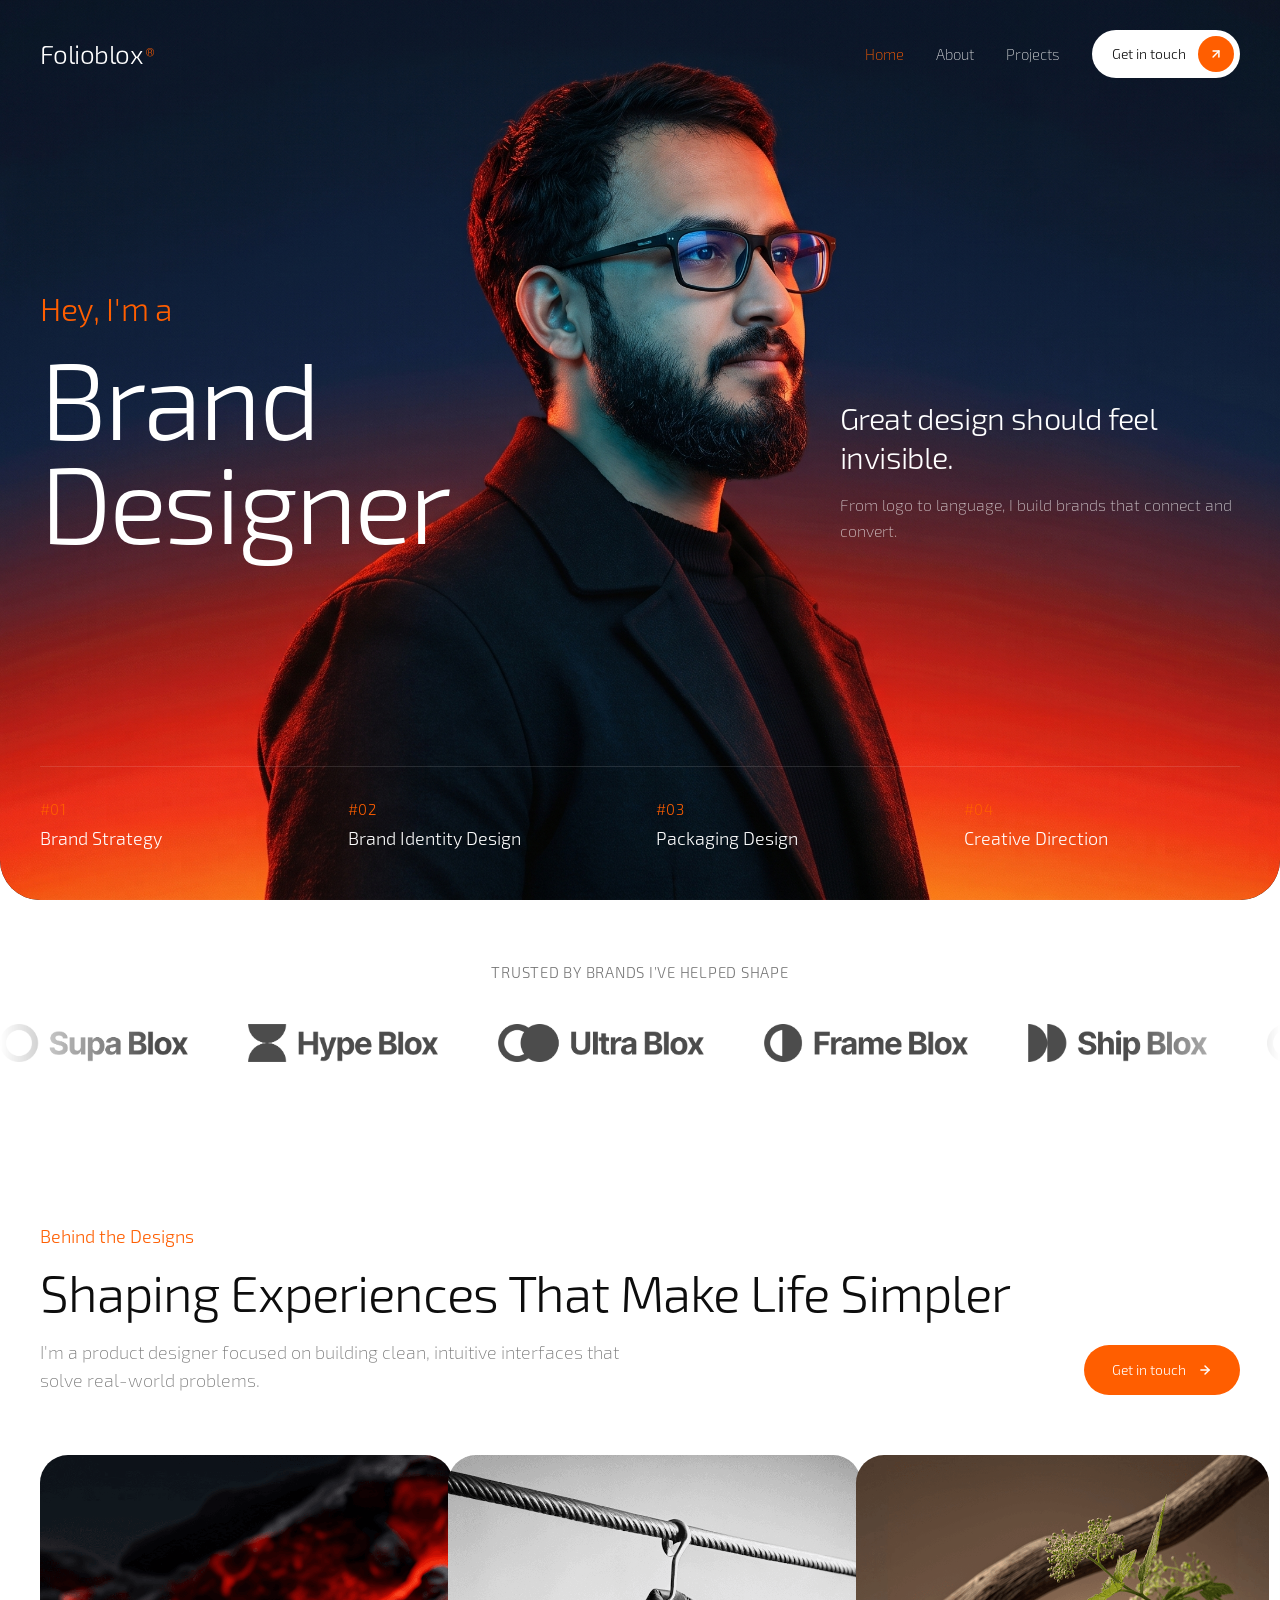
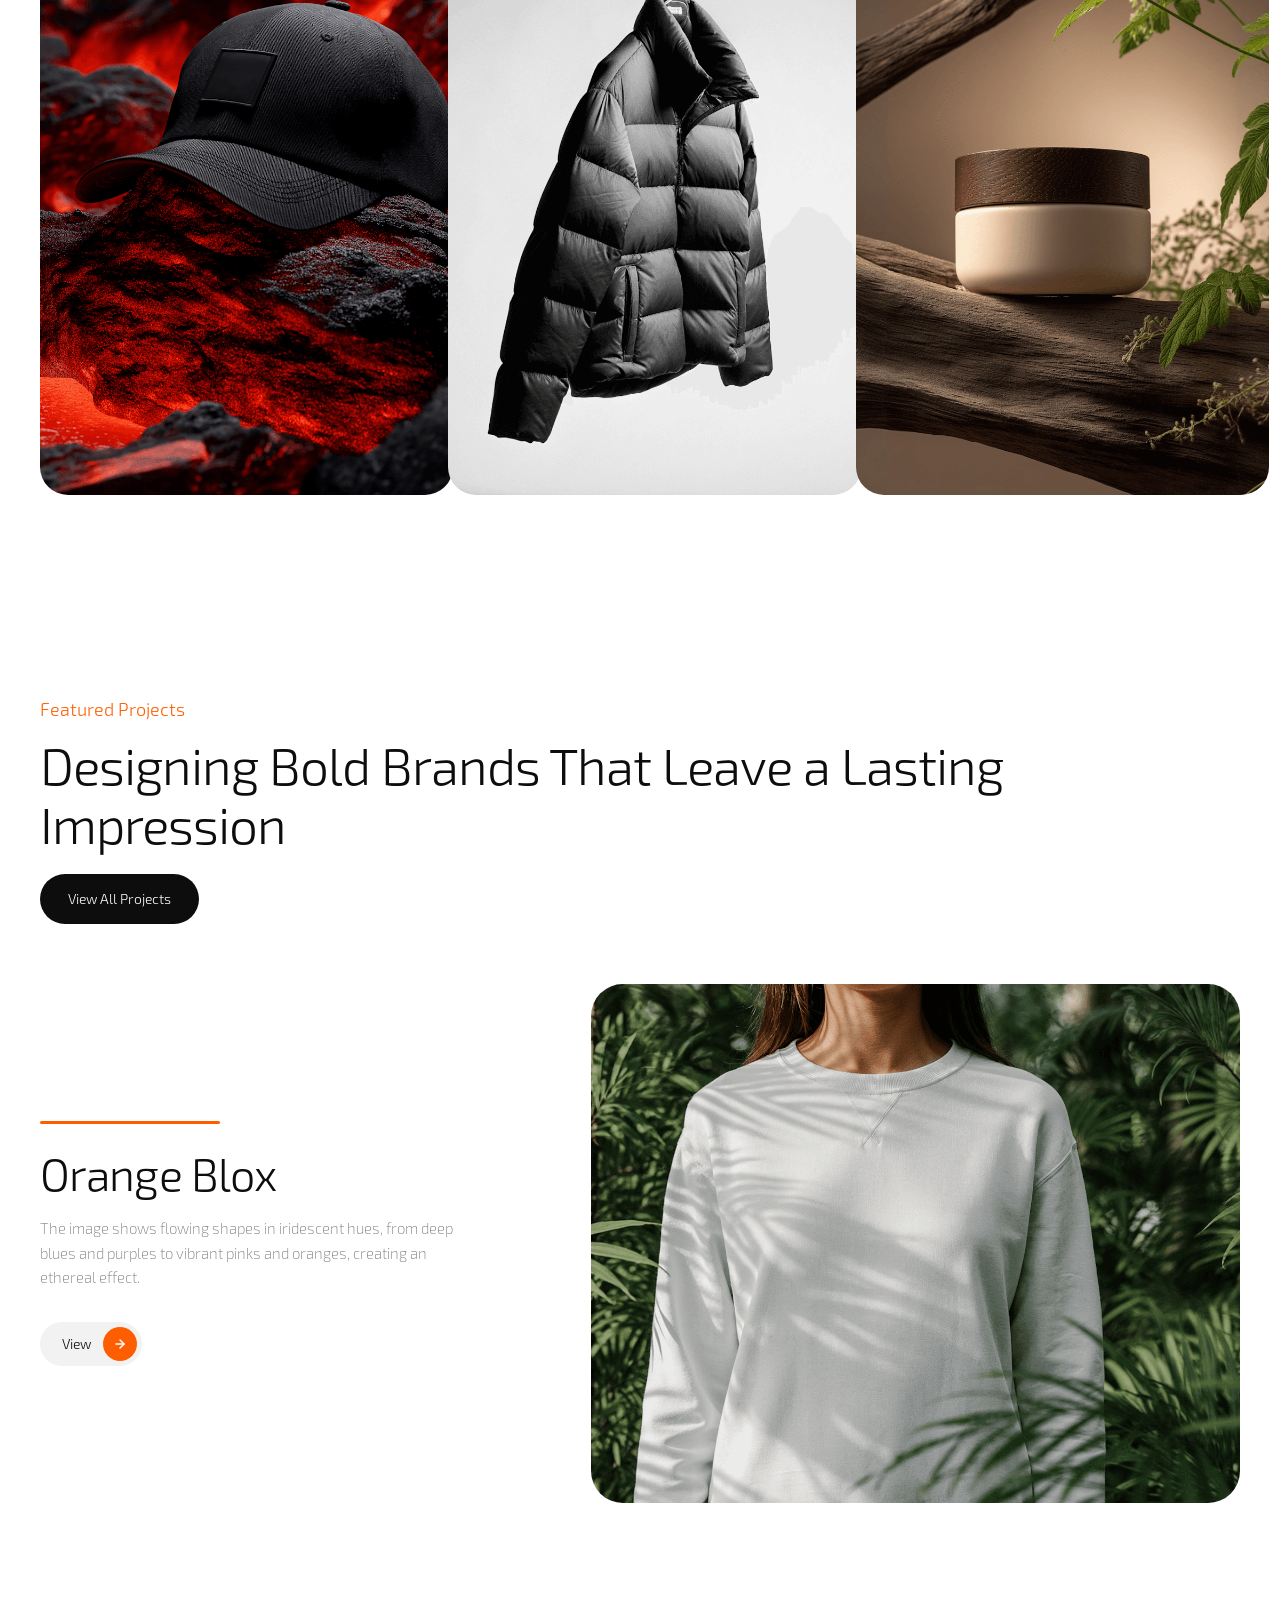
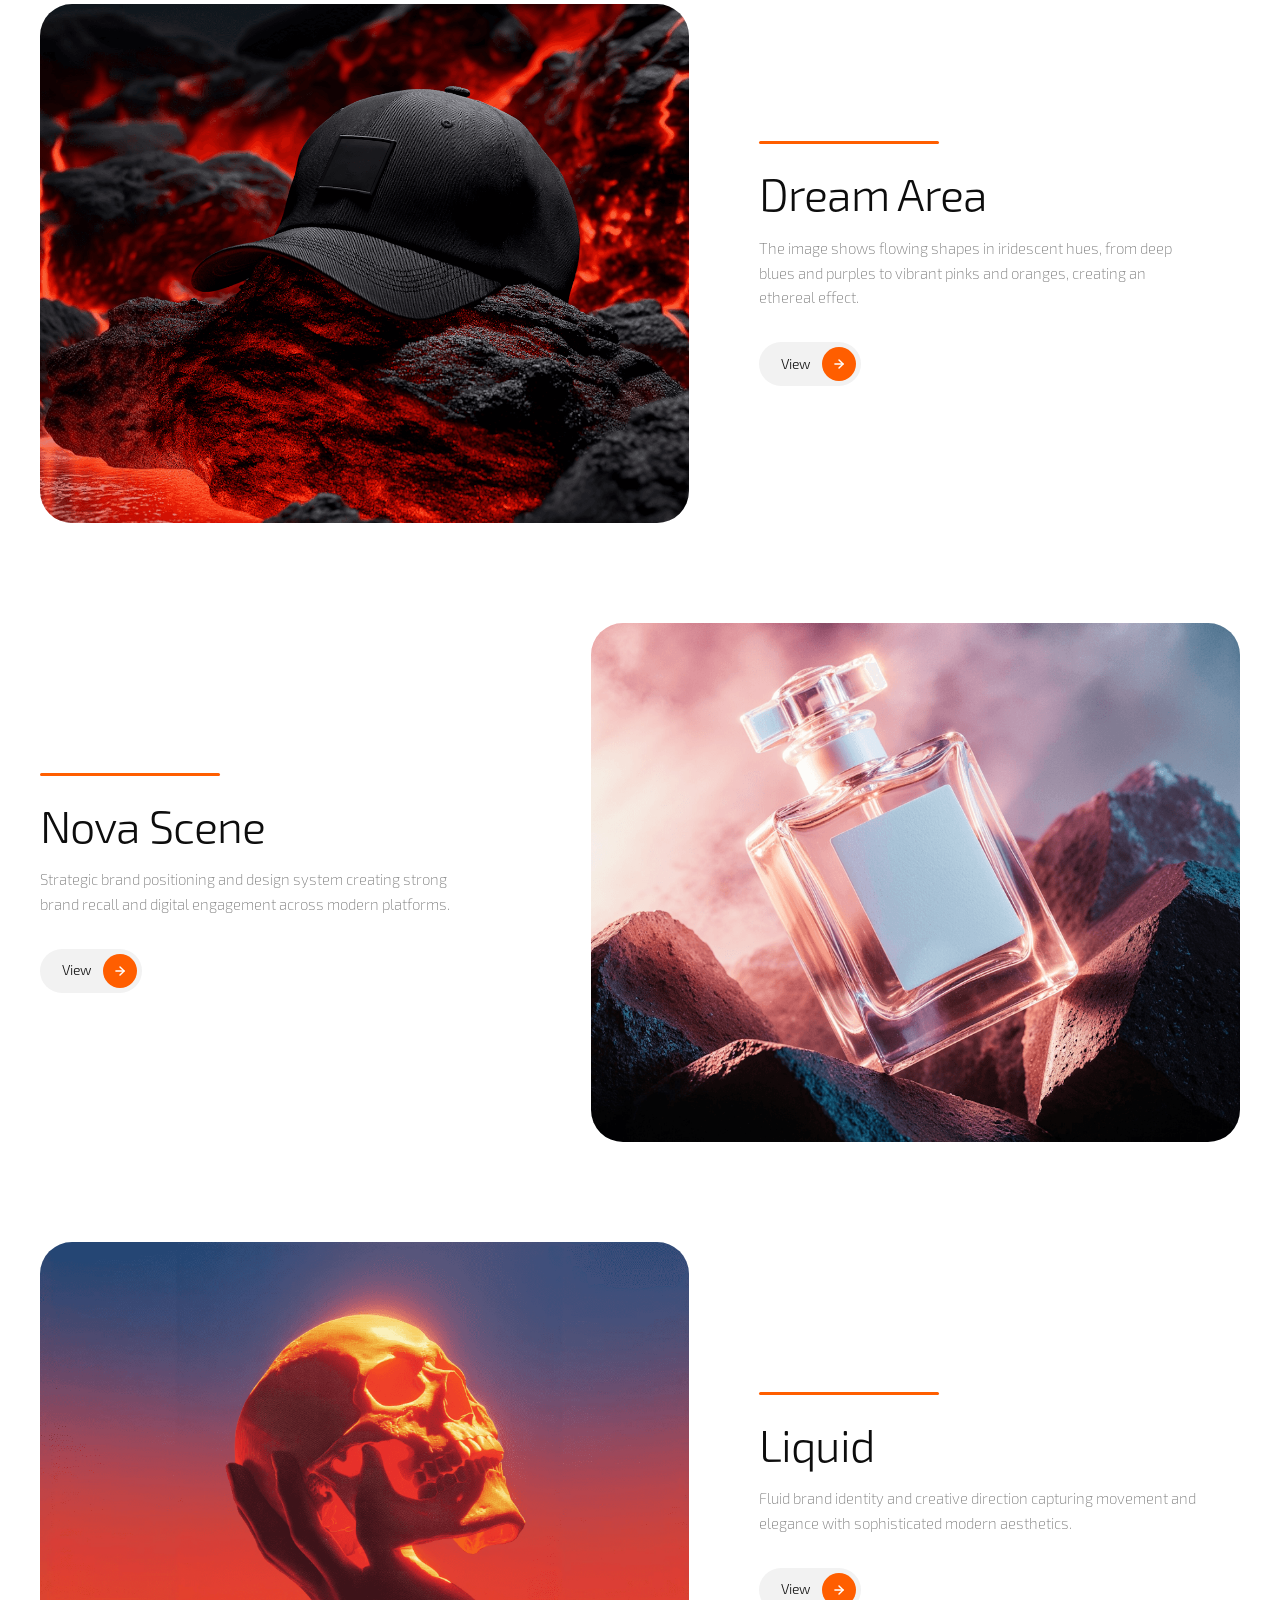
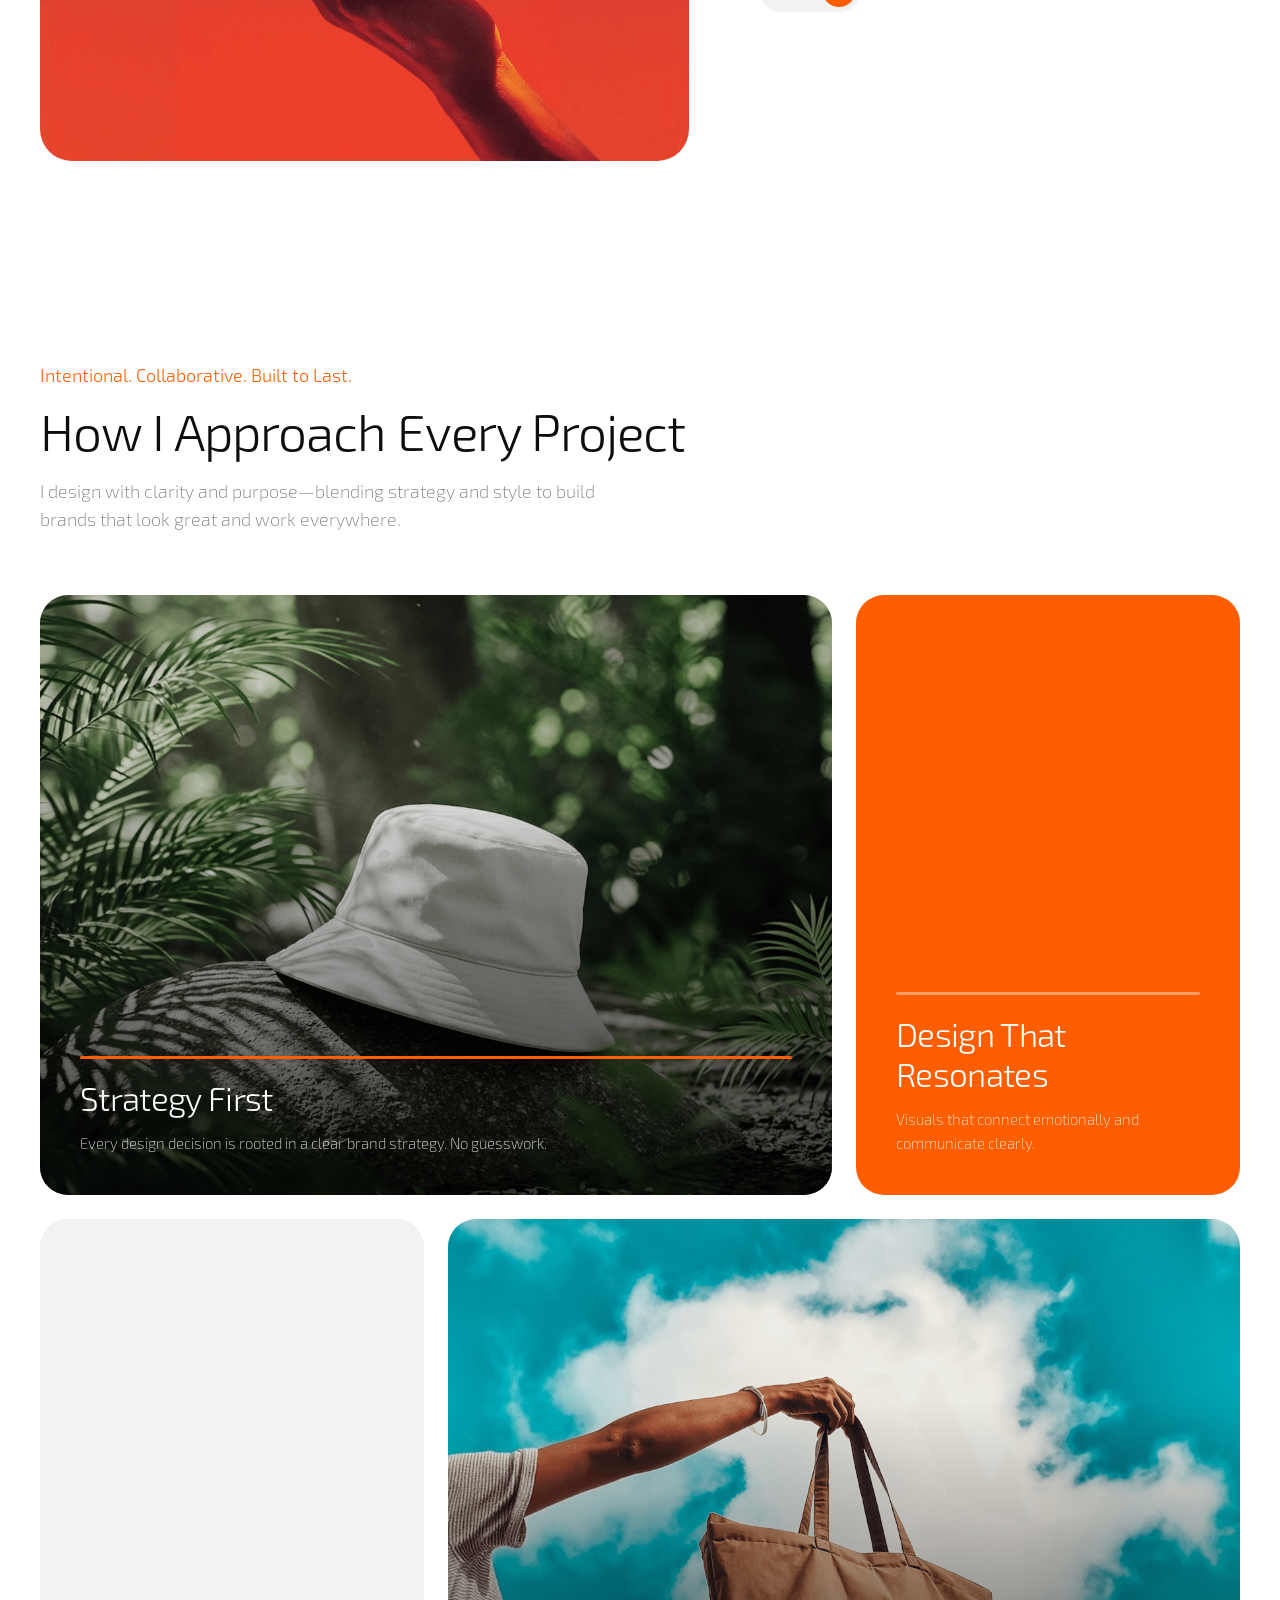
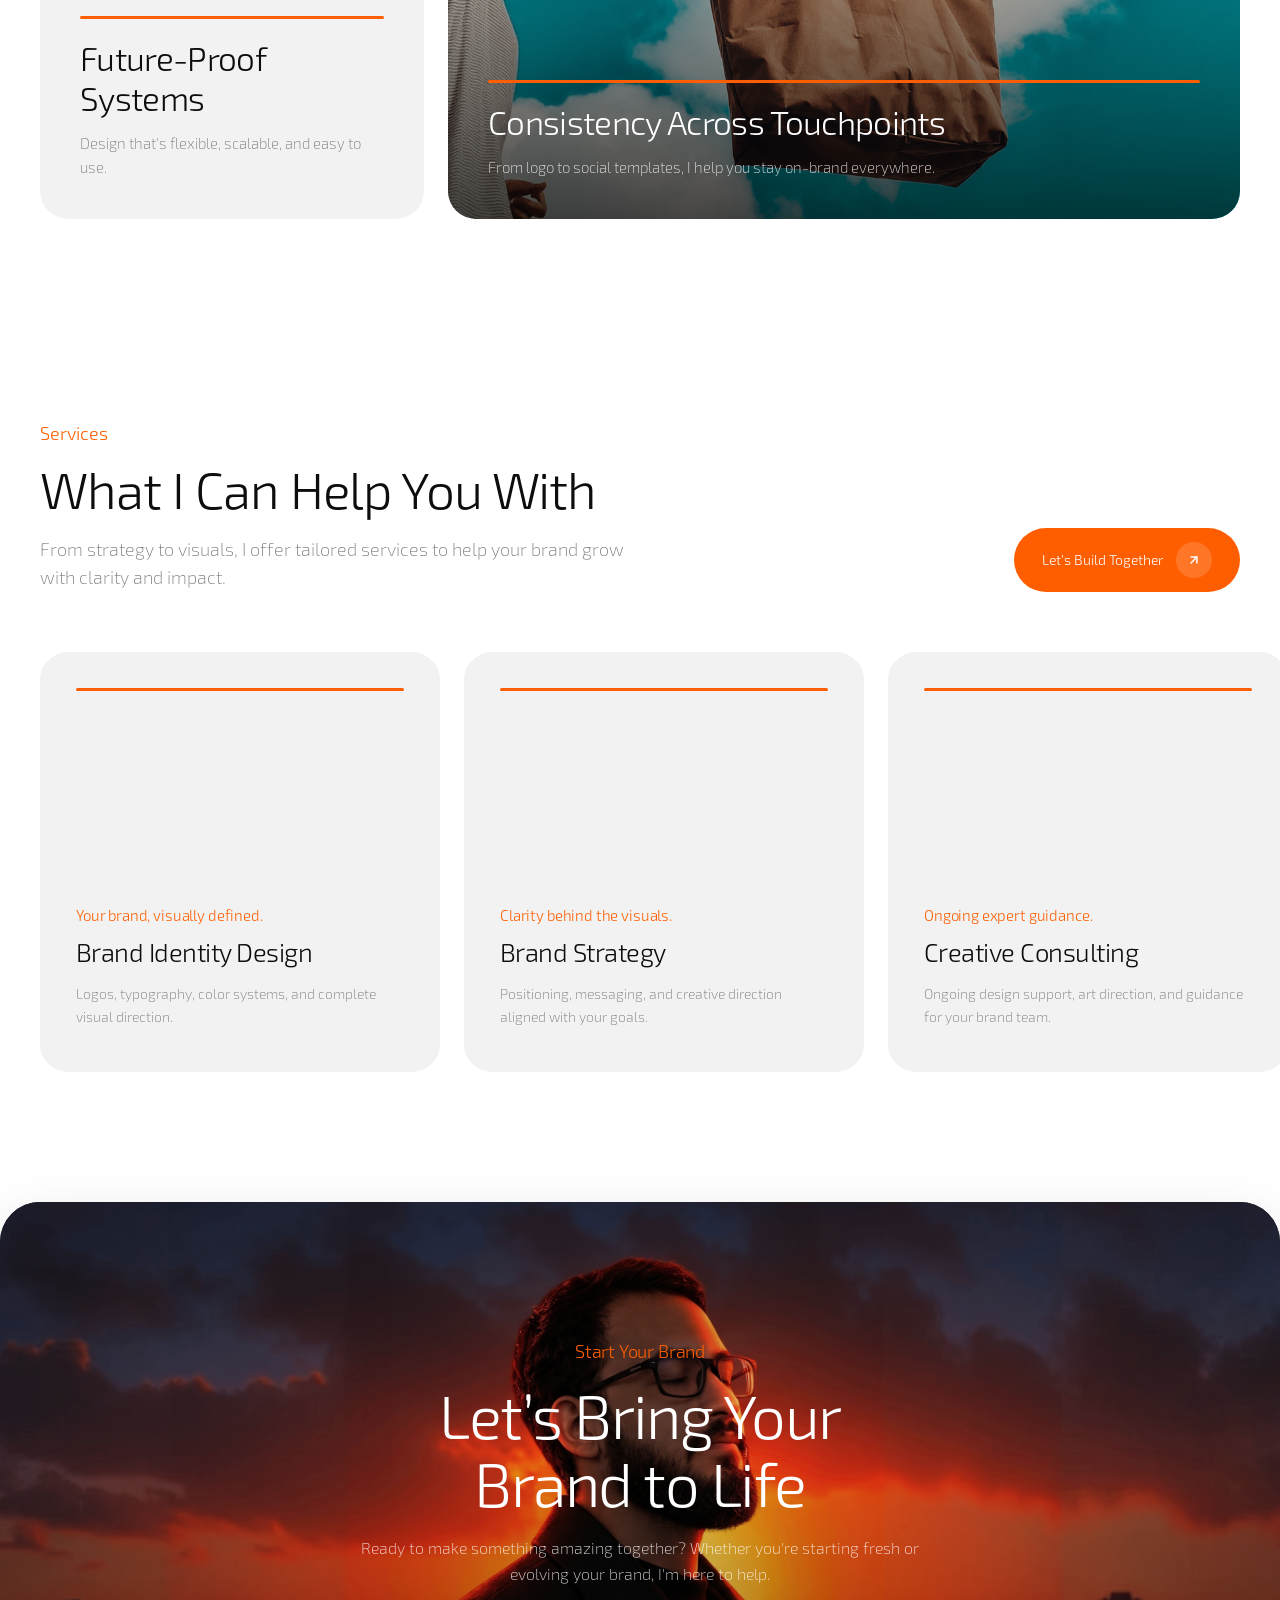
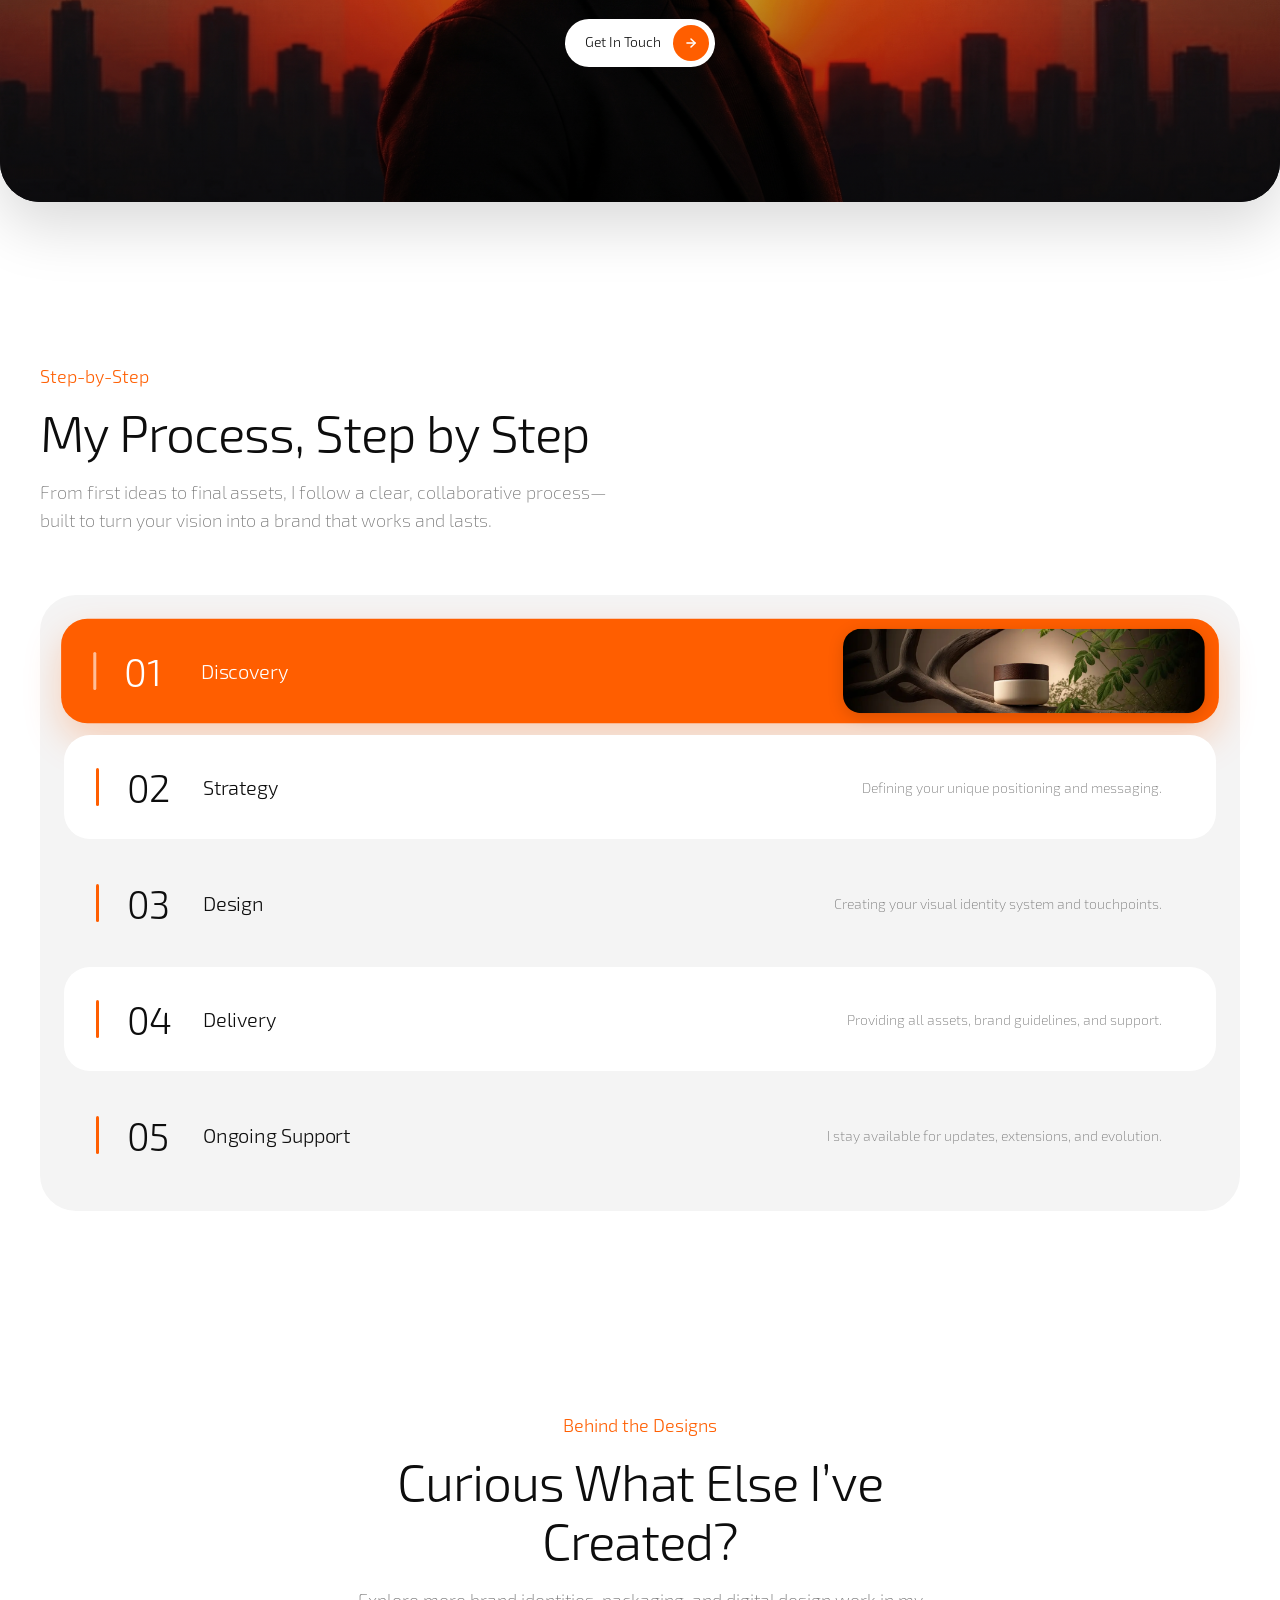
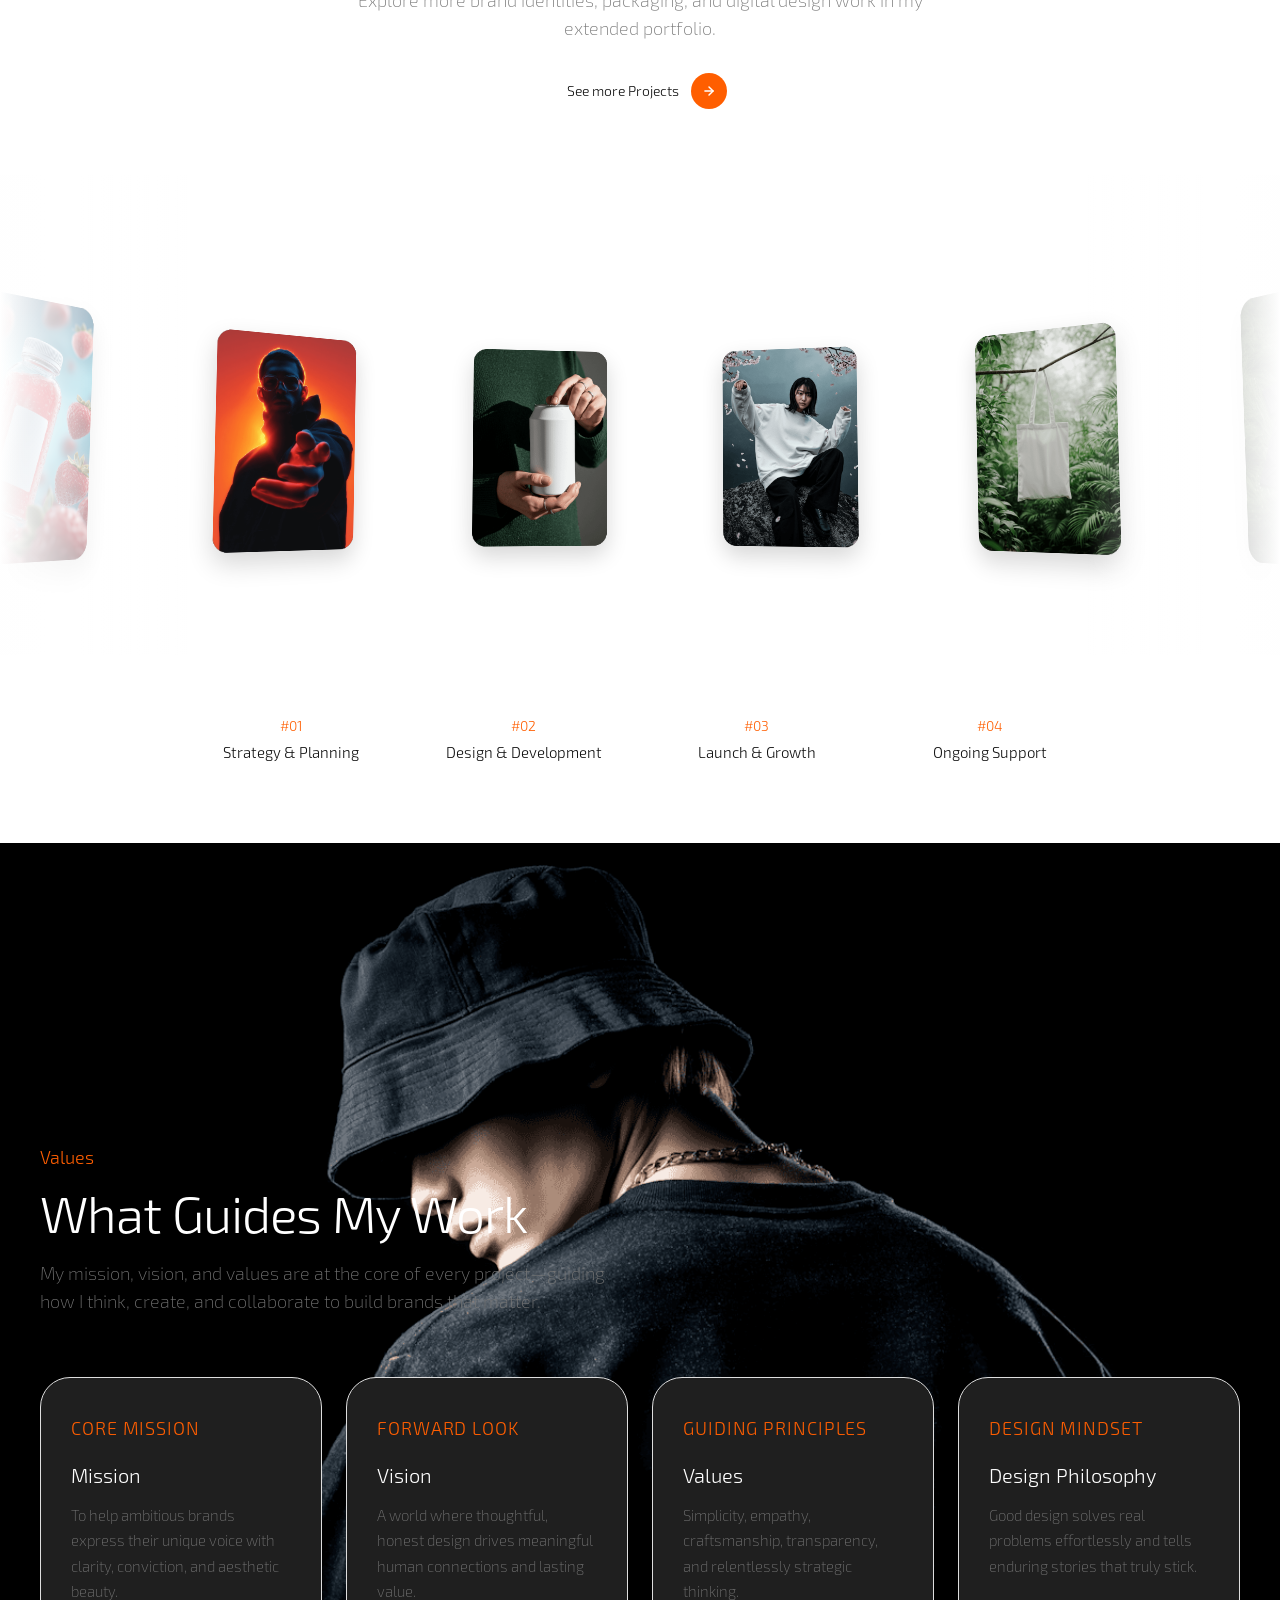
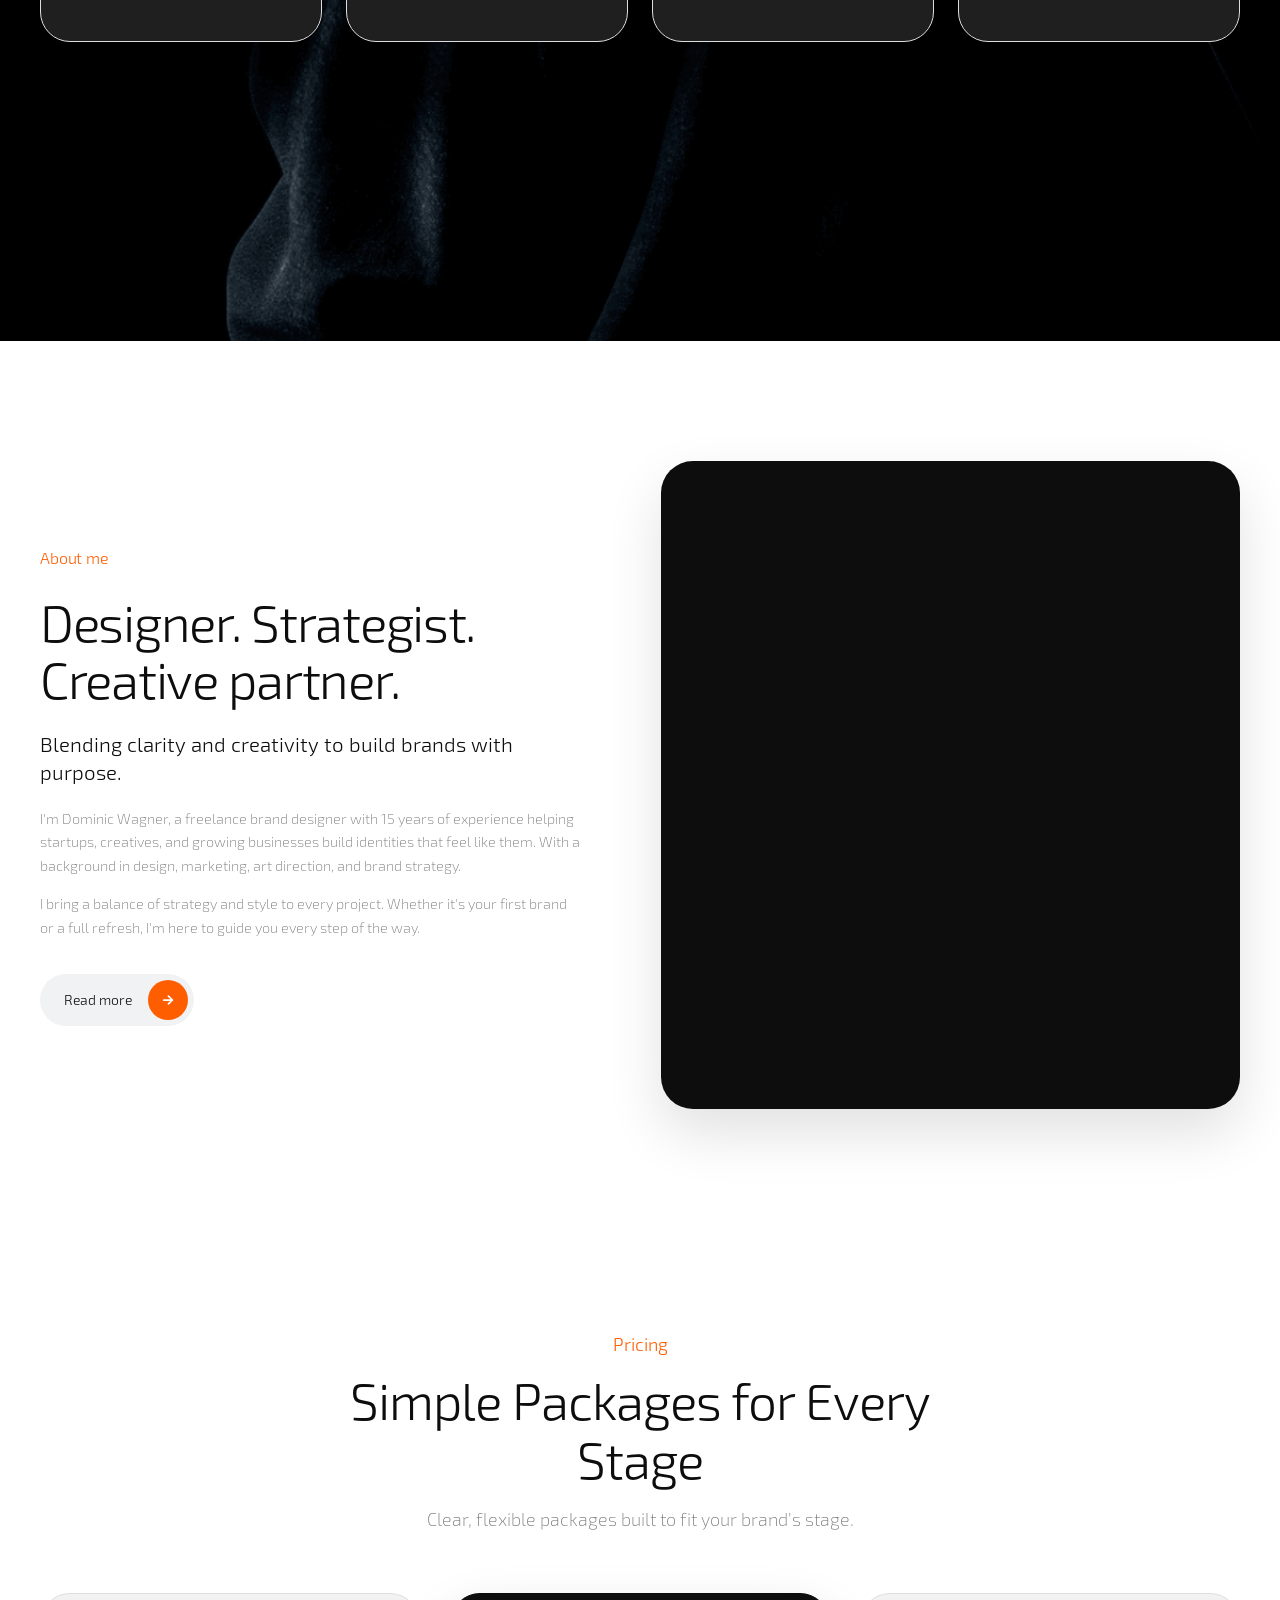
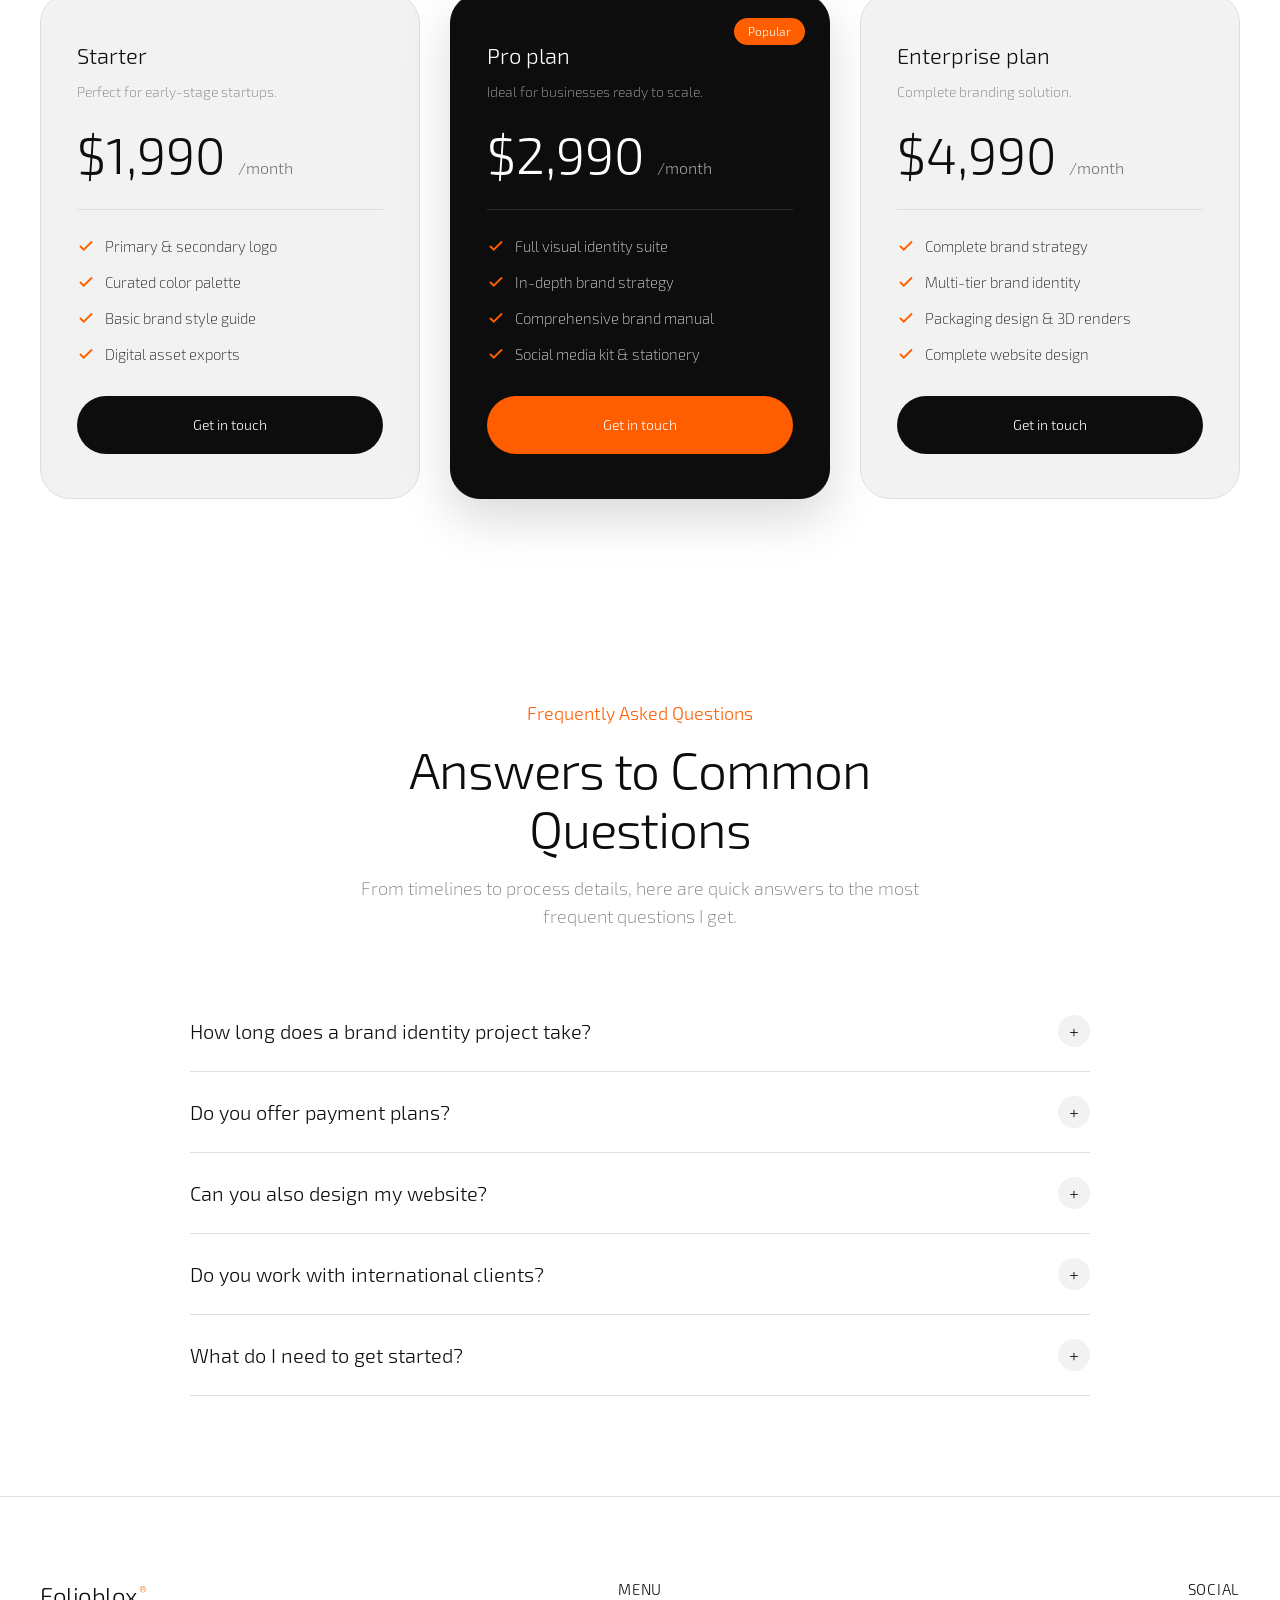
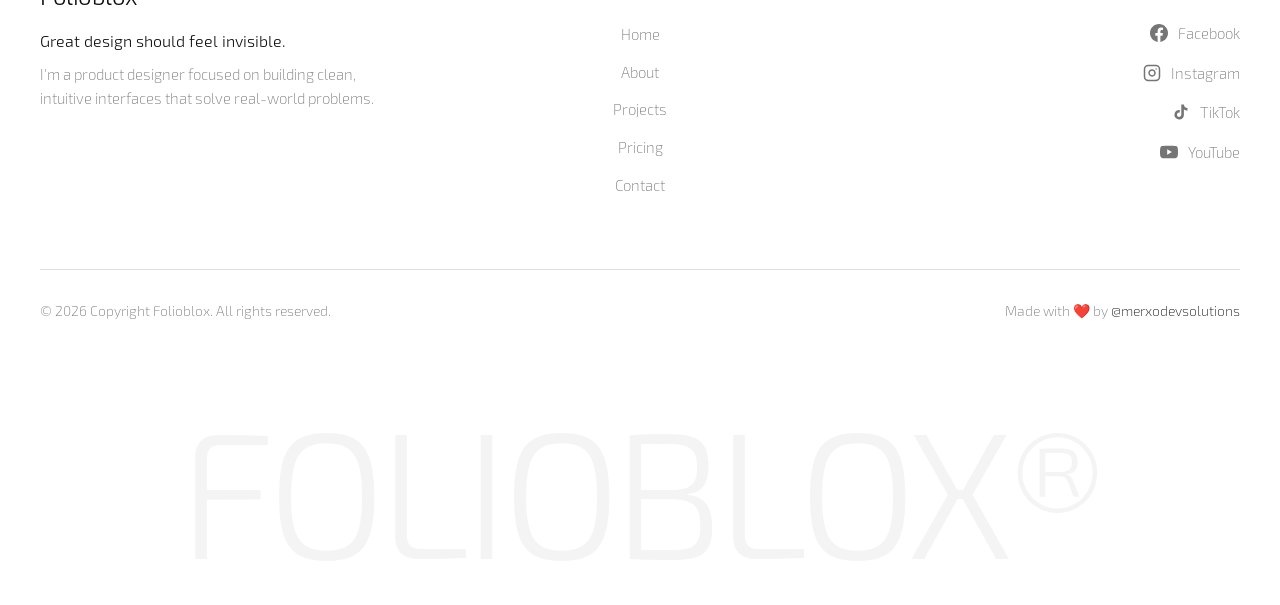
<file: index.html>
<!DOCTYPE html>
<html lang="en">
<head>
  <meta charset="utf-8">
  <meta name="viewport" content="width=device-width, initial-scale=1.0">
  <title>Folioblox - Portfolio Framer template</title>
  <meta name="description" content="Folioblox, a Framer template for creative portfolios, is ideal for personal portfolios, designers, freelancers, agencies, and photographers.">
  
  <link href="./public/images/icons/default-favicon-light.v1.png" rel="icon" media="(prefers-color-scheme: light)">
  <link href="./public/images/icons/default-favicon-dark.v1.png" rel="icon" media="(prefers-color-scheme: dark)">
  <link rel="apple-touch-icon" href="./public/images/icons/default-touch-icon.v3.png">
  
  <!-- Open Graph -->
  <meta property="og:type" content="website">
  <meta property="og:title" content="Folioblox - Portfolio Framer template">
  <meta property="og:description" content="Folioblox, a Framer template for creative portfolios, is ideal for personal portfolios, designers, freelancers, agencies, and photographers.">
  <meta property="og:url" content="/">
  
  <!-- Standard Clean Stylesheet -->
  <link rel="stylesheet" href="./public/css/style.css">
  <script src="./public/js/main.js" defer></script>
</head>
<body>

  <!-- ================= HEADER / NAVBAR ================= -->
  <header class="site-header">
    <div class="container">
      <div class="navbar-inner">
        <a href="index.html" class="brand-logo" aria-label="Folioblox Home">Folioblox<span>®</span></a>
        
        <nav class="nav-links" id="navMenu">
          <a href="index.html" class="nav-link active">Home</a>
          <a href="about.html" class="nav-link">About</a>
          <a href="projects.html" class="nav-link">Projects</a>
        </nav>
        
        <div class="nav-actions">
          <a href="contact.html" class="btn-nav-touch">
            <span>Get in touch</span>
            <span class="btn-icon-orange">
              <svg width="14" height="14" viewBox="0 0 24 24" fill="none" stroke="currentColor" stroke-width="2.5" stroke-linecap="round" stroke-linejoin="round">
                <line x1="7" y1="17" x2="17" y2="7"></line>
                <polyline points="7 7 17 7 17 17"></polyline>
              </svg>
            </span>
          </a>
          <button class="mobile-toggle" id="mobileToggle" aria-label="Toggle Navigation">&#9776;</button>
        </div>
      </div>
    </div>
  </header>

  <!-- ================= HERO SECTION ================= -->
  <section class="hero-canvas">
    <img class="hero-img-bg" src="./public/images/home/hero-bg.png" alt="Dominic Wagner - Brand Designer" loading="eager">
    <div class="hero-overlay"></div>
    
    <div class="container hero-content">
      <div class="hero-header-row reveal">
        <div class="hero-headline-wrap">
          <p class="hero-eyebrow">Hey, I'm a</p>
          <h1 class="hero-headline">Brand<br>Designer</h1>
        </div>
        <div class="hero-subtext-wrap">
          <h2 class="hero-subtext-heading">Great design should feel invisible.</h2>
          <p class="hero-subtext-desc">From logo to language, I build brands that connect and convert.</p>
        </div>
      </div>

      <div class="hero-features-grid reveal reveal-delay-2">
        <div class="feature-pill-item">
          <span class="feature-pill-number">#01</span>
          <span class="feature-pill-title">Brand Strategy</span>
        </div>
        <div class="feature-pill-item">
          <span class="feature-pill-number">#02</span>
          <span class="feature-pill-title">Brand Identity Design</span>
        </div>
        <div class="feature-pill-item">
          <span class="feature-pill-number">#03</span>
          <span class="feature-pill-title">Packaging Design</span>
        </div>
        <div class="feature-pill-item">
          <span class="feature-pill-number">#04</span>
          <span class="feature-pill-title">Creative Direction</span>
        </div>
      </div>
    </div>
  </section>

  <!-- ================= CLIENT LOGOS STRIP (INFINITE MARQUEE) ================= -->
  <section class="logos-section">
    <div class="container">
      <h2 class="logos-heading">Trusted by Brands I’ve Helped Shape</h2>
    </div>
    <div class="marquee-container">
      <div class="marquee-track">
        <!-- Set 1 -->
        <div class="logo-item"><img src="./public/images/hero/feature-badge-2.png" alt="Client Logo 1" width="160" height="32" loading="lazy"></div>
        <div class="logo-item"><img src="./public/images/hero/feature-badge-14.png" alt="Client Logo 2" width="160" height="32" loading="lazy"></div>
        <div class="logo-item"><img src="./public/images/hero/feature-badge-15.png" alt="Client Logo 3" width="160" height="32" loading="lazy"></div>
        <div class="logo-item"><img src="./public/images/hero/feature-badge-1.png" alt="Client Logo 4" width="160" height="32" loading="lazy"></div>
        <div class="logo-item"><img src="./public/images/hero/feature-badge-6.png" alt="Client Logo 5" width="160" height="32" loading="lazy"></div>
      
        
        <!-- Set 2 (for seamless infinite loop) -->
        <div class="logo-item"><img src="./public/images/hero/feature-badge-2.png" alt="Client Logo 1" width="160" height="32" loading="lazy"></div>
        <div class="logo-item"><img src="./public/images/hero/feature-badge-14.png" alt="Client Logo 2" width="160" height="32" loading="lazy"></div>
        <div class="logo-item"><img src="./public/images/hero/feature-badge-15.png" alt="Client Logo 3" width="160" height="32" loading="lazy"></div>
        <div class="logo-item"><img src="./public/images/hero/feature-badge-1.png" alt="Client Logo 4" width="160" height="32" loading="lazy"></div>
        <div class="logo-item"><img src="./public/images/hero/feature-badge-6.png" alt="Client Logo 5" width="160" height="32" loading="lazy"></div>
       
      
       
      </div>
    </div>
  </section>

  <!-- ================= BEHIND THE DESIGNS / BENTO SHOWCASE ================= -->
  <section class="bento-section">
    <div class="container">
      <div class="section-head section-head-flex reveal">
        <div>
          <span class="section-subtitle">Behind the Designs</span>
          <h2 class="section-title">Shaping Experiences That Make Life Simpler</h2>
          <p class="section-desc">I'm a product designer focused on building clean, intuitive interfaces that solve real-world problems.</p>
        </div>
        <a href="contact.html" class="btn btn-primary">Get in touch   <svg width="14" height="14" viewBox="0 0 24 24" fill="none" stroke="currentColor" stroke-width="2.5" stroke-linecap="round" stroke-linejoin="round">
                  <line x1="5" y1="12" x2="19" y2="12"></line>
                  <polyline points="12 5 19 12 12 19"></polyline>
                </svg></a>
      </div>

      <div class="behind-designs-grid">
        <div class="behind-designs-card reveal">
          <img src="./public/images/home/behind-designs-1.png" alt="Behind the Designs - Cap" loading="lazy">
        </div>
        <div class="behind-designs-card reveal reveal-delay-1">
          <img src="./public/images/home/behind-designs-2.png" alt="Behind the Designs - Jacket" loading="lazy">
        </div>
        <div class="behind-designs-card reveal reveal-delay-2">
          <img src="./public/images/home/behind-designs-3.png" alt="Behind the Designs - Jar" loading="lazy">
        </div>
      </div>
    </div>
  </section>

  <!-- ================= FEATURED PROJECTS ================= -->
  <section class="projects-section">
    <div class="container">
      <div class="section-head section-head-flex reveal">
        <div>
          <span class="section-subtitle">Featured Projects</span>
          <h2 class="section-title">Designing Bold Brands That Leave a Lasting Impression</h2>
        </div>
        <a href="projects.html" class="btn btn-dark">View All Projects</a>
      </div>

      <div class="featured-projects-list">
        <!-- Project 1: Orange Blox (Text Left, Image Right) -->
        <div class="featured-project-row reveal">
          <div class="featured-project-info">
            <div class="featured-project-line"></div>
            <h3 class="featured-project-title">Orange Blox</h3>
            <p class="featured-project-desc">The image shows flowing shapes in iridescent hues, from deep blues and purples to vibrant pinks and oranges, creating an ethereal effect.</p>
            <a href="projects/orange-blox.html" class="btn-project-view">
              <span>View</span>
              <span class="btn-project-circle">
                <svg width="14" height="14" viewBox="0 0 24 24" fill="none" stroke="currentColor" stroke-width="2.5" stroke-linecap="round" stroke-linejoin="round">
                  <line x1="5" y1="12" x2="19" y2="12"></line>
                  <polyline points="12 5 19 12 12 19"></polyline>
                </svg>
              </span>
            </a>
          </div>
          <a href="projects/orange-blox.html" class="featured-project-thumb" aria-label="View Orange Blox Project">
            <img src="./public/images/projects/orange-blox/orange-blox-cover.png" alt="Orange Blox" loading="lazy">
          </a>
        </div>

        <!-- Project 2: Dream Area (Image Left, Text Right) -->
        <div class="featured-project-row reverse reveal">
          <a href="projects/dream-area.html" class="featured-project-thumb" aria-label="View Dream Area Project">
            <img src="./public/images/projects/dream-area/dream-area-cover.png" alt="Dream Area" loading="lazy">
          </a>
          <div class="featured-project-info">
            <div class="featured-project-line"></div>
            <h3 class="featured-project-title">Dream Area</h3>
            <p class="featured-project-desc">The image shows flowing shapes in iridescent hues, from deep blues and purples to vibrant pinks and oranges, creating an ethereal effect.</p>
            <a href="projects/dream-area.html" class="btn-project-view">
              <span>View</span>
              <span class="btn-project-circle">
                <svg width="14" height="14" viewBox="0 0 24 24" fill="none" stroke="currentColor" stroke-width="2.5" stroke-linecap="round" stroke-linejoin="round">
                  <line x1="5" y1="12" x2="19" y2="12"></line>
                  <polyline points="12 5 19 12 12 19"></polyline>
                </svg>
              </span>
            </a>
          </div>
        </div>

        <!-- Project 3: Nova Scene (Text Left, Image Right) -->
        <div class="featured-project-row reveal">
          <div class="featured-project-info">
            <div class="featured-project-line"></div>
            <h3 class="featured-project-title">Nova Scene</h3>
            <p class="featured-project-desc">Strategic brand positioning and design system creating strong brand recall and digital engagement across modern platforms.</p>
            <a href="projects/nova-scene.html" class="btn-project-view">
              <span>View</span>
              <span class="btn-project-circle">
                <svg width="14" height="14" viewBox="0 0 24 24" fill="none" stroke="currentColor" stroke-width="2.5" stroke-linecap="round" stroke-linejoin="round">
                  <line x1="5" y1="12" x2="19" y2="12"></line>
                  <polyline points="12 5 19 12 12 19"></polyline>
                </svg>
              </span>
            </a>
          </div>
          <a href="projects/nova-scene.html" class="featured-project-thumb" aria-label="View Nova Scene Project">
            <img src="./public/images/projects/nova-scene/nova-scene-cover.png" alt="Nova Scene" loading="lazy">
          </a>
        </div>

        <!-- Project 4: Liquid (Image Left, Text Right) -->
        <div class="featured-project-row reverse reveal">
          <a href="projects/liquid.html" class="featured-project-thumb" aria-label="View Liquid Project">
            <img src="./public/images/projects/liquid/liquid-cover.png" alt="Liquid" loading="lazy">
          </a>
          <div class="featured-project-info">
            <div class="featured-project-line"></div>
            <h3 class="featured-project-title">Liquid</h3>
            <p class="featured-project-desc">Fluid brand identity and creative direction capturing movement and elegance with sophisticated modern aesthetics.</p>
            <a href="projects/liquid.html" class="btn-project-view">
              <span>View</span>
              <span class="btn-project-circle">
                <svg width="14" height="14" viewBox="0 0 24 24" fill="none" stroke="currentColor" stroke-width="2.5" stroke-linecap="round" stroke-linejoin="round">
                  <line x1="5" y1="12" x2="19" y2="12"></line>
                  <polyline points="12 5 19 12 12 19"></polyline>
                </svg>
              </span>
            </a>
          </div>
        </div>
      </div>
    </div>
  </section>

  <!-- ================= HOW I APPROACH EVERY PROJECT ================= -->
  <section class="section-padding">
    <div class="container">
      <div class="section-head reveal">
        <span class="section-subtitle">Intentional. Collaborative. Built to Last.</span>
        <h2 class="section-title">How I Approach Every Project</h2>
        <p class="section-desc">I design with clarity and purpose—blending strategy and style to build brands that look great and work everywhere.</p>
      </div>

      <div class="approach-grid">
        <!-- Card 1: Strategy First (Wide with Hat in Forest Image) -->
        <div class="approach-card card-wide has-bg reveal">
          <img class="approach-bg-img" src="./public/images/home/approach-strategy-first.png" alt="Strategy First - White Hat" loading="lazy">
          <div class="approach-overlay"></div>
          <div class="approach-content">
            <div class="approach-accent-line"></div>
            <h3 class="approach-title">Strategy First</h3>
            <p class="approach-desc">Every design decision is rooted in a clear brand strategy. No guesswork.</p>
          </div>
        </div>

        <!-- Card 2: Design That Resonates (Narrow Solid Orange) -->
        <div class="approach-card card-narrow is-orange reveal reveal-delay-1">
          <div class="approach-content">
            <div class="approach-accent-line light"></div>
            <h3 class="approach-title">Design That Resonates</h3>
            <p class="approach-desc">Visuals that connect emotionally and communicate clearly.</p>
          </div>
        </div>

        <!-- Card 3: Future-Proof Systems (Narrow Light Gray) -->
        <div class="approach-card card-narrow is-gray reveal">
          <div class="approach-content">
            <div class="approach-accent-line"></div>
            <h3 class="approach-title text-dark">Future-Proof Systems</h3>
            <p class="approach-desc text-muted">Design that’s flexible, scalable, and easy to use.</p>
          </div>
        </div>

        <!-- Card 4: Consistency Across Touchpoints (Wide with Tote Bag in Sky Image) -->
        <div class="approach-card card-wide has-bg reveal reveal-delay-1">
          <img class="approach-bg-img" src="./public/images/home/approach-consistency.png" alt="Consistency Across Touchpoints - Tote Bag" loading="lazy">
          <div class="approach-overlay"></div>
          <div class="approach-content">
            <div class="approach-accent-line"></div>
            <h3 class="approach-title">Consistency Across Touchpoints</h3>
            <p class="approach-desc">From logo to social templates, I help you stay on-brand everywhere.</p>
          </div>
        </div>
      </div>
    </div>
  </section>

  <!-- ================= SERVICES SECTION ================= -->
  <section class="services-section">
    <div class="container">
      <div class="section-head section-head-flex reveal">
        <div>
          <span class="section-subtitle">Services</span>
          <h2 class="section-title">What I Can Help You With</h2>
          <p class="section-desc">From strategy to visuals, I offer tailored services to help your brand grow with clarity and impact.</p>
        </div>
        <a href="contact.html" class="btn btn-primary">
          <span>Let’s Build Together</span>
          <span class="btn-icon-circle">
            <svg width="14" height="14" viewBox="0 0 24 24" fill="none" stroke="currentColor" stroke-width="2.5" stroke-linecap="round" stroke-linejoin="round">
              <line x1="7" y1="17" x2="17" y2="7"></line>
              <polyline points="7 7 17 7 17 17"></polyline>
            </svg>
          </span>
        </a>
      </div>

      <div class="services-grid">
        <!-- Service 1 -->
        <div class="service-card reveal">
          <div class="service-accent-line"></div>
          <div class="service-bottom-content">
            <p class="service-subtitle">Your brand, visually defined.</p>
            <h3 class="service-title">Brand Identity Design</h3>
            <p class="service-desc">Logos, typography, color systems, and complete visual direction.</p>
          </div>
        </div>

        <!-- Service 2 -->
        <div class="service-card reveal reveal-delay-1">
          <div class="service-accent-line"></div>
          <div class="service-bottom-content">
            <p class="service-subtitle">Clarity behind the visuals.</p>
            <h3 class="service-title">Brand Strategy</h3>
            <p class="service-desc">Positioning, messaging, and creative direction aligned with your goals.</p>
          </div>
        </div>

        <!-- Service 3 -->
        <div class="service-card reveal reveal-delay-2">
          <div class="service-accent-line"></div>
          <div class="service-bottom-content">
            <p class="service-subtitle">Ongoing expert guidance.</p>
            <h3 class="service-title">Creative Consulting</h3>
            <p class="service-desc">Ongoing design support, art direction, and guidance for your brand team.</p>
          </div>
        </div>
      </div>
    </div>
  </section>

  <!-- ================= CTA BANNER (SUNSET) ================= -->
  <section class="container cta-sunset-section">
    <div class="cta-sunset-banner reveal">
      <img src="./public/images/home/cta-banner-sunset.png" alt="Let's Bring Your Brand to Life" class="cta-sunset-bg" loading="lazy">
      <div class="cta-sunset-overlay"></div>
      <div class="cta-sunset-content">
        <span class="cta-sunset-subtitle">Start Your Brand</span>
        <h2 class="cta-sunset-title">Let’s Bring Your<br>Brand to Life</h2>
        <p class="cta-sunset-desc">Ready to make something amazing together? Whether you're starting fresh or evolving your brand, I'm here to help.</p>
        <a href="contact.html" class="btn-nav-touch">
          <span>Get In Touch</span>
          <span class="btn-icon-orange">
            <svg width="14" height="14" viewBox="0 0 24 24" fill="none" stroke="currentColor" stroke-width="2.5" stroke-linecap="round" stroke-linejoin="round">
              <line x1="5" y1="12" x2="19" y2="12"></line>
              <polyline points="12 5 19 12 12 19"></polyline>
            </svg>
          </span>
        </a>
      </div>
    </div>
  </section>

  <!-- ================= STEP-BY-STEP PROCESS ================= -->
  <section class="process-section-wrap">
    <div class="container">
      <div class="section-head reveal">
        <span class="section-subtitle">Step-by-Step</span>
        <h2 class="section-title">My Process, Step by Step</h2>
        <p class="section-desc">From first ideas to final assets, I follow a clear, collaborative process—built to turn your vision into a brand that works and lasts.</p>
      </div>

      <div class="process-list-container reveal">
        <!-- Step 01 -->
        <div class="process-row active" data-step="1">
          <div class="process-left">
            <span class="process-bar"></span>
            <span class="process-num">01</span>
            <h3 class="process-title">Discovery</h3>
          </div>
          <p class="process-desc">Understanding your vision, audience, and goals.</p>
          <div class="process-media">
            <img src="./public/images/hero/feature-badge-8.webp" alt="Discovery Process" loading="lazy">
          </div>
        </div>

        <!-- Step 02 -->
        <div class="process-row" data-step="2">
          <div class="process-left">
            <span class="process-bar"></span>
            <span class="process-num">02</span>
            <h3 class="process-title">Strategy</h3>
          </div>
          <p class="process-desc">Defining your unique positioning and messaging.</p>
          <div class="process-media">
            <img src="./public/images/hero/feature-badge-11.png" alt="Strategy Process" loading="lazy">
          </div>
        </div>

        <!-- Step 03 -->
        <div class="process-row" data-step="3">
          <div class="process-left">
            <span class="process-bar"></span>
            <span class="process-num">03</span>
            <h3 class="process-title">Design</h3>
          </div>
          <p class="process-desc">Creating your visual identity system and touchpoints.</p>
          <div class="process-media">
            <img src="./public/images/hero/feature-badge-5.png" alt="Design Process" loading="lazy">
          </div>
        </div>

        <!-- Step 04 -->
        <div class="process-row" data-step="4">
          <div class="process-left">
            <span class="process-bar"></span>
            <span class="process-num">04</span>
            <h3 class="process-title">Delivery</h3>
          </div>
          <p class="process-desc">Providing all assets, brand guidelines, and support.</p>
          <div class="process-media">
            <img src="./public/images/hero/feature-badge-20.png" alt="Delivery Process" loading="lazy">
          </div>
        </div>

        <!-- Step 05 -->
        <div class="process-row" data-step="5">
          <div class="process-left">
            <span class="process-bar"></span>
            <span class="process-num">05</span>
            <h3 class="process-title">Ongoing Support</h3>
          </div>
          <p class="process-desc">I stay available for updates, extensions, and evolution.</p>
          <div class="process-media">
            <img src="./public/images/hero/feature-badge-21.png" alt="Ongoing Support Process" loading="lazy">
          </div>
        </div>
      </div>
    </div>
  </section>

  <!-- ================= 3D CURVED CAROUSEL SHOWCASE (SCREENSHOT MATCH) ================= -->
  <section class="showcase-3d-section">
    <div class="container">
      <div class="section-head section-head-centered reveal">
        <span class="section-subtitle">Behind the Designs</span>
        <h2 class="section-title">Curious What Else I’ve<br>Created?</h2>
        <p class="section-desc mx-auto">Explore more brand identities, packaging, and digital design work in my extended portfolio.</p>
        <div class="showcase-btn-wrap">
          <a href="projects.html" class="btn-nav-touch">
            <span>See more Projects</span>
            <span class="btn-icon-orange">
              <svg width="14" height="14" viewBox="0 0 24 24" fill="none" stroke="currentColor" stroke-width="2.5" stroke-linecap="round" stroke-linejoin="round">
                <line x1="5" y1="12" x2="19" y2="12"></line>
                <polyline points="12 5 19 12 12 19"></polyline>
              </svg>
            </span>
          </a>
        </div>
      </div>
    </div>

    <!-- 3D Curved Arc Gallery Viewport (Exact Screenshot Layout) -->
    <div class="fan-3d-viewport" id="fan3dViewport">
      <div class="fan-3d-vignette-left"></div>
      <div class="fan-3d-vignette-right"></div>
      <div class="fan-3d-track" id="fan3dTrack">
        <!-- 1: Strawberry Smoothie (from screenshot) -->
        <div class="fan-card">
          <img src="./public/images/home/fan-3.png" alt="Strawberry Smoothie Design" loading="lazy">
        </div>
        <!-- 2: Volcanic Lava Dropper Bottle (from screenshot) -->
        <div class="fan-card">
          <img src="./public/images/home/fan-1.png" alt="Lava Rock Dropper Bottle" loading="lazy">
        </div>
        <!-- 3: Perfume Bottle in Mist (from screenshot) -->
        <div class="fan-card">
          <img src="./public/images/home/fan-9.png" alt="Perfume Bottle Design" loading="lazy">
        </div>
        <!-- 4: Orange Puffer Jacket (from screenshot) -->
        <div class="fan-card">
          <img src="./public/images/home/fan-10.png" alt="Orange Winter Jacket" loading="lazy">
        </div>
        <!-- 5: Center Black Hoodie (from screenshot) -->
        <div class="fan-card">
          <img src="./public/images/home/fan-8.png" alt="Black Hoodie Apparel" loading="lazy">
        </div>
        <!-- 6: Glowing Hands Man (from screenshot) -->
        <div class="fan-card">
          <img src="./public/images/home/fan-6.png" alt="Glowing Art Visual" loading="lazy">
        </div>
        <!-- 7: Lemonade Drink (from screenshot) -->
        <div class="fan-card">
          <img src="./public/images/home/fan-4.png" alt="Lemonade Cup Drink" loading="lazy">
        </div>
        <!-- 8: Apparel in Grass (from screenshot) -->
        <div class="fan-card">
          <img src="./public/images/home/fan-2.png" alt="Apparel Design" loading="lazy">
        </div>
        <!-- 9: Tote Bag in Jungle -->
        <div class="fan-card">
          <img src="./public/images/home/fan-5.png" alt="Tote Bag Design" loading="lazy">
        </div>
        <!-- 10: Girl in Oversized White Sweater -->
        <div class="fan-card">
          <img src="./public/images/home/fan-7.png" alt="Fashion Editorial" loading="lazy">
        </div>
        <!-- 11: Drink Can in Hands -->
        <div class="fan-card">
          <img src="./public/images/home/fan-11.png" alt="Beverage Packaging" loading="lazy">
        </div>
        <!-- 12: Golden Head Art Sculpture -->
        <div class="fan-card">
          <img src="./public/images/home/more-work-golden-head.png" alt="Art Sculpture" loading="lazy">
        </div>
      </div>
    </div>

    <!-- 4 Sub-Pillars underneath matching screenshot -->
    <div class="container">
      <div class="showcase-pillars-grid reveal">
        <div class="showcase-pillar-item">
          <span class="pillar-num">#01</span>
          <h4 class="pillar-title">Strategy &amp; Planning</h4>
        </div>
        <div class="showcase-pillar-item">
          <span class="pillar-num">#02</span>
          <h4 class="pillar-title">Design &amp; Development</h4>
        </div>
        <div class="showcase-pillar-item">
          <span class="pillar-num">#03</span>
          <h4 class="pillar-title">Launch &amp; Growth</h4>
        </div>
        <div class="showcase-pillar-item">
          <span class="pillar-num">#04</span>
          <h4 class="pillar-title">Ongoing Support</h4>
        </div>
      </div>
    </div>
  </section>

  <!-- ================= VALUES SECTION ================= -->
  <section class="values-section">
    <div class="container">
      <div class="section-head reveal">
        <span class="section-subtitle">Values</span>
        <h2 class="values-section-title">What Guides My Work</h2>
        <p class="section-desc">My mission, vision, and values are at the core of every project—guiding how I think, create, and collaborate to build brands that matter.</p>
      </div>

      <div class="values-grid">
        <div class="value-card reveal">
          <p class="value-label">Core Mission</p>
          <h3 class="value-title">Mission</h3>
          <p class="value-desc">To help ambitious brands express their unique voice with clarity, conviction, and aesthetic beauty.</p>
        </div>

        <div class="value-card reveal reveal-delay-1">
          <p class="value-label">Forward Look</p>
          <h3 class="value-title">Vision</h3>
          <p class="value-desc">A world where thoughtful, honest design drives meaningful human connections and lasting value.</p>
        </div>

        <div class="value-card reveal reveal-delay-2">
          <p class="value-label">Guiding Principles</p>
          <h3 class="value-title">Values</h3>
          <p class="value-desc">Simplicity, empathy, craftsmanship, transparency, and relentlessly strategic thinking.</p>
        </div>

        <div class="value-card reveal reveal-delay-3">
          <p class="value-label">Design Mindset</p>
          <h3 class="value-title">Design Philosophy</h3>
          <p class="value-desc">Good design solves real problems effortlessly and tells enduring stories that truly stick.</p>
        </div>
      </div>
    </div>
  </section>

  <!-- ================= ABOUT ME SECTION ================= -->
  <section class="about-section" id="about">
    <div class="container">
      <div class="about-grid">
        <div class="about-content reveal">
          <span class="about-badge">About me</span>
          <h2 class="about-heading">Designer. Strategist.<br>Creative partner.</h2>
          <p class="about-tagline">Blending clarity and creativity to build brands with purpose.</p>
          <div class="about-bio">
            <p>I'm Dominic Wagner, a freelance brand designer with 15 years of experience helping startups, creatives, and growing businesses build identities that feel like them. With a background in design, marketing, art direction, and brand strategy.</p>
            <p>I bring a balance of strategy and style to every project. Whether it's your first brand or a full refresh, I'm here to guide you every step of the way.</p>
          </div>
          <a href="about.html" class="about-btn-pill">
            <span>Read more</span>
            <span class="about-btn-circle">
              <svg width="14" height="14" viewBox="0 0 16 16" fill="none">
                <path d="M3 8H13M13 8L8.5 3.5M13 8L8.5 12.5" stroke="currentColor" stroke-width="2" stroke-linecap="round" stroke-linejoin="round"/>
              </svg>
            </span>
          </a>
        </div>
        <div class="about-media reveal reveal-delay-1">
          <div class="about-video-card">
            <video class="about-video-player" autoplay loop muted playsinline>
              <source src="./public/videos/live-video-1.mp4" type="video/mp4">
            </video>
          </div>
        </div>
      </div>
    </div>
  </section>

  <!-- ================= PRICING SECTION ================= -->
  <section class="pricing-section" id="pricing">
    <div class="container">
      <div class="section-head section-head-centered reveal">
        <span class="section-subtitle">Pricing</span>
        <h2 class="section-title">Simple Packages for Every Stage</h2>
        <p class="section-desc mx-auto">Clear, flexible packages built to fit your brand’s stage.</p>
      </div>

      <div class="pricing-grid">
        <!-- Starter Plan -->
        <div class="pricing-card reveal">
          <div>
            <div class="pricing-header">
              <h3>Starter</h3>
              <p class="pricing-desc">Perfect for early-stage startups.</p>
            </div>
            <div class="pricing-amount">
              $1,990 <span>/month</span>
            </div>
            <div class="pricing-features">
              <div class="pricing-feature-item">
                <svg width="18" height="18" viewBox="0 0 24 24" fill="none" stroke="currentColor" stroke-width="2.5"><polyline points="20 6 9 17 4 12"></polyline></svg>
                <span>Primary &amp; secondary logo</span>
              </div>
              <div class="pricing-feature-item">
                <svg width="18" height="18" viewBox="0 0 24 24" fill="none" stroke="currentColor" stroke-width="2.5"><polyline points="20 6 9 17 4 12"></polyline></svg>
                <span>Curated color palette</span>
              </div>
              <div class="pricing-feature-item">
                <svg width="18" height="18" viewBox="0 0 24 24" fill="none" stroke="currentColor" stroke-width="2.5"><polyline points="20 6 9 17 4 12"></polyline></svg>
                <span>Basic brand style guide</span>
              </div>
              <div class="pricing-feature-item">
                <svg width="18" height="18" viewBox="0 0 24 24" fill="none" stroke="currentColor" stroke-width="2.5"><polyline points="20 6 9 17 4 12"></polyline></svg>
                <span>Digital asset exports</span>
              </div>
            </div>
          </div>
          <a href="contact.html" class="btn btn-dark btn-block">Get in touch</a>
        </div>

        <!-- Pro Plan (Popular) -->
        <div class="pricing-card popular reveal reveal-delay-1">
          <span class="popular-badge">Popular</span>
          <div>
            <div class="pricing-header">
              <h3>Pro plan</h3>
              <p class="pricing-desc">Ideal for businesses ready to scale.</p>
            </div>
            <div class="pricing-amount">
              $2,990 <span>/month</span>
            </div>
            <div class="pricing-features">
              <div class="pricing-feature-item">
                <svg width="18" height="18" viewBox="0 0 24 24" fill="none" stroke="currentColor" stroke-width="2.5"><polyline points="20 6 9 17 4 12"></polyline></svg>
                <span>Full visual identity suite</span>
              </div>
              <div class="pricing-feature-item">
                <svg width="18" height="18" viewBox="0 0 24 24" fill="none" stroke="currentColor" stroke-width="2.5"><polyline points="20 6 9 17 4 12"></polyline></svg>
                <span>In-depth brand strategy</span>
              </div>
              <div class="pricing-feature-item">
                <svg width="18" height="18" viewBox="0 0 24 24" fill="none" stroke="currentColor" stroke-width="2.5"><polyline points="20 6 9 17 4 12"></polyline></svg>
                <span>Comprehensive brand manual</span>
              </div>
              <div class="pricing-feature-item">
                <svg width="18" height="18" viewBox="0 0 24 24" fill="none" stroke="currentColor" stroke-width="2.5"><polyline points="20 6 9 17 4 12"></polyline></svg>
                <span>Social media kit &amp; stationery</span>
              </div>
            </div>
          </div>
          <a href="contact.html" class="btn btn-primary btn-block">Get in touch</a>
        </div>

        <!-- Enterprise Plan -->
        <div class="pricing-card reveal reveal-delay-2">
          <div>
            <div class="pricing-header">
              <h3>Enterprise plan</h3>
              <p class="pricing-desc">Complete branding solution.</p>
            </div>
            <div class="pricing-amount">
              $4,990 <span>/month</span>
            </div>
            <div class="pricing-features">
              <div class="pricing-feature-item">
                <svg width="18" height="18" viewBox="0 0 24 24" fill="none" stroke="currentColor" stroke-width="2.5"><polyline points="20 6 9 17 4 12"></polyline></svg>
                <span>Complete brand strategy</span>
              </div>
              <div class="pricing-feature-item">
                <svg width="18" height="18" viewBox="0 0 24 24" fill="none" stroke="currentColor" stroke-width="2.5"><polyline points="20 6 9 17 4 12"></polyline></svg>
                <span>Multi-tier brand identity</span>
              </div>
              <div class="pricing-feature-item">
                <svg width="18" height="18" viewBox="0 0 24 24" fill="none" stroke="currentColor" stroke-width="2.5"><polyline points="20 6 9 17 4 12"></polyline></svg>
                <span>Packaging design &amp; 3D renders</span>
              </div>
              <div class="pricing-feature-item">
                <svg width="18" height="18" viewBox="0 0 24 24" fill="none" stroke="currentColor" stroke-width="2.5"><polyline points="20 6 9 17 4 12"></polyline></svg>
                <span>Complete website design</span>
              </div>
            </div>
          </div>
          <a href="contact.html" class="btn btn-dark btn-block">Get in touch</a>
        </div>
      </div>
    </div>
  </section>

  <!-- ================= FAQ SECTION ================= -->
  <section class="faq-section">
    <div class="container">
      <div class="section-head section-head-centered reveal">
        <span class="section-subtitle">Frequently Asked Questions</span>
        <h2 class="section-title">Answers to Common Questions</h2>
        <p class="section-desc mx-auto">From timelines to process details, here are quick answers to the most frequent questions I get.</p>
      </div>

      <div class="faq-container reveal">
        <!-- FAQ 1 -->
        <div class="faq-item">
          <button class="faq-question">
            <span>How long does a brand identity project take?</span>
            <span class="faq-icon">+</span>
          </button>
          <div class="faq-answer">
            <p>A standard brand identity project typically takes 3 to 6 weeks depending on scope, deliverables, and revision rounds.</p>
          </div>
        </div>

        <!-- FAQ 2 -->
        <div class="faq-item">
          <button class="faq-question">
            <span>Do you offer payment plans?</span>
            <span class="faq-icon">+</span>
          </button>
          <div class="faq-answer">
            <p>Yes, all projects are split into structured milestones: typically 50% upfront to reserve the project slot and 50% upon final sign-off and asset delivery.</p>
          </div>
        </div>

        <!-- FAQ 3 -->
        <div class="faq-item">
          <button class="faq-question">
            <span>Can you also design my website?</span>
            <span class="faq-icon">+</span>
          </button>
          <div class="faq-answer">
            <p>Absolutely. Once the visual identity and guidelines are defined, I design high-converting, responsive web experiences tailored to your brand goals.</p>
          </div>
        </div>

        <!-- FAQ 4 -->
        <div class="faq-item">
          <button class="faq-question">
            <span>Do you work with international clients?</span>
            <span class="faq-icon">+</span>
          </button>
          <div class="faq-answer">
            <p>Yes, I work with clients across the globe. All communication, presentations, feedback loops, and deliverables are handled seamlessly through digital channels.</p>
          </div>
        </div>

        <!-- FAQ 5 -->
        <div class="faq-item">
          <button class="faq-question">
            <span>What do I need to get started?</span>
            <span class="faq-icon">+</span>
          </button>
          <div class="faq-answer">
            <p>Simply reach out through the contact form with a brief outline of your project, target goals, and timeline. I'll get back to you within 24 hours to schedule an initial discovery call.</p>
          </div>
        </div>
      </div>
    </div>
  </section>

<!-- ================= FOOTER ================= -->
<footer class="site-footer">
  <div class="container">
    <div class="footer-top">
      <div class="footer-brand-col">
        <a href="index.html" class="brand-logo">Folioblox<span>®</span></a>
        <h4 class="footer-brand-title">Great design should feel invisible.</h4>
        <p>I'm a product designer focused on building clean, intuitive interfaces that solve real-world problems.</p>
      </div>

      <div class="footer-col footer-col-center">
        <h4>Menu</h4>
        <ul>
          <li><a href="index.html">Home</a></li>
          <li><a href="about.html">About</a></li>
          <li><a href="projects.html">Projects</a></li>
          <li><a href="#pricing">Pricing</a></li>
          <li><a href="contact.html">Contact</a></li>
        </ul>
      </div>

      <div class="footer-col footer-col-end">
        <h4>Social</h4>
        <ul class="social-links">
          <li>
            <a href="https://www.facebook.com/" target="_blank" rel="noopener">
              <svg width="18" height="18" viewBox="0 0 24 24" fill="currentColor">
                <path d="M24 12.073c0-6.627-5.373-12-12-12s-12 5.373-12 12c0 5.99 4.388 10.954 10.125 11.854v-8.385H7.078v-3.47h3.047V9.43c0-3.007 1.792-4.669 4.533-4.669 1.312 0 2.686.235 2.686.235v2.953H15.83c-1.491 0-1.956.925-1.956 1.874v2.25h3.328l-.532 3.47h-2.796v8.385C19.612 23.027 24 18.062 24 12.073z"/>
              </svg>
              <span>Facebook</span>
            </a>
          </li>
          <li>
            <a href="https://instagram.com/" target="_blank" rel="noopener">
              <svg width="18" height="18" viewBox="0 0 24 24" fill="none" stroke="currentColor" stroke-width="2" stroke-linecap="round" stroke-linejoin="round">
                <rect x="2" y="2" width="20" height="20" rx="5" ry="5"></rect>
                <path d="M16 11.37A4 4 0 1 1 12.63 8 4 4 0 0 1 16 11.37z"></path>
                <line x1="17.5" y1="6.5" x2="17.51" y2="6.5"></line>
              </svg>
              <span>Instagram</span>
            </a>
          </li>
          <li>
            <a href="https://tiktok.com/" target="_blank" rel="noopener">
              <svg width="18" height="18" viewBox="0 0 24 24" fill="currentColor">
                <path d="M19.59 6.69a4.83 4.83 0 0 1-3.77-4.25V2h-3.45v13.67a2.89 2.89 0 0 1-5.2 1.74 2.89 2.89 0 0 1 2.31-4.64 2.93 2.93 0 0 1 .88.13V9.4a6.84 6.84 0 0 0-1-.05A6.33 6.33 0 0 0 5 20.1a6.34 6.34 0 0 0 10.86-4.43v-7a8.16 8.16 0 0 0 4.77 1.52v-3.4a4.85 4.85 0 0 1-1.04-.1z"/>
              </svg>
              <span>TikTok</span>
            </a>
          </li>
          <li>
            <a href="https://www.youtube.com/" target="_blank" rel="noopener">
              <svg width="18" height="18" viewBox="0 0 24 24" fill="currentColor">
                <path d="M23.498 6.186a3.016 3.016 0 0 0-2.122-2.136C19.505 3.545 12 3.545 12 3.545s-7.505 0-9.377.505A3.017 3.017 0 0 0 .502 6.186C0 8.07 0 12 0 12s0 3.93.502 5.814a3.016 3.016 0 0 0 2.122 2.136c1.871.505 9.376.505 9.376.505s7.505 0 9.377-.505a3.015 3.015 0 0 0 2.122-2.136C24 15.93 24 12 24 12s0-3.93-.502-5.814zM9.545 15.568V8.432L15.818 12l-6.273 3.568z"/>
              </svg>
              <span>YouTube</span>
            </a>
          </li>
        </ul>
      </div>
    </div>

    <div class="footer-bottom">
      <p>© 2026 Copyright Folioblox. All rights reserved.</p>
      <p>Made with ❤️ by <a href="https://merxodevsolutions.pro.bd" target="_blank" rel="noopener">@merxodevsolutions</a></p>
    </div>

    <div class="footer-huge-watermark">
      <span>Folioblox®</span>
    </div>
  </div>
</footer>

</body>
</html>
</file>
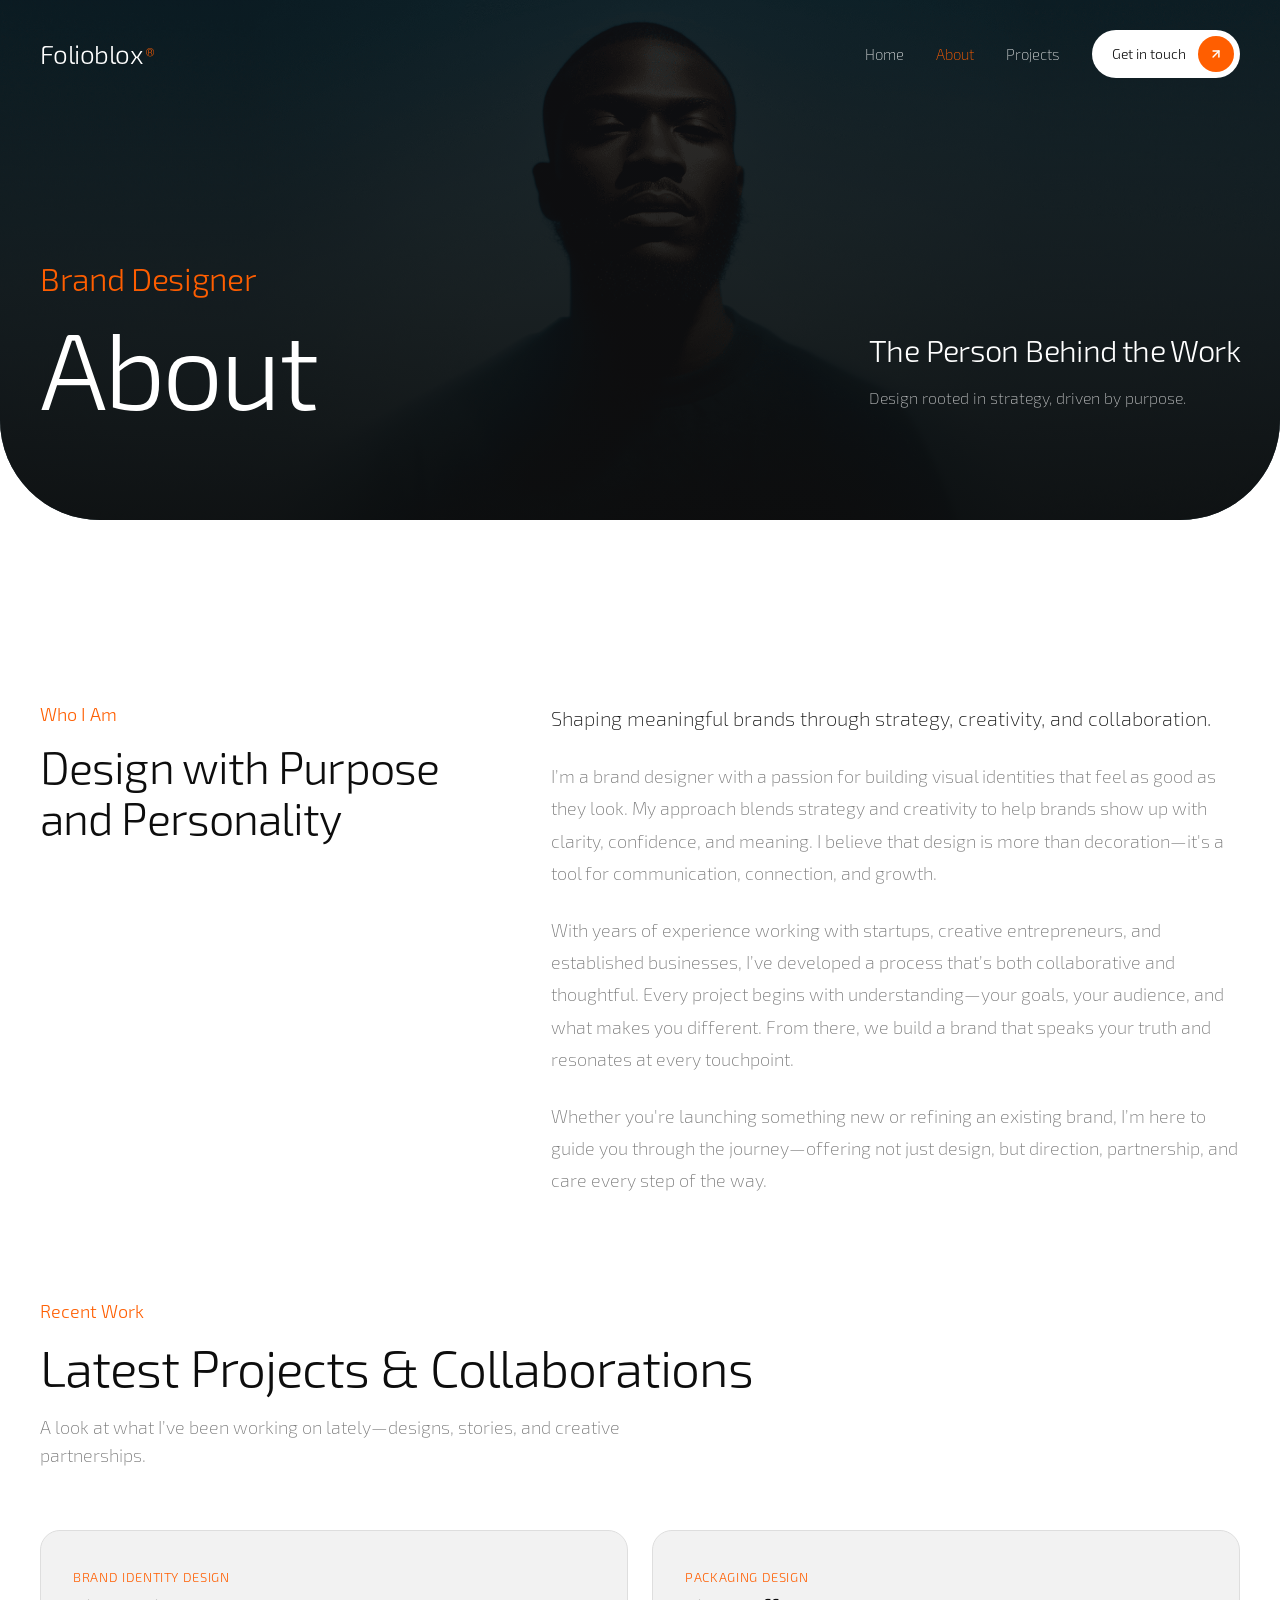
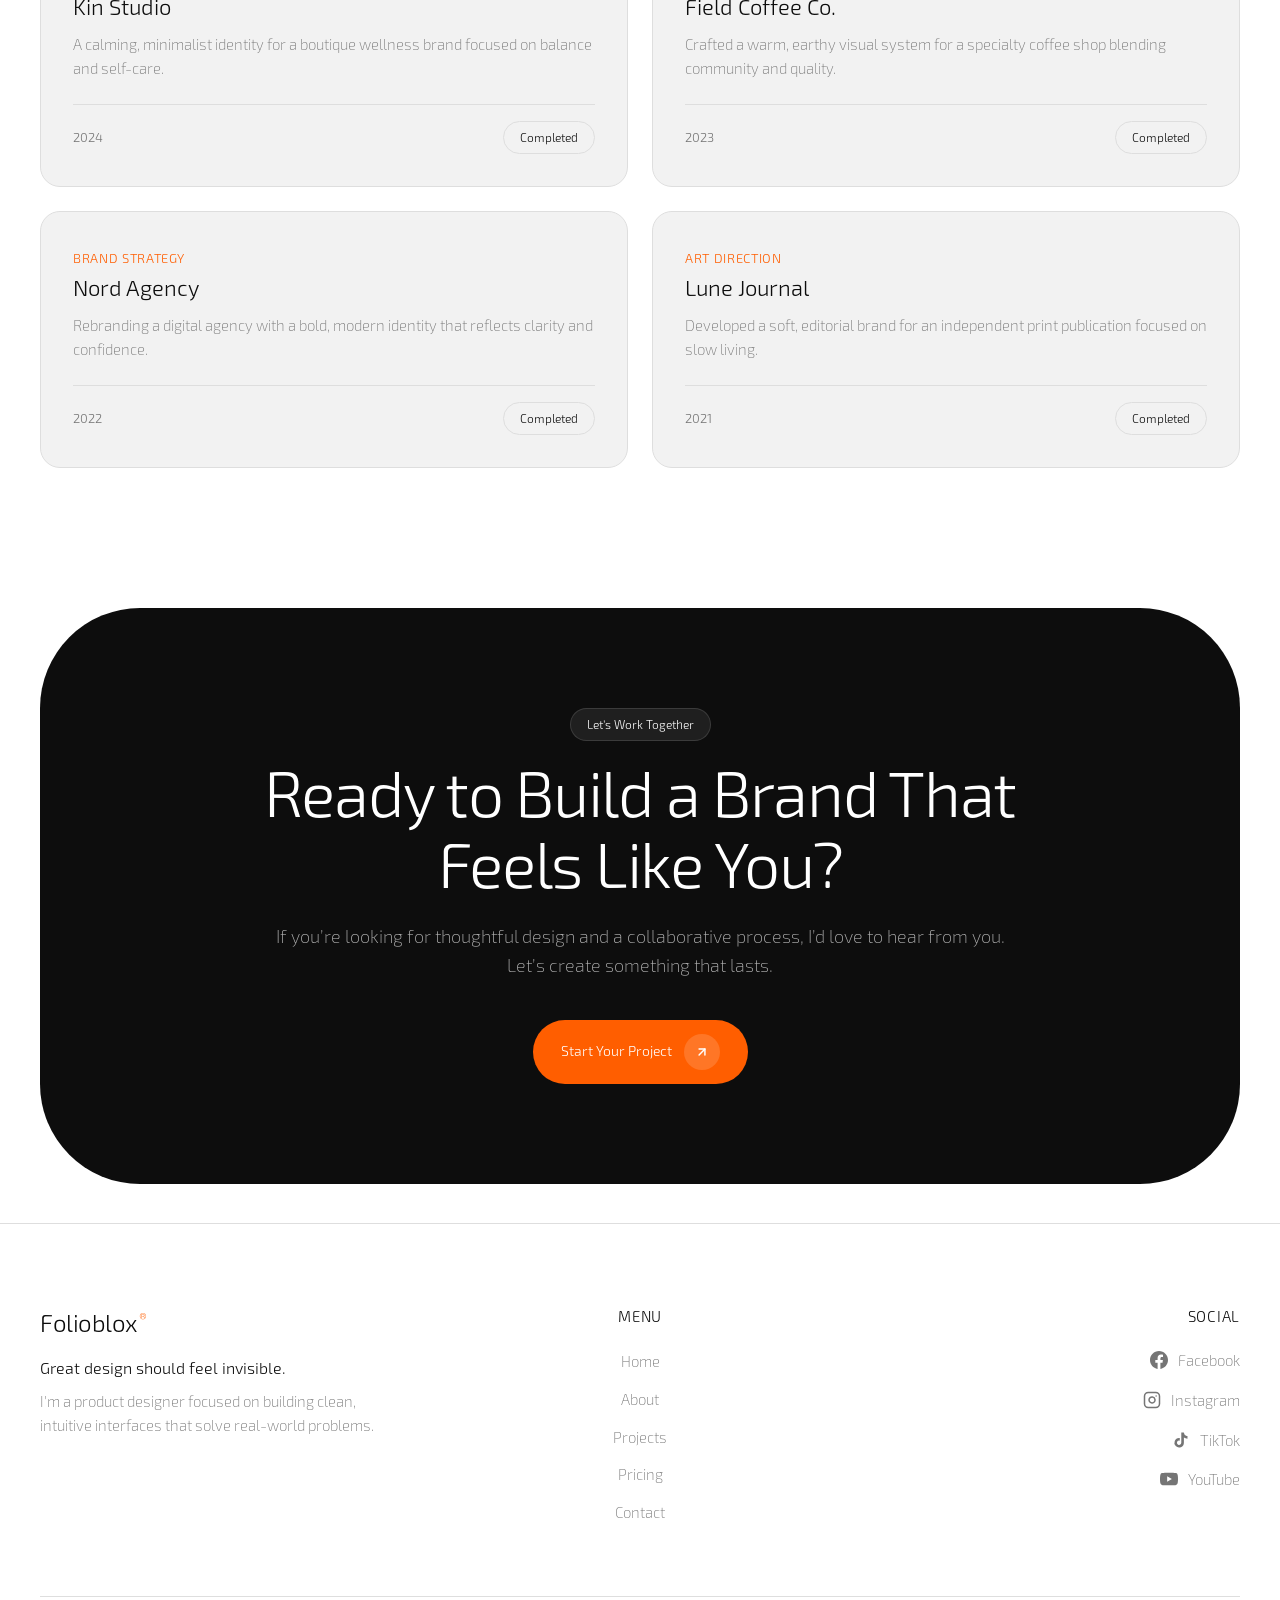
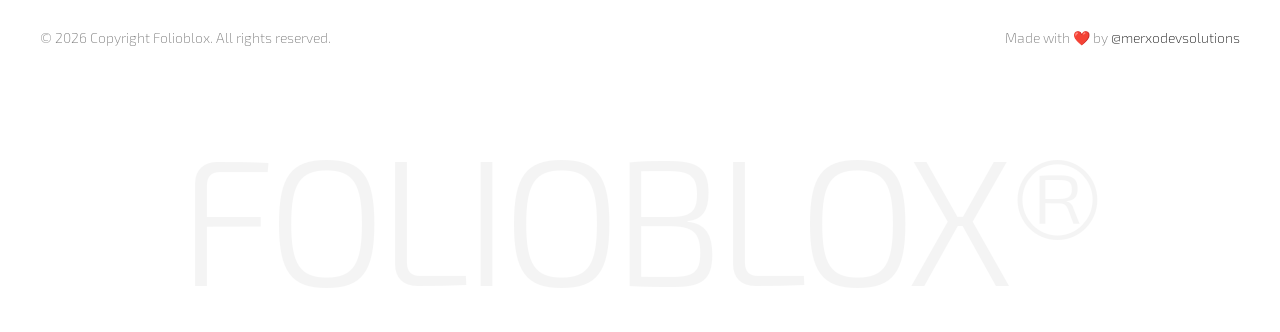
<file: about.html>
<!DOCTYPE html>
<html lang="en">
<head>
  <meta charset="utf-8">
  <meta name="viewport" content="width=device-width, initial-scale=1.0">
  <title>About - Folioblox Portfolio</title>
  <meta name="description" content="Learn more about Dominic Wagner, a Brand Designer dedicated to crafting purposeful, enduring brand identities and experiences.">
  
  <link href="./public/images/icons/default-favicon-light.v1.png" rel="icon" media="(prefers-color-scheme: light)">
  <link href="./public/images/icons/default-favicon-dark.v1.png" rel="icon" media="(prefers-color-scheme: dark)">
  <link rel="apple-touch-icon" href="./public/images/icons/default-touch-icon.v3.png">
  
  <meta property="og:type" content="website">
  <meta property="og:title" content="About - Folioblox">
  <meta property="og:description" content="Design rooted in strategy, driven by purpose. Learn more about the brand designer behind Folioblox.">
  <meta property="og:url" content="/about">
  
  <link rel="stylesheet" href="./public/css/style.css">
  <script src="./public/js/main.js" defer></script>
</head>
<body>

  <!-- ================= HEADER / NAVBAR ================= -->
  <header class="site-header">
    <div class="container">
      <div class="navbar-inner">
        <a href="index.html" class="brand-logo" aria-label="Folioblox Home">Folioblox<span>®</span></a>
        
        <nav class="nav-links" id="navMenu">
          <a href="index.html" class="nav-link">Home</a>
          <a href="about.html" class="nav-link active">About</a>
          <a href="projects.html" class="nav-link">Projects</a>
        </nav>
        
        <div class="nav-actions">
          <a href="contact.html" class="btn-nav-touch">
            <span>Get in touch</span>
            <span class="btn-icon-orange">
              <svg width="14" height="14" viewBox="0 0 24 24" fill="none" stroke="currentColor" stroke-width="2.5" stroke-linecap="round" stroke-linejoin="round">
                <line x1="7" y1="17" x2="17" y2="7"></line>
                <polyline points="7 7 17 7 17 17"></polyline>
              </svg>
            </span>
          </a>
          <button class="mobile-toggle" id="mobileToggle" aria-label="Toggle Navigation">&#9776;</button>
        </div>
      </div>
    </div>
  </header>

  <!-- ================= ABOUT HERO ================= -->
  <section class="page-hero">
    <img class="page-hero-bg" src="./public/images/about/dominic-wagner-portrait.png" alt="Dominic Wagner Background" loading="eager">
    <div class="page-hero-overlay"></div>
    
    <div class="container page-hero-content">
      <div class="hero-header-row hero-header-compact reveal">
        <div class="hero-headline-wrap">
          <p class="hero-eyebrow">Brand Designer</p>
          <h1 class="hero-headline">About</h1>
        </div>
        <div class="hero-subtext-wrap">
          <h2 class="hero-subtext-heading">The Person Behind the Work</h2>
          <p class="hero-subtext-desc">Design rooted in strategy, driven by purpose.</p>
        </div>
      </div>
    </div>
  </section>

  <!-- ================= BIO SECTION ================= -->
  <section class="container">
    <div class="about-bio-grid reveal">
      <div>
        <span class="section-subtitle">Who I Am</span>
        <h2 class="about-bio-title">Design with Purpose and Personality</h2>
      </div>
      <div class="about-bio-text">
        <p class="about-lead">Shaping meaningful brands through strategy, creativity, and collaboration.</p>
        <p>I’m a brand designer with a passion for building visual identities that feel as good as they look. My approach blends strategy and creativity to help brands show up with clarity, confidence, and meaning. I believe that design is more than decoration—it's a tool for communication, connection, and growth.</p>
        <p>With years of experience working with startups, creative entrepreneurs, and established businesses, I’ve developed a process that’s both collaborative and thoughtful. Every project begins with understanding—your goals, your audience, and what makes you different. From there, we build a brand that speaks your truth and resonates at every touchpoint.</p>
        <p>Whether you're launching something new or refining an existing brand, I’m here to guide you through the journey—offering not just design, but direction, partnership, and care every step of the way.</p>
      </div>
    </div>
  </section>

  <!-- ================= EXPERIENCE / RECENT WORK ================= -->
  <section class="container experience-section">
    <div class="section-head reveal">
      <span class="section-subtitle">Recent Work</span>
      <h2 class="section-title">Latest Projects &amp; Collaborations</h2>
      <p class="section-desc">A look at what I’ve been working on lately—designs, stories, and creative partnerships.</p>
    </div>

    <div class="experience-grid">
      <!-- Card 1 -->
      <div class="experience-card reveal">
        <div>
          <span class="experience-card-cat">Brand Identity Design</span>
          <h3 class="experience-card-title">Kin Studio</h3>
          <p class="experience-card-desc">A calming, minimalist identity for a boutique wellness brand focused on balance and self-care.</p>
        </div>
        <div class="experience-card-footer">
          <span class="experience-card-year">2024</span>
          <span class="pill-badge light">Completed</span>
        </div>
      </div>

      <!-- Card 2 -->
      <div class="experience-card reveal reveal-delay-1">
        <div>
          <span class="experience-card-cat">Packaging Design</span>
          <h3 class="experience-card-title">Field Coffee Co.</h3>
          <p class="experience-card-desc">Crafted a warm, earthy visual system for a specialty coffee shop blending community and quality.</p>
        </div>
        <div class="experience-card-footer">
          <span class="experience-card-year">2023</span>
          <span class="pill-badge light">Completed</span>
        </div>
      </div>

      <!-- Card 3 -->
      <div class="experience-card reveal reveal-delay-2">
        <div>
          <span class="experience-card-cat">Brand Strategy</span>
          <h3 class="experience-card-title">Nord Agency</h3>
          <p class="experience-card-desc">Rebranding a digital agency with a bold, modern identity that reflects clarity and confidence.</p>
        </div>
        <div class="experience-card-footer">
          <span class="experience-card-year">2022</span>
          <span class="pill-badge light">Completed</span>
        </div>
      </div>

      <!-- Card 4 -->
      <div class="experience-card reveal reveal-delay-3">
        <div>
          <span class="experience-card-cat">Art Direction</span>
          <h3 class="experience-card-title">Lune Journal</h3>
          <p class="experience-card-desc">Developed a soft, editorial brand for an independent print publication focused on slow living.</p>
        </div>
        <div class="experience-card-footer">
          <span class="experience-card-year">2021</span>
          <span class="pill-badge light">Completed</span>
        </div>
      </div>
    </div>
  </section>

  <!-- ================= CTA BANNER ================= -->
  <section class="container">
    <div class="cta-banner-canvas reveal">
      <div class="cta-banner-content">
        <span class="pill-badge">Let’s Work Together</span>
        <h2 class="cta-banner-title">Ready to Build a Brand That Feels Like You?</h2>
        <p class="cta-banner-desc">If you’re looking for thoughtful design and a collaborative process, I’d love to hear from you. Let’s create something that lasts.</p>
        <a href="contact.html" class="btn btn-primary">
          <span>Start Your Project</span>
          <span class="btn-icon-circle">
            <svg width="14" height="14" viewBox="0 0 24 24" fill="none" stroke="currentColor" stroke-width="2.5" stroke-linecap="round" stroke-linejoin="round">
              <line x1="7" y1="17" x2="17" y2="7"></line>
              <polyline points="7 7 17 7 17 17"></polyline>
            </svg>
          </span>
        </a>
      </div>
    </div>
  </section>

 <!-- ================= FOOTER ================= -->
<footer class="site-footer">
  <div class="container">
    <div class="footer-top">
      <div class="footer-brand-col">
        <a href="index.html" class="brand-logo">Folioblox<span>®</span></a>
        <h4 class="footer-brand-title">Great design should feel invisible.</h4>
        <p>I'm a product designer focused on building clean, intuitive interfaces that solve real-world problems.</p>
      </div>

      <div class="footer-col footer-col-center">
        <h4>Menu</h4>
        <ul>
          <li><a href="index.html">Home</a></li>
          <li><a href="about.html">About</a></li>
          <li><a href="projects.html">Projects</a></li>
          <li><a href="#pricing">Pricing</a></li>
          <li><a href="contact.html">Contact</a></li>
        </ul>
      </div>

      <div class="footer-col footer-col-end">
        <h4>Social</h4>
        <ul class="social-links">
          <li>
            <a href="https://www.facebook.com/" target="_blank" rel="noopener">
              <svg width="18" height="18" viewBox="0 0 24 24" fill="currentColor">
                <path d="M24 12.073c0-6.627-5.373-12-12-12s-12 5.373-12 12c0 5.99 4.388 10.954 10.125 11.854v-8.385H7.078v-3.47h3.047V9.43c0-3.007 1.792-4.669 4.533-4.669 1.312 0 2.686.235 2.686.235v2.953H15.83c-1.491 0-1.956.925-1.956 1.874v2.25h3.328l-.532 3.47h-2.796v8.385C19.612 23.027 24 18.062 24 12.073z"/>
              </svg>
              <span>Facebook</span>
            </a>
          </li>
          <li>
            <a href="https://instagram.com/" target="_blank" rel="noopener">
              <svg width="18" height="18" viewBox="0 0 24 24" fill="none" stroke="currentColor" stroke-width="2" stroke-linecap="round" stroke-linejoin="round">
                <rect x="2" y="2" width="20" height="20" rx="5" ry="5"></rect>
                <path d="M16 11.37A4 4 0 1 1 12.63 8 4 4 0 0 1 16 11.37z"></path>
                <line x1="17.5" y1="6.5" x2="17.51" y2="6.5"></line>
              </svg>
              <span>Instagram</span>
            </a>
          </li>
          <li>
            <a href="https://tiktok.com/" target="_blank" rel="noopener">
              <svg width="18" height="18" viewBox="0 0 24 24" fill="currentColor">
                <path d="M19.59 6.69a4.83 4.83 0 0 1-3.77-4.25V2h-3.45v13.67a2.89 2.89 0 0 1-5.2 1.74 2.89 2.89 0 0 1 2.31-4.64 2.93 2.93 0 0 1 .88.13V9.4a6.84 6.84 0 0 0-1-.05A6.33 6.33 0 0 0 5 20.1a6.34 6.34 0 0 0 10.86-4.43v-7a8.16 8.16 0 0 0 4.77 1.52v-3.4a4.85 4.85 0 0 1-1.04-.1z"/>
              </svg>
              <span>TikTok</span>
            </a>
          </li>
          <li>
            <a href="https://www.youtube.com/" target="_blank" rel="noopener">
              <svg width="18" height="18" viewBox="0 0 24 24" fill="currentColor">
                <path d="M23.498 6.186a3.016 3.016 0 0 0-2.122-2.136C19.505 3.545 12 3.545 12 3.545s-7.505 0-9.377.505A3.017 3.017 0 0 0 .502 6.186C0 8.07 0 12 0 12s0 3.93.502 5.814a3.016 3.016 0 0 0 2.122 2.136c1.871.505 9.376.505 9.376.505s7.505 0 9.377-.505a3.015 3.015 0 0 0 2.122-2.136C24 15.93 24 12 24 12s0-3.93-.502-5.814zM9.545 15.568V8.432L15.818 12l-6.273 3.568z"/>
              </svg>
              <span>YouTube</span>
            </a>
          </li>
        </ul>
      </div>
    </div>

    <div class="footer-bottom">
      <p>© 2026 Copyright Folioblox. All rights reserved.</p>
      <p>Made with ❤️ by <a href="https://merxodevsolutions.pro.bd" target="_blank" rel="noopener">@merxodevsolutions</a></p>
    </div>

    <div class="footer-huge-watermark">
      <span>Folioblox®</span>
    </div>
  </div>
</footer>

</body>
</html>
</file>
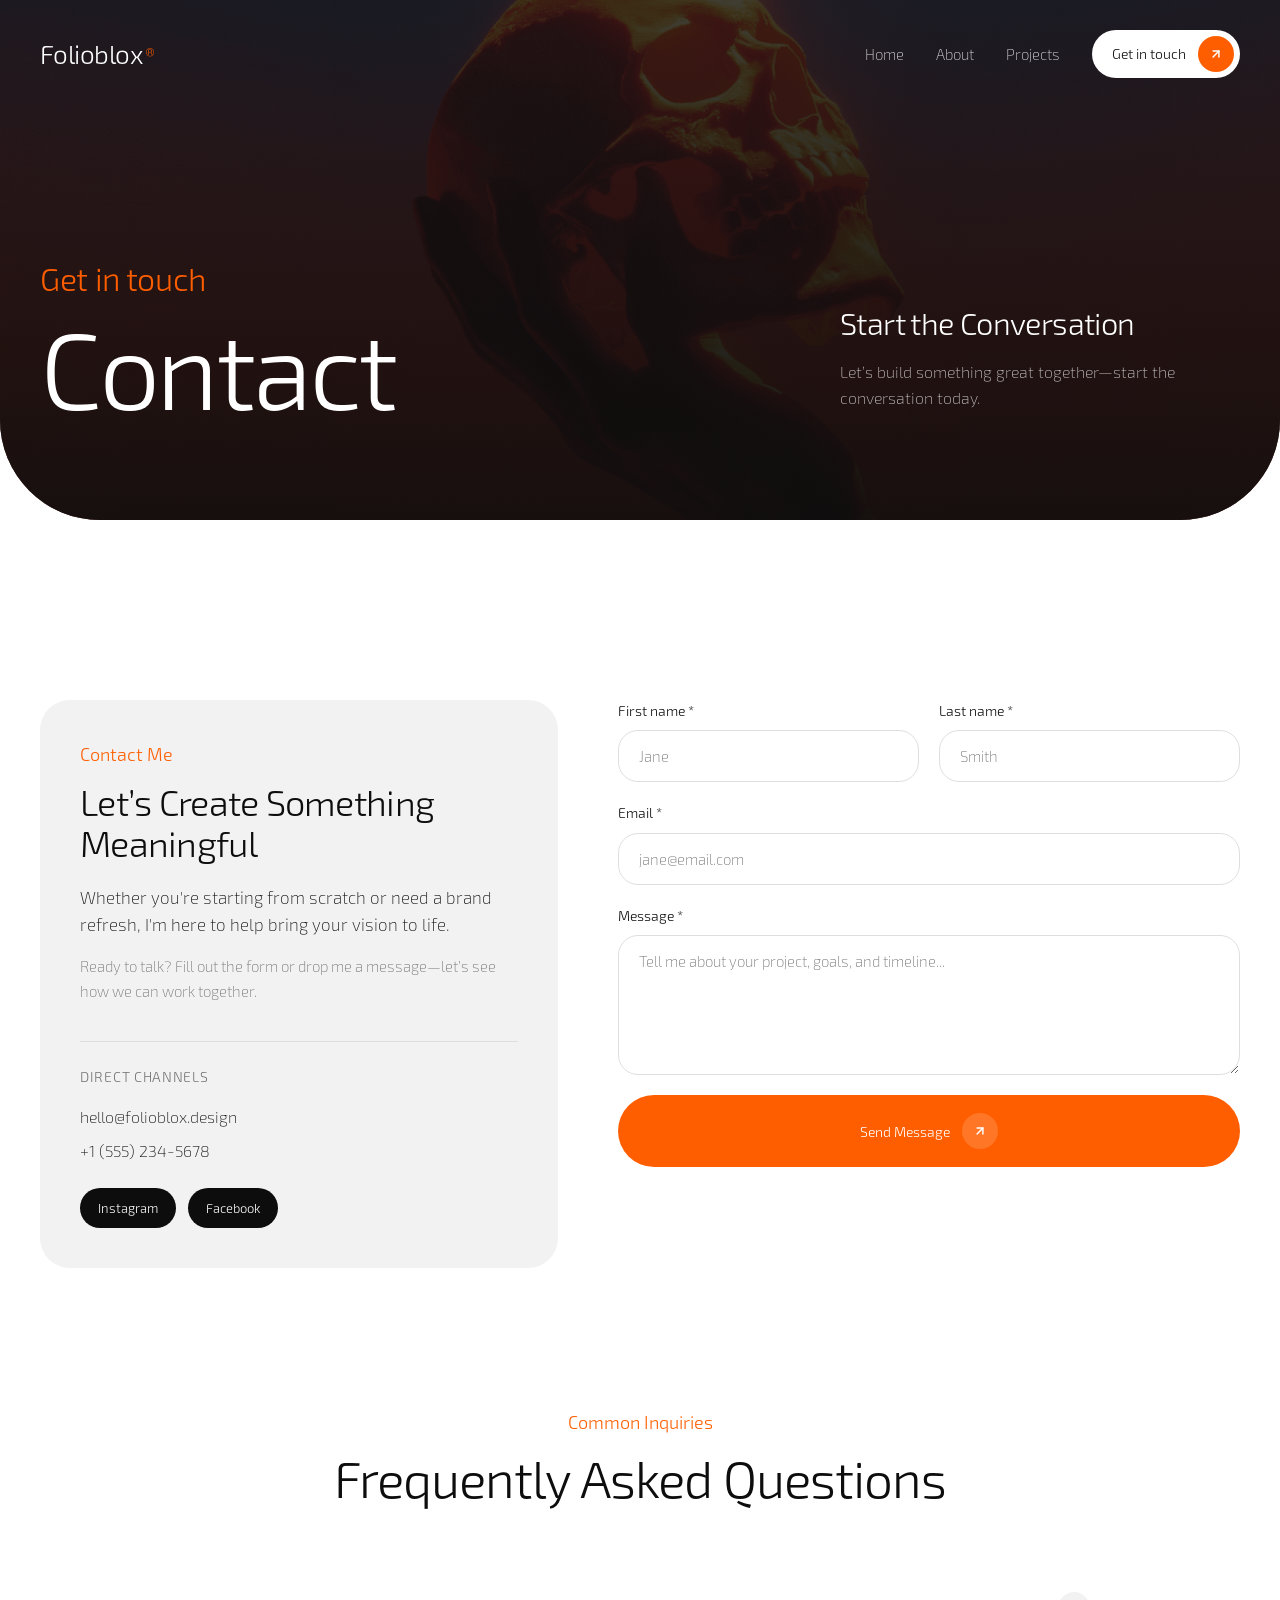
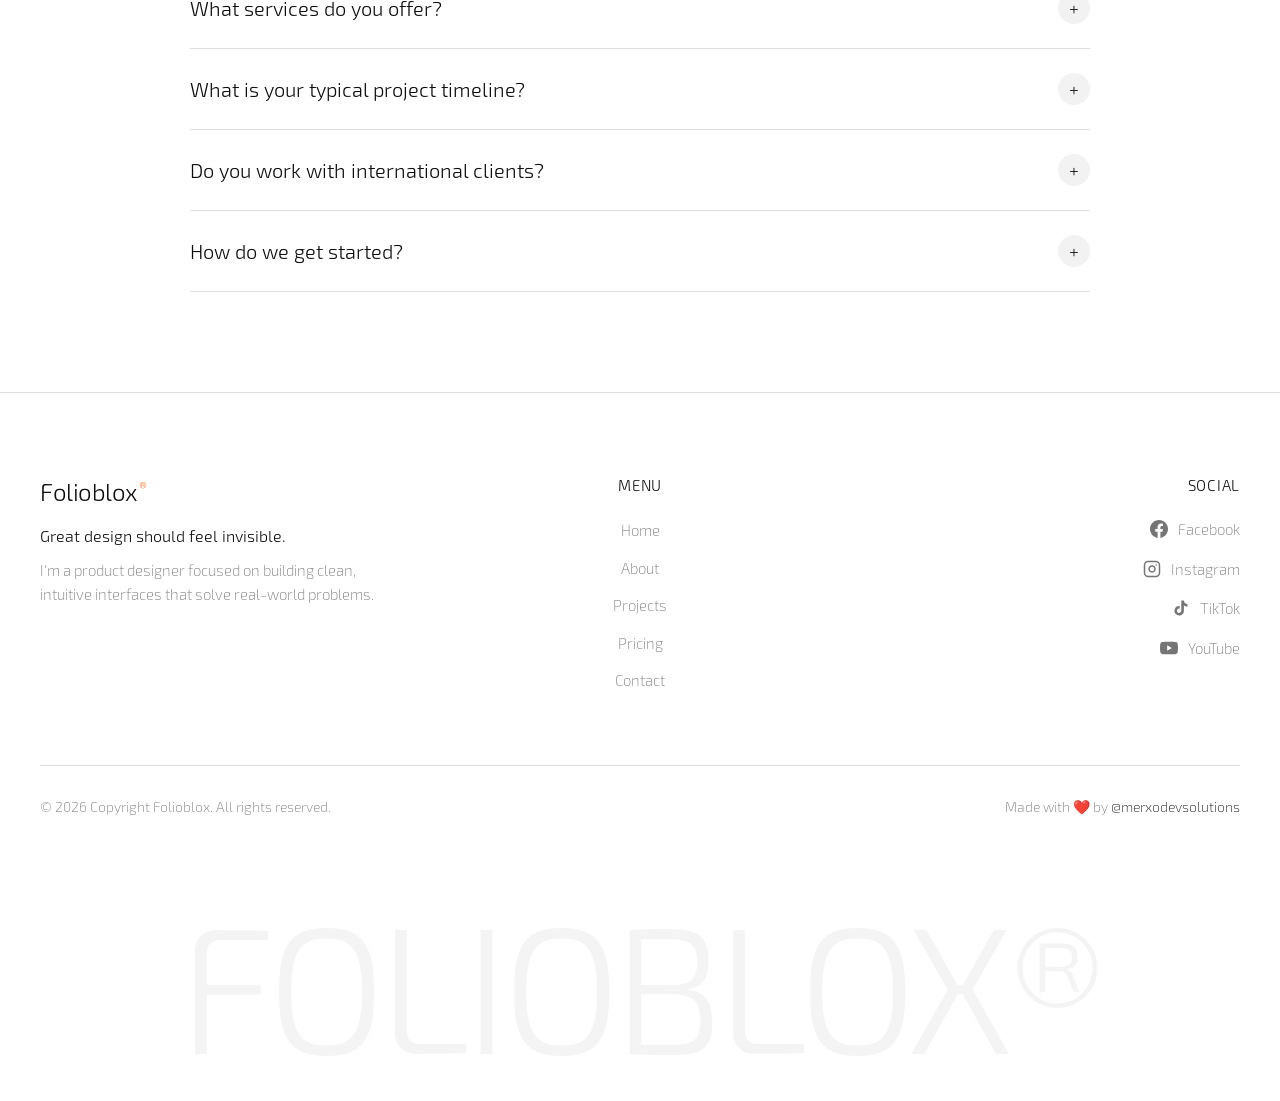
<file: contact.html>
<!DOCTYPE html>
<html lang="en">
<head>
  <meta charset="utf-8">
  <meta name="viewport" content="width=device-width, initial-scale=1.0">
  <title>Contact - Folioblox Portfolio</title>
  <meta name="description" content="Get in touch with Dominic Wagner to start your next branding, packaging, or design project.">
  
  <link href="./public/images/icons/default-favicon-light.v1.png" rel="icon" media="(prefers-color-scheme: light)">
  <link href="./public/images/icons/default-favicon-dark.v1.png" rel="icon" media="(prefers-color-scheme: dark)">
  <link rel="apple-touch-icon" href="./public/images/icons/default-touch-icon.v3.png">
  
  <meta property="og:type" content="website">
  <meta property="og:title" content="Contact - Folioblox">
  <meta property="og:description" content="Let's build something great together—start the conversation today.">
  <meta property="og:url" content="/contact">
  
  <link rel="stylesheet" href="./public/css/style.css">
  <script src="./public/js/main.js" defer></script>
</head>
<body>

  <!-- ================= HEADER / NAVBAR ================= -->
  <header class="site-header">
    <div class="container">
      <div class="navbar-inner">
        <a href="index.html" class="brand-logo" aria-label="Folioblox Home">Folioblox<span>®</span></a>
        
        <nav class="nav-links" id="navMenu">
          <a href="index.html" class="nav-link">Home</a>
          <a href="about.html" class="nav-link">About</a>
          <a href="projects.html" class="nav-link">Projects</a>
        </nav>
        
        <div class="nav-actions">
          <a href="contact.html" class="btn-nav-touch">
            <span>Get in touch</span>
            <span class="btn-icon-orange">
              <svg width="14" height="14" viewBox="0 0 24 24" fill="none" stroke="currentColor" stroke-width="2.5" stroke-linecap="round" stroke-linejoin="round">
                <line x1="7" y1="17" x2="17" y2="7"></line>
                <polyline points="7 7 17 7 17 17"></polyline>
              </svg>
            </span>
          </a>
          <button class="mobile-toggle" id="mobileToggle" aria-label="Toggle Navigation">&#9776;</button>
        </div>
      </div>
    </div>
  </header>

  <!-- ================= CONTACT HERO ================= -->
  <section class="page-hero">
    <img class="page-hero-bg" src="./public/images/projects/liquid/liquid-cover.png" alt="Contact Background" loading="eager">
    <div class="page-hero-overlay"></div>
    
    <div class="container page-hero-content">
      <div class="hero-header-row hero-header-compact reveal">
        <div class="hero-headline-wrap">
          <p class="hero-eyebrow">Get in touch</p>
          <h1 class="hero-headline">Contact</h1>
        </div>
        <div class="hero-subtext-wrap">
          <h2 class="hero-subtext-heading">Start the Conversation</h2>
          <p class="hero-subtext-desc">Let’s build something great together—start the conversation today.</p>
        </div>
      </div>
    </div>
  </section>

  <!-- ================= CONTACT FORM & INFO SECTION ================= -->
  <section class="container">
    <div class="contact-layout">
      <!-- Info Left Column -->
      <div class="contact-info-card reveal">
        <span class="section-subtitle">Contact Me</span>
        <h2 class="section-title contact-card-title">Let’s Create Something Meaningful</h2>
        <p class="contact-card-sub">
          Whether you're starting from scratch or need a brand refresh, I'm here to help bring your vision to life.
        </p>
        <p class="contact-card-desc">
          Ready to talk? Fill out the form or drop me a message—let’s see how we can work together.
        </p>

        <div class="contact-channels">
          <h4 class="channels-title">Direct Channels</h4>
          <p class="channel-info">hello@folioblox.design</p>
          <p class="channel-info channel-info-spaced">+1 (555) 234-5678</p>
          
          <div class="channel-links">
            <a href="https://instagram.com/" target="_blank" rel="noopener" class="btn btn-dark btn-social">Instagram</a>
            <a href="https://facebook.com/" target="_blank" rel="noopener" class="btn btn-dark btn-social">Facebook</a>
          </div>
        </div>
      </div>

      <!-- Form Right Column -->
      <div class="reveal reveal-delay-1">
        <form class="contact-form" id="contactForm">
          <div class="form-row">
            <div class="form-group">
              <label for="firstName">First name *</label>
              <input type="text" id="firstName" name="firstName" required class="form-control" placeholder="Jane">
            </div>
            <div class="form-group">
              <label for="lastName">Last name *</label>
              <input type="text" id="lastName" name="lastName" required class="form-control" placeholder="Smith">
            </div>
          </div>

          <div class="form-group">
            <label for="email">Email *</label>
            <input type="email" id="email" name="email" required class="form-control" placeholder="jane@email.com">
          </div>

          <div class="form-group">
            <label for="message">Message *</label>
            <textarea id="message" name="message" required class="form-control" placeholder="Tell me about your project, goals, and timeline..."></textarea>
          </div>

          <div>
            <button type="submit" class="btn btn-primary btn-block">
              <span>Send Message</span>
              <span class="btn-icon-circle">
                <svg width="14" height="14" viewBox="0 0 24 24" fill="none" stroke="currentColor" stroke-width="2.5" stroke-linecap="round" stroke-linejoin="round">
                  <line x1="7" y1="17" x2="17" y2="7"></line>
                  <polyline points="7 7 17 7 17 17"></polyline>
                </svg>
              </span>
            </button>
          </div>

          <div id="formFeedback"></div>
        </form>
      </div>
    </div>
  </section>

  <!-- ================= FAQ SECTION ================= -->
  <section class="faq-section faq-contact">
    <div class="container">
      <div class="section-head section-head-centered reveal">
        <span class="section-subtitle">Common Inquiries</span>
        <h2 class="section-title">Frequently Asked Questions</h2>
      </div>

      <div class="faq-container reveal">
        <div class="faq-item">
          <button class="faq-question">
            <span>What services do you offer?</span>
            <span class="faq-icon">+</span>
          </button>
          <div class="faq-answer">
            <p>I specialize in Brand Strategy, Visual Identity, Packaging Design, and Creative Direction, helping businesses establish a distinct and lasting presence in their markets.</p>
          </div>
        </div>

        <div class="faq-item">
          <button class="faq-question">
            <span>What is your typical project timeline?</span>
            <span class="faq-icon">+</span>
          </button>
          <div class="faq-answer">
            <p>A standard brand identity project typically takes 3 to 6 weeks depending on scope, deliverables, and revision rounds.</p>
          </div>
        </div>

        <div class="faq-item">
          <button class="faq-question">
            <span>Do you work with international clients?</span>
            <span class="faq-icon">+</span>
          </button>
          <div class="faq-answer">
            <p>Yes, I work with clients across the globe. All communication, presentations, feedback loops, and deliverables are handled seamlessly through digital tools.</p>
          </div>
        </div>

        <div class="faq-item">
          <button class="faq-question">
            <span>How do we get started?</span>
            <span class="faq-icon">+</span>
          </button>
          <div class="faq-answer">
            <p>Simply submit the form above. I will review your requirements and reach out within 24 to 48 hours to schedule a discovery call.</p>
          </div>
        </div>
      </div>
    </div>
  </section>

 <!-- ================= FOOTER ================= -->
<footer class="site-footer">
  <div class="container">
    <div class="footer-top">
      <div class="footer-brand-col">
        <a href="index.html" class="brand-logo">Folioblox<span>®</span></a>
        <h4 class="footer-brand-title">Great design should feel invisible.</h4>
        <p>I'm a product designer focused on building clean, intuitive interfaces that solve real-world problems.</p>
      </div>

      <div class="footer-col footer-col-center">
        <h4>Menu</h4>
        <ul>
          <li><a href="index.html">Home</a></li>
          <li><a href="about.html">About</a></li>
          <li><a href="projects.html">Projects</a></li>
          <li><a href="#pricing">Pricing</a></li>
          <li><a href="contact.html">Contact</a></li>
        </ul>
      </div>

      <div class="footer-col footer-col-end">
        <h4>Social</h4>
        <ul class="social-links">
          <li>
            <a href="https://www.facebook.com/" target="_blank" rel="noopener">
              <svg width="18" height="18" viewBox="0 0 24 24" fill="currentColor">
                <path d="M24 12.073c0-6.627-5.373-12-12-12s-12 5.373-12 12c0 5.99 4.388 10.954 10.125 11.854v-8.385H7.078v-3.47h3.047V9.43c0-3.007 1.792-4.669 4.533-4.669 1.312 0 2.686.235 2.686.235v2.953H15.83c-1.491 0-1.956.925-1.956 1.874v2.25h3.328l-.532 3.47h-2.796v8.385C19.612 23.027 24 18.062 24 12.073z"/>
              </svg>
              <span>Facebook</span>
            </a>
          </li>
          <li>
            <a href="https://instagram.com/" target="_blank" rel="noopener">
              <svg width="18" height="18" viewBox="0 0 24 24" fill="none" stroke="currentColor" stroke-width="2" stroke-linecap="round" stroke-linejoin="round">
                <rect x="2" y="2" width="20" height="20" rx="5" ry="5"></rect>
                <path d="M16 11.37A4 4 0 1 1 12.63 8 4 4 0 0 1 16 11.37z"></path>
                <line x1="17.5" y1="6.5" x2="17.51" y2="6.5"></line>
              </svg>
              <span>Instagram</span>
            </a>
          </li>
          <li>
            <a href="https://tiktok.com/" target="_blank" rel="noopener">
              <svg width="18" height="18" viewBox="0 0 24 24" fill="currentColor">
                <path d="M19.59 6.69a4.83 4.83 0 0 1-3.77-4.25V2h-3.45v13.67a2.89 2.89 0 0 1-5.2 1.74 2.89 2.89 0 0 1 2.31-4.64 2.93 2.93 0 0 1 .88.13V9.4a6.84 6.84 0 0 0-1-.05A6.33 6.33 0 0 0 5 20.1a6.34 6.34 0 0 0 10.86-4.43v-7a8.16 8.16 0 0 0 4.77 1.52v-3.4a4.85 4.85 0 0 1-1.04-.1z"/>
              </svg>
              <span>TikTok</span>
            </a>
          </li>
          <li>
            <a href="https://www.youtube.com/" target="_blank" rel="noopener">
              <svg width="18" height="18" viewBox="0 0 24 24" fill="currentColor">
                <path d="M23.498 6.186a3.016 3.016 0 0 0-2.122-2.136C19.505 3.545 12 3.545 12 3.545s-7.505 0-9.377.505A3.017 3.017 0 0 0 .502 6.186C0 8.07 0 12 0 12s0 3.93.502 5.814a3.016 3.016 0 0 0 2.122 2.136c1.871.505 9.376.505 9.376.505s7.505 0 9.377-.505a3.015 3.015 0 0 0 2.122-2.136C24 15.93 24 12 24 12s0-3.93-.502-5.814zM9.545 15.568V8.432L15.818 12l-6.273 3.568z"/>
              </svg>
              <span>YouTube</span>
            </a>
          </li>
        </ul>
      </div>
    </div>

    <div class="footer-bottom">
      <p>© 2026 Copyright Folioblox. All rights reserved.</p>
      <p>Made with ❤️ by <a href="https://merxodevsolutions.pro.bd" target="_blank" rel="noopener">@merxodevsolutions</a></p>
    </div>

    <div class="footer-huge-watermark">
      <span>Folioblox®</span>
    </div>
  </div>
</footer>

</body>
</html>
</file>
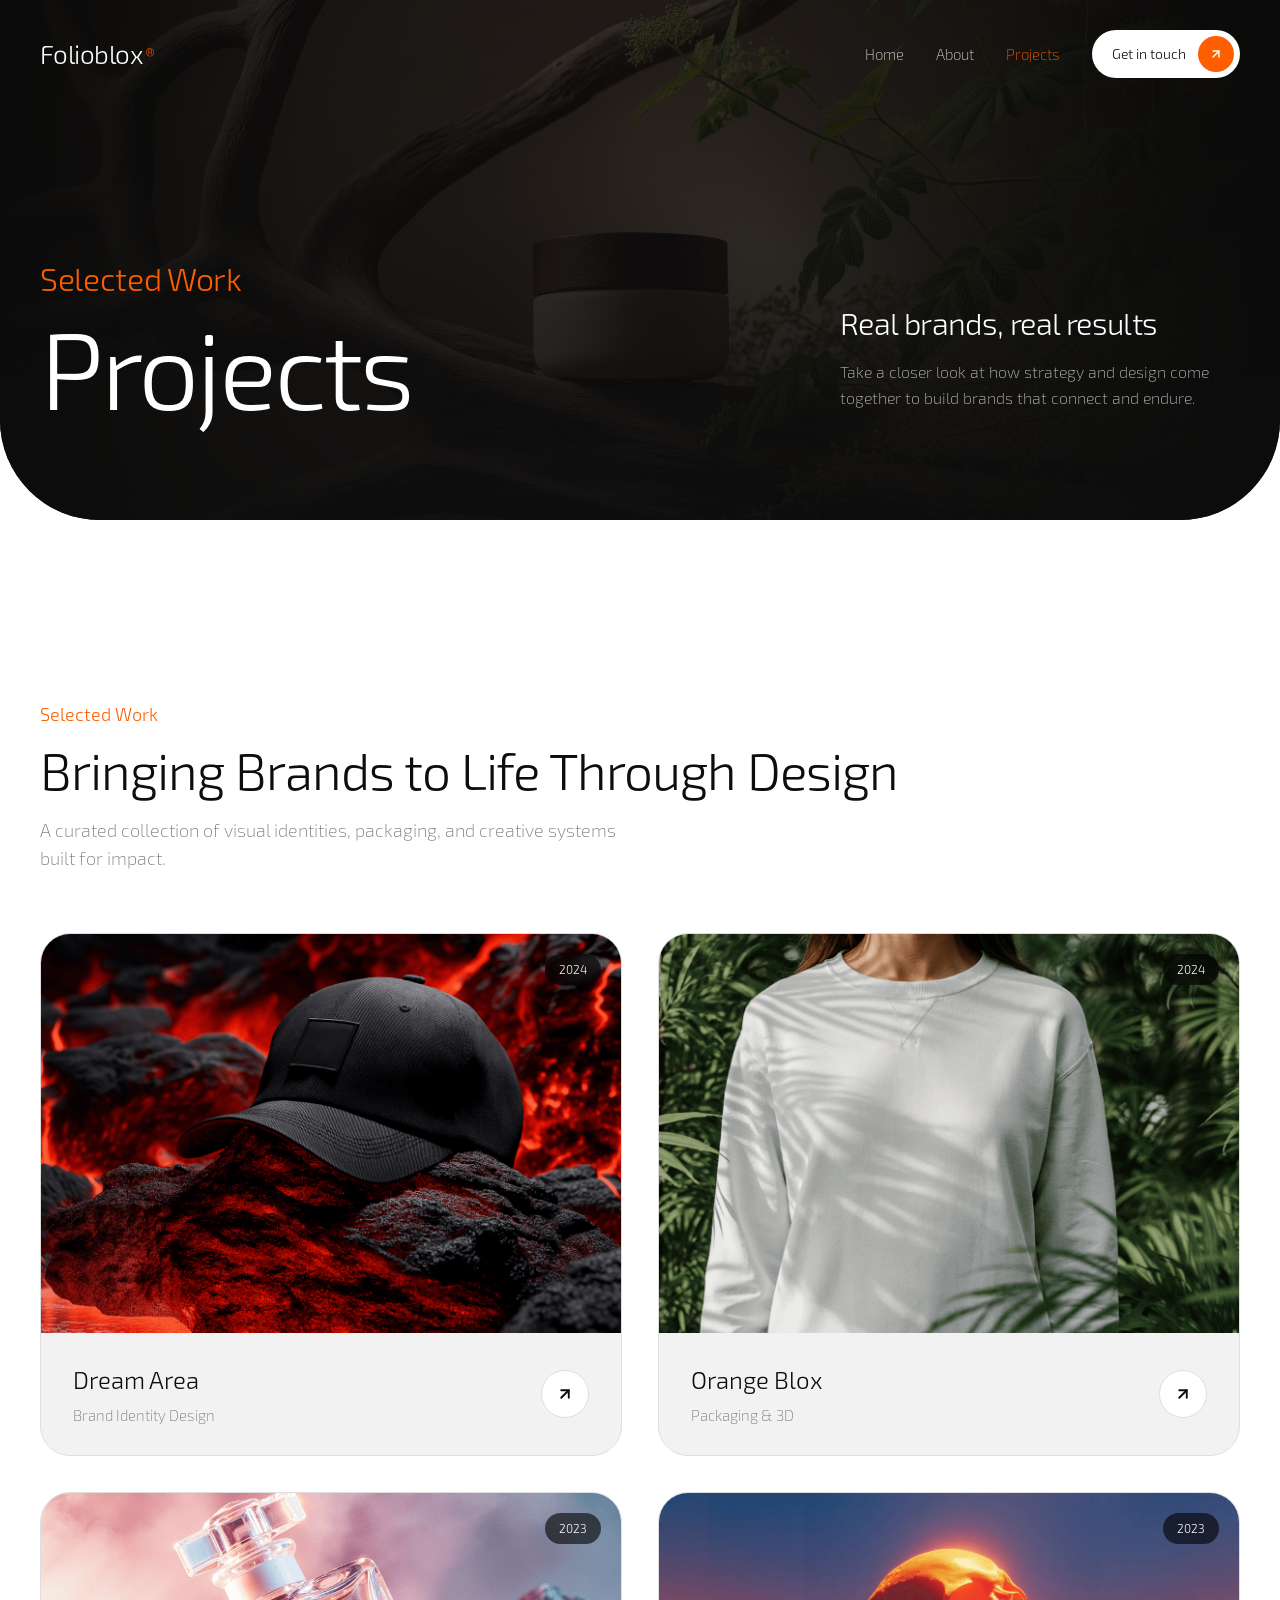
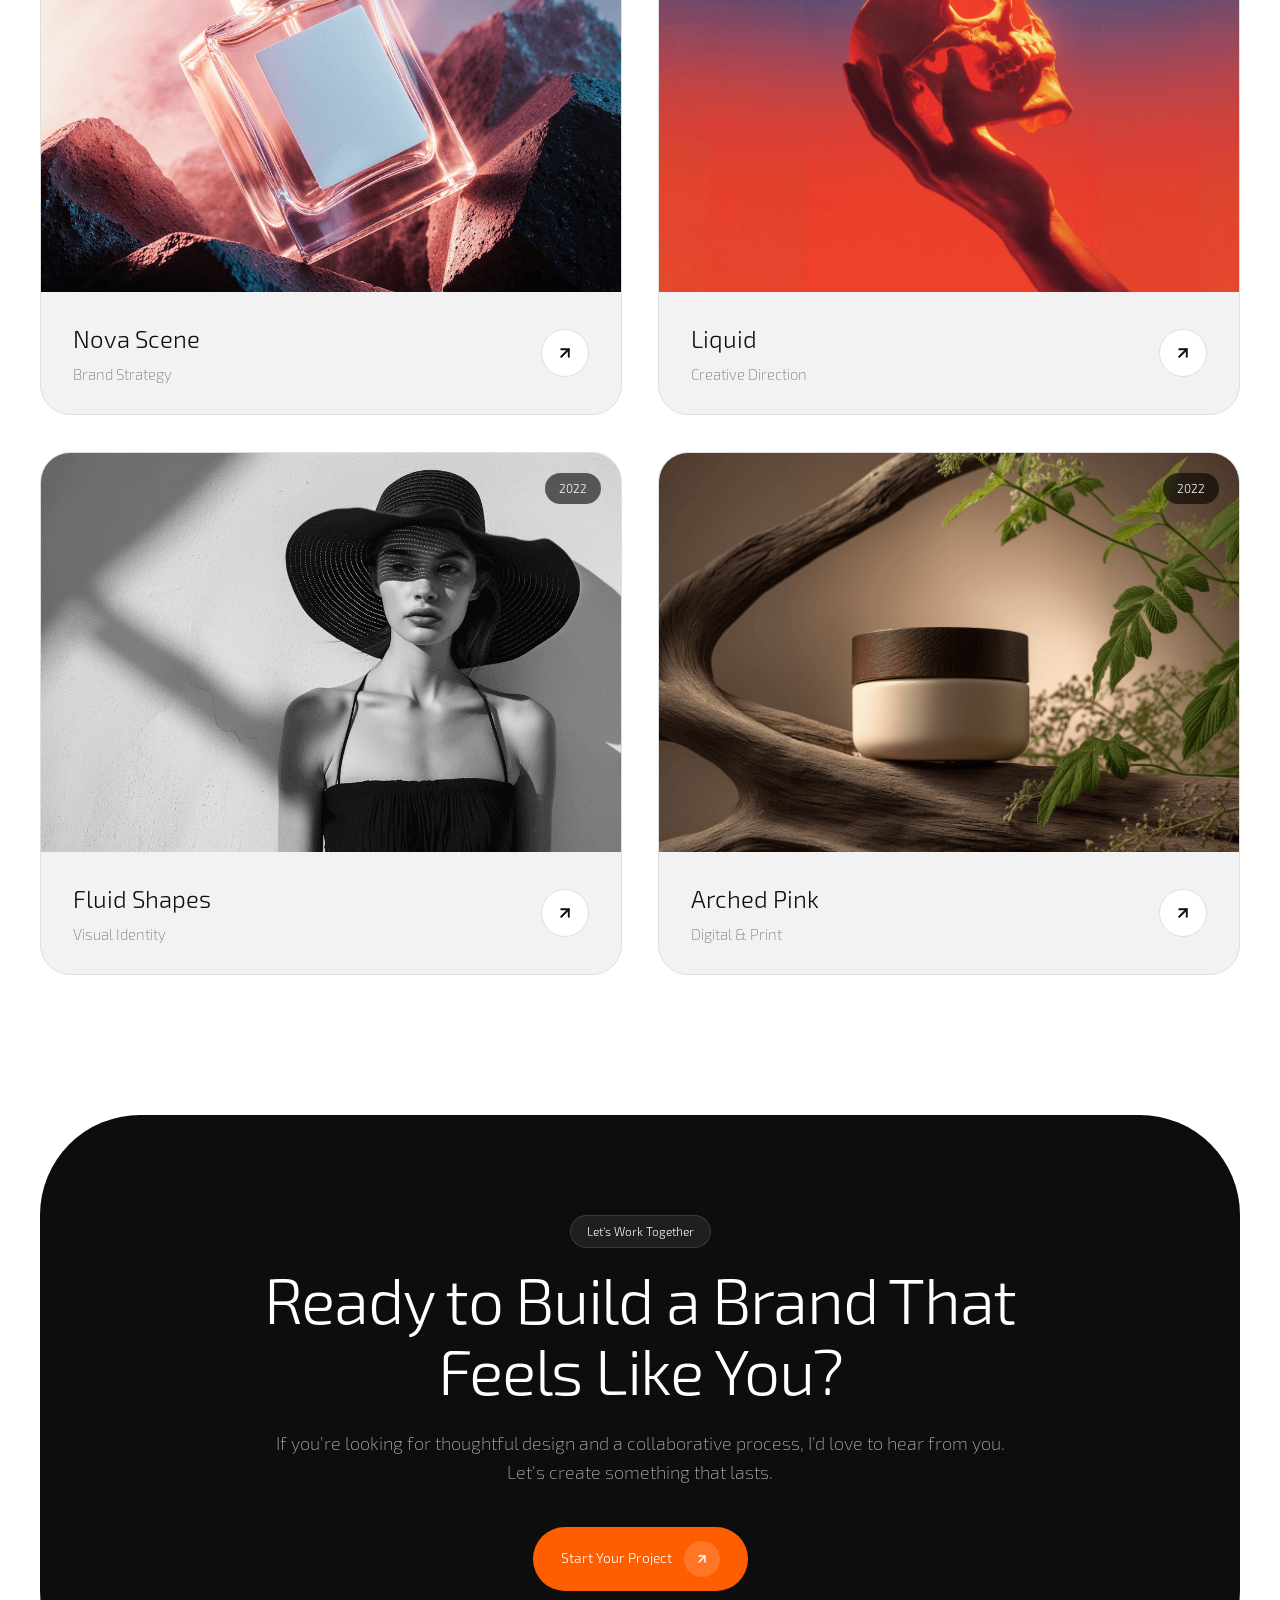
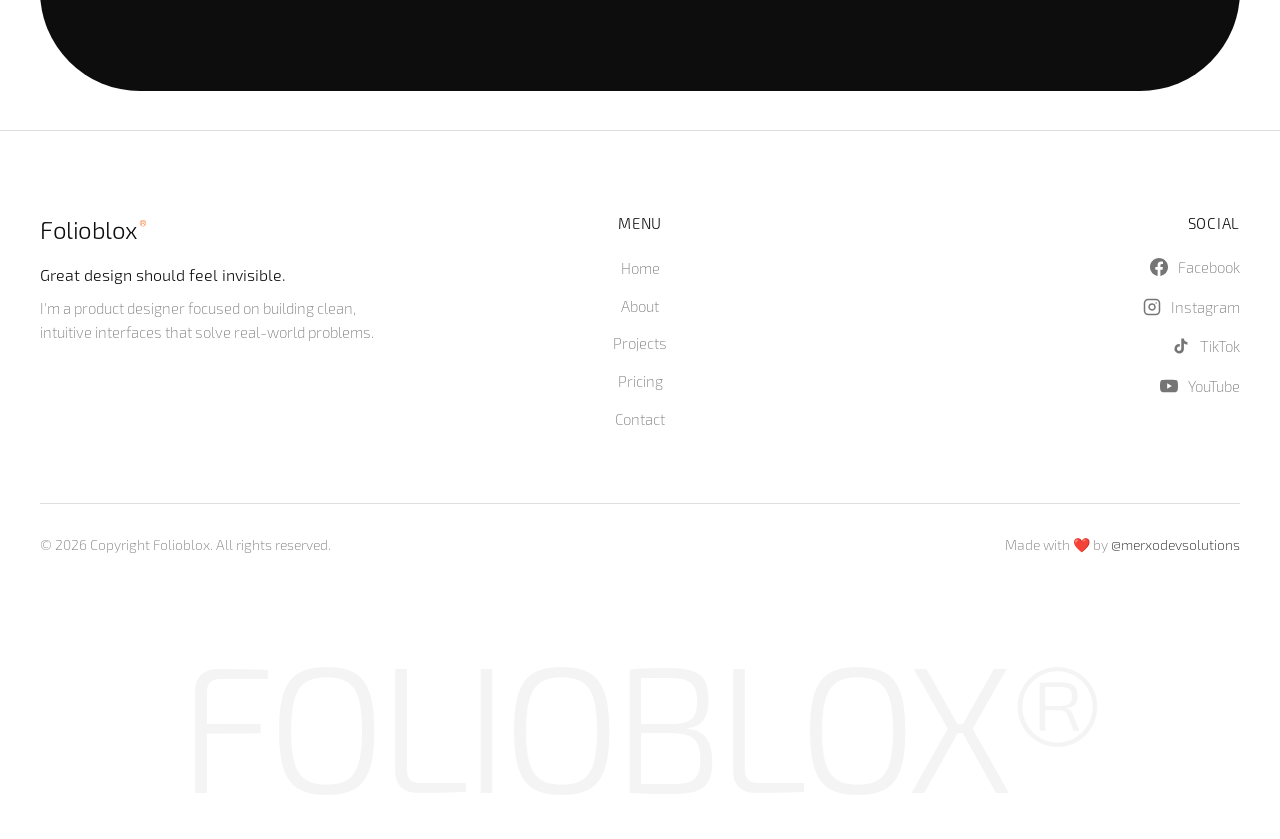
<file: projects.html>
<!DOCTYPE html>
<html lang="en">
<head>
  <meta charset="utf-8">
  <meta name="viewport" content="width=device-width, initial-scale=1.0">
  <title>Projects - Folioblox Portfolio</title>
  <meta name="description" content="Explore selected brand identity, packaging, and creative direction projects by Dominic Wagner.">
  
  <link href="./public/images/icons/default-favicon-light.v1.png" rel="icon" media="(prefers-color-scheme: light)">
  <link href="./public/images/icons/default-favicon-dark.v1.png" rel="icon" media="(prefers-color-scheme: dark)">
  <link rel="apple-touch-icon" href="./public/images/icons/default-touch-icon.v3.png">
  
  <meta property="og:type" content="website">
  <meta property="og:title" content="Projects - Folioblox">
  <meta property="og:description" content="Take a closer look at how strategy and design come together to build brands that connect and endure.">
  <meta property="og:url" content="/projects">
  
  <link rel="stylesheet" href="./public/css/style.css">
  <script src="./public/js/main.js" defer></script>
</head>
<body>

  <!-- ================= HEADER / NAVBAR ================= -->
  <header class="site-header">
    <div class="container">
      <div class="navbar-inner">
        <a href="index.html" class="brand-logo" aria-label="Folioblox Home">Folioblox<span>®</span></a>
        
        <nav class="nav-links" id="navMenu">
          <a href="index.html" class="nav-link">Home</a>
          <a href="about.html" class="nav-link">About</a>
          <a href="projects.html" class="nav-link active">Projects</a>
        </nav>
        
        <div class="nav-actions">
          <a href="contact.html" class="btn-nav-touch">
            <span>Get in touch</span>
            <span class="btn-icon-orange">
              <svg width="14" height="14" viewBox="0 0 24 24" fill="none" stroke="currentColor" stroke-width="2.5" stroke-linecap="round" stroke-linejoin="round">
                <line x1="7" y1="17" x2="17" y2="7"></line>
                <polyline points="7 7 17 7 17 17"></polyline>
              </svg>
            </span>
          </a>
          <button class="mobile-toggle" id="mobileToggle" aria-label="Toggle Navigation">&#9776;</button>
        </div>
      </div>
    </div>
  </header>

  <!-- ================= PROJECTS HERO ================= -->
  <section class="page-hero">
    <img class="page-hero-bg" src="./public/images/about/client-kin-studio.webp" alt="Projects Background" loading="eager">
    <div class="page-hero-overlay"></div>
    
    <div class="container page-hero-content">
      <div class="hero-header-row hero-header-compact reveal">
        <div class="hero-headline-wrap">
          <p class="hero-eyebrow">Selected Work</p>
          <h1 class="hero-headline">Projects</h1>
        </div>
        <div class="hero-subtext-wrap">
          <h2 class="hero-subtext-heading">Real brands, real results</h2>
          <p class="hero-subtext-desc">Take a closer look at how strategy and design come together to build brands that connect and endure.</p>
        </div>
      </div>
    </div>
  </section>

  <!-- ================= PROJECTS GRID ================= -->
  <section class="projects-section">
    <div class="container">
      <div class="section-head reveal">
        <span class="section-subtitle">Selected Work</span>
        <h2 class="section-title">Bringing Brands to Life Through Design</h2>
        <p class="section-desc">A curated collection of visual identities, packaging, and creative systems built for impact.</p>
      </div>

      <div class="projects-grid">
        <!-- Project 1: Dream Area -->
        <a href="projects/dream-area.html" class="project-card reveal">
          <div class="project-thumb">
            <img src="./public/images/projects/dream-area/dream-area-cover.png" alt="Dream Area" loading="lazy">
            <span class="project-badge-tag">2024</span>
          </div>
          <div class="project-body">
            <div class="project-meta-info">
              <h3>Dream Area</h3>
              <p>Brand Identity Design</p>
            </div>
            <div class="project-arrow-btn">
              <svg width="18" height="18" viewBox="0 0 24 24" fill="none" stroke="currentColor" stroke-width="2.5" stroke-linecap="round" stroke-linejoin="round">
                <line x1="7" y1="17" x2="17" y2="7"></line>
                <polyline points="7 7 17 7 17 17"></polyline>
              </svg>
            </div>
          </div>
        </a>

        <!-- Project 2: Orange Blox -->
        <a href="projects/orange-blox.html" class="project-card reveal reveal-delay-1">
          <div class="project-thumb">
            <img src="./public/images/projects/orange-blox/orange-blox-cover.png" alt="Orange Blox" loading="lazy">
            <span class="project-badge-tag">2024</span>
          </div>
          <div class="project-body">
            <div class="project-meta-info">
              <h3>Orange Blox</h3>
              <p>Packaging &amp; 3D</p>
            </div>
            <div class="project-arrow-btn">
              <svg width="18" height="18" viewBox="0 0 24 24" fill="none" stroke="currentColor" stroke-width="2.5" stroke-linecap="round" stroke-linejoin="round">
                <line x1="7" y1="17" x2="17" y2="7"></line>
                <polyline points="7 7 17 7 17 17"></polyline>
              </svg>
            </div>
          </div>
        </a>

        <!-- Project 3: Nova Scene -->
        <a href="projects/nova-scene.html" class="project-card reveal">
          <div class="project-thumb">
            <img src="./public/images/projects/nova-scene/nova-scene-cover.png" alt="Nova Scene" loading="lazy">
            <span class="project-badge-tag">2023</span>
          </div>
          <div class="project-body">
            <div class="project-meta-info">
              <h3>Nova Scene</h3>
              <p>Brand Strategy</p>
            </div>
            <div class="project-arrow-btn">
              <svg width="18" height="18" viewBox="0 0 24 24" fill="none" stroke="currentColor" stroke-width="2.5" stroke-linecap="round" stroke-linejoin="round">
                <line x1="7" y1="17" x2="17" y2="7"></line>
                <polyline points="7 7 17 7 17 17"></polyline>
              </svg>
            </div>
          </div>
        </a>

        <!-- Project 4: Liquid -->
        <a href="projects/liquid.html" class="project-card reveal reveal-delay-1">
          <div class="project-thumb">
            <img src="./public/images/projects/liquid/liquid-cover.png" alt="Liquid" loading="lazy">
            <span class="project-badge-tag">2023</span>
          </div>
          <div class="project-body">
            <div class="project-meta-info">
              <h3>Liquid</h3>
              <p>Creative Direction</p>
            </div>
            <div class="project-arrow-btn">
              <svg width="18" height="18" viewBox="0 0 24 24" fill="none" stroke="currentColor" stroke-width="2.5" stroke-linecap="round" stroke-linejoin="round">
                <line x1="7" y1="17" x2="17" y2="7"></line>
                <polyline points="7 7 17 7 17 17"></polyline>
              </svg>
            </div>
          </div>
        </a>

        <!-- Project 5: Fluid Shapes -->
        <a href="projects/fluid-shapes.html" class="project-card reveal">
          <div class="project-thumb">
            <img src="./public/images/projects/fluid-shapes/fluid-shapes-cover.png" alt="Fluid Shapes" loading="lazy">
            <span class="project-badge-tag">2022</span>
          </div>
          <div class="project-body">
            <div class="project-meta-info">
              <h3>Fluid Shapes</h3>
              <p>Visual Identity</p>
            </div>
            <div class="project-arrow-btn">
              <svg width="18" height="18" viewBox="0 0 24 24" fill="none" stroke="currentColor" stroke-width="2.5" stroke-linecap="round" stroke-linejoin="round">
                <line x1="7" y1="17" x2="17" y2="7"></line>
                <polyline points="7 7 17 7 17 17"></polyline>
              </svg>
            </div>
          </div>
        </a>

        <!-- Project 6: Arched Pink -->
        <a href="projects/arched-pink.html" class="project-card reveal reveal-delay-1">
          <div class="project-thumb">
            <img src="./public/images/projects/arched-pink/arched-pink-cover.png" alt="Arched Pink" loading="lazy">
            <span class="project-badge-tag">2022</span>
          </div>
          <div class="project-body">
            <div class="project-meta-info">
              <h3>Arched Pink</h3>
              <p>Digital &amp; Print</p>
            </div>
            <div class="project-arrow-btn">
              <svg width="18" height="18" viewBox="0 0 24 24" fill="none" stroke="currentColor" stroke-width="2.5" stroke-linecap="round" stroke-linejoin="round">
                <line x1="7" y1="17" x2="17" y2="7"></line>
                <polyline points="7 7 17 7 17 17"></polyline>
              </svg>
            </div>
          </div>
        </a>
      </div>
    </div>
  </section>

  <!-- ================= CTA BANNER ================= -->
  <section class="container">
    <div class="cta-banner-canvas reveal">
      <div class="cta-banner-content">
        <span class="pill-badge">Let’s Work Together</span>
        <h2 class="cta-banner-title">Ready to Build a Brand That Feels Like You?</h2>
        <p class="cta-banner-desc">If you’re looking for thoughtful design and a collaborative process, I’d love to hear from you. Let’s create something that lasts.</p>
        <a href="contact.html" class="btn btn-primary">
          <span>Start Your Project</span>
          <span class="btn-icon-circle">
            <svg width="14" height="14" viewBox="0 0 24 24" fill="none" stroke="currentColor" stroke-width="2.5" stroke-linecap="round" stroke-linejoin="round">
              <line x1="7" y1="17" x2="17" y2="7"></line>
              <polyline points="7 7 17 7 17 17"></polyline>
            </svg>
          </span>
        </a>
      </div>
    </div>
  </section>
<!-- ================= FOOTER ================= -->
<footer class="site-footer">
  <div class="container">
    <div class="footer-top">
      <div class="footer-brand-col">
        <a href="index.html" class="brand-logo">Folioblox<span>®</span></a>
        <h4 class="footer-brand-title">Great design should feel invisible.</h4>
        <p>I'm a product designer focused on building clean, intuitive interfaces that solve real-world problems.</p>
      </div>

      <div class="footer-col footer-col-center">
        <h4>Menu</h4>
        <ul>
          <li><a href="index.html">Home</a></li>
          <li><a href="about.html">About</a></li>
          <li><a href="projects.html">Projects</a></li>
          <li><a href="#pricing">Pricing</a></li>
          <li><a href="contact.html">Contact</a></li>
        </ul>
      </div>

      <div class="footer-col footer-col-end">
        <h4>Social</h4>
        <ul class="social-links">
          <li>
            <a href="https://www.facebook.com/" target="_blank" rel="noopener">
              <svg width="18" height="18" viewBox="0 0 24 24" fill="currentColor">
                <path d="M24 12.073c0-6.627-5.373-12-12-12s-12 5.373-12 12c0 5.99 4.388 10.954 10.125 11.854v-8.385H7.078v-3.47h3.047V9.43c0-3.007 1.792-4.669 4.533-4.669 1.312 0 2.686.235 2.686.235v2.953H15.83c-1.491 0-1.956.925-1.956 1.874v2.25h3.328l-.532 3.47h-2.796v8.385C19.612 23.027 24 18.062 24 12.073z"/>
              </svg>
              <span>Facebook</span>
            </a>
          </li>
          <li>
            <a href="https://instagram.com/" target="_blank" rel="noopener">
              <svg width="18" height="18" viewBox="0 0 24 24" fill="none" stroke="currentColor" stroke-width="2" stroke-linecap="round" stroke-linejoin="round">
                <rect x="2" y="2" width="20" height="20" rx="5" ry="5"></rect>
                <path d="M16 11.37A4 4 0 1 1 12.63 8 4 4 0 0 1 16 11.37z"></path>
                <line x1="17.5" y1="6.5" x2="17.51" y2="6.5"></line>
              </svg>
              <span>Instagram</span>
            </a>
          </li>
          <li>
            <a href="https://tiktok.com/" target="_blank" rel="noopener">
              <svg width="18" height="18" viewBox="0 0 24 24" fill="currentColor">
                <path d="M19.59 6.69a4.83 4.83 0 0 1-3.77-4.25V2h-3.45v13.67a2.89 2.89 0 0 1-5.2 1.74 2.89 2.89 0 0 1 2.31-4.64 2.93 2.93 0 0 1 .88.13V9.4a6.84 6.84 0 0 0-1-.05A6.33 6.33 0 0 0 5 20.1a6.34 6.34 0 0 0 10.86-4.43v-7a8.16 8.16 0 0 0 4.77 1.52v-3.4a4.85 4.85 0 0 1-1.04-.1z"/>
              </svg>
              <span>TikTok</span>
            </a>
          </li>
          <li>
            <a href="https://www.youtube.com/" target="_blank" rel="noopener">
              <svg width="18" height="18" viewBox="0 0 24 24" fill="currentColor">
                <path d="M23.498 6.186a3.016 3.016 0 0 0-2.122-2.136C19.505 3.545 12 3.545 12 3.545s-7.505 0-9.377.505A3.017 3.017 0 0 0 .502 6.186C0 8.07 0 12 0 12s0 3.93.502 5.814a3.016 3.016 0 0 0 2.122 2.136c1.871.505 9.376.505 9.376.505s7.505 0 9.377-.505a3.015 3.015 0 0 0 2.122-2.136C24 15.93 24 12 24 12s0-3.93-.502-5.814zM9.545 15.568V8.432L15.818 12l-6.273 3.568z"/>
              </svg>
              <span>YouTube</span>
            </a>
          </li>
        </ul>
      </div>
    </div>

    <div class="footer-bottom">
      <p>© 2026 Copyright Folioblox. All rights reserved.</p>
      <p>Made with ❤️ by <a href="https://merxodevsolutions.pro.bd" target="_blank" rel="noopener">@merxodevsolutions</a></p>
    </div>

    <div class="footer-huge-watermark">
      <span>Folioblox®</span>
    </div>
  </div>
</footer>

</body>
</html>
</file>
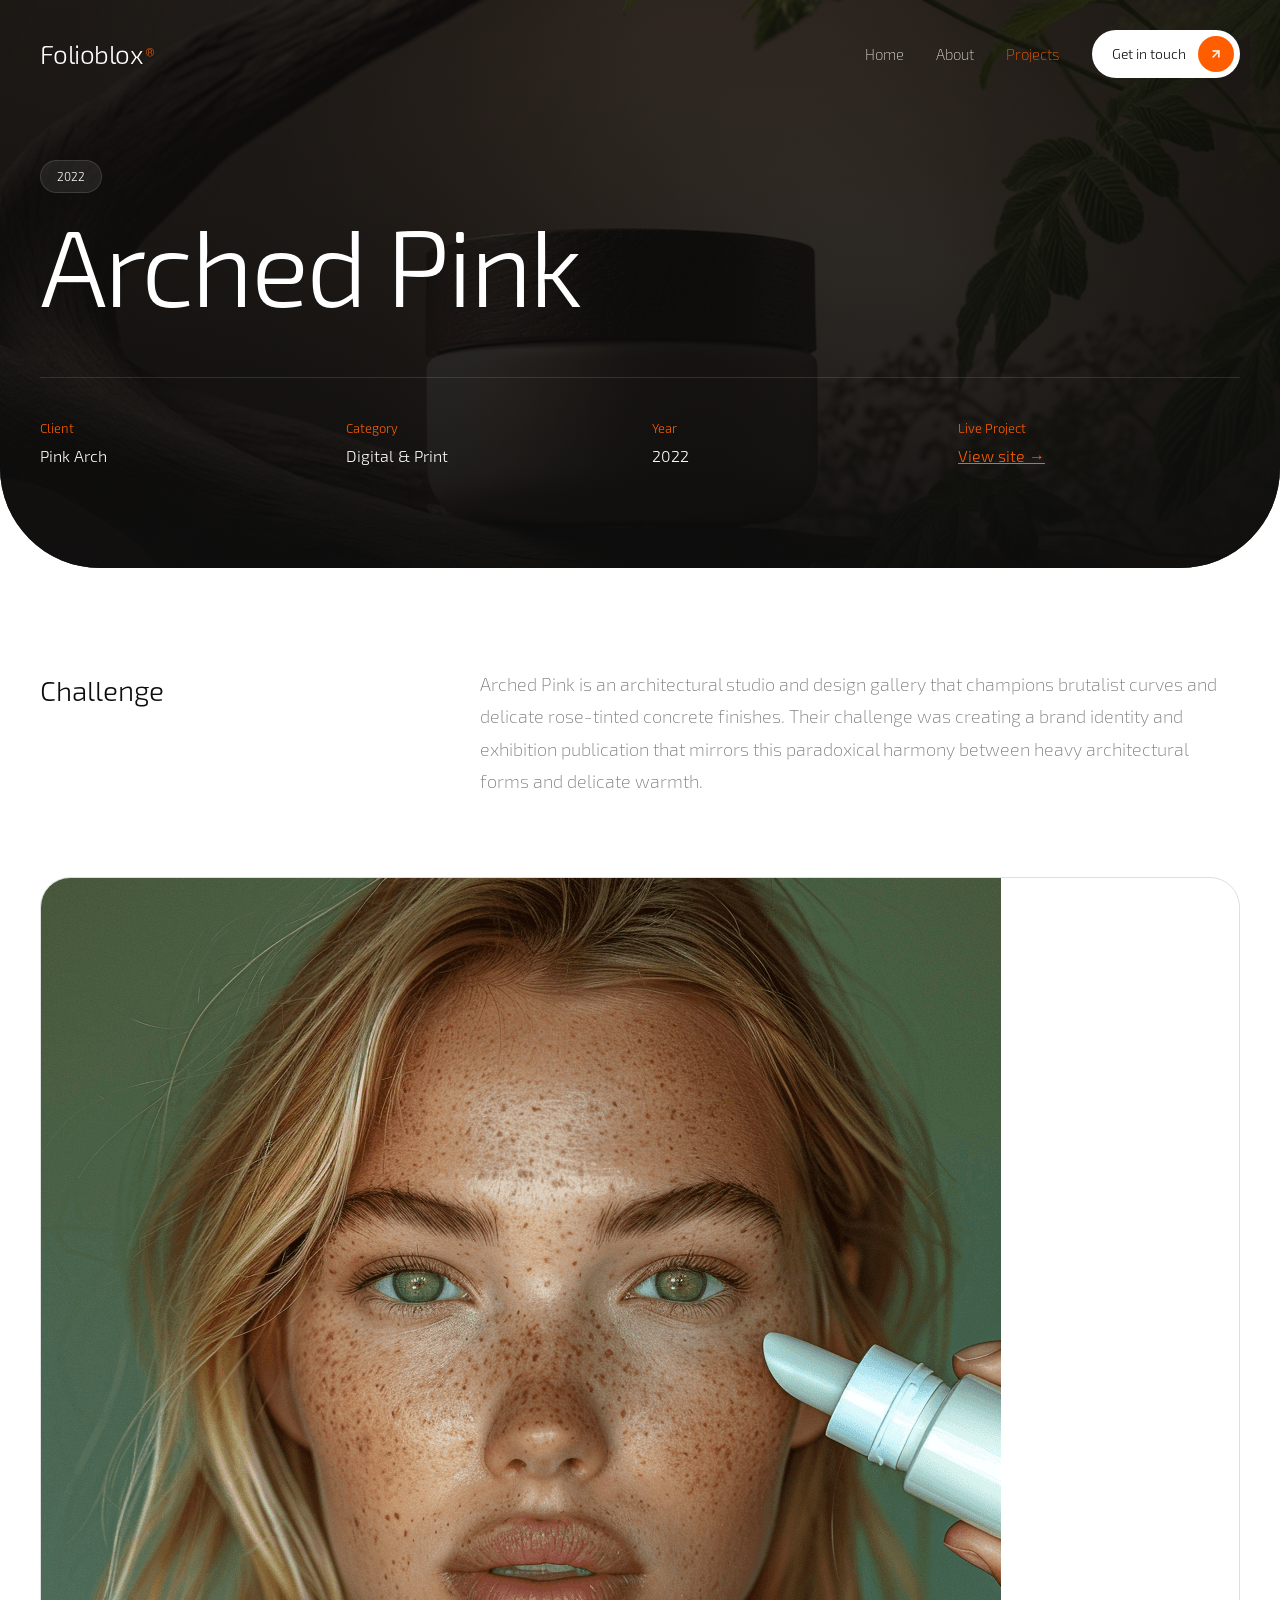
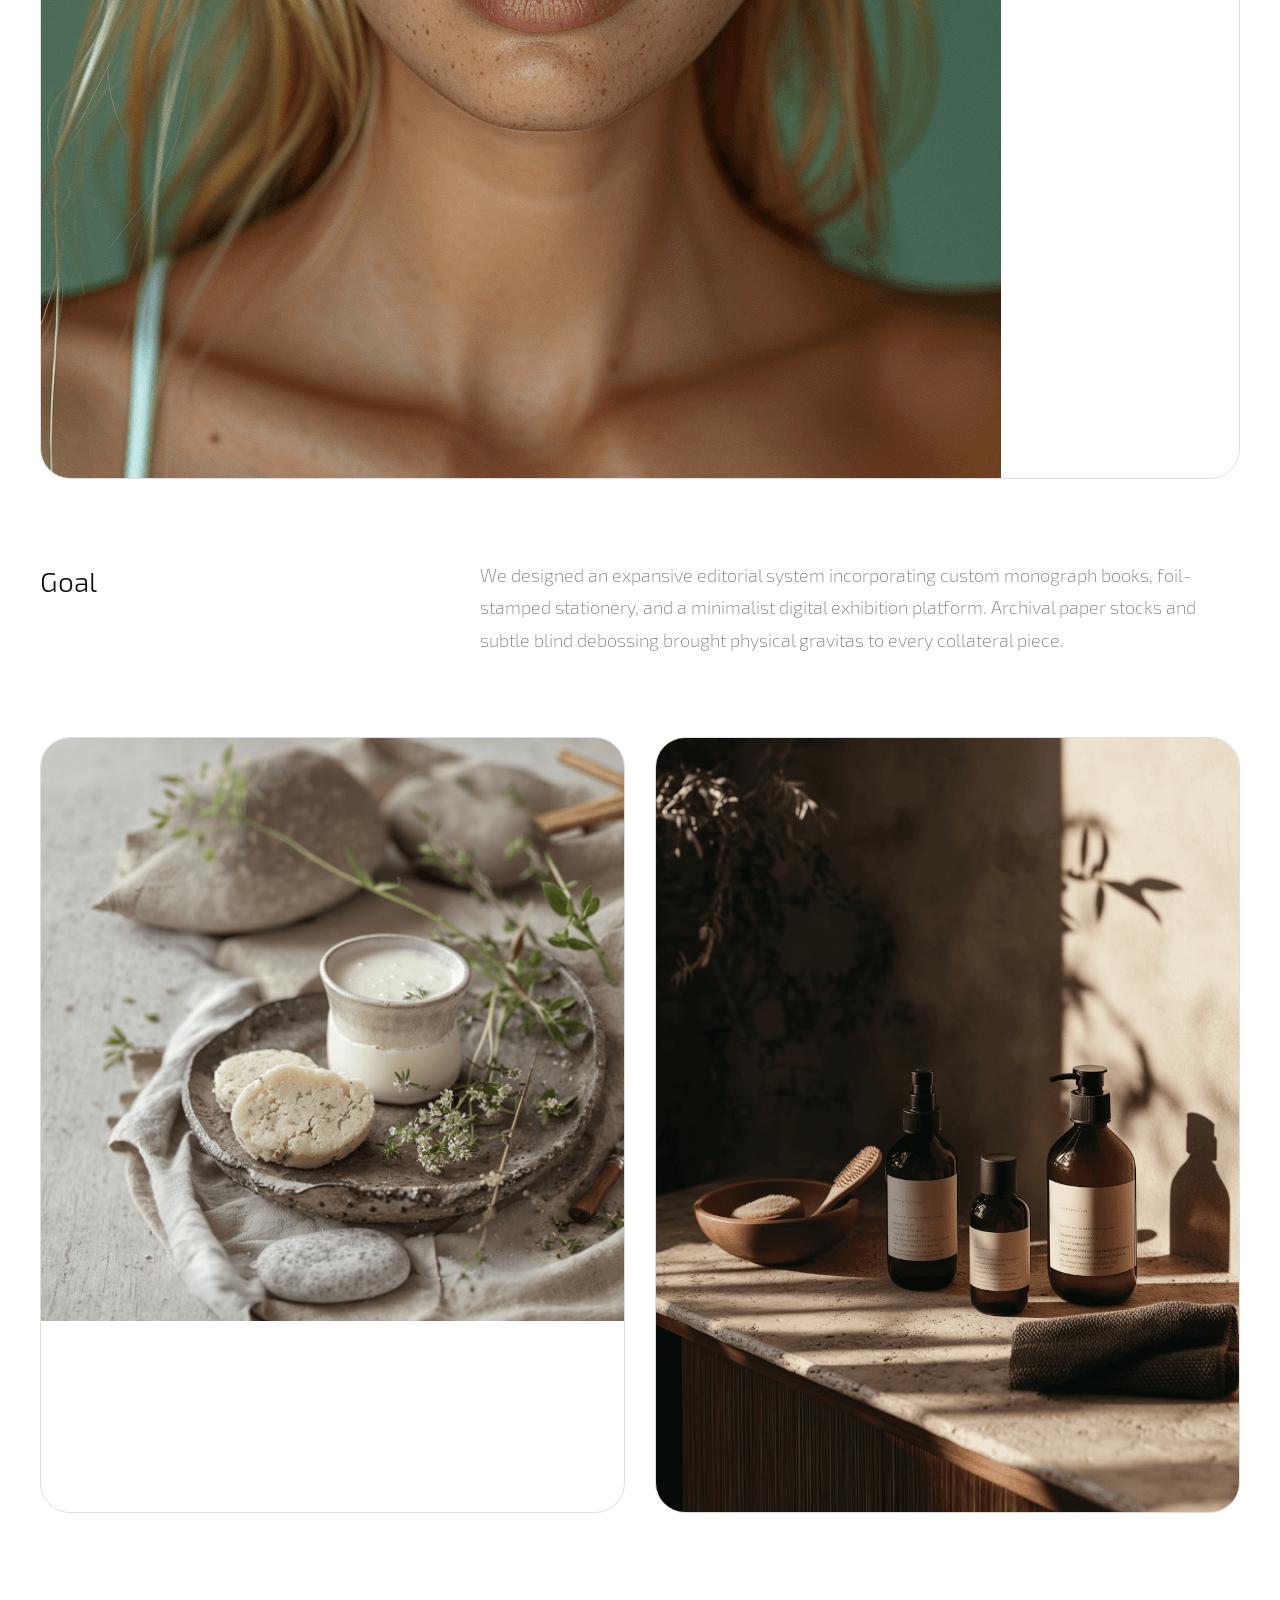
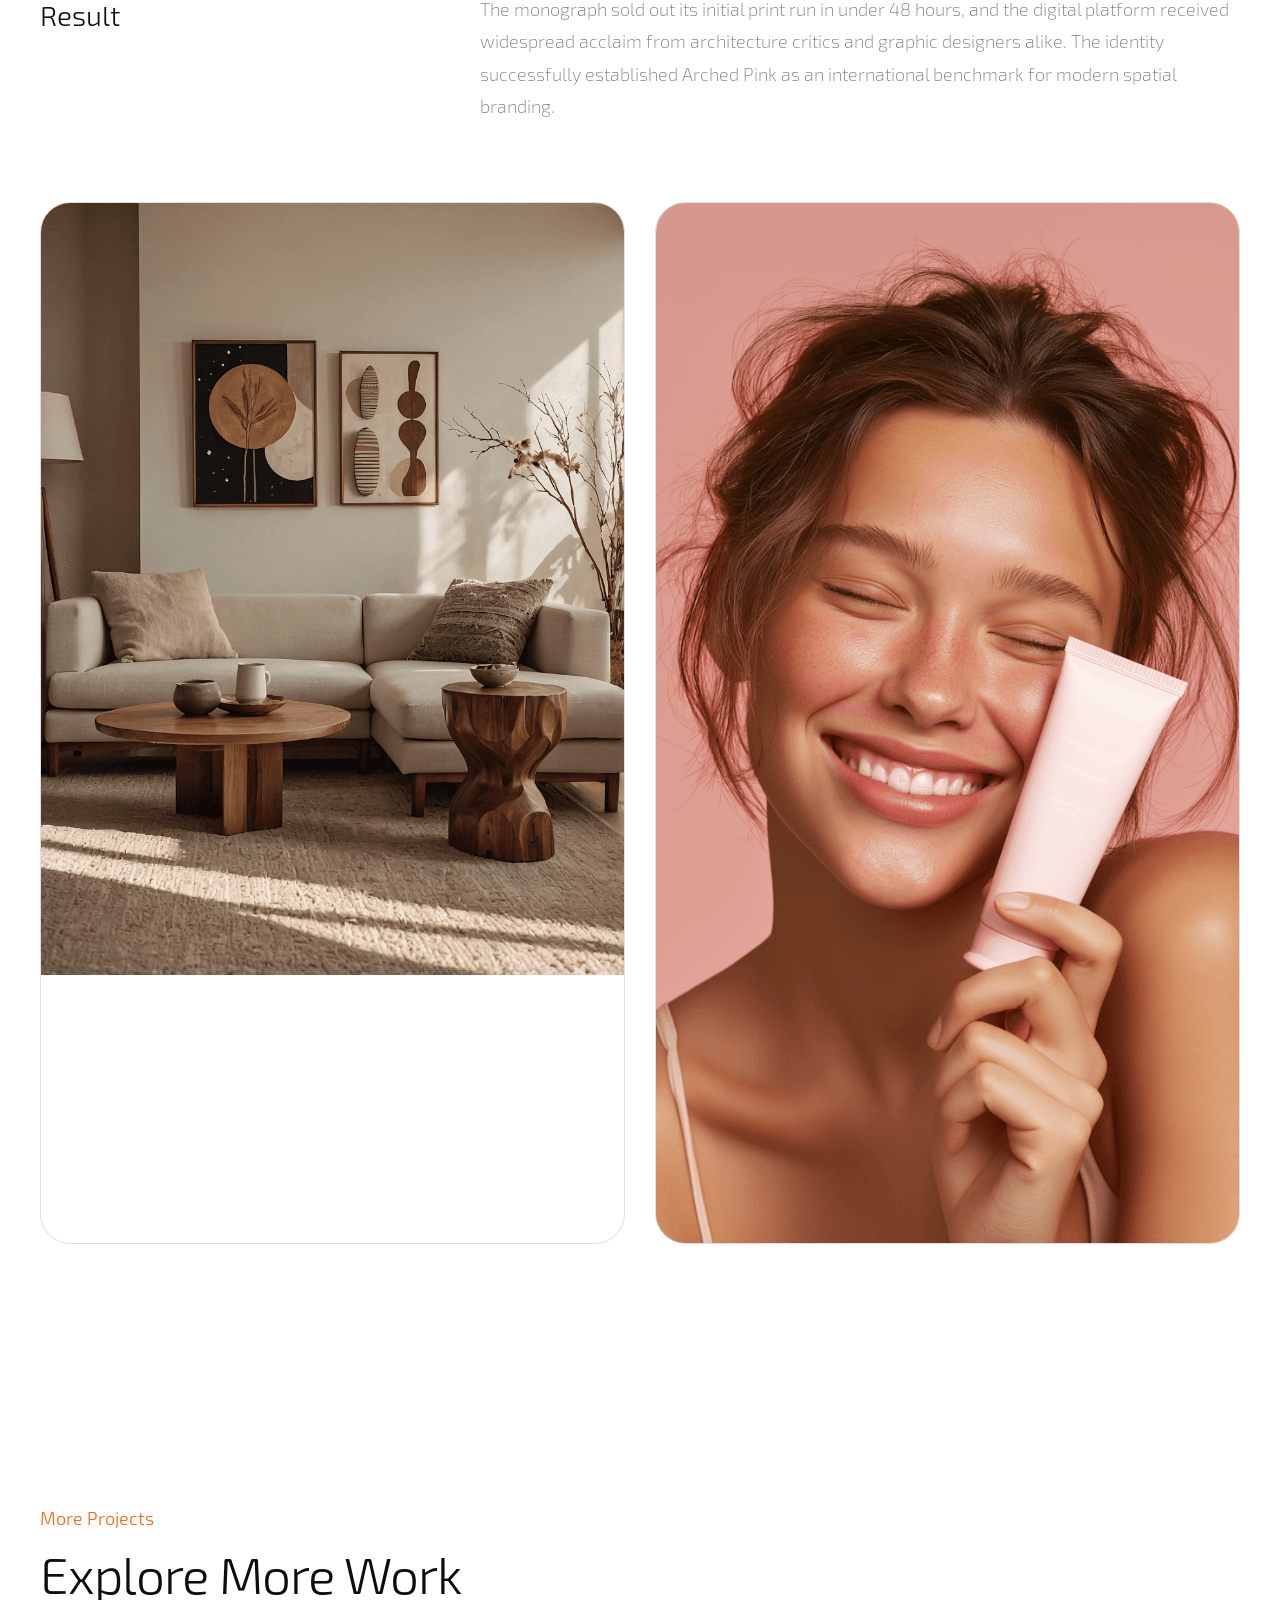
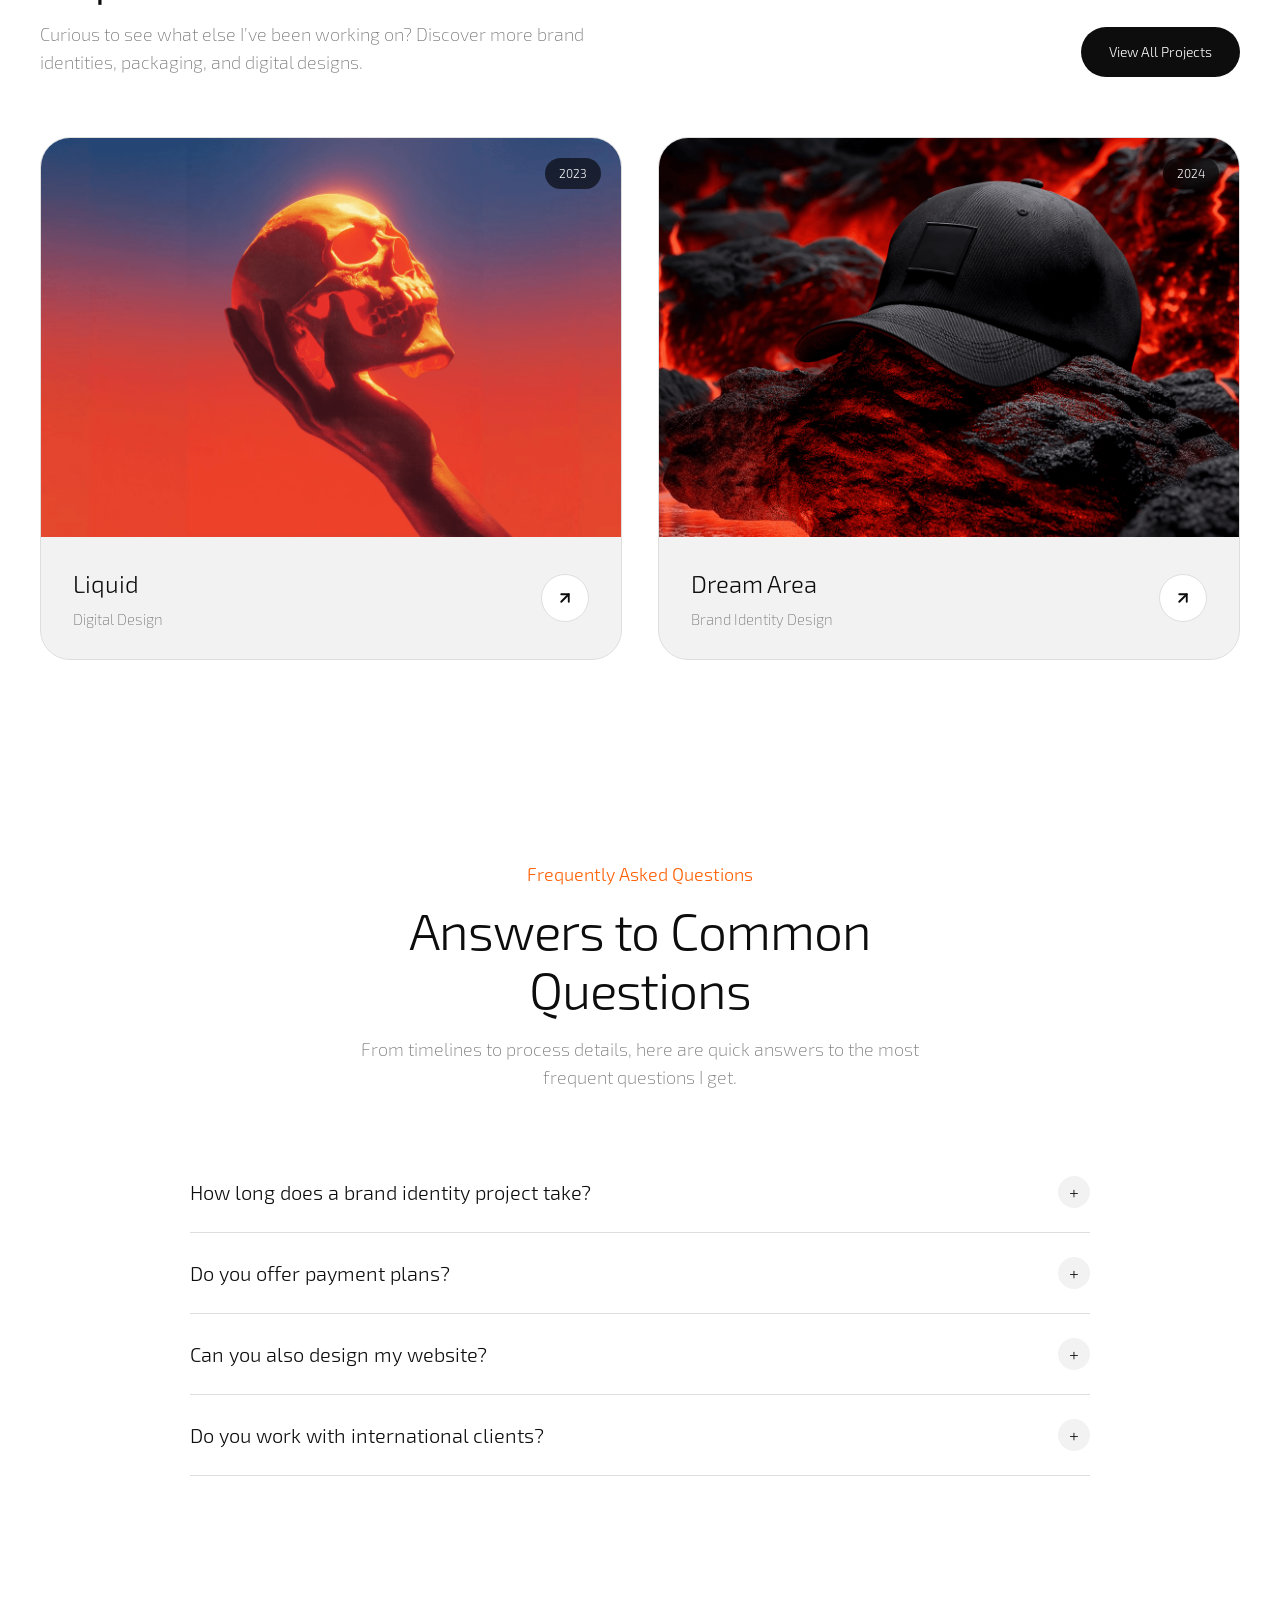
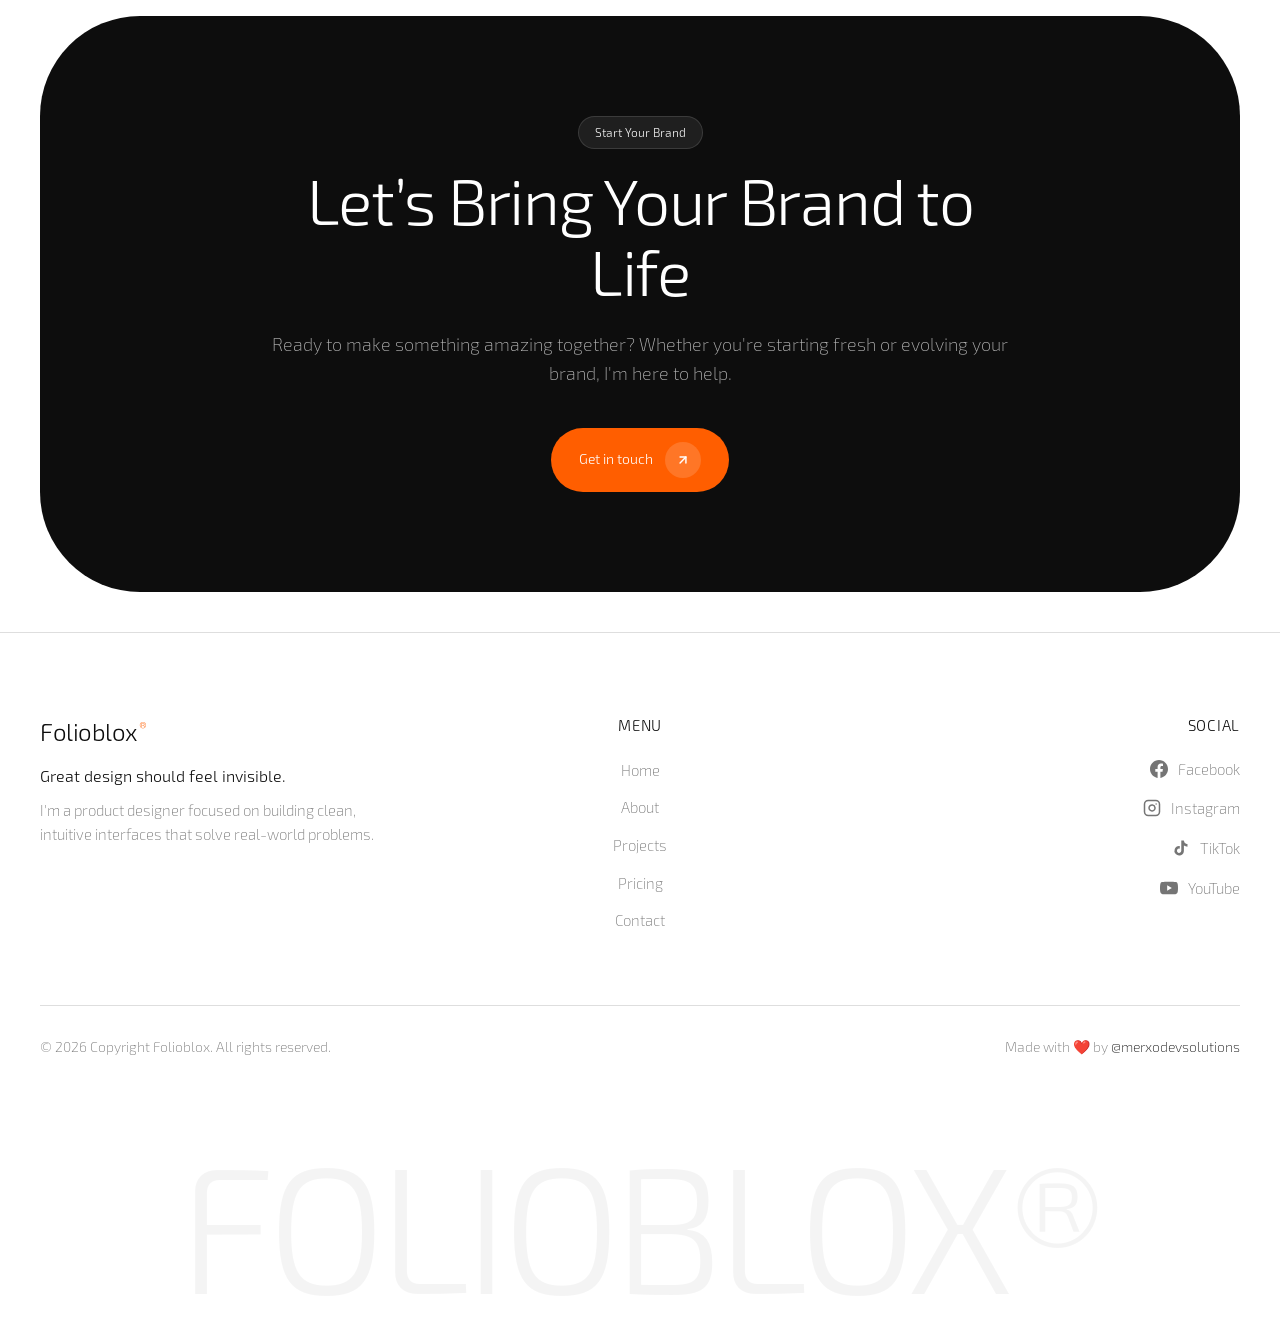
<file: projects/arched-pink.html>
<!DOCTYPE html>
<html lang="en">
<head>
  <meta charset="utf-8">
  <meta name="viewport" content="width=device-width, initial-scale=1.0">
  <title>Arched Pink - Digital &amp; Print | Folioblox</title>
  <meta name="description" content="Arched Pink — An architectural brand identity and editorial print system exploring spatial aesthetics and nuanced hues.">
  
  <link href="../public/images/icons/default-favicon-light.v1.png" rel="icon" media="(prefers-color-scheme: light)">
  <link href="../public/images/icons/default-favicon-dark.v1.png" rel="icon" media="(prefers-color-scheme: dark)">
  <link rel="apple-touch-icon" href="../public/images/icons/default-touch-icon.v3.png">
  
  <meta property="og:type" content="article">
  <meta property="og:title" content="Arched Pink - Folioblox">
  <meta property="og:description" content="Digital and print identity system by Dominic Wagner.">
  <meta property="og:url" content="/projects/arched-pink">
  
  <link rel="stylesheet" href="../public/css/style.css">
  <script src="../public/js/main.js" defer></script>
</head>
<body>

  <!-- ================= HEADER / NAVBAR ================= -->
  <header class="site-header">
    <div class="container">
      <div class="navbar-inner">
        <a href="../index.html" class="brand-logo" aria-label="Folioblox Home">Folioblox<span>®</span></a>
        
        <nav class="nav-links" id="navMenu">
          <a href="../index.html" class="nav-link">Home</a>
          <a href="../about.html" class="nav-link">About</a>
          <a href="../projects.html" class="nav-link active">Projects</a>
        </nav>
        
        <div class="nav-actions">
          <a href="../contact.html" class="btn-nav-touch">
            <span>Get in touch</span>
            <span class="btn-icon-orange">
              <svg width="14" height="14" viewBox="0 0 24 24" fill="none" stroke="currentColor" stroke-width="2.5" stroke-linecap="round" stroke-linejoin="round">
                <line x1="7" y1="17" x2="17" y2="7"></line>
                <polyline points="7 7 17 7 17 17"></polyline>
              </svg>
            </span>
          </a>
          <button class="mobile-toggle" id="mobileToggle" aria-label="Toggle Navigation">&#9776;</button>
        </div>
      </div>
    </div>
  </header>

  <!-- ================= CASE STUDY HERO ================= -->
  <section class="case-hero">
    <img class="page-hero-bg" src="../public/images/projects/arched-pink/arched-pink-cover.png" alt="Arched Pink Cover" loading="eager">
    <div class="page-hero-overlay"></div>
    
    <div class="container page-hero-content">
      <span class="pill-badge case-year-badge">2022</span>
      <h1 class="hero-headline">Arched Pink</h1>

      <div class="case-meta-grid reveal">
        <div class="case-meta-item">
          <p class="label">Client</p>
          <p class="val">Pink Arch</p>
        </div>
        <div class="case-meta-item">
          <p class="label">Category</p>
          <p class="val">Digital &amp; Print</p>
        </div>
        <div class="case-meta-item">
          <p class="label">Year</p>
          <p class="val">2022</p>
        </div>
        <div class="case-meta-item">
          <p class="label">Live Project</p>
          <p class="val"><a href="https://www.frameblox.com/" target="_blank" rel="noopener" class="case-link">View site &rarr;</a></p>
        </div>
      </div>
    </div>
  </section>

  <!-- ================= CASE STUDY NARRATIVE & GALLERY ================= -->
  <section class="case-narrative">
    <div class="container">
      
      <!-- Challenge Section -->
      <div class="case-challenge-grid reveal">
        <h3>Challenge</h3>
        <p>Arched Pink is an architectural studio and design gallery that champions brutalist curves and delicate rose-tinted concrete finishes. Their challenge was creating a brand identity and exhibition publication that mirrors this paradoxical harmony between heavy architectural forms and delicate warmth.</p>
      </div>

      <!-- Feature Image 1 -->
      <div class="case-gallery-grid reveal">
        <div class="case-gallery-item full-width">
          <img src="../public/images/projects/arched-pink/arched-pink-layout.png" alt="Arched Pink Layout" loading="lazy">
        </div>
      </div>

      <!-- Goal Section -->
      <div class="case-challenge-grid case-grid-spaced reveal">
        <h3>Goal</h3>
        <p>We designed an expansive editorial system incorporating custom monograph books, foil-stamped stationery, and a minimalist digital exhibition platform. Archival paper stocks and subtle blind debossing brought physical gravitas to every collateral piece.</p>
      </div>

      <!-- Gallery Grid 1 -->
      <div class="case-gallery-grid reveal">
        <div class="case-gallery-item">
          <img src="../public/images/projects/arched-pink/arched-pink-mockup.png" alt="Arched Pink Mockup" loading="lazy">
        </div>
        <div class="case-gallery-item">
          <img src="../public/images/projects/arched-pink/arched-pink-typography.png" alt="Arched Pink Typography" loading="lazy">
        </div>
      </div>

      <!-- Result Section -->
      <div class="case-challenge-grid case-grid-spaced reveal">
        <h3>Result</h3>
        <p>The monograph sold out its initial print run in under 48 hours, and the digital platform received widespread acclaim from architecture critics and graphic designers alike. The identity successfully established Arched Pink as an international benchmark for modern spatial branding.</p>
      </div>

      <!-- Gallery Grid 2 -->
      <div class="case-gallery-grid reveal">
        <div class="case-gallery-item">
          <img src="../public/images/projects/arched-pink/arched-pink-ux-1.png" alt="Arched Pink UX 1" loading="lazy">
        </div>
        <div class="case-gallery-item">
          <img src="../public/images/projects/arched-pink/arched-pink-ux-2.png" alt="Arched Pink UX 2" loading="lazy">
        </div>
      </div>

    </div>
  </section>

  <!-- ================= EXPLORE MORE WORK ================= -->
  <section class="projects-section">
    <div class="container">
      <div class="section-head section-head-flex reveal">
        <div>
          <span class="section-subtitle">More Projects</span>
          <h2 class="section-title">Explore More Work</h2>
          <p class="section-desc">Curious to see what else I’ve been working on? Discover more brand identities, packaging, and digital designs.</p>
        </div>
        <a href="../projects.html" class="btn btn-dark">View All Projects</a>
      </div>

      <div class="projects-grid">
        <!-- Project 1: Liquid -->
        <a href="liquid.html" class="project-card reveal">
          <div class="project-thumb">
            <img src="../public/images/projects/liquid/liquid-cover.png" alt="Liquid" loading="lazy">
            <span class="project-badge-tag">2023</span>
          </div>
          <div class="project-body">
            <div class="project-meta-info">
              <h3>Liquid</h3>
              <p>Digital Design</p>
            </div>
            <div class="project-arrow-btn">
              <svg width="18" height="18" viewBox="0 0 24 24" fill="none" stroke="currentColor" stroke-width="2.5" stroke-linecap="round" stroke-linejoin="round">
                <line x1="7" y1="17" x2="17" y2="7"></line>
                <polyline points="7 7 17 7 17 17"></polyline>
              </svg>
            </div>
          </div>
        </a>

        <!-- Project 2: Dream Area -->
        <a href="dream-area.html" class="project-card reveal reveal-delay-1">
          <div class="project-thumb">
            <img src="../public/images/projects/dream-area/dream-area-cover.png" alt="Dream Area" loading="lazy">
            <span class="project-badge-tag">2024</span>
          </div>
          <div class="project-body">
            <div class="project-meta-info">
              <h3>Dream Area</h3>
              <p>Brand Identity Design</p>
            </div>
            <div class="project-arrow-btn">
              <svg width="18" height="18" viewBox="0 0 24 24" fill="none" stroke="currentColor" stroke-width="2.5" stroke-linecap="round" stroke-linejoin="round">
                <line x1="7" y1="17" x2="17" y2="7"></line>
                <polyline points="7 7 17 7 17 17"></polyline>
              </svg>
            </div>
          </div>
        </a>
      </div>
    </div>
  </section>

  <!-- ================= FAQ SECTION ================= -->
  <section class="faq-section">
    <div class="container">
      <div class="section-head section-head-centered reveal">
        <span class="section-subtitle">Frequently Asked Questions</span>
        <h2 class="section-title">Answers to Common Questions</h2>
        <p class="section-desc mx-auto">From timelines to process details, here are quick answers to the most frequent questions I get.</p>
      </div>

      <div class="faq-container reveal">
        <div class="faq-item">
          <button class="faq-question">
            <span>How long does a brand identity project take?</span>
            <span class="faq-icon">+</span>
          </button>
          <div class="faq-answer">
            <p>A standard brand identity project typically takes 3 to 6 weeks depending on scope, deliverables, and revision rounds.</p>
          </div>
        </div>

        <div class="faq-item">
          <button class="faq-question">
            <span>Do you offer payment plans?</span>
            <span class="faq-icon">+</span>
          </button>
          <div class="faq-answer">
            <p>Yes, all projects are split into structured milestones: typically 50% upfront to reserve the project slot and 50% upon final sign-off and asset delivery.</p>
          </div>
        </div>

        <div class="faq-item">
          <button class="faq-question">
            <span>Can you also design my website?</span>
            <span class="faq-icon">+</span>
          </button>
          <div class="faq-answer">
            <p>Absolutely. Once the visual identity and guidelines are defined, I design high-converting, responsive web experiences tailored to your brand goals.</p>
          </div>
        </div>

        <div class="faq-item">
          <button class="faq-question">
            <span>Do you work with international clients?</span>
            <span class="faq-icon">+</span>
          </button>
          <div class="faq-answer">
            <p>Yes, I work with clients across the globe. All communication, presentations, feedback loops, and deliverables are handled seamlessly through digital channels.</p>
          </div>
        </div>
      </div>
    </div>
  </section>

  <!-- ================= CTA BANNER ================= -->
  <section class="container">
    <div class="cta-banner-canvas reveal">
      <div class="cta-banner-content">
        <span class="pill-badge">Start Your Brand</span>
        <h2 class="cta-banner-title">Let’s Bring Your Brand to Life</h2>
        <p class="cta-banner-desc">Ready to make something amazing together? Whether you're starting fresh or evolving your brand, I'm here to help.</p>
        <a href="../contact.html" class="btn btn-primary">
          <span>Get in touch</span>
          <span class="btn-icon-circle">
            <svg width="14" height="14" viewBox="0 0 24 24" fill="none" stroke="currentColor" stroke-width="2.5" stroke-linecap="round" stroke-linejoin="round">
              <line x1="7" y1="17" x2="17" y2="7"></line>
              <polyline points="7 7 17 7 17 17"></polyline>
            </svg>
          </span>
        </a>
      </div>
    </div>
  </section>

 
<!-- ================= FOOTER ================= -->
<footer class="site-footer">
  <div class="container">
    <div class="footer-top">
      <div class="footer-brand-col">
        <a href="index.html" class="brand-logo">Folioblox<span>®</span></a>
        <h4 class="footer-brand-title">Great design should feel invisible.</h4>
        <p>I'm a product designer focused on building clean, intuitive interfaces that solve real-world problems.</p>
      </div>

      <div class="footer-col footer-col-center">
        <h4>Menu</h4>
        <ul>
          <li><a href="index.html">Home</a></li>
          <li><a href="about.html">About</a></li>
          <li><a href="projects.html">Projects</a></li>
          <li><a href="#pricing">Pricing</a></li>
          <li><a href="contact.html">Contact</a></li>
        </ul>
      </div>

      <div class="footer-col footer-col-end">
        <h4>Social</h4>
        <ul class="social-links">
          <li>
            <a href="https://www.facebook.com/" target="_blank" rel="noopener">
              <svg width="18" height="18" viewBox="0 0 24 24" fill="currentColor">
                <path d="M24 12.073c0-6.627-5.373-12-12-12s-12 5.373-12 12c0 5.99 4.388 10.954 10.125 11.854v-8.385H7.078v-3.47h3.047V9.43c0-3.007 1.792-4.669 4.533-4.669 1.312 0 2.686.235 2.686.235v2.953H15.83c-1.491 0-1.956.925-1.956 1.874v2.25h3.328l-.532 3.47h-2.796v8.385C19.612 23.027 24 18.062 24 12.073z"/>
              </svg>
              <span>Facebook</span>
            </a>
          </li>
          <li>
            <a href="https://instagram.com/" target="_blank" rel="noopener">
              <svg width="18" height="18" viewBox="0 0 24 24" fill="none" stroke="currentColor" stroke-width="2" stroke-linecap="round" stroke-linejoin="round">
                <rect x="2" y="2" width="20" height="20" rx="5" ry="5"></rect>
                <path d="M16 11.37A4 4 0 1 1 12.63 8 4 4 0 0 1 16 11.37z"></path>
                <line x1="17.5" y1="6.5" x2="17.51" y2="6.5"></line>
              </svg>
              <span>Instagram</span>
            </a>
          </li>
          <li>
            <a href="https://tiktok.com/" target="_blank" rel="noopener">
              <svg width="18" height="18" viewBox="0 0 24 24" fill="currentColor">
                <path d="M19.59 6.69a4.83 4.83 0 0 1-3.77-4.25V2h-3.45v13.67a2.89 2.89 0 0 1-5.2 1.74 2.89 2.89 0 0 1 2.31-4.64 2.93 2.93 0 0 1 .88.13V9.4a6.84 6.84 0 0 0-1-.05A6.33 6.33 0 0 0 5 20.1a6.34 6.34 0 0 0 10.86-4.43v-7a8.16 8.16 0 0 0 4.77 1.52v-3.4a4.85 4.85 0 0 1-1.04-.1z"/>
              </svg>
              <span>TikTok</span>
            </a>
          </li>
          <li>
            <a href="https://www.youtube.com/" target="_blank" rel="noopener">
              <svg width="18" height="18" viewBox="0 0 24 24" fill="currentColor">
                <path d="M23.498 6.186a3.016 3.016 0 0 0-2.122-2.136C19.505 3.545 12 3.545 12 3.545s-7.505 0-9.377.505A3.017 3.017 0 0 0 .502 6.186C0 8.07 0 12 0 12s0 3.93.502 5.814a3.016 3.016 0 0 0 2.122 2.136c1.871.505 9.376.505 9.376.505s7.505 0 9.377-.505a3.015 3.015 0 0 0 2.122-2.136C24 15.93 24 12 24 12s0-3.93-.502-5.814zM9.545 15.568V8.432L15.818 12l-6.273 3.568z"/>
              </svg>
              <span>YouTube</span>
            </a>
          </li>
        </ul>
      </div>
    </div>

    <div class="footer-bottom">
      <p>© 2026 Copyright Folioblox. All rights reserved.</p>
      <p>Made with ❤️ by <a href="https://merxodevsolutions.pro.bd" target="_blank" rel="noopener">@merxodevsolutions</a></p>
    </div>

    <div class="footer-huge-watermark">
      <span>Folioblox®</span>
    </div>
  </div>
</footer>

</body>
</html>
</file>
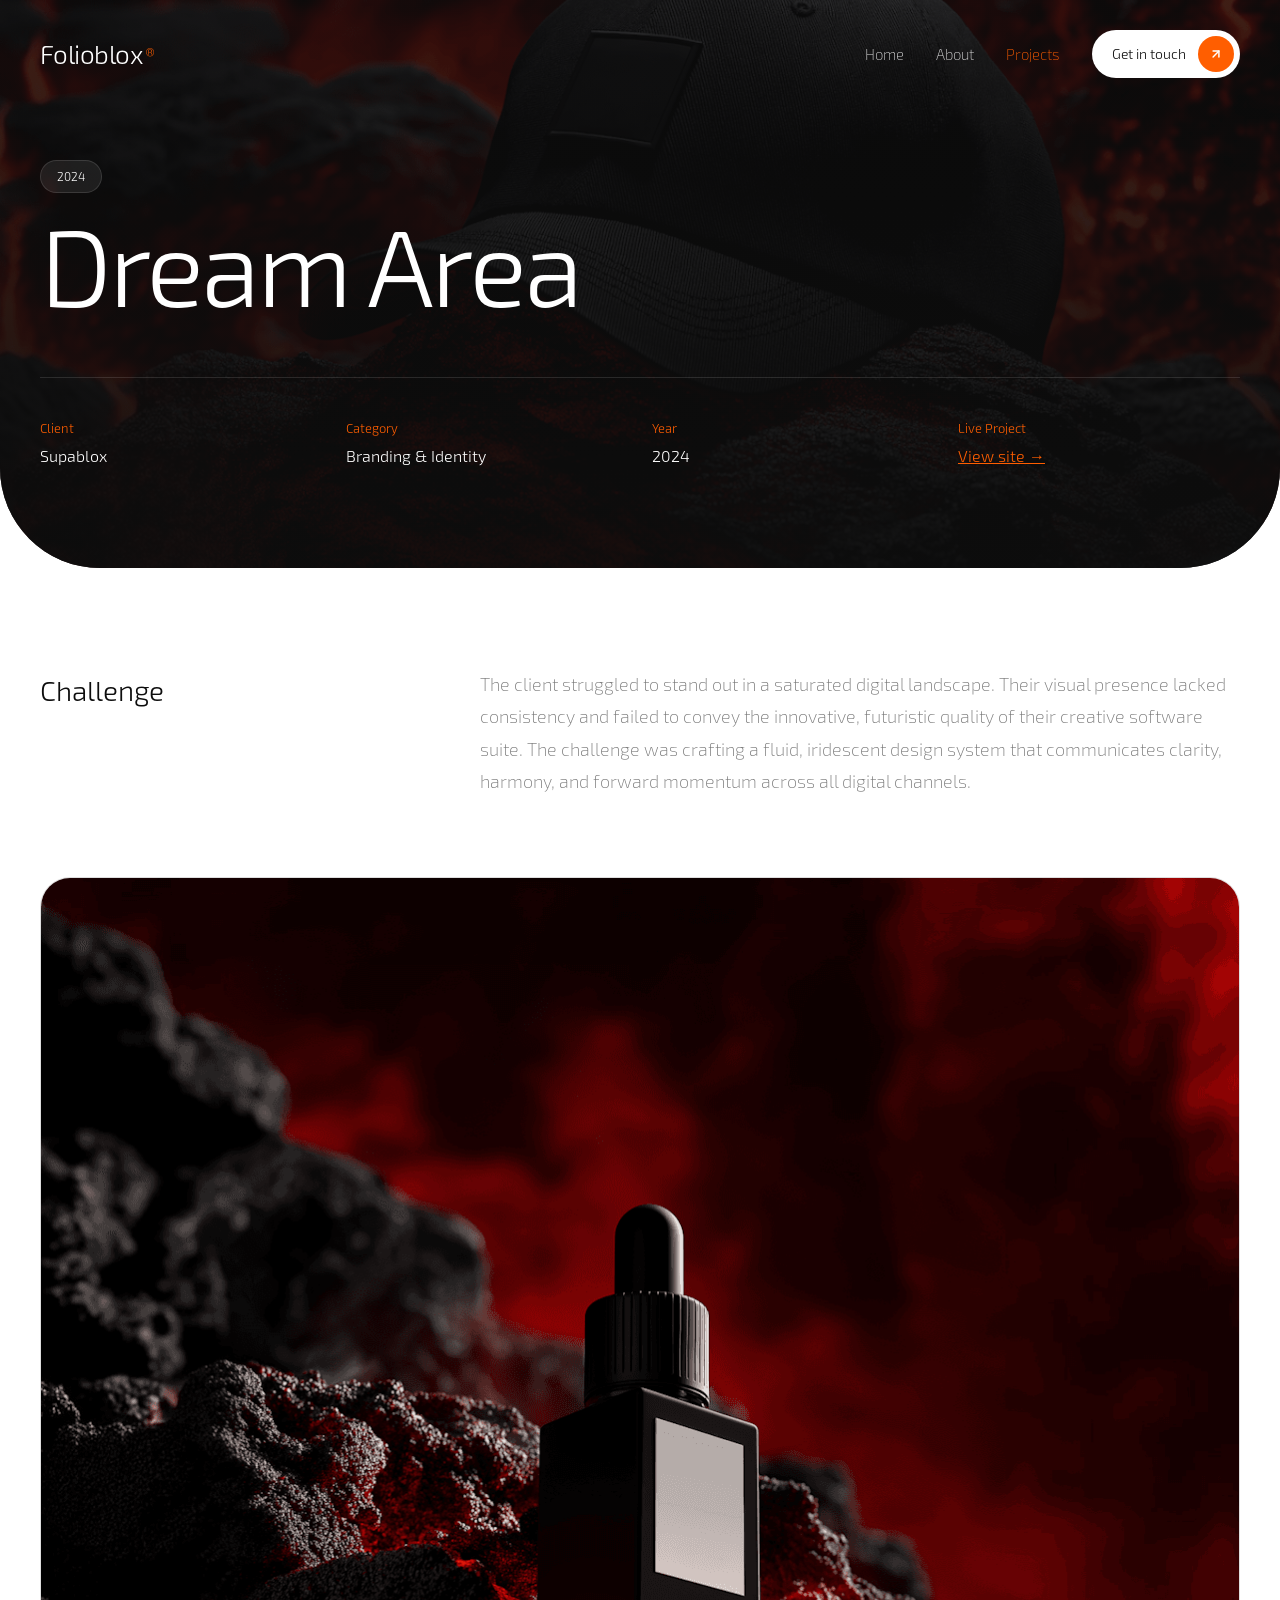
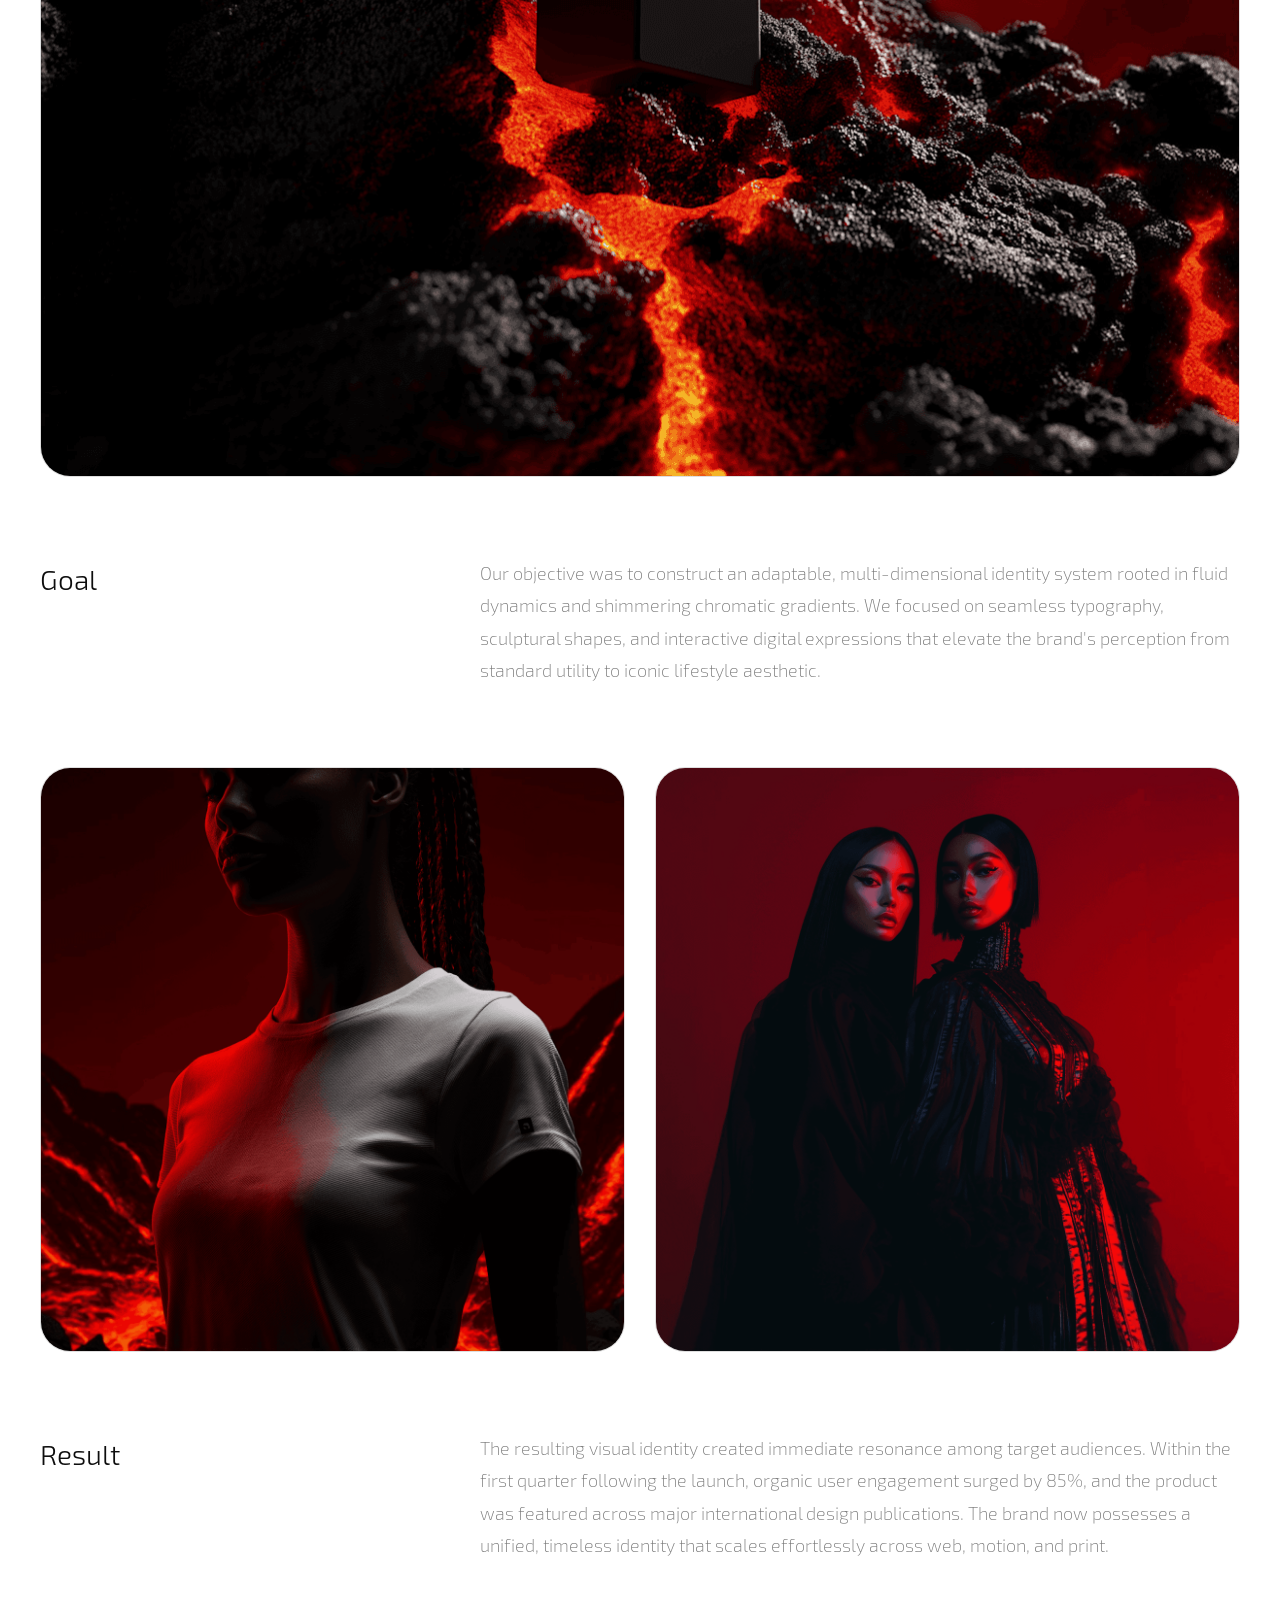
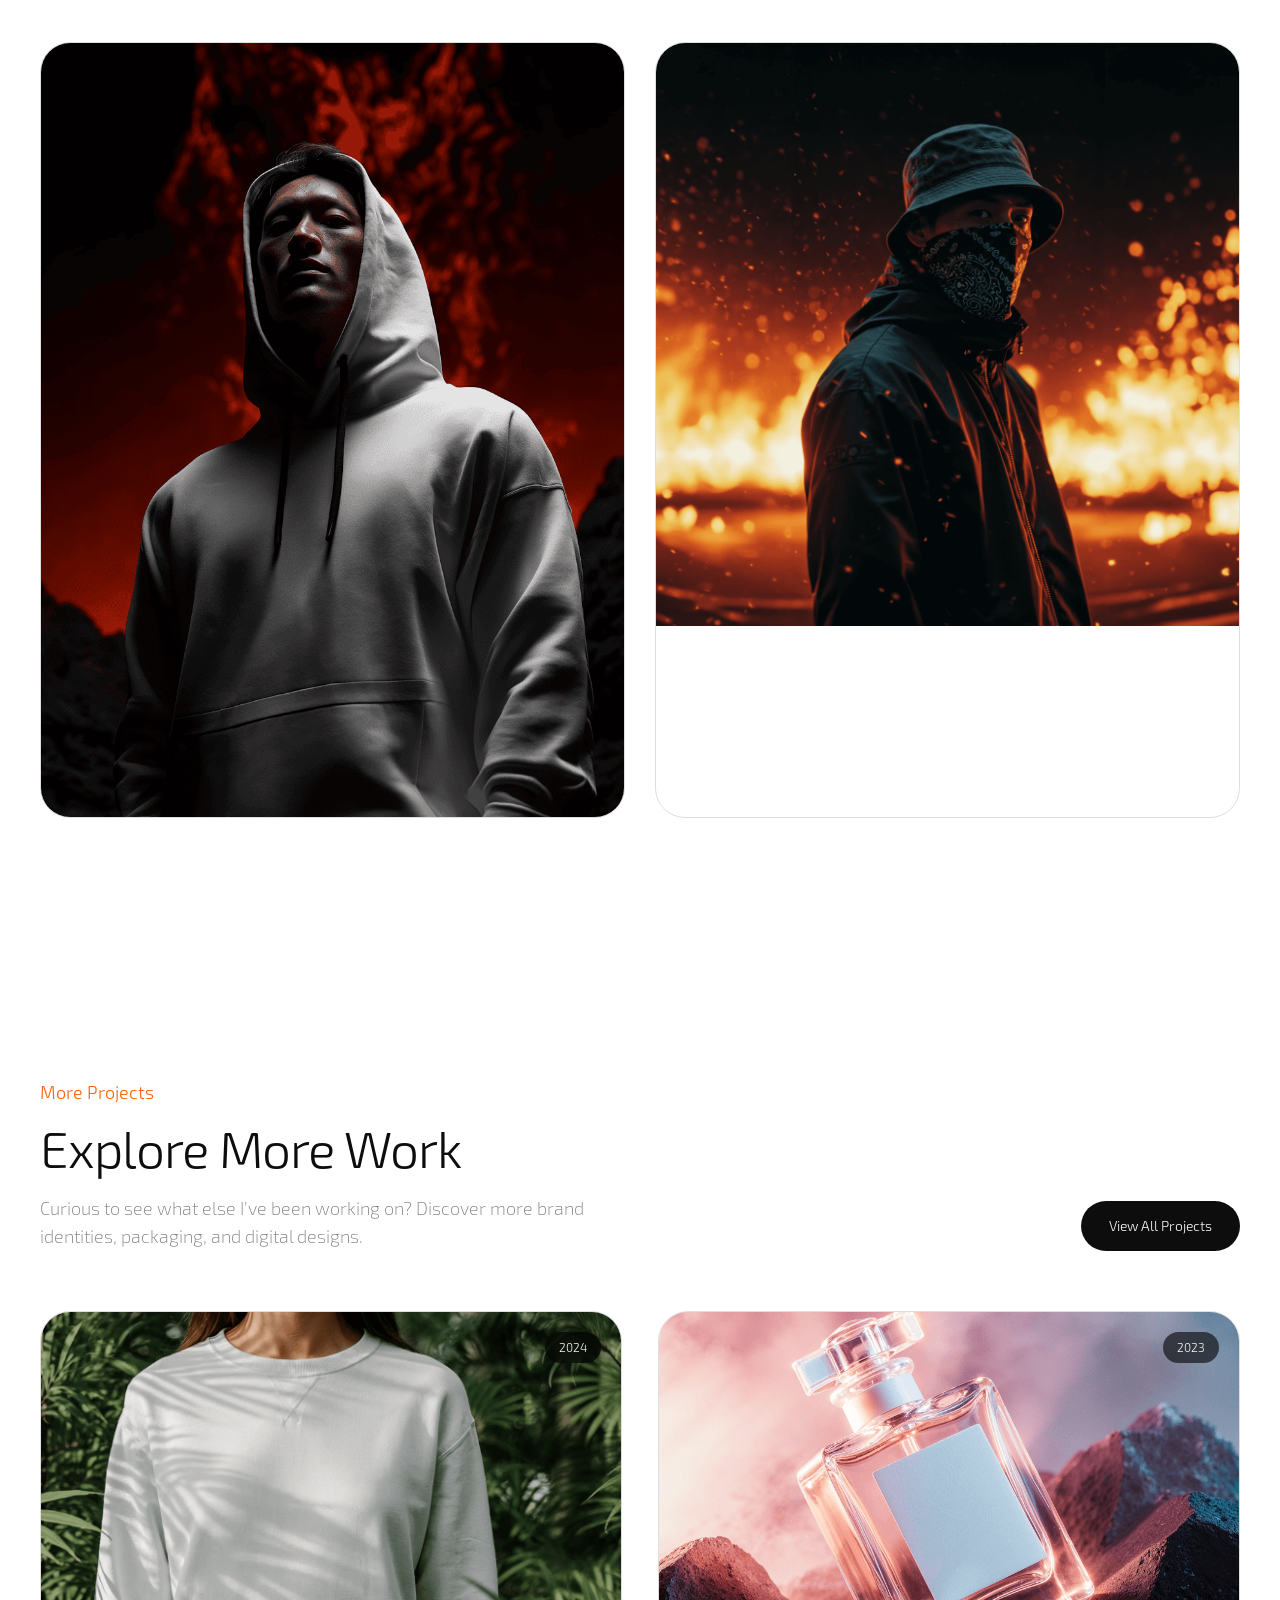
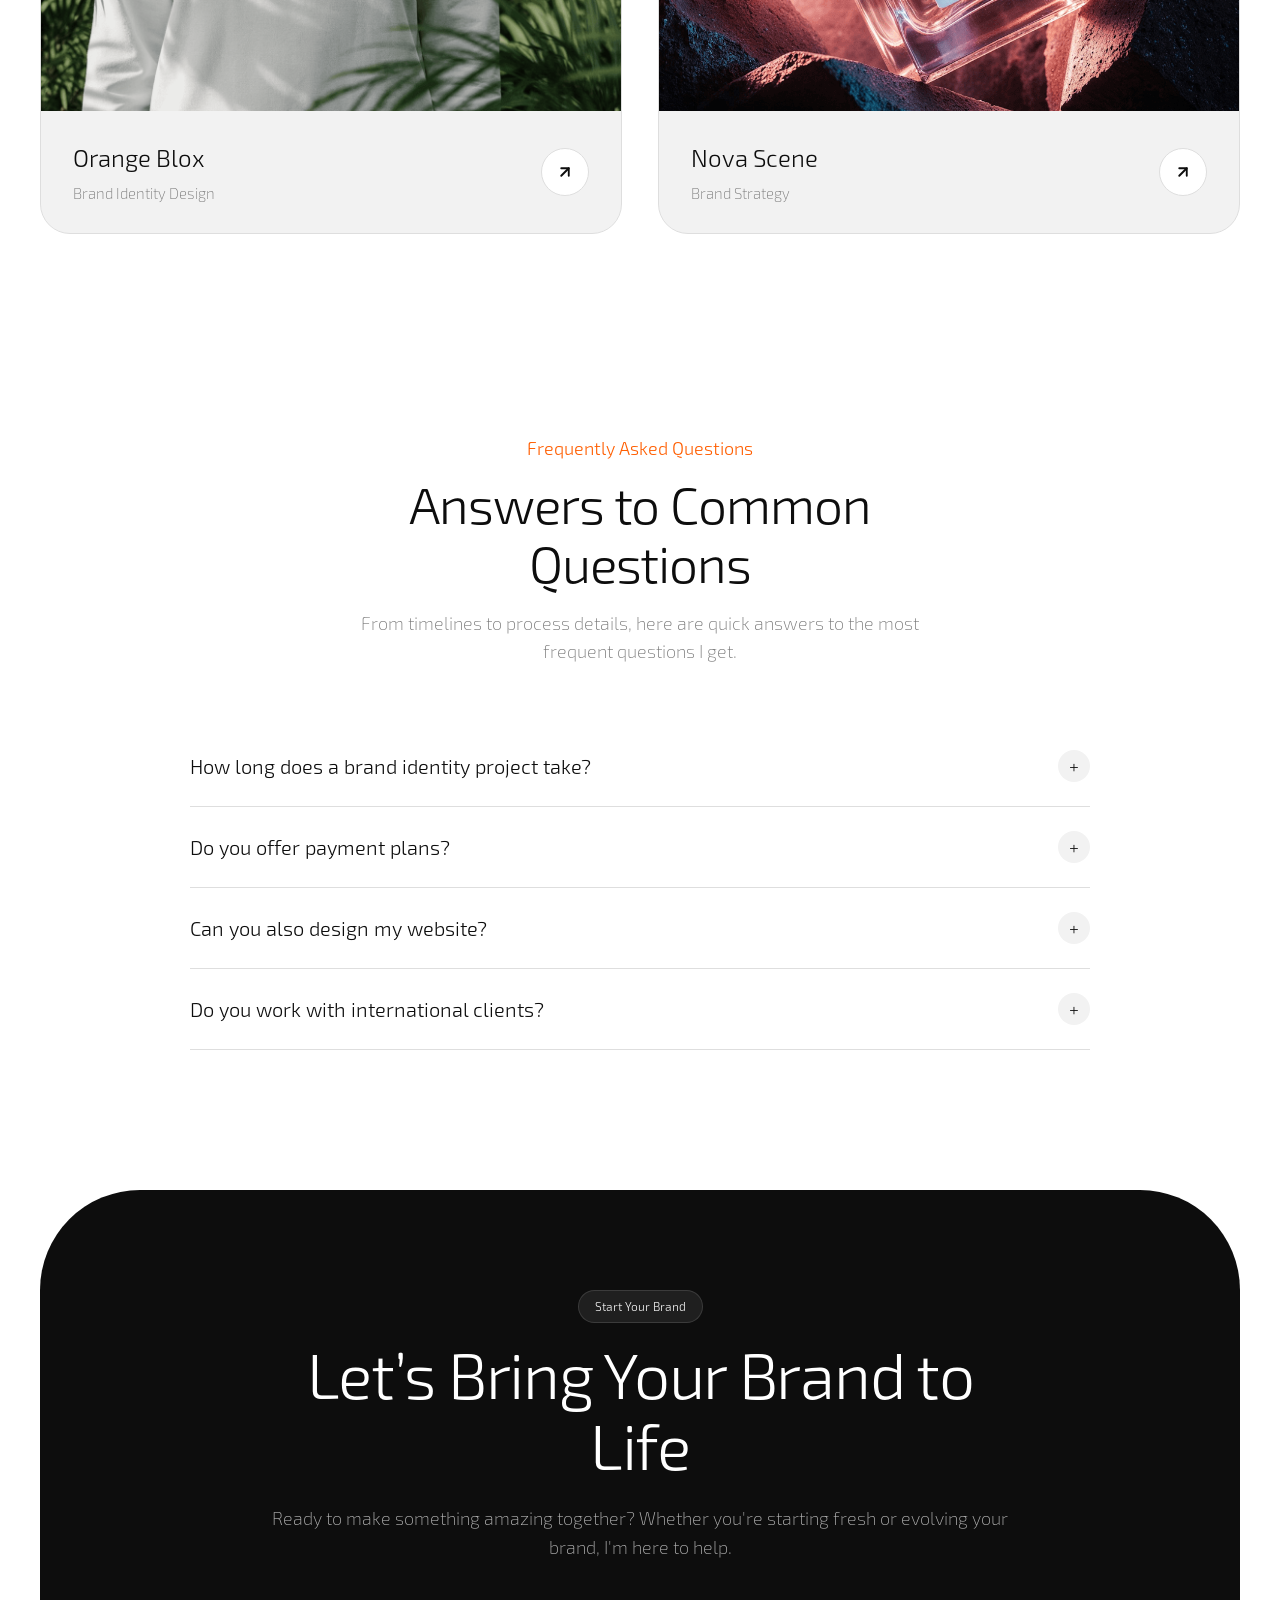
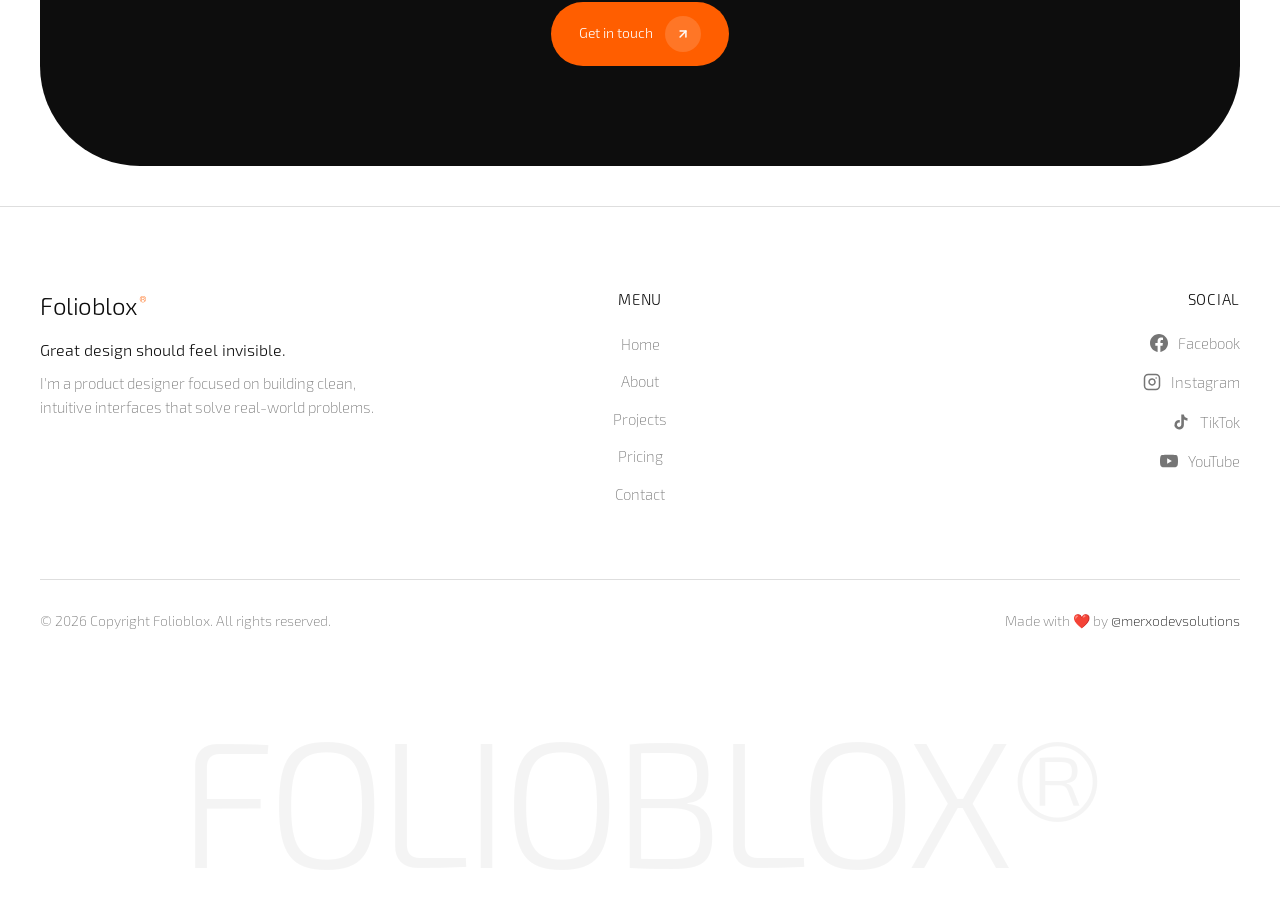
<file: projects/dream-area.html>
<!DOCTYPE html>
<html lang="en">
<head>
  <meta charset="utf-8">
  <meta name="viewport" content="width=device-width, initial-scale=1.0">
  <title>Dream Area - Brand Identity Design | Folioblox</title>
  <meta name="description" content="Dream Area — A brand identity design project blending ethereal fluid motion, iridescent color palettes, and modern typography.">
  
  <link href="../public/images/icons/default-favicon-light.v1.png" rel="icon" media="(prefers-color-scheme: light)">
  <link href="../public/images/icons/default-favicon-dark.v1.png" rel="icon" media="(prefers-color-scheme: dark)">
  <link rel="apple-touch-icon" href="../public/images/icons/default-touch-icon.v3.png">
  
  <meta property="og:type" content="article">
  <meta property="og:title" content="Dream Area - Folioblox">
  <meta property="og:description" content="Brand identity design for Dream Area by Dominic Wagner.">
  <meta property="og:url" content="/projects/dream-area">
  
  <link rel="stylesheet" href="../public/css/style.css">
  <script src="../public/js/main.js" defer></script>
</head>
<body>

  <!-- ================= HEADER / NAVBAR ================= -->
  <header class="site-header">
    <div class="container">
      <div class="navbar-inner">
        <a href="../index.html" class="brand-logo" aria-label="Folioblox Home">Folioblox<span>®</span></a>
        
        <nav class="nav-links" id="navMenu">
          <a href="../index.html" class="nav-link">Home</a>
          <a href="../about.html" class="nav-link">About</a>
          <a href="../projects.html" class="nav-link active">Projects</a>
        </nav>
        
        <div class="nav-actions">
          <a href="../contact.html" class="btn-nav-touch">
            <span>Get in touch</span>
            <span class="btn-icon-orange">
              <svg width="14" height="14" viewBox="0 0 24 24" fill="none" stroke="currentColor" stroke-width="2.5" stroke-linecap="round" stroke-linejoin="round">
                <line x1="7" y1="17" x2="17" y2="7"></line>
                <polyline points="7 7 17 7 17 17"></polyline>
              </svg>
            </span>
          </a>
          <button class="mobile-toggle" id="mobileToggle" aria-label="Toggle Navigation">&#9776;</button>
        </div>
      </div>
    </div>
  </header>

  <!-- ================= CASE STUDY HERO ================= -->
  <section class="case-hero">
    <img class="page-hero-bg" src="../public/images/projects/dream-area/dream-area-cover.png" alt="Dream Area Cover" loading="eager">
    <div class="page-hero-overlay"></div>
    
    <div class="container page-hero-content">
      <span class="pill-badge case-year-badge">2024</span>
      <h1 class="hero-headline">Dream Area</h1>

      <div class="case-meta-grid reveal">
        <div class="case-meta-item">
          <p class="label">Client</p>
          <p class="val">Supablox</p>
        </div>
        <div class="case-meta-item">
          <p class="label">Category</p>
          <p class="val">Branding &amp; Identity</p>
        </div>
        <div class="case-meta-item">
          <p class="label">Year</p>
          <p class="val">2024</p>
        </div>
        <div class="case-meta-item">
          <p class="label">Live Project</p>
          <p class="val"><a href="https://www.frameblox.com/" target="_blank" rel="noopener" class="case-link">View site &rarr;</a></p>
        </div>
      </div>
    </div>
  </section>

  <!-- ================= CASE STUDY NARRATIVE & GALLERY ================= -->
  <section class="case-narrative">
    <div class="container">
      
      <!-- Challenge Section -->
      <div class="case-challenge-grid reveal">
        <h3>Challenge</h3>
        <p>The client struggled to stand out in a saturated digital landscape. Their visual presence lacked consistency and failed to convey the innovative, futuristic quality of their creative software suite. The challenge was crafting a fluid, iridescent design system that communicates clarity, harmony, and forward momentum across all digital channels.</p>
      </div>

      <!-- Feature Image 1 -->
      <div class="case-gallery-grid reveal">
        <div class="case-gallery-item full-width">
          <img src="../public/images/projects/dream-area/dream-area-palette.png" alt="Dream Area Color Palette" loading="lazy">
        </div>
      </div>

      <!-- Goal Section -->
      <div class="case-challenge-grid case-grid-spaced reveal">
        <h3>Goal</h3>
        <p>Our objective was to construct an adaptable, multi-dimensional identity system rooted in fluid dynamics and shimmering chromatic gradients. We focused on seamless typography, sculptural shapes, and interactive digital expressions that elevate the brand's perception from standard utility to iconic lifestyle aesthetic.</p>
      </div>

      <!-- Gallery Grid 1 -->
      <div class="case-gallery-grid reveal">
        <div class="case-gallery-item">
          <img src="../public/images/projects/dream-area/dream-area-showcase.png" alt="Dream Area Showcase" loading="lazy">
        </div>
        <div class="case-gallery-item">
          <img src="../public/images/projects/dream-area/dream-area-render-1.png" alt="Dream Area 3D Render" loading="lazy">
        </div>
      </div>

      <!-- Result Section -->
      <div class="case-challenge-grid case-grid-spaced reveal">
        <h3>Result</h3>
        <p>The resulting visual identity created immediate resonance among target audiences. Within the first quarter following the launch, organic user engagement surged by 85%, and the product was featured across major international design publications. The brand now possesses a unified, timeless identity that scales effortlessly across web, motion, and print.</p>
      </div>

      <!-- Gallery Grid 2 -->
      <div class="case-gallery-grid reveal">
        <div class="case-gallery-item">
          <img src="../public/images/projects/dream-area/dream-area-render-2.png" alt="Dream Area Detail View" loading="lazy">
        </div>
        <div class="case-gallery-item">
          <img src="../public/images/projects/dream-area/dream-area-layout.png" alt="Dream Area Layout Spec" loading="lazy">
        </div>
      </div>

    </div>
  </section>

  <!-- ================= EXPLORE MORE WORK ================= -->
  <section class="projects-section">
    <div class="container">
      <div class="section-head section-head-flex reveal">
        <div>
          <span class="section-subtitle">More Projects</span>
          <h2 class="section-title">Explore More Work</h2>
          <p class="section-desc">Curious to see what else I’ve been working on? Discover more brand identities, packaging, and digital designs.</p>
        </div>
        <a href="../projects.html" class="btn btn-dark">View All Projects</a>
      </div>

      <div class="projects-grid">
        <!-- Project 1: Orange Blox -->
        <a href="orange-blox.html" class="project-card reveal">
          <div class="project-thumb">
            <img src="../public/images/projects/orange-blox/orange-blox-cover.png" alt="Orange Blox" loading="lazy">
            <span class="project-badge-tag">2024</span>
          </div>
          <div class="project-body">
            <div class="project-meta-info">
              <h3>Orange Blox</h3>
              <p>Brand Identity Design</p>
            </div>
            <div class="project-arrow-btn">
              <svg width="18" height="18" viewBox="0 0 24 24" fill="none" stroke="currentColor" stroke-width="2.5" stroke-linecap="round" stroke-linejoin="round">
                <line x1="7" y1="17" x2="17" y2="7"></line>
                <polyline points="7 7 17 7 17 17"></polyline>
              </svg>
            </div>
          </div>
        </a>

        <!-- Project 2: Nova Scene -->
        <a href="nova-scene.html" class="project-card reveal reveal-delay-1">
          <div class="project-thumb">
            <img src="../public/images/projects/nova-scene/nova-scene-cover.png" alt="Nova Scene" loading="lazy">
            <span class="project-badge-tag">2023</span>
          </div>
          <div class="project-body">
            <div class="project-meta-info">
              <h3>Nova Scene</h3>
              <p>Brand Strategy</p>
            </div>
            <div class="project-arrow-btn">
              <svg width="18" height="18" viewBox="0 0 24 24" fill="none" stroke="currentColor" stroke-width="2.5" stroke-linecap="round" stroke-linejoin="round">
                <line x1="7" y1="17" x2="17" y2="7"></line>
                <polyline points="7 7 17 7 17 17"></polyline>
              </svg>
            </div>
          </div>
        </a>
      </div>
    </div>
  </section>

  <!-- ================= FAQ SECTION ================= -->
  <section class="faq-section">
    <div class="container">
      <div class="section-head section-head-centered reveal">
        <span class="section-subtitle">Frequently Asked Questions</span>
        <h2 class="section-title">Answers to Common Questions</h2>
        <p class="section-desc mx-auto">From timelines to process details, here are quick answers to the most frequent questions I get.</p>
      </div>

      <div class="faq-container reveal">
        <div class="faq-item">
          <button class="faq-question">
            <span>How long does a brand identity project take?</span>
            <span class="faq-icon">+</span>
          </button>
          <div class="faq-answer">
            <p>A standard brand identity project typically takes 3 to 6 weeks depending on scope, deliverables, and revision rounds.</p>
          </div>
        </div>

        <div class="faq-item">
          <button class="faq-question">
            <span>Do you offer payment plans?</span>
            <span class="faq-icon">+</span>
          </button>
          <div class="faq-answer">
            <p>Yes, all projects are split into structured milestones: typically 50% upfront to reserve the project slot and 50% upon final sign-off and asset delivery.</p>
          </div>
        </div>

        <div class="faq-item">
          <button class="faq-question">
            <span>Can you also design my website?</span>
            <span class="faq-icon">+</span>
          </button>
          <div class="faq-answer">
            <p>Absolutely. Once the visual identity and guidelines are defined, I design high-converting, responsive web experiences tailored to your brand goals.</p>
          </div>
        </div>

        <div class="faq-item">
          <button class="faq-question">
            <span>Do you work with international clients?</span>
            <span class="faq-icon">+</span>
          </button>
          <div class="faq-answer">
            <p>Yes, I work with clients across the globe. All communication, presentations, feedback loops, and deliverables are handled seamlessly through digital channels.</p>
          </div>
        </div>
      </div>
    </div>
  </section>

  <!-- ================= CTA BANNER ================= -->
  <section class="container">
    <div class="cta-banner-canvas reveal">
      <div class="cta-banner-content">
        <span class="pill-badge">Start Your Brand</span>
        <h2 class="cta-banner-title">Let’s Bring Your Brand to Life</h2>
        <p class="cta-banner-desc">Ready to make something amazing together? Whether you're starting fresh or evolving your brand, I'm here to help.</p>
        <a href="../contact.html" class="btn btn-primary">
          <span>Get in touch</span>
          <span class="btn-icon-circle">
            <svg width="14" height="14" viewBox="0 0 24 24" fill="none" stroke="currentColor" stroke-width="2.5" stroke-linecap="round" stroke-linejoin="round">
              <line x1="7" y1="17" x2="17" y2="7"></line>
              <polyline points="7 7 17 7 17 17"></polyline>
            </svg>
          </span>
        </a>
      </div>
    </div>
  </section>


<!-- ================= FOOTER ================= -->
<footer class="site-footer">
  <div class="container">
    <div class="footer-top">
      <div class="footer-brand-col">
        <a href="index.html" class="brand-logo">Folioblox<span>®</span></a>
        <h4 class="footer-brand-title">Great design should feel invisible.</h4>
        <p>I'm a product designer focused on building clean, intuitive interfaces that solve real-world problems.</p>
      </div>

      <div class="footer-col footer-col-center">
        <h4>Menu</h4>
        <ul>
          <li><a href="index.html">Home</a></li>
          <li><a href="about.html">About</a></li>
          <li><a href="projects.html">Projects</a></li>
          <li><a href="#pricing">Pricing</a></li>
          <li><a href="contact.html">Contact</a></li>
        </ul>
      </div>

      <div class="footer-col footer-col-end">
        <h4>Social</h4>
        <ul class="social-links">
          <li>
            <a href="https://www.facebook.com/" target="_blank" rel="noopener">
              <svg width="18" height="18" viewBox="0 0 24 24" fill="currentColor">
                <path d="M24 12.073c0-6.627-5.373-12-12-12s-12 5.373-12 12c0 5.99 4.388 10.954 10.125 11.854v-8.385H7.078v-3.47h3.047V9.43c0-3.007 1.792-4.669 4.533-4.669 1.312 0 2.686.235 2.686.235v2.953H15.83c-1.491 0-1.956.925-1.956 1.874v2.25h3.328l-.532 3.47h-2.796v8.385C19.612 23.027 24 18.062 24 12.073z"/>
              </svg>
              <span>Facebook</span>
            </a>
          </li>
          <li>
            <a href="https://instagram.com/" target="_blank" rel="noopener">
              <svg width="18" height="18" viewBox="0 0 24 24" fill="none" stroke="currentColor" stroke-width="2" stroke-linecap="round" stroke-linejoin="round">
                <rect x="2" y="2" width="20" height="20" rx="5" ry="5"></rect>
                <path d="M16 11.37A4 4 0 1 1 12.63 8 4 4 0 0 1 16 11.37z"></path>
                <line x1="17.5" y1="6.5" x2="17.51" y2="6.5"></line>
              </svg>
              <span>Instagram</span>
            </a>
          </li>
          <li>
            <a href="https://tiktok.com/" target="_blank" rel="noopener">
              <svg width="18" height="18" viewBox="0 0 24 24" fill="currentColor">
                <path d="M19.59 6.69a4.83 4.83 0 0 1-3.77-4.25V2h-3.45v13.67a2.89 2.89 0 0 1-5.2 1.74 2.89 2.89 0 0 1 2.31-4.64 2.93 2.93 0 0 1 .88.13V9.4a6.84 6.84 0 0 0-1-.05A6.33 6.33 0 0 0 5 20.1a6.34 6.34 0 0 0 10.86-4.43v-7a8.16 8.16 0 0 0 4.77 1.52v-3.4a4.85 4.85 0 0 1-1.04-.1z"/>
              </svg>
              <span>TikTok</span>
            </a>
          </li>
          <li>
            <a href="https://www.youtube.com/" target="_blank" rel="noopener">
              <svg width="18" height="18" viewBox="0 0 24 24" fill="currentColor">
                <path d="M23.498 6.186a3.016 3.016 0 0 0-2.122-2.136C19.505 3.545 12 3.545 12 3.545s-7.505 0-9.377.505A3.017 3.017 0 0 0 .502 6.186C0 8.07 0 12 0 12s0 3.93.502 5.814a3.016 3.016 0 0 0 2.122 2.136c1.871.505 9.376.505 9.376.505s7.505 0 9.377-.505a3.015 3.015 0 0 0 2.122-2.136C24 15.93 24 12 24 12s0-3.93-.502-5.814zM9.545 15.568V8.432L15.818 12l-6.273 3.568z"/>
              </svg>
              <span>YouTube</span>
            </a>
          </li>
        </ul>
      </div>
    </div>

    <div class="footer-bottom">
      <p>© 2026 Copyright Folioblox. All rights reserved.</p>
      <p>Made with ❤️ by <a href="https://merxodevsolutions.pro.bd" target="_blank" rel="noopener">@merxodevsolutions</a></p>
    </div>

    <div class="footer-huge-watermark">
      <span>Folioblox®</span>
    </div>
  </div>
</footer>

</body>
</html>
</file>
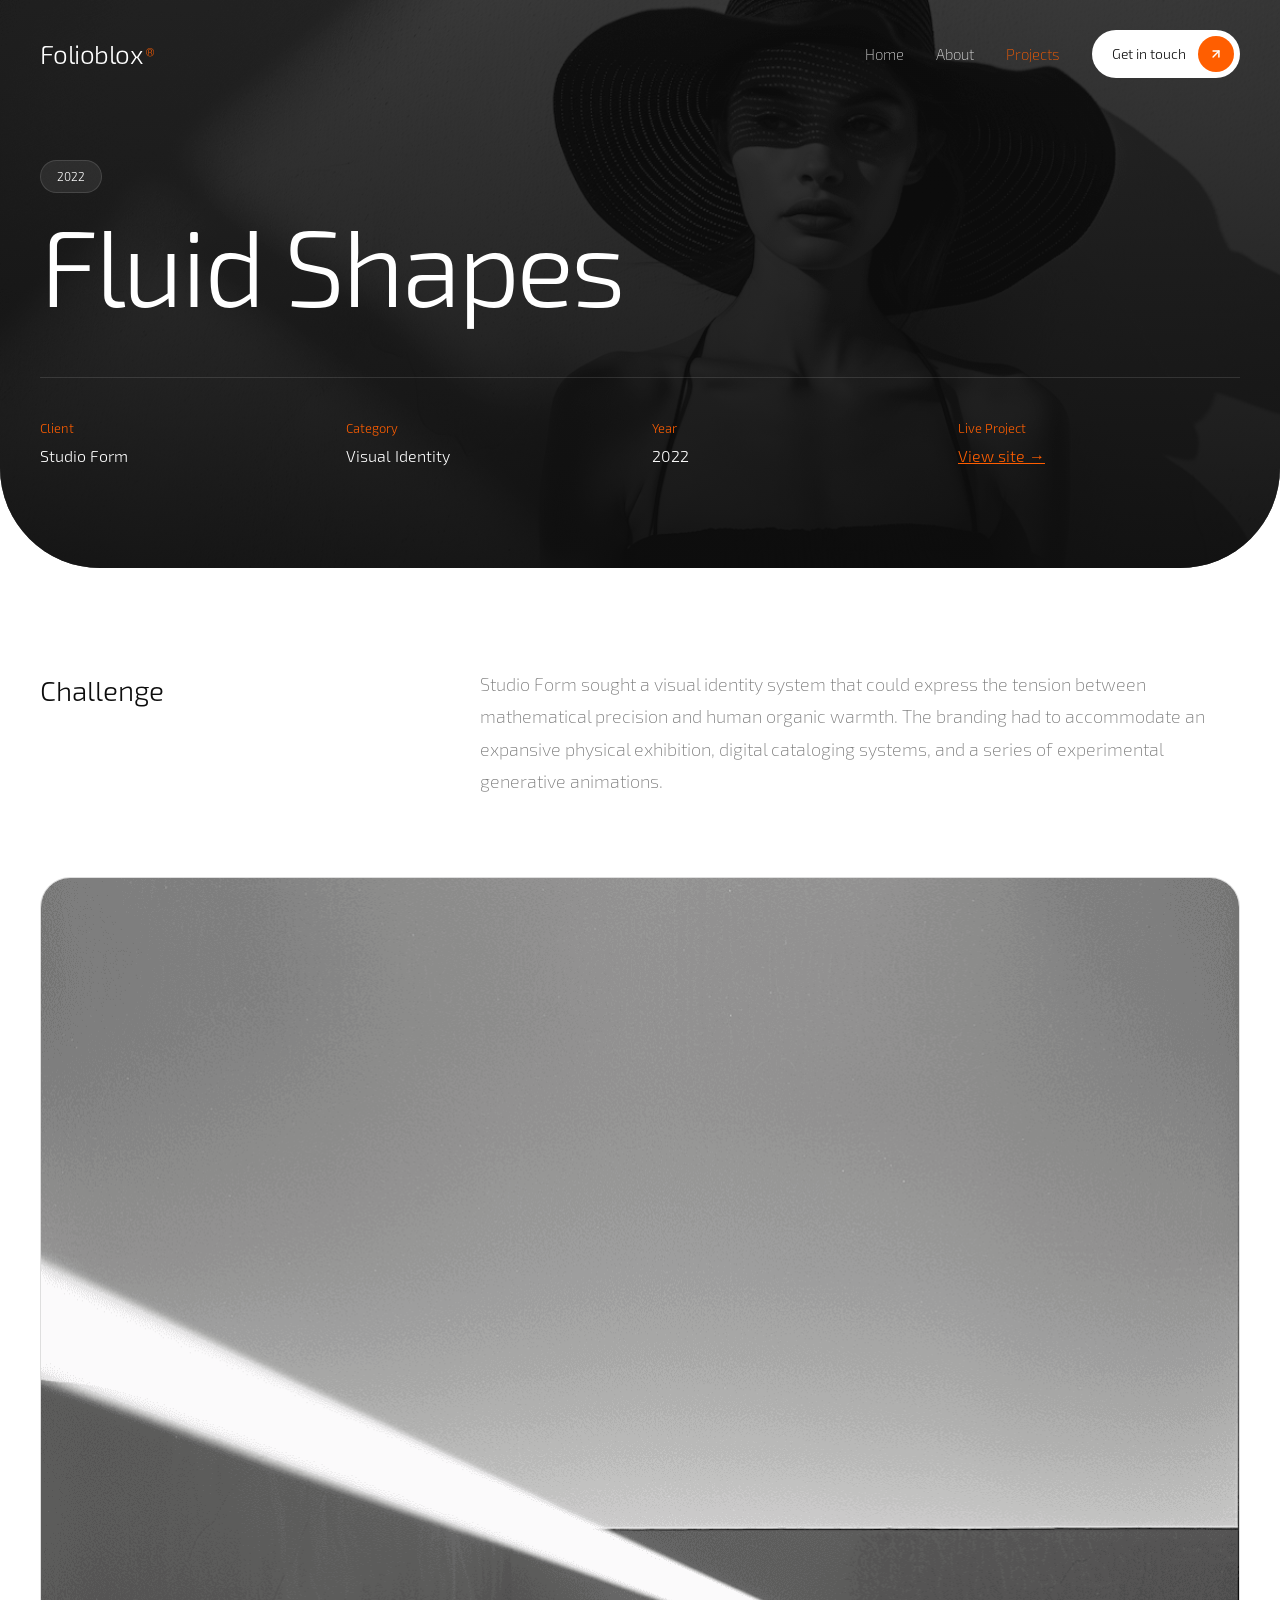
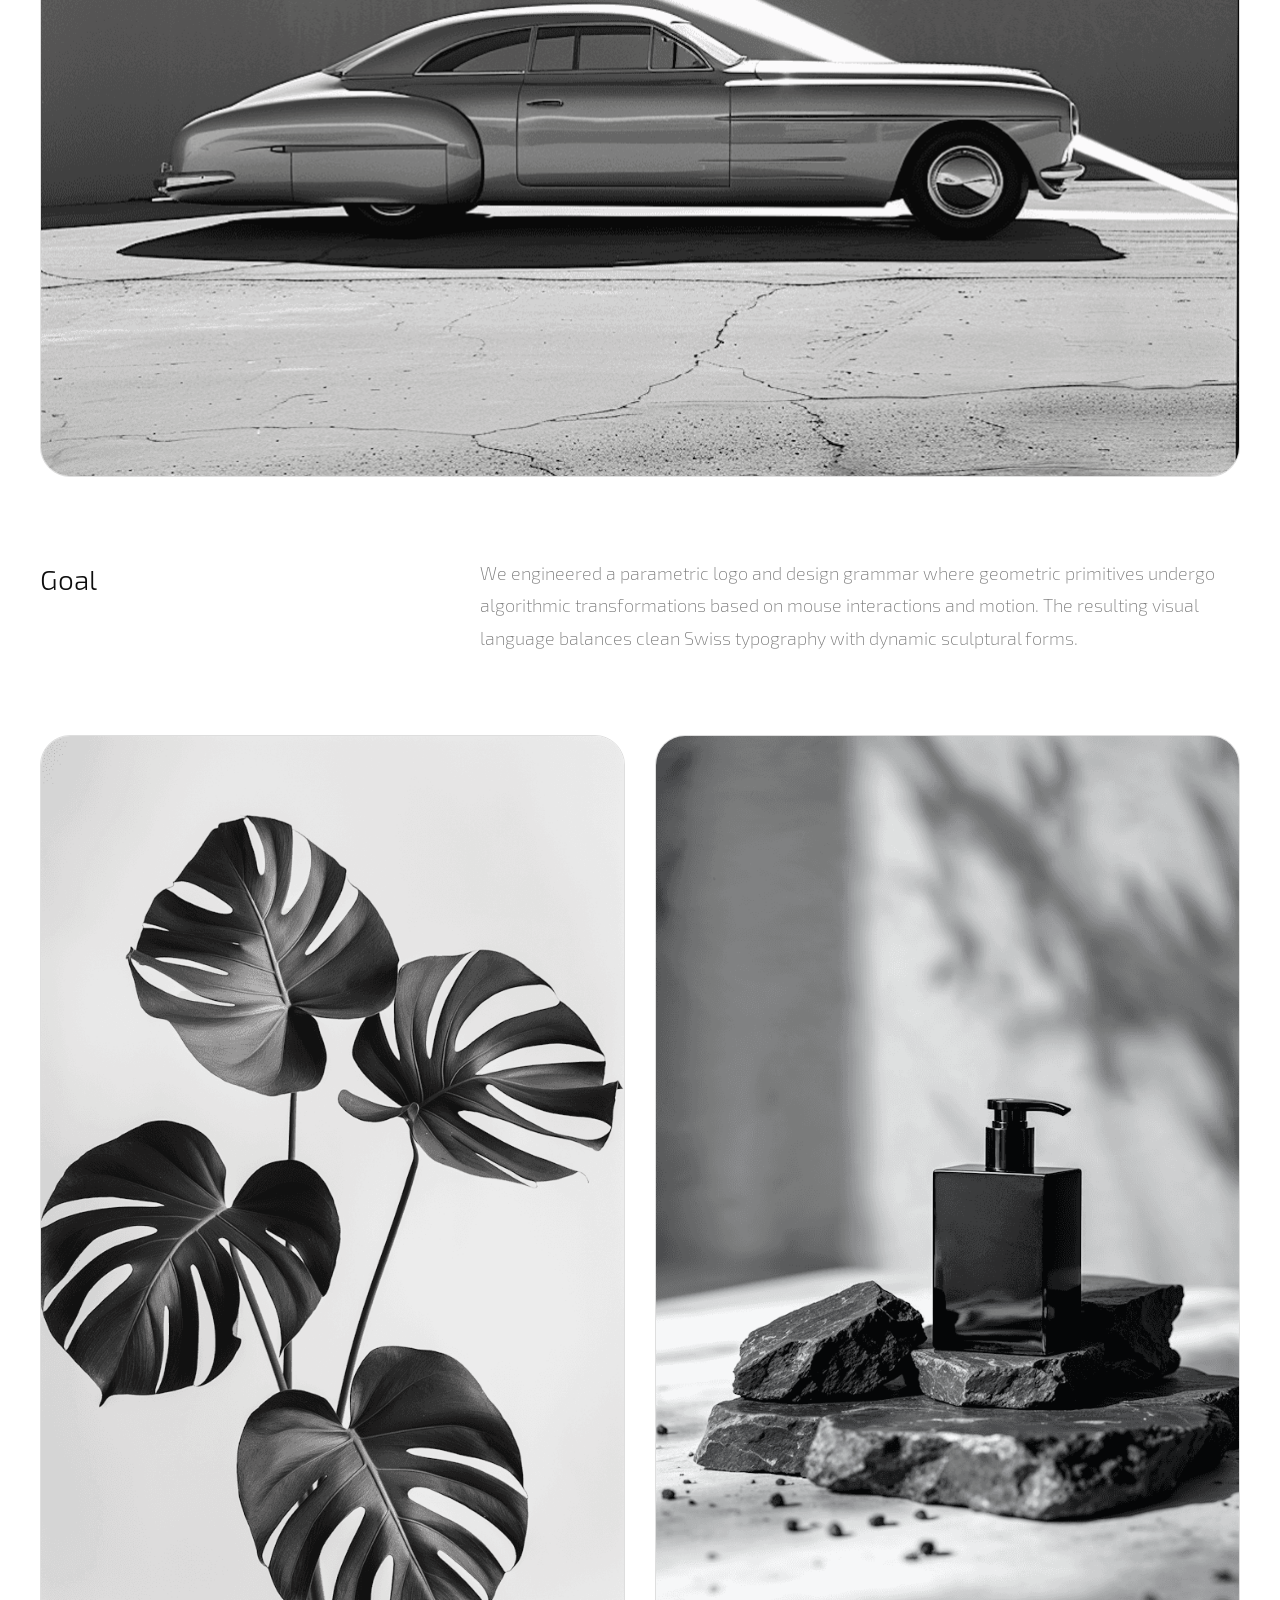
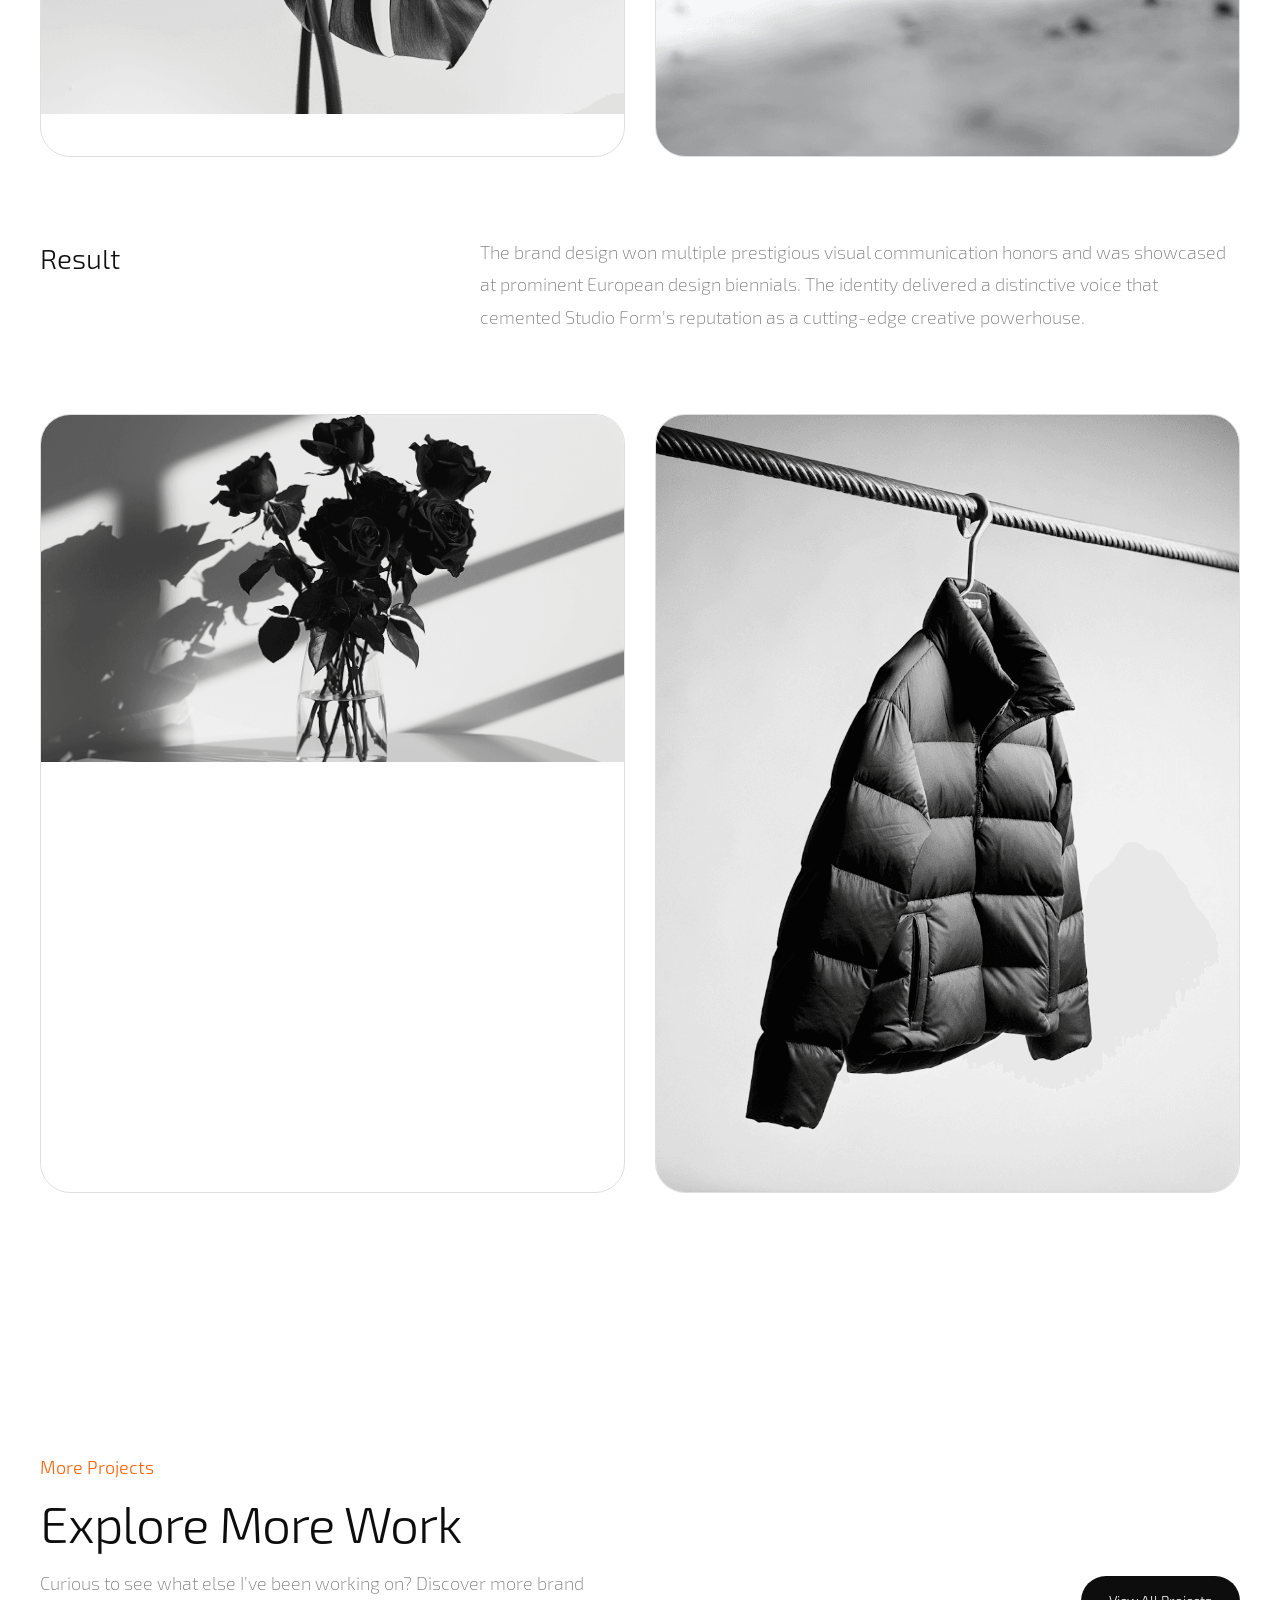
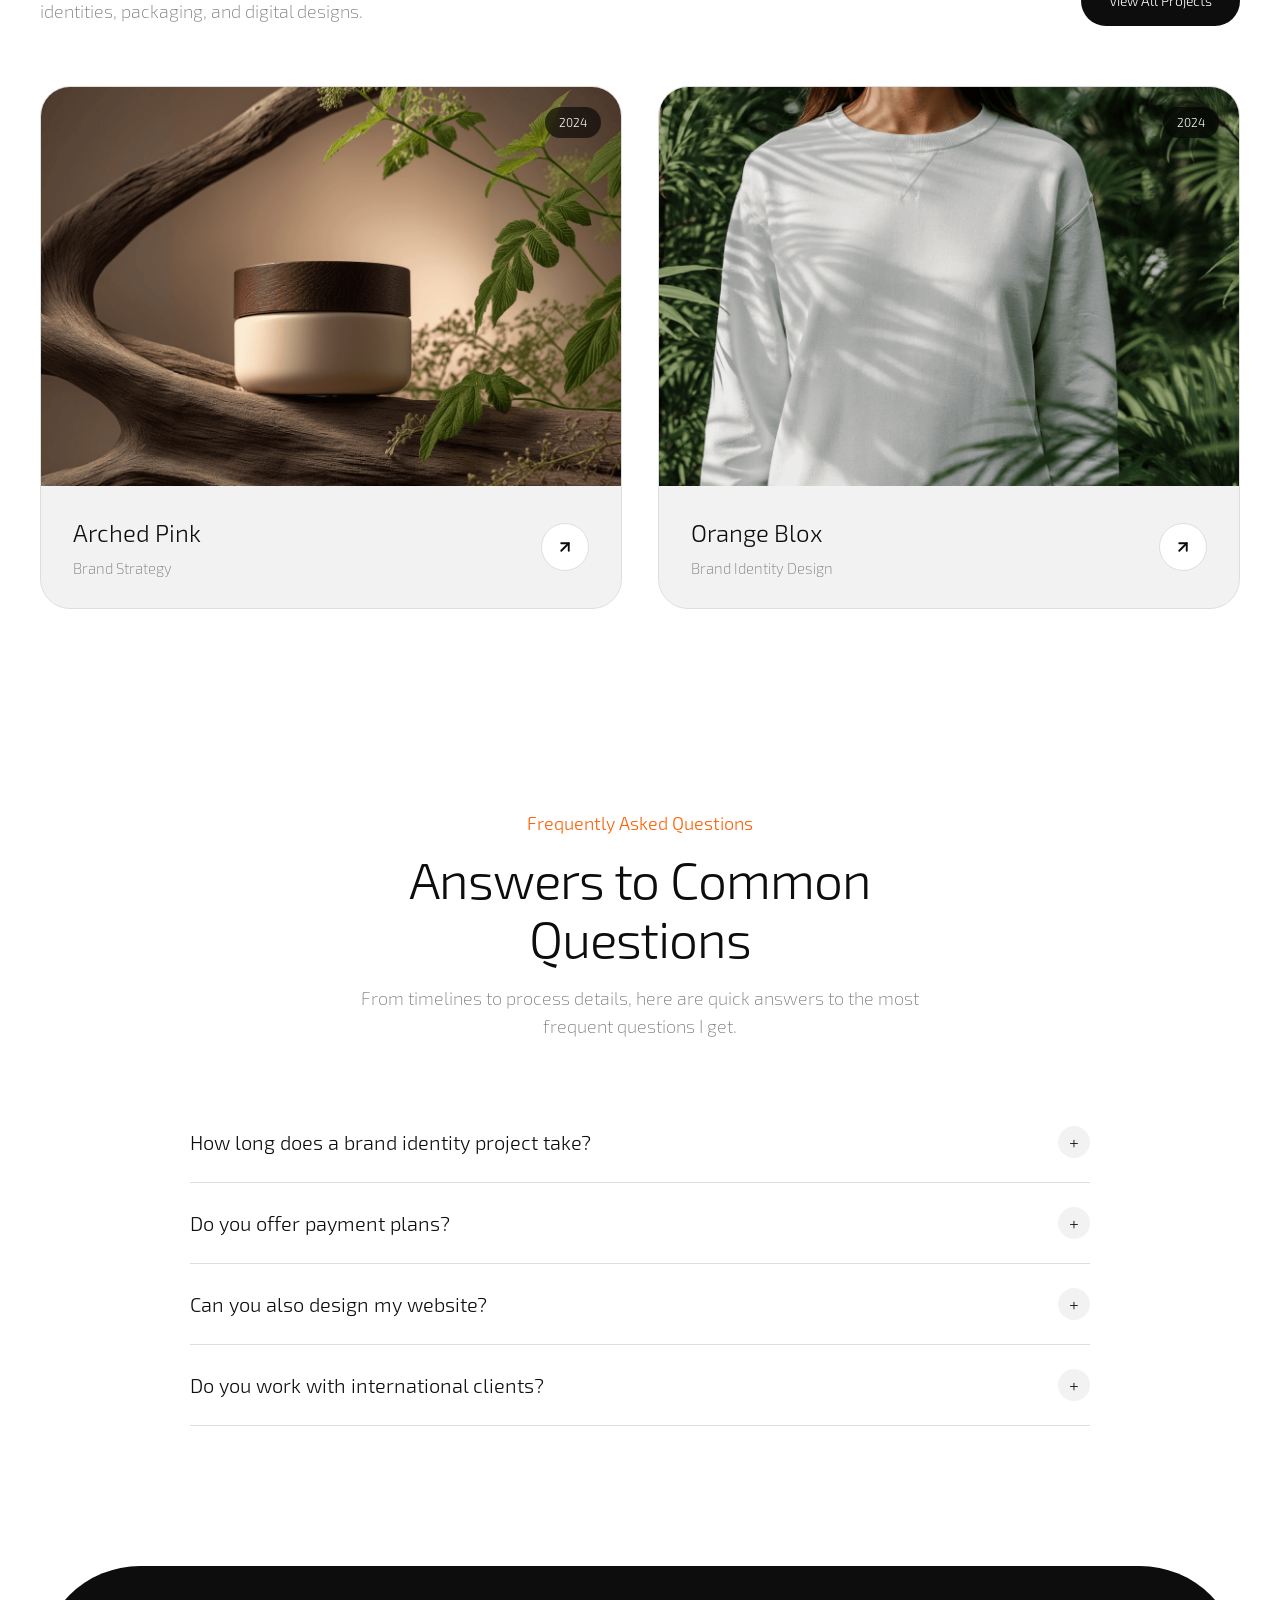
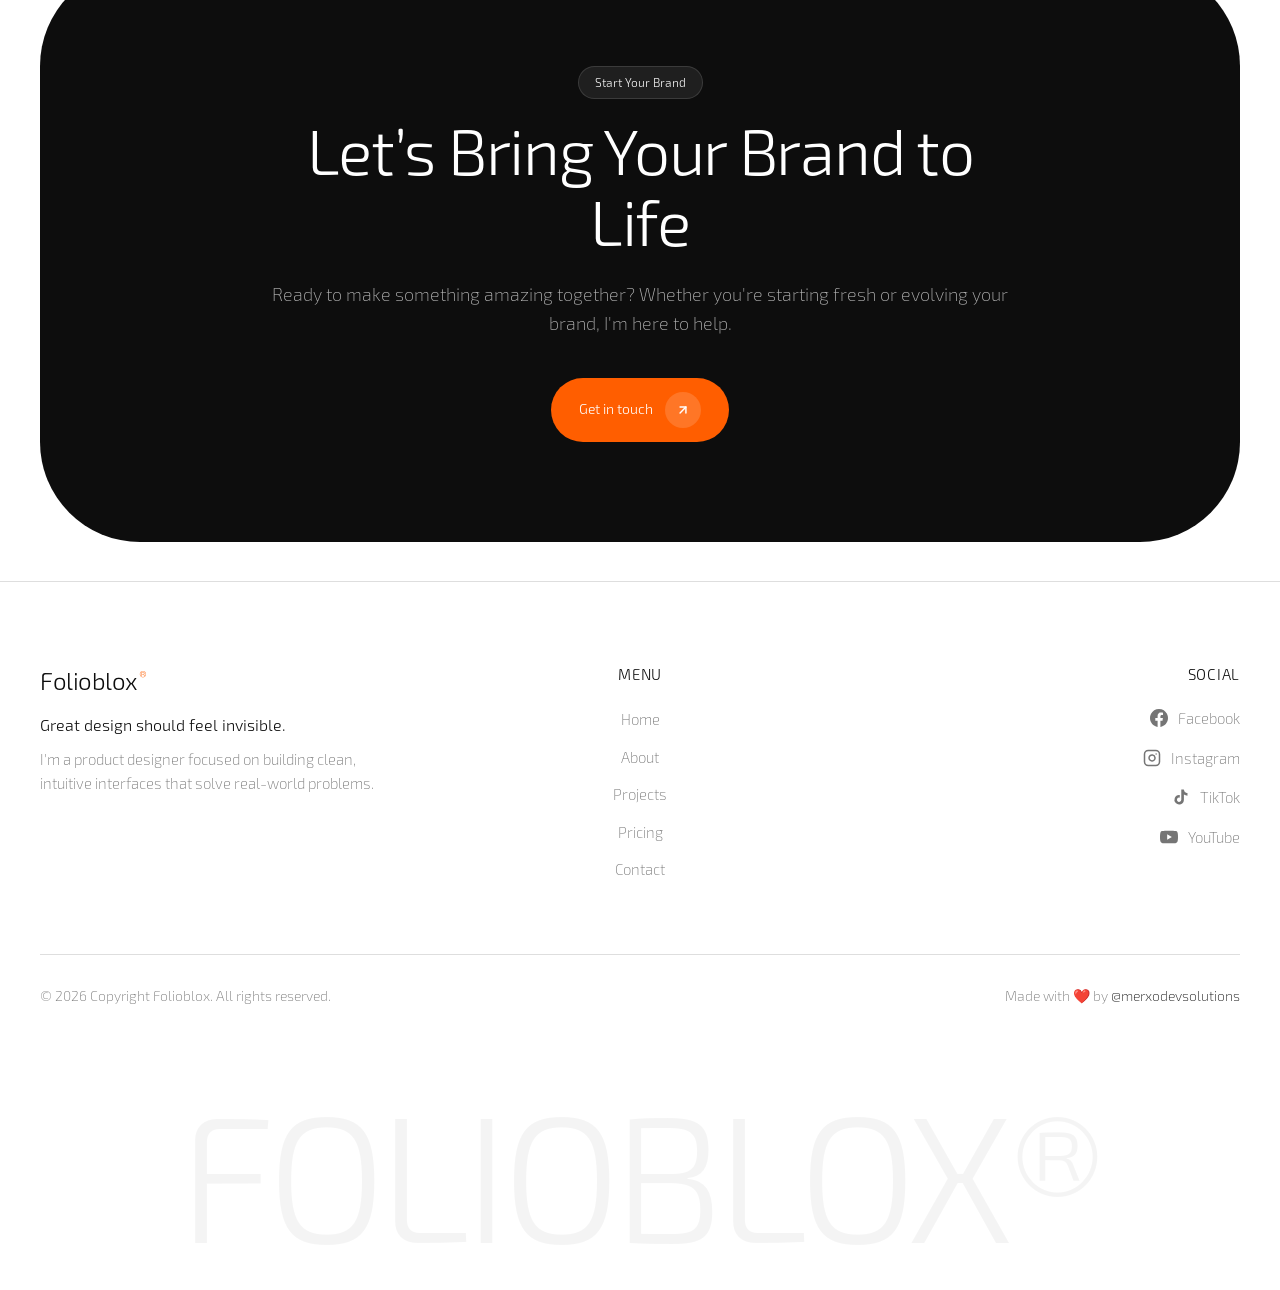
<file: projects/fluid-shapes.html>
<!DOCTYPE html>
<html lang="en">
<head>
  <meta charset="utf-8">
  <meta name="viewport" content="width=device-width, initial-scale=1.0">
  <title>Fluid Shapes - Visual Identity | Folioblox</title>
  <meta name="description" content="Fluid Shapes — A kinetic visual identity combining modular geometric rules with organic fluid morphs.">
  
  <link href="../public/images/icons/default-favicon-light.v1.png" rel="icon" media="(prefers-color-scheme: light)">
  <link href="../public/images/icons/default-favicon-dark.v1.png" rel="icon" media="(prefers-color-scheme: dark)">
  <link rel="apple-touch-icon" href="../public/images/icons/default-touch-icon.v3.png">
  
  <meta property="og:type" content="article">
  <meta property="og:title" content="Fluid Shapes - Folioblox">
  <meta property="og:description" content="Visual identity and kinetic design by Dominic Wagner.">
  <meta property="og:url" content="/projects/fluid-shapes">
  
  <link rel="stylesheet" href="../public/css/style.css">
  <script src="../public/js/main.js" defer></script>
</head>
<body>

  <!-- ================= HEADER / NAVBAR ================= -->
  <header class="site-header">
    <div class="container">
      <div class="navbar-inner">
        <a href="../index.html" class="brand-logo" aria-label="Folioblox Home">Folioblox<span>®</span></a>
        
        <nav class="nav-links" id="navMenu">
          <a href="../index.html" class="nav-link">Home</a>
          <a href="../about.html" class="nav-link">About</a>
          <a href="../projects.html" class="nav-link active">Projects</a>
        </nav>
        
        <div class="nav-actions">
          <a href="../contact.html" class="btn-nav-touch">
            <span>Get in touch</span>
            <span class="btn-icon-orange">
              <svg width="14" height="14" viewBox="0 0 24 24" fill="none" stroke="currentColor" stroke-width="2.5" stroke-linecap="round" stroke-linejoin="round">
                <line x1="7" y1="17" x2="17" y2="7"></line>
                <polyline points="7 7 17 7 17 17"></polyline>
              </svg>
            </span>
          </a>
          <button class="mobile-toggle" id="mobileToggle" aria-label="Toggle Navigation">&#9776;</button>
        </div>
      </div>
    </div>
  </header>

  <!-- ================= CASE STUDY HERO ================= -->
  <section class="case-hero">
    <img class="page-hero-bg" src="../public/images/projects/fluid-shapes/fluid-shapes-cover.png" alt="Fluid Shapes Cover" loading="eager">
    <div class="page-hero-overlay"></div>
    
    <div class="container page-hero-content">
      <span class="pill-badge case-year-badge">2022</span>
      <h1 class="hero-headline">Fluid Shapes</h1>

      <div class="case-meta-grid reveal">
        <div class="case-meta-item">
          <p class="label">Client</p>
          <p class="val">Studio Form</p>
        </div>
        <div class="case-meta-item">
          <p class="label">Category</p>
          <p class="val">Visual Identity</p>
        </div>
        <div class="case-meta-item">
          <p class="label">Year</p>
          <p class="val">2022</p>
        </div>
        <div class="case-meta-item">
          <p class="label">Live Project</p>
          <p class="val"><a href="https://www.frameblox.com/" target="_blank" rel="noopener" class="case-link">View site &rarr;</a></p>
        </div>
      </div>
    </div>
  </section>

  <!-- ================= CASE STUDY NARRATIVE & GALLERY ================= -->
  <section class="case-narrative">
    <div class="container">
      
      <!-- Challenge Section -->
      <div class="case-challenge-grid reveal">
        <h3>Challenge</h3>
        <p>Studio Form sought a visual identity system that could express the tension between mathematical precision and human organic warmth. The branding had to accommodate an expansive physical exhibition, digital cataloging systems, and a series of experimental generative animations.</p>
      </div>

      <!-- Feature Image 1 -->
      <div class="case-gallery-grid reveal">
        <div class="case-gallery-item full-width">
          <img src="../public/images/projects/fluid-shapes/fluid-shapes-geometry.png" alt="Fluid Shapes Geometry" loading="lazy">
        </div>
      </div>

      <!-- Goal Section -->
      <div class="case-challenge-grid case-grid-spaced reveal">
        <h3>Goal</h3>
        <p>We engineered a parametric logo and design grammar where geometric primitives undergo algorithmic transformations based on mouse interactions and motion. The resulting visual language balances clean Swiss typography with dynamic sculptural forms.</p>
      </div>

      <!-- Gallery Grid 1 -->
      <div class="case-gallery-grid reveal">
        <div class="case-gallery-item">
          <img src="../public/images/projects/fluid-shapes/fluid-shapes-art-1.png" alt="Fluid Shapes Artwork 1" loading="lazy">
        </div>
        <div class="case-gallery-item">
          <img src="../public/images/projects/fluid-shapes/fluid-shapes-art-2.png" alt="Fluid Shapes Artwork 2" loading="lazy">
        </div>
      </div>

      <!-- Result Section -->
      <div class="case-challenge-grid case-grid-spaced reveal">
        <h3>Result</h3>
        <p>The brand design won multiple prestigious visual communication honors and was showcased at prominent European design biennials. The identity delivered a distinctive voice that cemented Studio Form's reputation as a cutting-edge creative powerhouse.</p>
      </div>

      <!-- Gallery Grid 2 -->
      <div class="case-gallery-grid reveal">
        <div class="case-gallery-item">
          <img src="../public/images/projects/fluid-shapes/fluid-shapes-color.png" alt="Fluid Shapes Color Studies" loading="lazy">
        </div>
        <div class="case-gallery-item">
          <img src="../public/images/projects/fluid-shapes/fluid-shapes-render.png" alt="Fluid Shapes 3D Render" loading="lazy">
        </div>
      </div>

    </div>
  </section>

  <!-- ================= EXPLORE MORE WORK ================= -->
  <section class="projects-section">
    <div class="container">
      <div class="section-head section-head-flex reveal">
        <div>
          <span class="section-subtitle">More Projects</span>
          <h2 class="section-title">Explore More Work</h2>
          <p class="section-desc">Curious to see what else I’ve been working on? Discover more brand identities, packaging, and digital designs.</p>
        </div>
        <a href="../projects.html" class="btn btn-dark">View All Projects</a>
      </div>

      <div class="projects-grid">
        <!-- Project 1: Arched Pink -->
        <a href="arched-pink.html" class="project-card reveal">
          <div class="project-thumb">
            <img src="../public/images/projects/arched-pink/arched-pink-cover.png" alt="Arched Pink" loading="lazy">
            <span class="project-badge-tag">2024</span>
          </div>
          <div class="project-body">
            <div class="project-meta-info">
              <h3>Arched Pink</h3>
              <p>Brand Strategy</p>
            </div>
            <div class="project-arrow-btn">
              <svg width="18" height="18" viewBox="0 0 24 24" fill="none" stroke="currentColor" stroke-width="2.5" stroke-linecap="round" stroke-linejoin="round">
                <line x1="7" y1="17" x2="17" y2="7"></line>
                <polyline points="7 7 17 7 17 17"></polyline>
              </svg>
            </div>
          </div>
        </a>

        <!-- Project 2: Orange Blox -->
        <a href="orange-blox.html" class="project-card reveal reveal-delay-1">
          <div class="project-thumb">
            <img src="../public/images/projects/orange-blox/orange-blox-cover.png" alt="Orange Blox" loading="lazy">
            <span class="project-badge-tag">2024</span>
          </div>
          <div class="project-body">
            <div class="project-meta-info">
              <h3>Orange Blox</h3>
              <p>Brand Identity Design</p>
            </div>
            <div class="project-arrow-btn">
              <svg width="18" height="18" viewBox="0 0 24 24" fill="none" stroke="currentColor" stroke-width="2.5" stroke-linecap="round" stroke-linejoin="round">
                <line x1="7" y1="17" x2="17" y2="7"></line>
                <polyline points="7 7 17 7 17 17"></polyline>
              </svg>
            </div>
          </div>
        </a>
      </div>
    </div>
  </section>

  <!-- ================= FAQ SECTION ================= -->
  <section class="faq-section">
    <div class="container">
      <div class="section-head section-head-centered reveal">
        <span class="section-subtitle">Frequently Asked Questions</span>
        <h2 class="section-title">Answers to Common Questions</h2>
        <p class="section-desc mx-auto">From timelines to process details, here are quick answers to the most frequent questions I get.</p>
      </div>

      <div class="faq-container reveal">
        <div class="faq-item">
          <button class="faq-question">
            <span>How long does a brand identity project take?</span>
            <span class="faq-icon">+</span>
          </button>
          <div class="faq-answer">
            <p>A standard brand identity project typically takes 3 to 6 weeks depending on scope, deliverables, and revision rounds.</p>
          </div>
        </div>

        <div class="faq-item">
          <button class="faq-question">
            <span>Do you offer payment plans?</span>
            <span class="faq-icon">+</span>
          </button>
          <div class="faq-answer">
            <p>Yes, all projects are split into structured milestones: typically 50% upfront to reserve the project slot and 50% upon final sign-off and asset delivery.</p>
          </div>
        </div>

        <div class="faq-item">
          <button class="faq-question">
            <span>Can you also design my website?</span>
            <span class="faq-icon">+</span>
          </button>
          <div class="faq-answer">
            <p>Absolutely. Once the visual identity and guidelines are defined, I design high-converting, responsive web experiences tailored to your brand goals.</p>
          </div>
        </div>

        <div class="faq-item">
          <button class="faq-question">
            <span>Do you work with international clients?</span>
            <span class="faq-icon">+</span>
          </button>
          <div class="faq-answer">
            <p>Yes, I work with clients across the globe. All communication, presentations, feedback loops, and deliverables are handled seamlessly through digital channels.</p>
          </div>
        </div>
      </div>
    </div>
  </section>

  <!-- ================= CTA BANNER ================= -->
  <section class="container">
    <div class="cta-banner-canvas reveal">
      <div class="cta-banner-content">
        <span class="pill-badge">Start Your Brand</span>
        <h2 class="cta-banner-title">Let’s Bring Your Brand to Life</h2>
        <p class="cta-banner-desc">Ready to make something amazing together? Whether you're starting fresh or evolving your brand, I'm here to help.</p>
        <a href="../contact.html" class="btn btn-primary">
          <span>Get in touch</span>
          <span class="btn-icon-circle">
            <svg width="14" height="14" viewBox="0 0 24 24" fill="none" stroke="currentColor" stroke-width="2.5" stroke-linecap="round" stroke-linejoin="round">
              <line x1="7" y1="17" x2="17" y2="7"></line>
              <polyline points="7 7 17 7 17 17"></polyline>
            </svg>
          </span>
        </a>
      </div>
    </div>
  </section>


<!-- ================= FOOTER ================= -->
<footer class="site-footer">
  <div class="container">
    <div class="footer-top">
      <div class="footer-brand-col">
        <a href="index.html" class="brand-logo">Folioblox<span>®</span></a>
        <h4 class="footer-brand-title">Great design should feel invisible.</h4>
        <p>I'm a product designer focused on building clean, intuitive interfaces that solve real-world problems.</p>
      </div>

      <div class="footer-col footer-col-center">
        <h4>Menu</h4>
        <ul>
          <li><a href="index.html">Home</a></li>
          <li><a href="about.html">About</a></li>
          <li><a href="projects.html">Projects</a></li>
          <li><a href="#pricing">Pricing</a></li>
          <li><a href="contact.html">Contact</a></li>
        </ul>
      </div>

      <div class="footer-col footer-col-end">
        <h4>Social</h4>
        <ul class="social-links">
          <li>
            <a href="https://www.facebook.com/" target="_blank" rel="noopener">
              <svg width="18" height="18" viewBox="0 0 24 24" fill="currentColor">
                <path d="M24 12.073c0-6.627-5.373-12-12-12s-12 5.373-12 12c0 5.99 4.388 10.954 10.125 11.854v-8.385H7.078v-3.47h3.047V9.43c0-3.007 1.792-4.669 4.533-4.669 1.312 0 2.686.235 2.686.235v2.953H15.83c-1.491 0-1.956.925-1.956 1.874v2.25h3.328l-.532 3.47h-2.796v8.385C19.612 23.027 24 18.062 24 12.073z"/>
              </svg>
              <span>Facebook</span>
            </a>
          </li>
          <li>
            <a href="https://instagram.com/" target="_blank" rel="noopener">
              <svg width="18" height="18" viewBox="0 0 24 24" fill="none" stroke="currentColor" stroke-width="2" stroke-linecap="round" stroke-linejoin="round">
                <rect x="2" y="2" width="20" height="20" rx="5" ry="5"></rect>
                <path d="M16 11.37A4 4 0 1 1 12.63 8 4 4 0 0 1 16 11.37z"></path>
                <line x1="17.5" y1="6.5" x2="17.51" y2="6.5"></line>
              </svg>
              <span>Instagram</span>
            </a>
          </li>
          <li>
            <a href="https://tiktok.com/" target="_blank" rel="noopener">
              <svg width="18" height="18" viewBox="0 0 24 24" fill="currentColor">
                <path d="M19.59 6.69a4.83 4.83 0 0 1-3.77-4.25V2h-3.45v13.67a2.89 2.89 0 0 1-5.2 1.74 2.89 2.89 0 0 1 2.31-4.64 2.93 2.93 0 0 1 .88.13V9.4a6.84 6.84 0 0 0-1-.05A6.33 6.33 0 0 0 5 20.1a6.34 6.34 0 0 0 10.86-4.43v-7a8.16 8.16 0 0 0 4.77 1.52v-3.4a4.85 4.85 0 0 1-1.04-.1z"/>
              </svg>
              <span>TikTok</span>
            </a>
          </li>
          <li>
            <a href="https://www.youtube.com/" target="_blank" rel="noopener">
              <svg width="18" height="18" viewBox="0 0 24 24" fill="currentColor">
                <path d="M23.498 6.186a3.016 3.016 0 0 0-2.122-2.136C19.505 3.545 12 3.545 12 3.545s-7.505 0-9.377.505A3.017 3.017 0 0 0 .502 6.186C0 8.07 0 12 0 12s0 3.93.502 5.814a3.016 3.016 0 0 0 2.122 2.136c1.871.505 9.376.505 9.376.505s7.505 0 9.377-.505a3.015 3.015 0 0 0 2.122-2.136C24 15.93 24 12 24 12s0-3.93-.502-5.814zM9.545 15.568V8.432L15.818 12l-6.273 3.568z"/>
              </svg>
              <span>YouTube</span>
            </a>
          </li>
        </ul>
      </div>
    </div>

    <div class="footer-bottom">
      <p>© 2026 Copyright Folioblox. All rights reserved.</p>
      <p>Made with ❤️ by <a href="https://merxodevsolutions.pro.bd" target="_blank" rel="noopener">@merxodevsolutions</a></p>
    </div>

    <div class="footer-huge-watermark">
      <span>Folioblox®</span>
    </div>
  </div>
</footer>

</body>
</html>
</file>
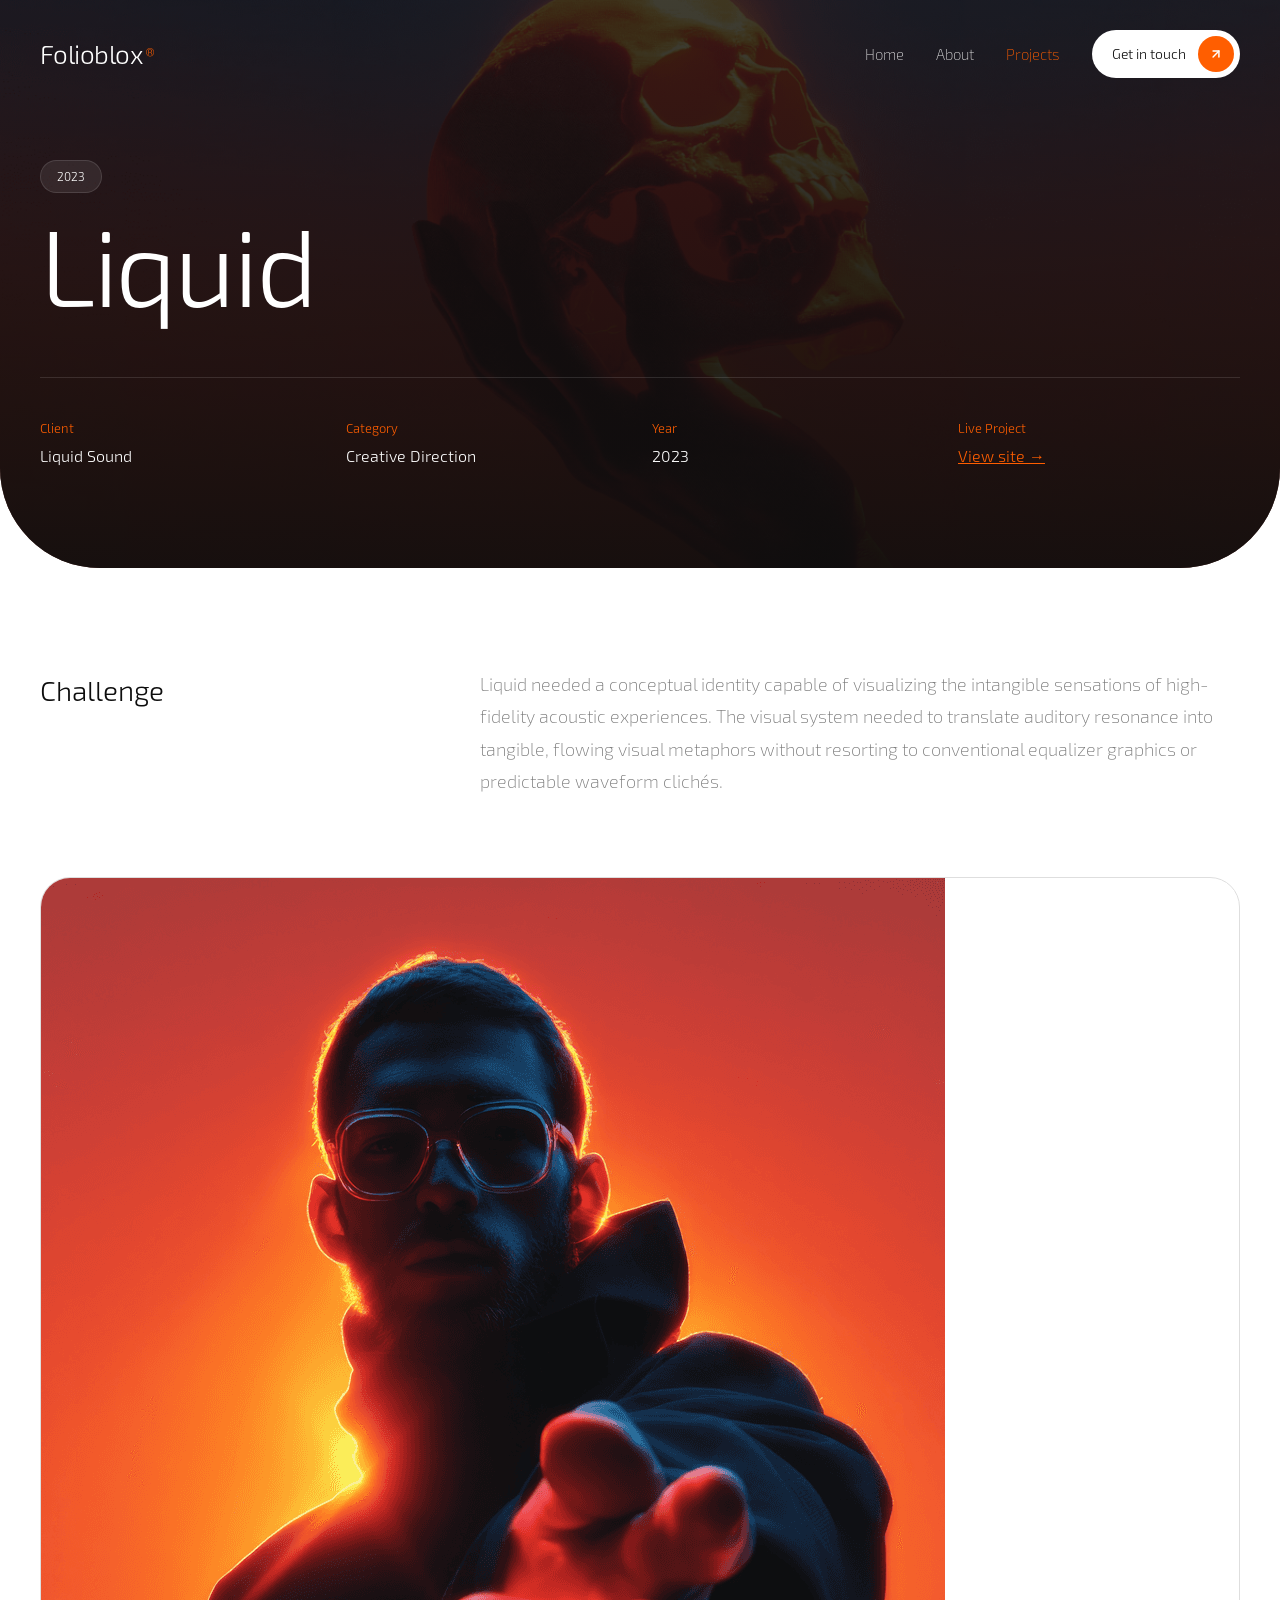
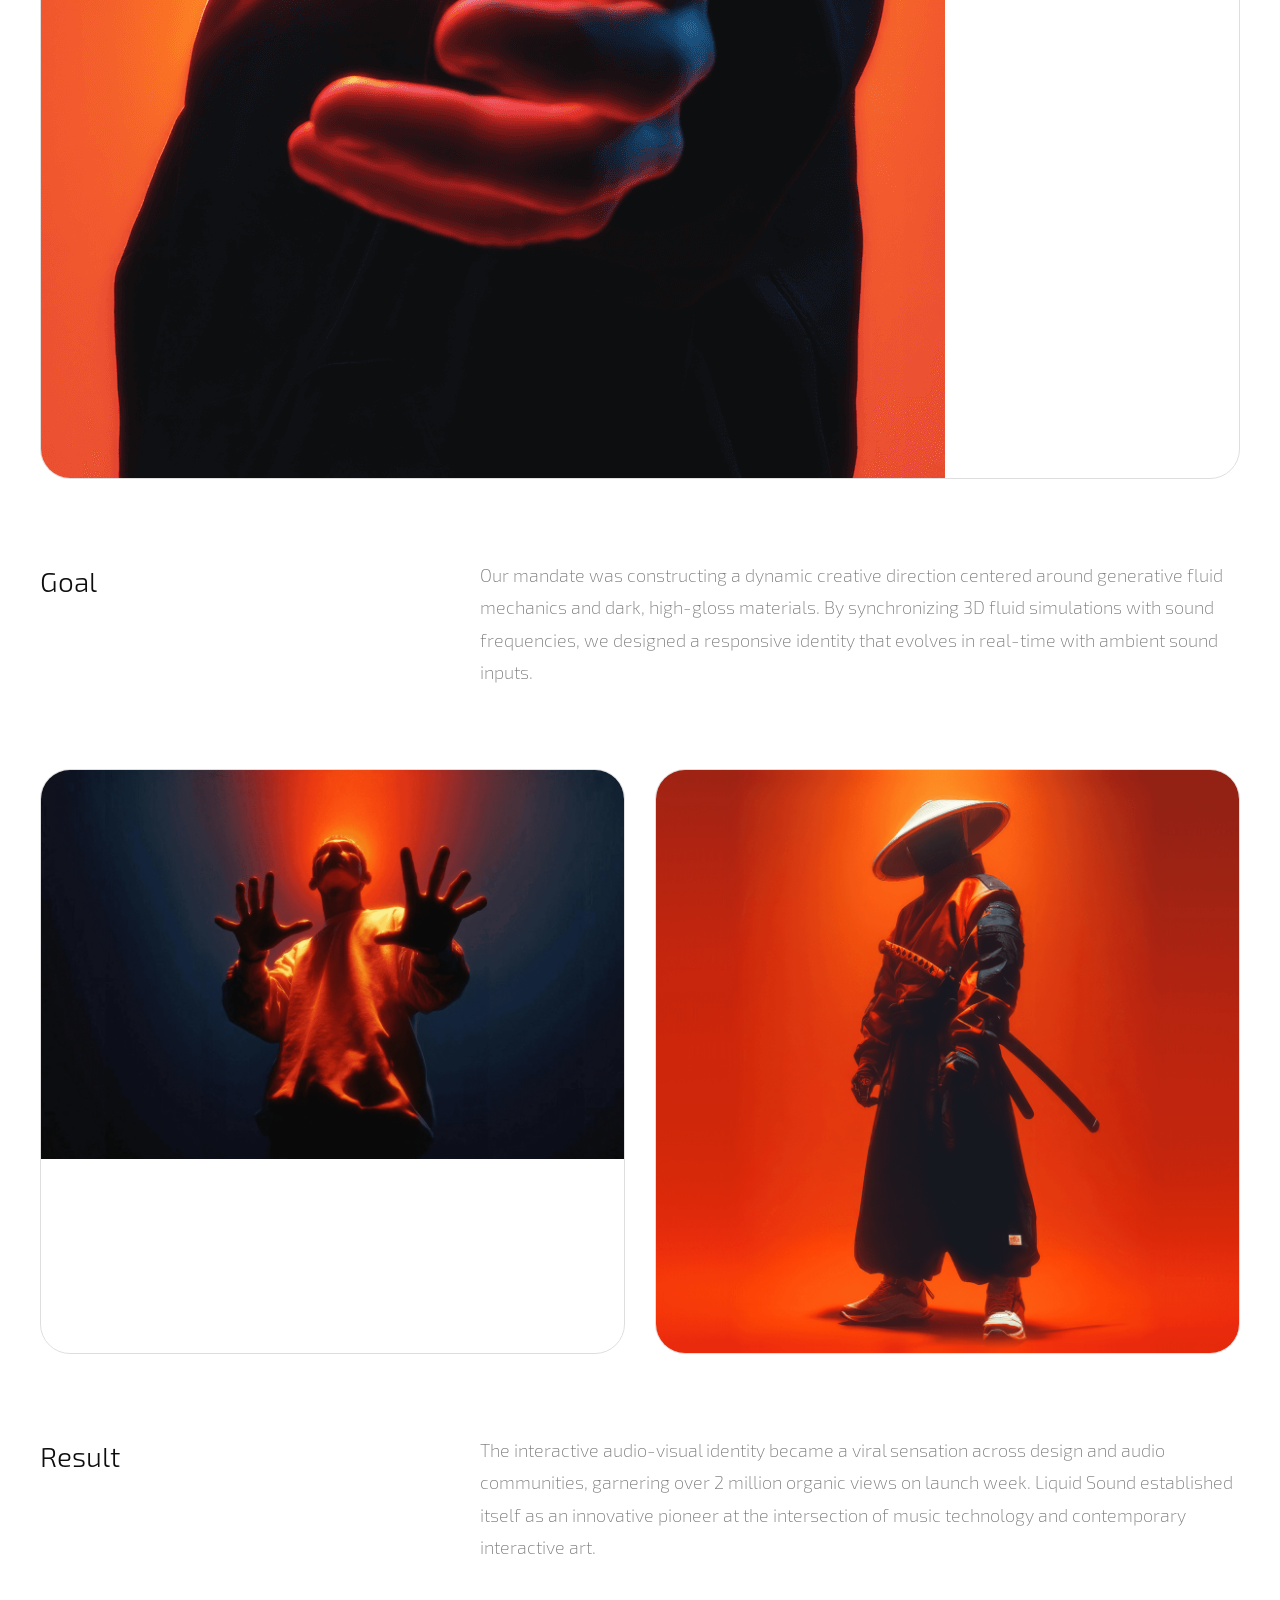
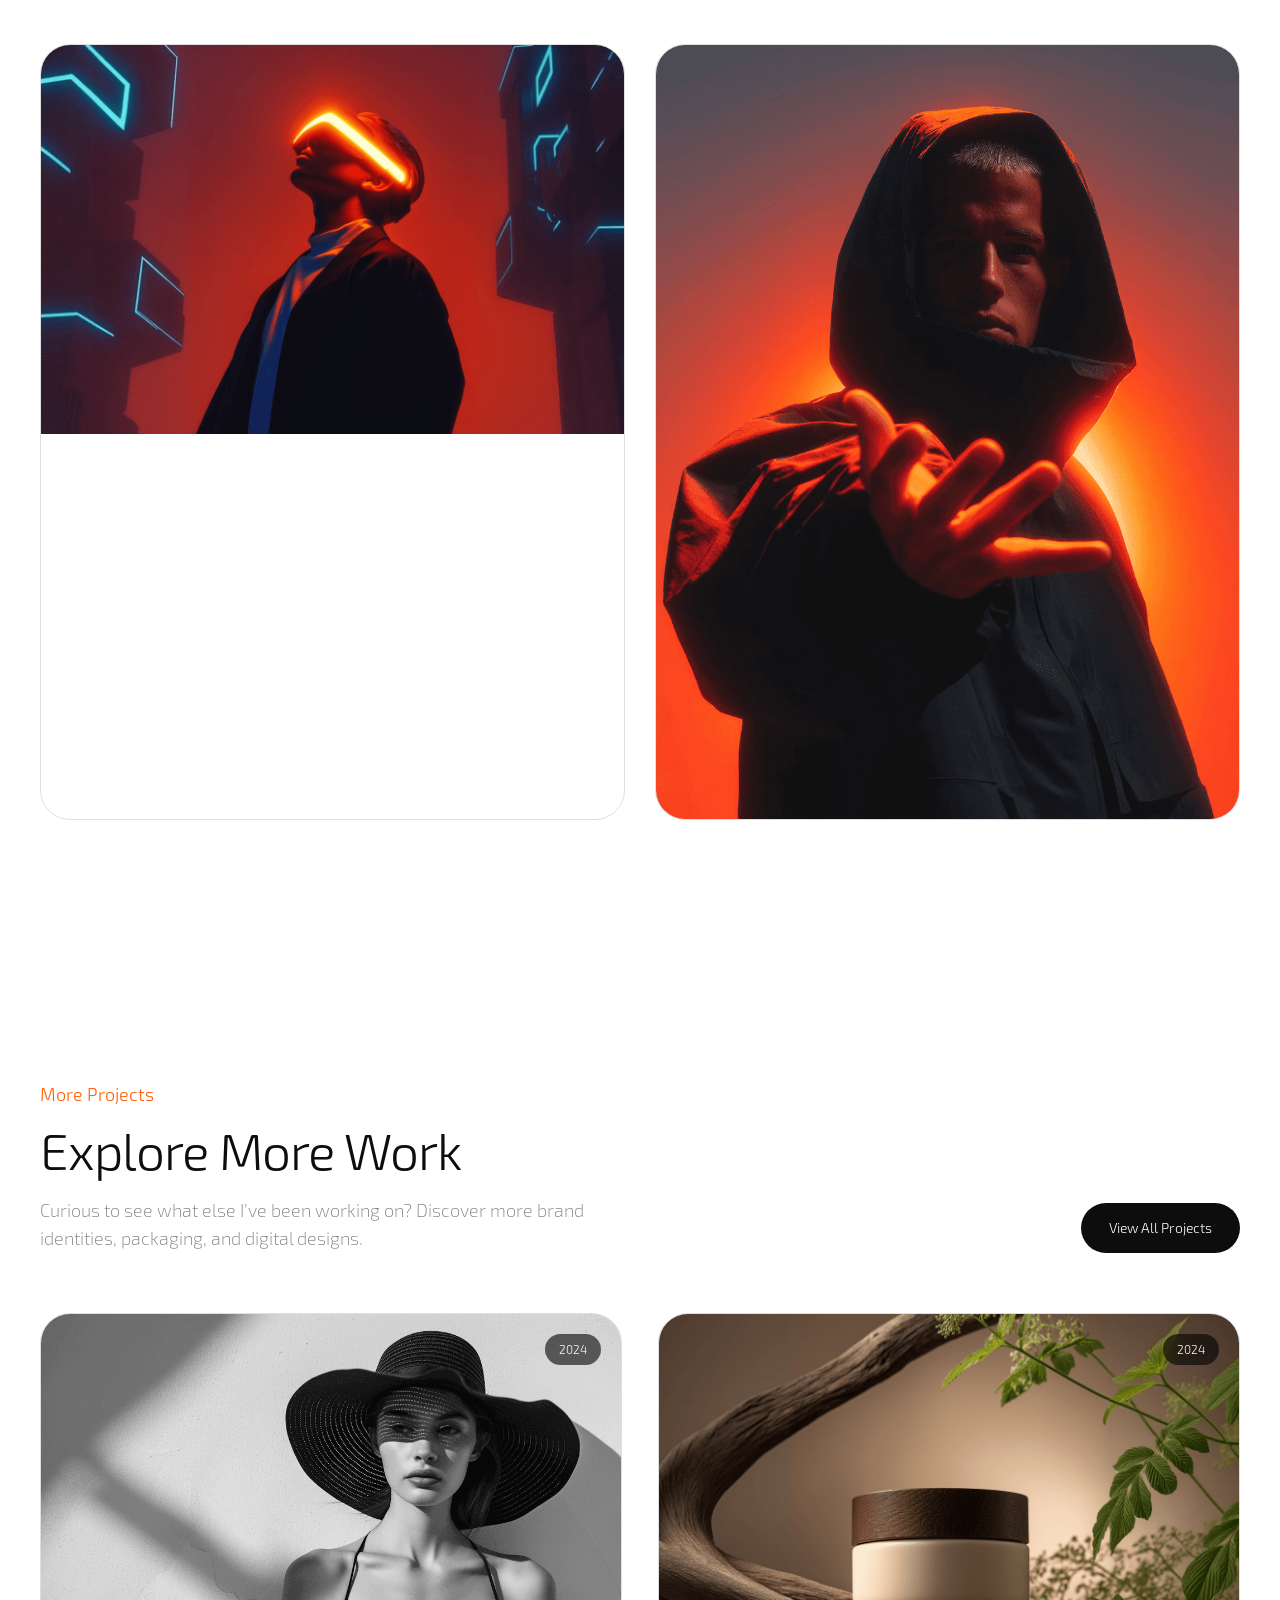
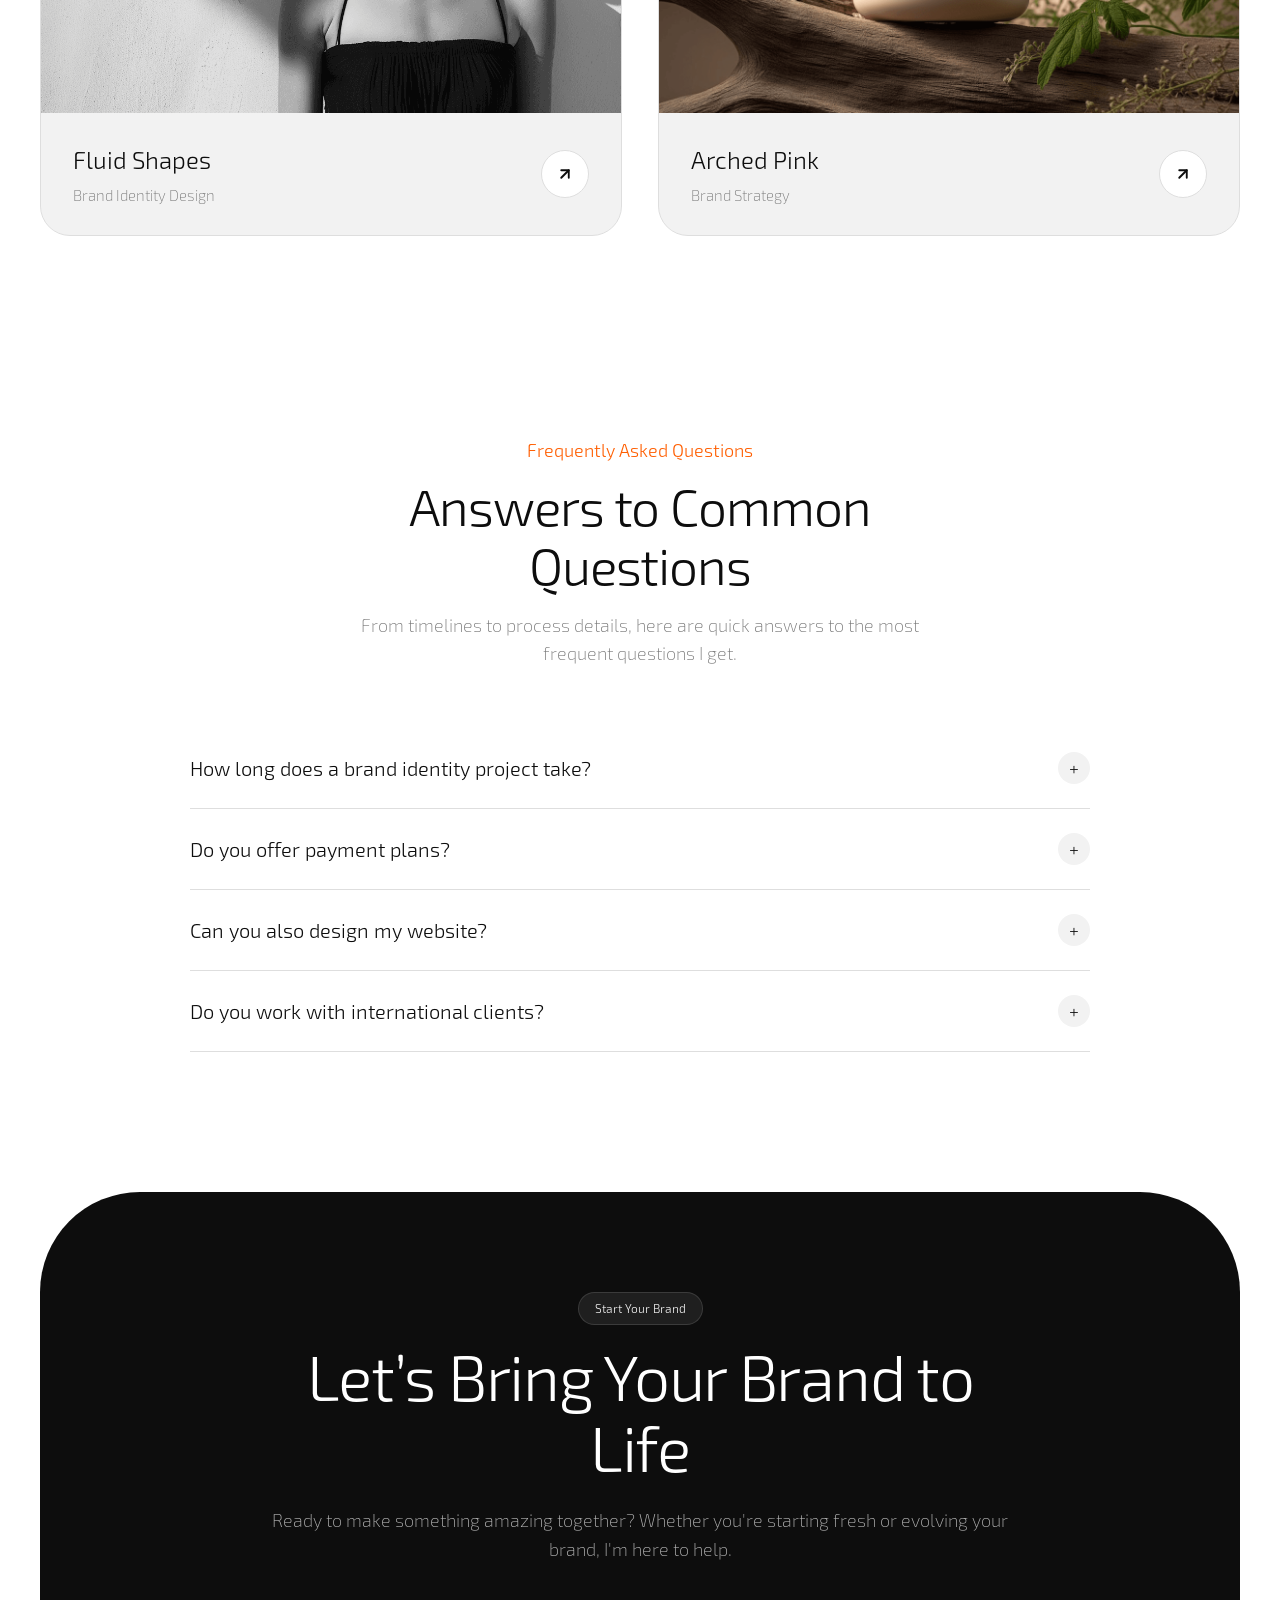
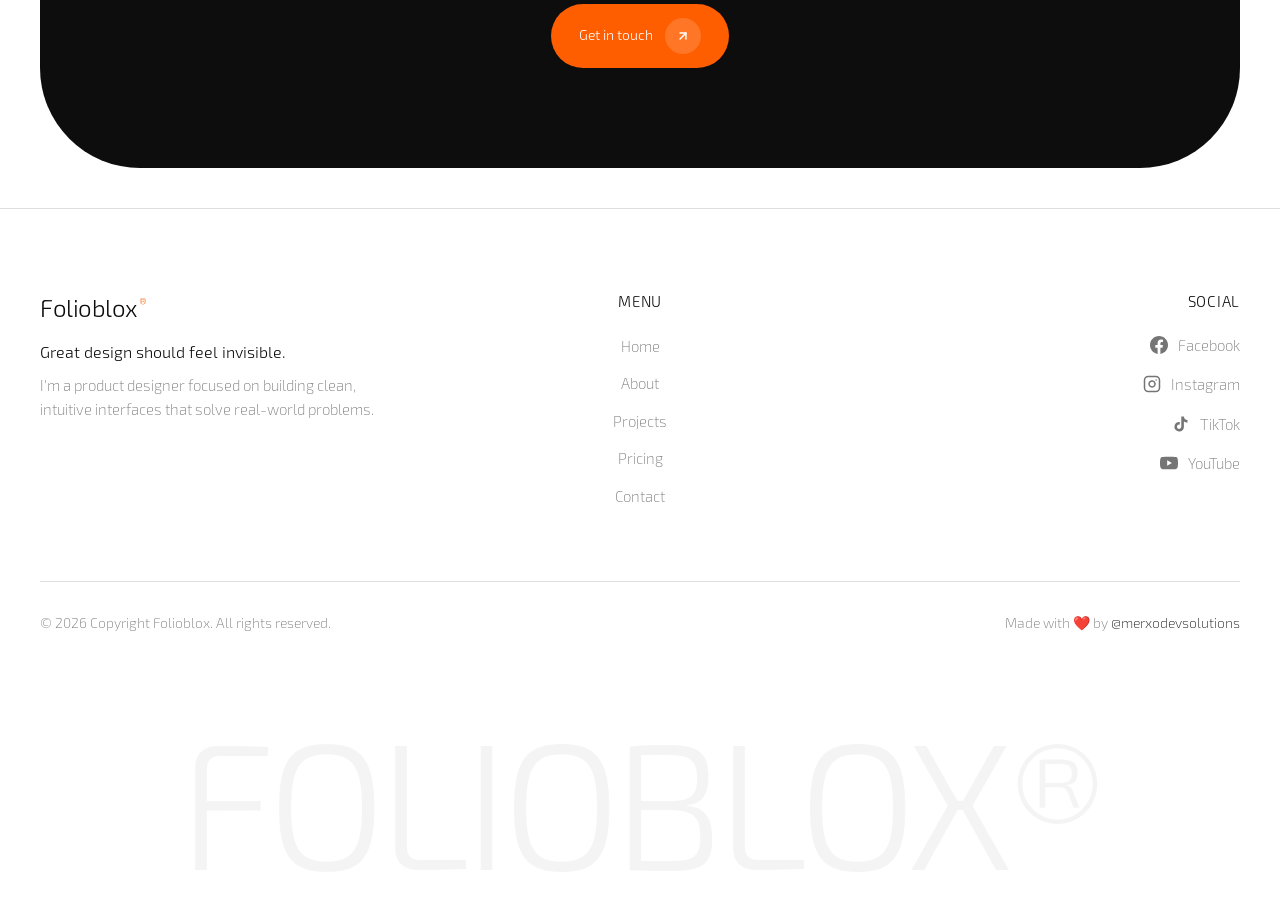
<file: projects/liquid.html>
<!DOCTYPE html>
<html lang="en">
<head>
  <meta charset="utf-8">
  <meta name="viewport" content="width=device-width, initial-scale=1.0">
  <title>Liquid - Creative Direction | Folioblox</title>
  <meta name="description" content="Liquid — An immersive creative direction project blending sound design, fluid simulations, and responsive digital art.">
  
  <link href="../public/images/icons/default-favicon-light.v1.png" rel="icon" media="(prefers-color-scheme: light)">
  <link href="../public/images/icons/default-favicon-dark.v1.png" rel="icon" media="(prefers-color-scheme: dark)">
  <link rel="apple-touch-icon" href="../public/images/icons/default-touch-icon.v3.png">
  
  <meta property="og:type" content="article">
  <meta property="og:title" content="Liquid - Folioblox">
  <meta property="og:description" content="Creative direction and visual identity by Dominic Wagner.">
  <meta property="og:url" content="/projects/liquid">
  
  <link rel="stylesheet" href="../public/css/style.css">
  <script src="../public/js/main.js" defer></script>
</head>
<body>

  <!-- ================= HEADER / NAVBAR ================= -->
  <header class="site-header">
    <div class="container">
      <div class="navbar-inner">
        <a href="../index.html" class="brand-logo" aria-label="Folioblox Home">Folioblox<span>®</span></a>
        
        <nav class="nav-links" id="navMenu">
          <a href="../index.html" class="nav-link">Home</a>
          <a href="../about.html" class="nav-link">About</a>
          <a href="../projects.html" class="nav-link active">Projects</a>
        </nav>
        
        <div class="nav-actions">
          <a href="../contact.html" class="btn-nav-touch">
            <span>Get in touch</span>
            <span class="btn-icon-orange">
              <svg width="14" height="14" viewBox="0 0 24 24" fill="none" stroke="currentColor" stroke-width="2.5" stroke-linecap="round" stroke-linejoin="round">
                <line x1="7" y1="17" x2="17" y2="7"></line>
                <polyline points="7 7 17 7 17 17"></polyline>
              </svg>
            </span>
          </a>
          <button class="mobile-toggle" id="mobileToggle" aria-label="Toggle Navigation">&#9776;</button>
        </div>
      </div>
    </div>
  </header>

  <!-- ================= CASE STUDY HERO ================= -->
  <section class="case-hero">
    <img class="page-hero-bg" src="../public/images/projects/liquid/liquid-cover.png" alt="Liquid Cover" loading="eager">
    <div class="page-hero-overlay"></div>
    
    <div class="container page-hero-content">
      <span class="pill-badge case-year-badge">2023</span>
      <h1 class="hero-headline">Liquid</h1>

      <div class="case-meta-grid reveal">
        <div class="case-meta-item">
          <p class="label">Client</p>
          <p class="val">Liquid Sound</p>
        </div>
        <div class="case-meta-item">
          <p class="label">Category</p>
          <p class="val">Creative Direction</p>
        </div>
        <div class="case-meta-item">
          <p class="label">Year</p>
          <p class="val">2023</p>
        </div>
        <div class="case-meta-item">
          <p class="label">Live Project</p>
          <p class="val"><a href="https://www.frameblox.com/" target="_blank" rel="noopener" class="case-link">View site &rarr;</a></p>
        </div>
      </div>
    </div>
  </section>

  <!-- ================= CASE STUDY NARRATIVE & GALLERY ================= -->
  <section class="case-narrative">
    <div class="container">
      
      <!-- Challenge Section -->
      <div class="case-challenge-grid reveal">
        <h3>Challenge</h3>
        <p>Liquid needed a conceptual identity capable of visualizing the intangible sensations of high-fidelity acoustic experiences. The visual system needed to translate auditory resonance into tangible, flowing visual metaphors without resorting to conventional equalizer graphics or predictable waveform clichés.</p>
      </div>

      <!-- Feature Image 1 -->
      <div class="case-gallery-grid reveal">
        <div class="case-gallery-item full-width">
          <img src="../public/images/projects/liquid/liquid-texture.png" alt="Liquid Texture" loading="lazy">
        </div>
      </div>

      <!-- Goal Section -->
      <div class="case-challenge-grid case-grid-spaced reveal">
        <h3>Goal</h3>
        <p>Our mandate was constructing a dynamic creative direction centered around generative fluid mechanics and dark, high-gloss materials. By synchronizing 3D fluid simulations with sound frequencies, we designed a responsive identity that evolves in real-time with ambient sound inputs.</p>
      </div>

      <!-- Gallery Grid 1 -->
      <div class="case-gallery-grid reveal">
        <div class="case-gallery-item">
          <img src="../public/images/projects/liquid/liquid-flow-1.png" alt="Liquid Flow 1" loading="lazy">
        </div>
        <div class="case-gallery-item">
          <img src="../public/images/projects/liquid/liquid-flow-2.png" alt="Liquid Flow 2" loading="lazy">
        </div>
      </div>

      <!-- Result Section -->
      <div class="case-challenge-grid case-grid-spaced reveal">
        <h3>Result</h3>
        <p>The interactive audio-visual identity became a viral sensation across design and audio communities, garnering over 2 million organic views on launch week. Liquid Sound established itself as an innovative pioneer at the intersection of music technology and contemporary interactive art.</p>
      </div>

      <!-- Gallery Grid 2 -->
      <div class="case-gallery-grid reveal">
        <div class="case-gallery-item">
          <img src="../public/images/projects/liquid/liquid-render-1.png" alt="Liquid Render 1" loading="lazy">
        </div>
        <div class="case-gallery-item">
          <img src="../public/images/projects/liquid/liquid-render-2.png" alt="Liquid Render 2" loading="lazy">
        </div>
      </div>

    </div>
  </section>

  <!-- ================= EXPLORE MORE WORK ================= -->
  <section class="projects-section">
    <div class="container">
      <div class="section-head section-head-flex reveal">
        <div>
          <span class="section-subtitle">More Projects</span>
          <h2 class="section-title">Explore More Work</h2>
          <p class="section-desc">Curious to see what else I’ve been working on? Discover more brand identities, packaging, and digital designs.</p>
        </div>
        <a href="../projects.html" class="btn btn-dark">View All Projects</a>
      </div>

      <div class="projects-grid">
        <!-- Project 1: Fluid Shapes -->
        <a href="fluid-shapes.html" class="project-card reveal">
          <div class="project-thumb">
            <img src="../public/images/projects/fluid-shapes/fluid-shapes-cover.png" alt="Fluid Shapes" loading="lazy">
            <span class="project-badge-tag">2024</span>
          </div>
          <div class="project-body">
            <div class="project-meta-info">
              <h3>Fluid Shapes</h3>
              <p>Brand Identity Design</p>
            </div>
            <div class="project-arrow-btn">
              <svg width="18" height="18" viewBox="0 0 24 24" fill="none" stroke="currentColor" stroke-width="2.5" stroke-linecap="round" stroke-linejoin="round">
                <line x1="7" y1="17" x2="17" y2="7"></line>
                <polyline points="7 7 17 7 17 17"></polyline>
              </svg>
            </div>
          </div>
        </a>

        <!-- Project 2: Arched Pink -->
        <a href="arched-pink.html" class="project-card reveal reveal-delay-1">
          <div class="project-thumb">
            <img src="../public/images/projects/arched-pink/arched-pink-cover.png" alt="Arched Pink" loading="lazy">
            <span class="project-badge-tag">2024</span>
          </div>
          <div class="project-body">
            <div class="project-meta-info">
              <h3>Arched Pink</h3>
              <p>Brand Strategy</p>
            </div>
            <div class="project-arrow-btn">
              <svg width="18" height="18" viewBox="0 0 24 24" fill="none" stroke="currentColor" stroke-width="2.5" stroke-linecap="round" stroke-linejoin="round">
                <line x1="7" y1="17" x2="17" y2="7"></line>
                <polyline points="7 7 17 7 17 17"></polyline>
              </svg>
            </div>
          </div>
        </a>
      </div>
    </div>
  </section>

  <!-- ================= FAQ SECTION ================= -->
  <section class="faq-section">
    <div class="container">
      <div class="section-head section-head-centered reveal">
        <span class="section-subtitle">Frequently Asked Questions</span>
        <h2 class="section-title">Answers to Common Questions</h2>
        <p class="section-desc mx-auto">From timelines to process details, here are quick answers to the most frequent questions I get.</p>
      </div>

      <div class="faq-container reveal">
        <div class="faq-item">
          <button class="faq-question">
            <span>How long does a brand identity project take?</span>
            <span class="faq-icon">+</span>
          </button>
          <div class="faq-answer">
            <p>A standard brand identity project typically takes 3 to 6 weeks depending on scope, deliverables, and revision rounds.</p>
          </div>
        </div>

        <div class="faq-item">
          <button class="faq-question">
            <span>Do you offer payment plans?</span>
            <span class="faq-icon">+</span>
          </button>
          <div class="faq-answer">
            <p>Yes, all projects are split into structured milestones: typically 50% upfront to reserve the project slot and 50% upon final sign-off and asset delivery.</p>
          </div>
        </div>

        <div class="faq-item">
          <button class="faq-question">
            <span>Can you also design my website?</span>
            <span class="faq-icon">+</span>
          </button>
          <div class="faq-answer">
            <p>Absolutely. Once the visual identity and guidelines are defined, I design high-converting, responsive web experiences tailored to your brand goals.</p>
          </div>
        </div>

        <div class="faq-item">
          <button class="faq-question">
            <span>Do you work with international clients?</span>
            <span class="faq-icon">+</span>
          </button>
          <div class="faq-answer">
            <p>Yes, I work with clients across the globe. All communication, presentations, feedback loops, and deliverables are handled seamlessly through digital channels.</p>
          </div>
        </div>
      </div>
    </div>
  </section>

  <!-- ================= CTA BANNER ================= -->
  <section class="container">
    <div class="cta-banner-canvas reveal">
      <div class="cta-banner-content">
        <span class="pill-badge">Start Your Brand</span>
        <h2 class="cta-banner-title">Let’s Bring Your Brand to Life</h2>
        <p class="cta-banner-desc">Ready to make something amazing together? Whether you're starting fresh or evolving your brand, I'm here to help.</p>
        <a href="../contact.html" class="btn btn-primary">
          <span>Get in touch</span>
          <span class="btn-icon-circle">
            <svg width="14" height="14" viewBox="0 0 24 24" fill="none" stroke="currentColor" stroke-width="2.5" stroke-linecap="round" stroke-linejoin="round">
              <line x1="7" y1="17" x2="17" y2="7"></line>
              <polyline points="7 7 17 7 17 17"></polyline>
            </svg>
          </span>
        </a>
      </div>
    </div>
  </section>

 
<!-- ================= FOOTER ================= -->
<footer class="site-footer">
  <div class="container">
    <div class="footer-top">
      <div class="footer-brand-col">
        <a href="index.html" class="brand-logo">Folioblox<span>®</span></a>
        <h4 class="footer-brand-title">Great design should feel invisible.</h4>
        <p>I'm a product designer focused on building clean, intuitive interfaces that solve real-world problems.</p>
      </div>

      <div class="footer-col footer-col-center">
        <h4>Menu</h4>
        <ul>
          <li><a href="index.html">Home</a></li>
          <li><a href="about.html">About</a></li>
          <li><a href="projects.html">Projects</a></li>
          <li><a href="#pricing">Pricing</a></li>
          <li><a href="contact.html">Contact</a></li>
        </ul>
      </div>

      <div class="footer-col footer-col-end">
        <h4>Social</h4>
        <ul class="social-links">
          <li>
            <a href="https://www.facebook.com/" target="_blank" rel="noopener">
              <svg width="18" height="18" viewBox="0 0 24 24" fill="currentColor">
                <path d="M24 12.073c0-6.627-5.373-12-12-12s-12 5.373-12 12c0 5.99 4.388 10.954 10.125 11.854v-8.385H7.078v-3.47h3.047V9.43c0-3.007 1.792-4.669 4.533-4.669 1.312 0 2.686.235 2.686.235v2.953H15.83c-1.491 0-1.956.925-1.956 1.874v2.25h3.328l-.532 3.47h-2.796v8.385C19.612 23.027 24 18.062 24 12.073z"/>
              </svg>
              <span>Facebook</span>
            </a>
          </li>
          <li>
            <a href="https://instagram.com/" target="_blank" rel="noopener">
              <svg width="18" height="18" viewBox="0 0 24 24" fill="none" stroke="currentColor" stroke-width="2" stroke-linecap="round" stroke-linejoin="round">
                <rect x="2" y="2" width="20" height="20" rx="5" ry="5"></rect>
                <path d="M16 11.37A4 4 0 1 1 12.63 8 4 4 0 0 1 16 11.37z"></path>
                <line x1="17.5" y1="6.5" x2="17.51" y2="6.5"></line>
              </svg>
              <span>Instagram</span>
            </a>
          </li>
          <li>
            <a href="https://tiktok.com/" target="_blank" rel="noopener">
              <svg width="18" height="18" viewBox="0 0 24 24" fill="currentColor">
                <path d="M19.59 6.69a4.83 4.83 0 0 1-3.77-4.25V2h-3.45v13.67a2.89 2.89 0 0 1-5.2 1.74 2.89 2.89 0 0 1 2.31-4.64 2.93 2.93 0 0 1 .88.13V9.4a6.84 6.84 0 0 0-1-.05A6.33 6.33 0 0 0 5 20.1a6.34 6.34 0 0 0 10.86-4.43v-7a8.16 8.16 0 0 0 4.77 1.52v-3.4a4.85 4.85 0 0 1-1.04-.1z"/>
              </svg>
              <span>TikTok</span>
            </a>
          </li>
          <li>
            <a href="https://www.youtube.com/" target="_blank" rel="noopener">
              <svg width="18" height="18" viewBox="0 0 24 24" fill="currentColor">
                <path d="M23.498 6.186a3.016 3.016 0 0 0-2.122-2.136C19.505 3.545 12 3.545 12 3.545s-7.505 0-9.377.505A3.017 3.017 0 0 0 .502 6.186C0 8.07 0 12 0 12s0 3.93.502 5.814a3.016 3.016 0 0 0 2.122 2.136c1.871.505 9.376.505 9.376.505s7.505 0 9.377-.505a3.015 3.015 0 0 0 2.122-2.136C24 15.93 24 12 24 12s0-3.93-.502-5.814zM9.545 15.568V8.432L15.818 12l-6.273 3.568z"/>
              </svg>
              <span>YouTube</span>
            </a>
          </li>
        </ul>
      </div>
    </div>

    <div class="footer-bottom">
      <p>© 2026 Copyright Folioblox. All rights reserved.</p>
      <p>Made with ❤️ by <a href="https://merxodevsolutions.pro.bd" target="_blank" rel="noopener">@merxodevsolutions</a></p>
    </div>

    <div class="footer-huge-watermark">
      <span>Folioblox®</span>
    </div>
  </div>
</footer>

</body>
</html>
</file>
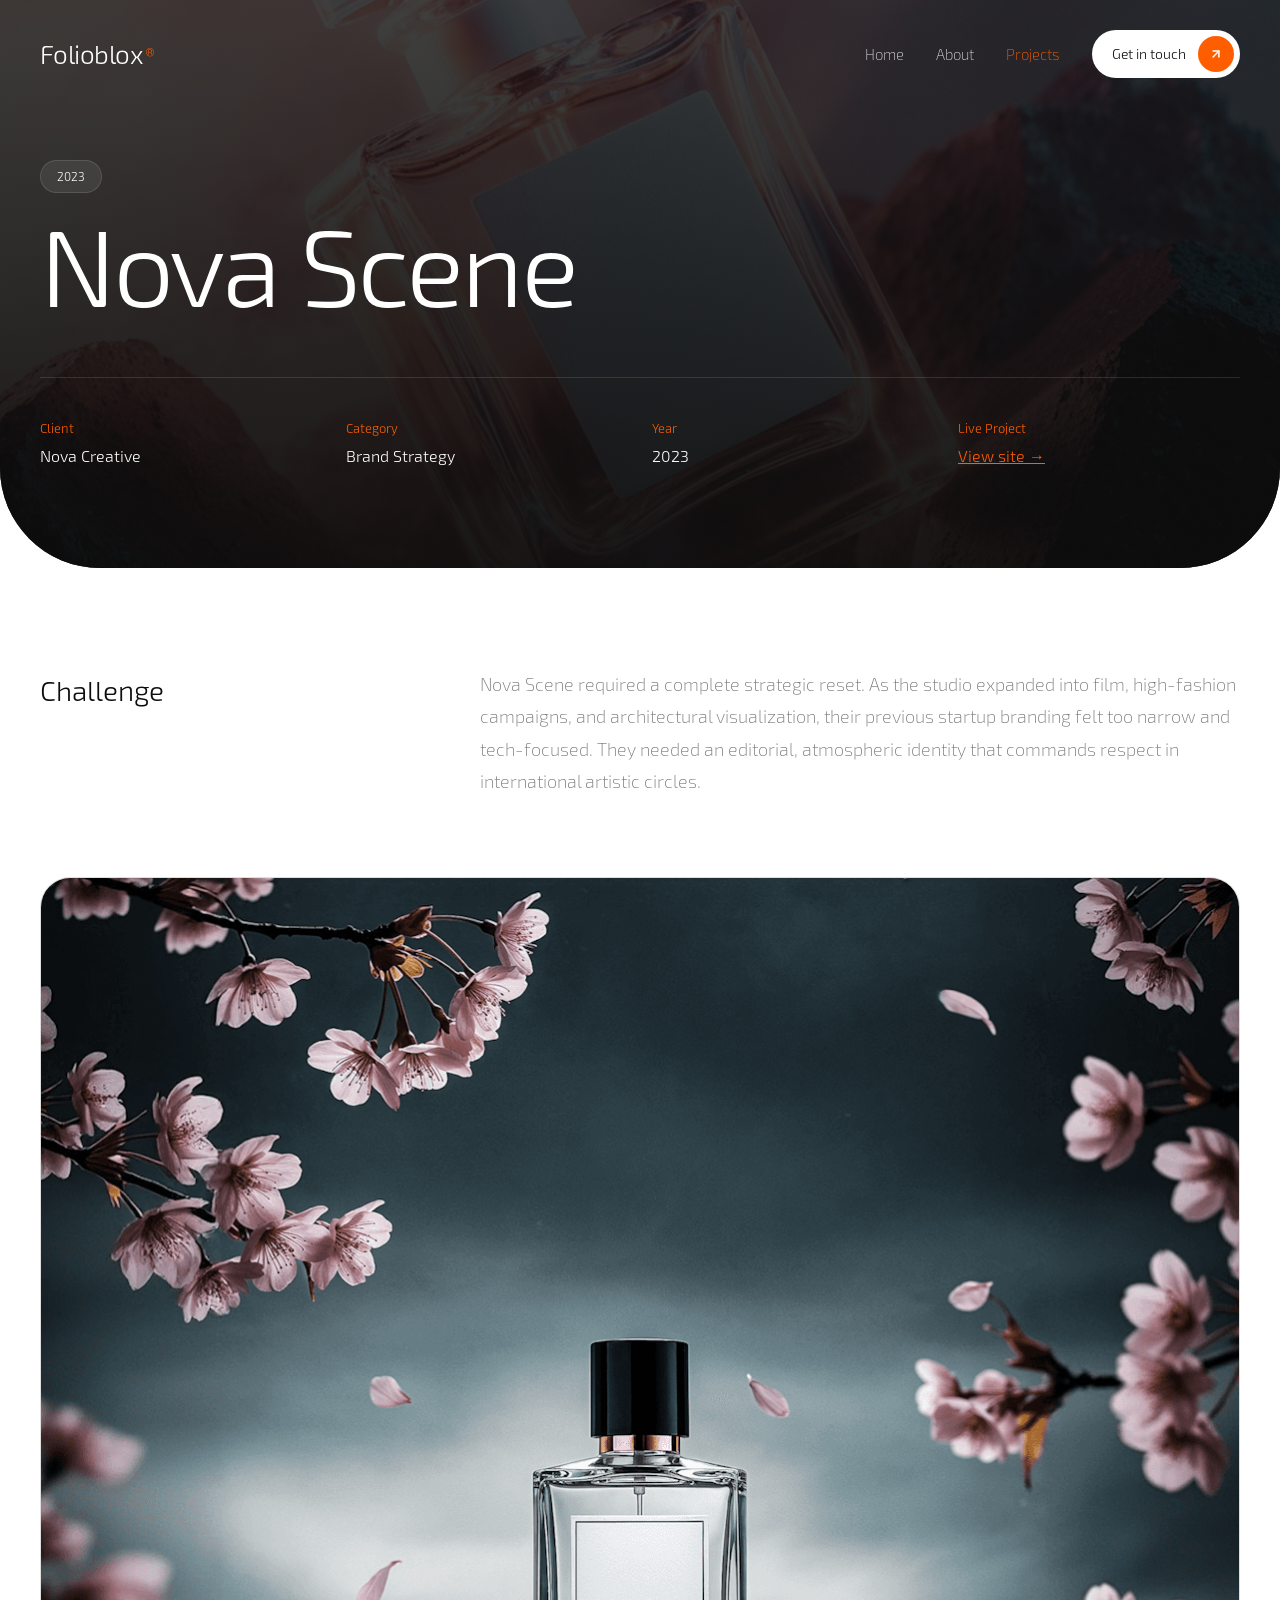
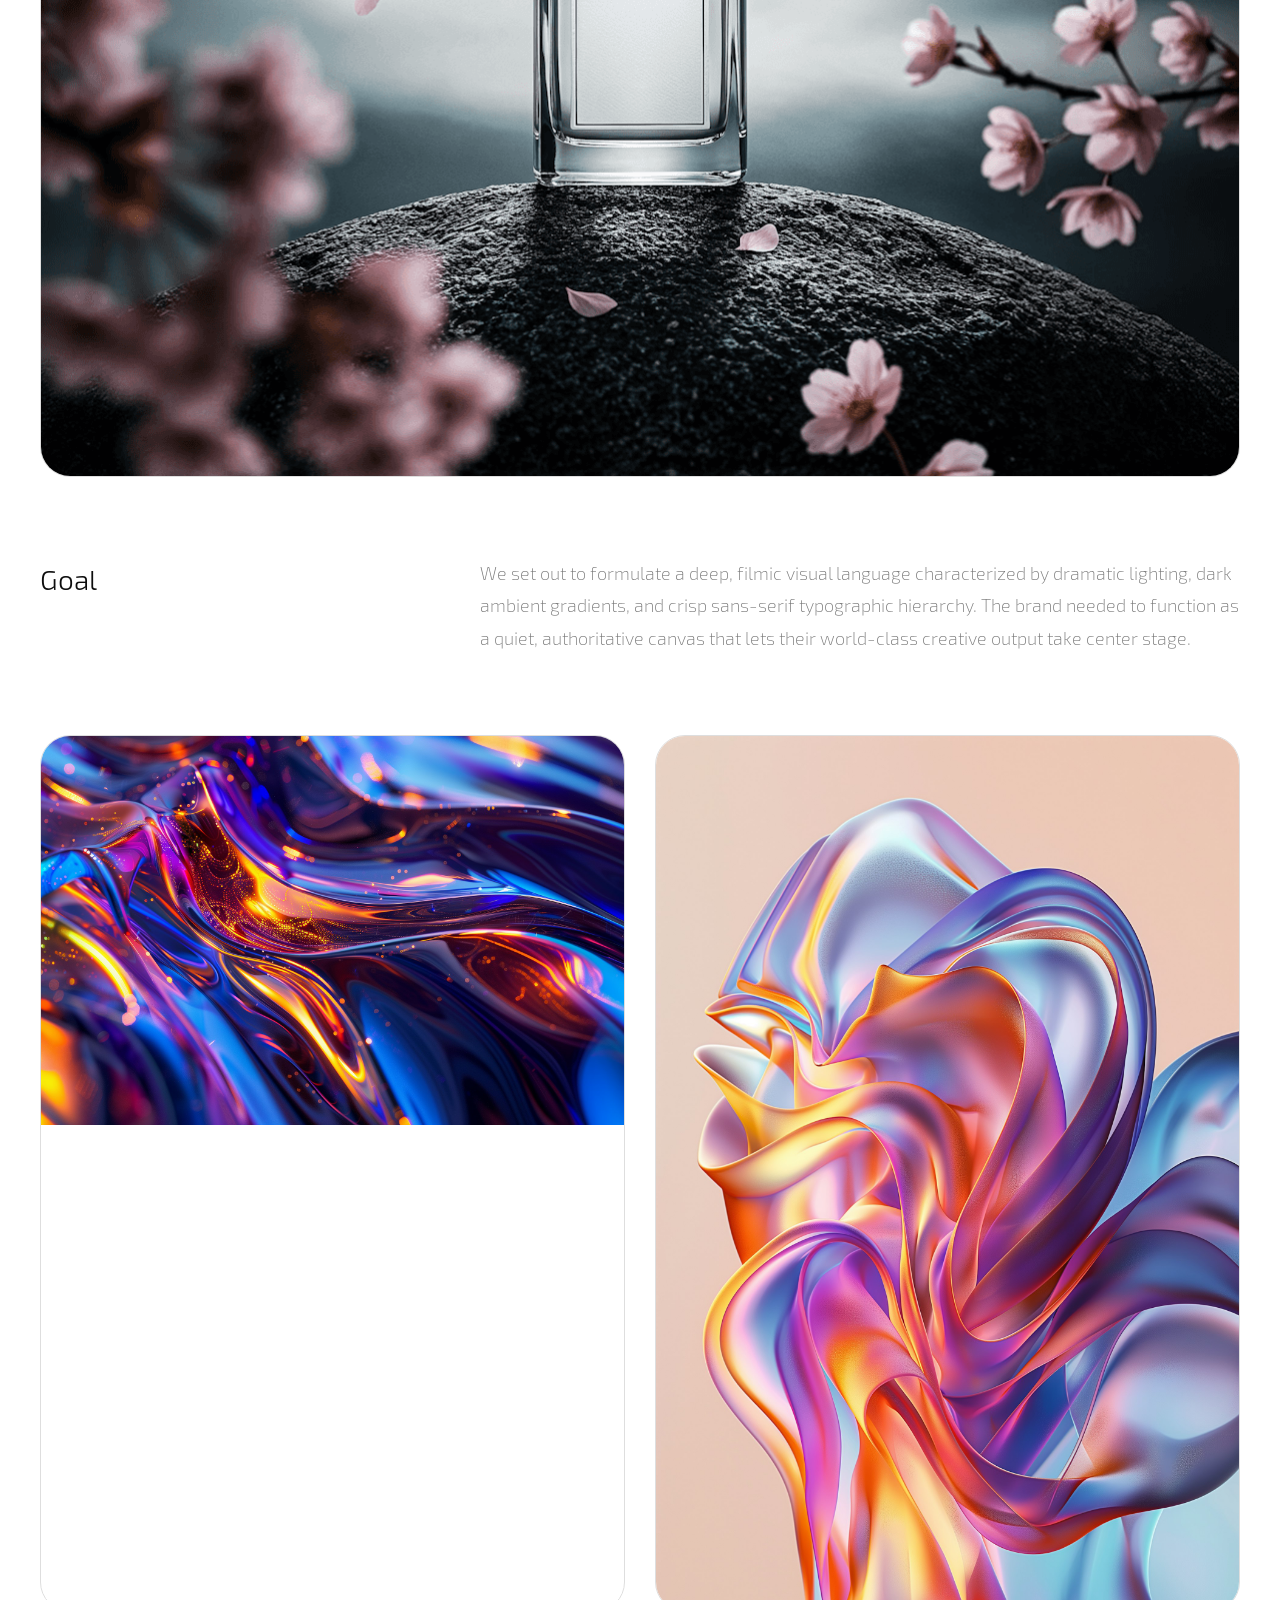
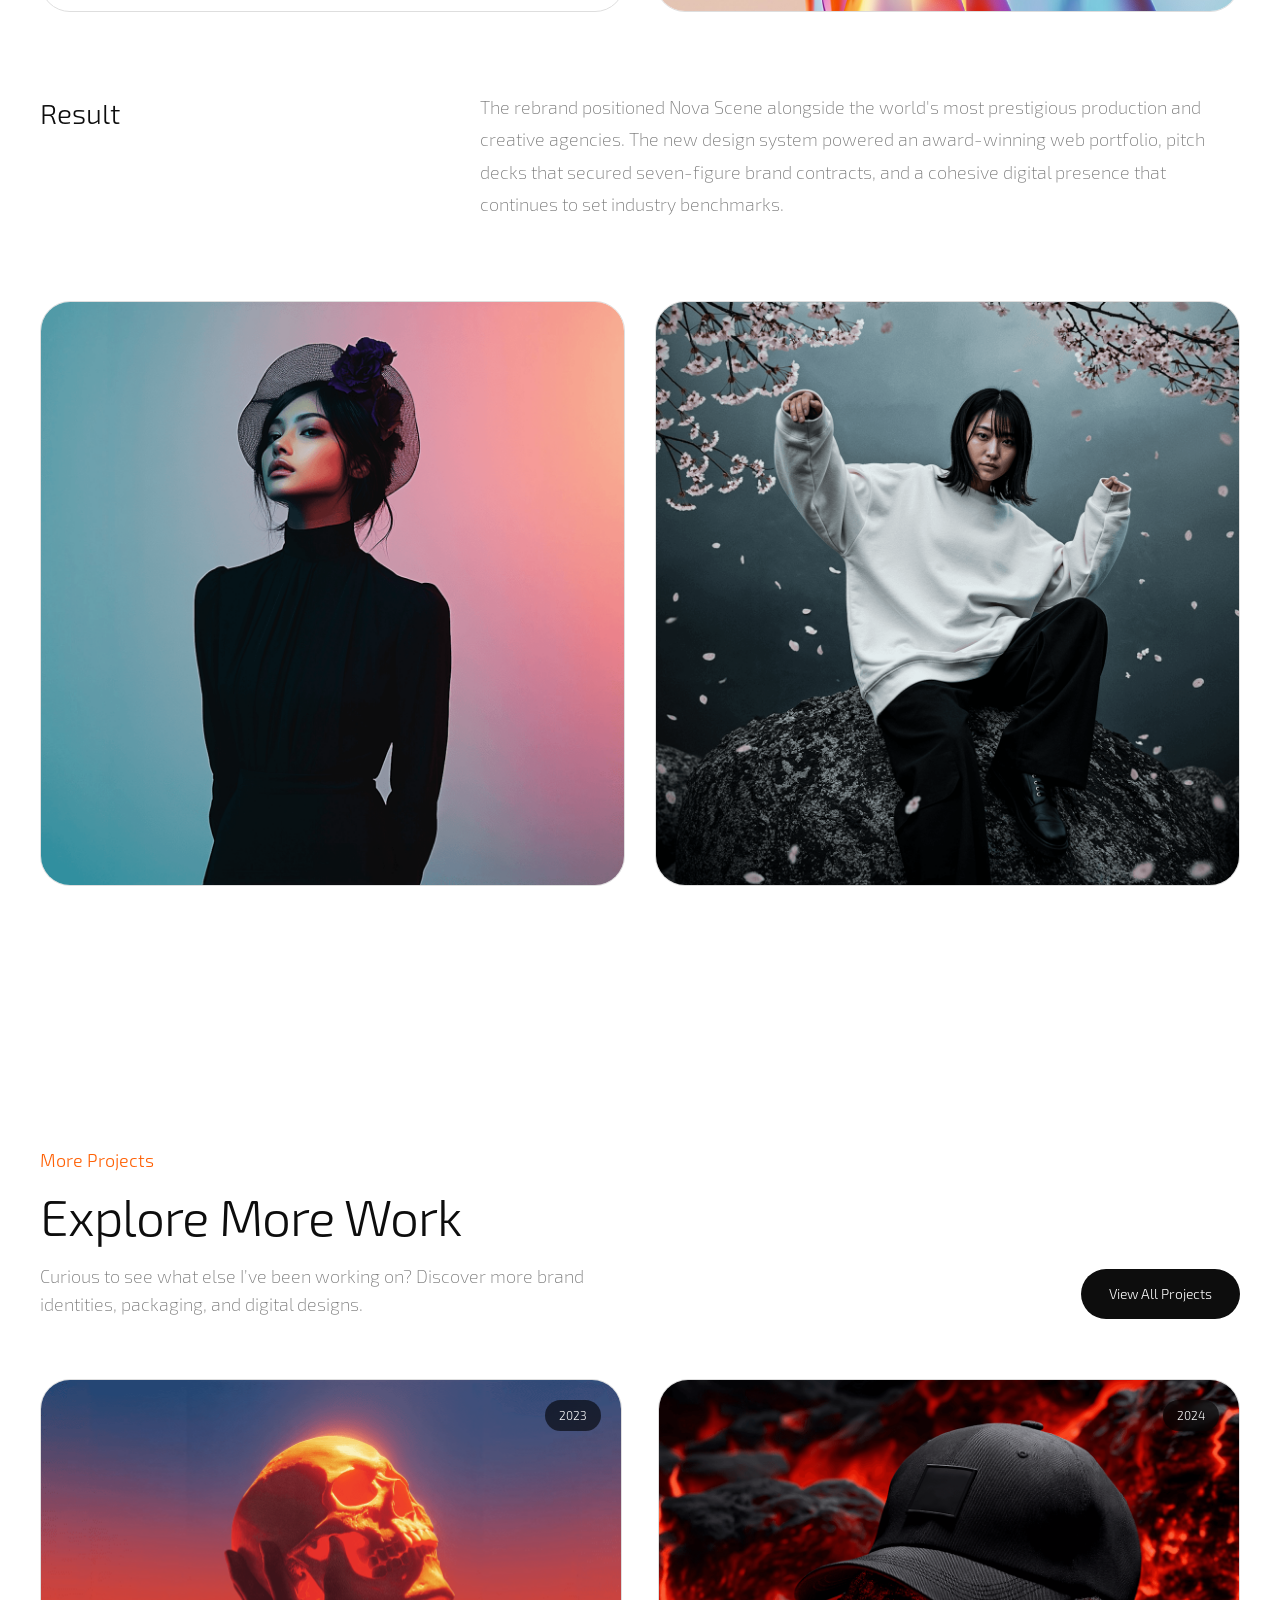
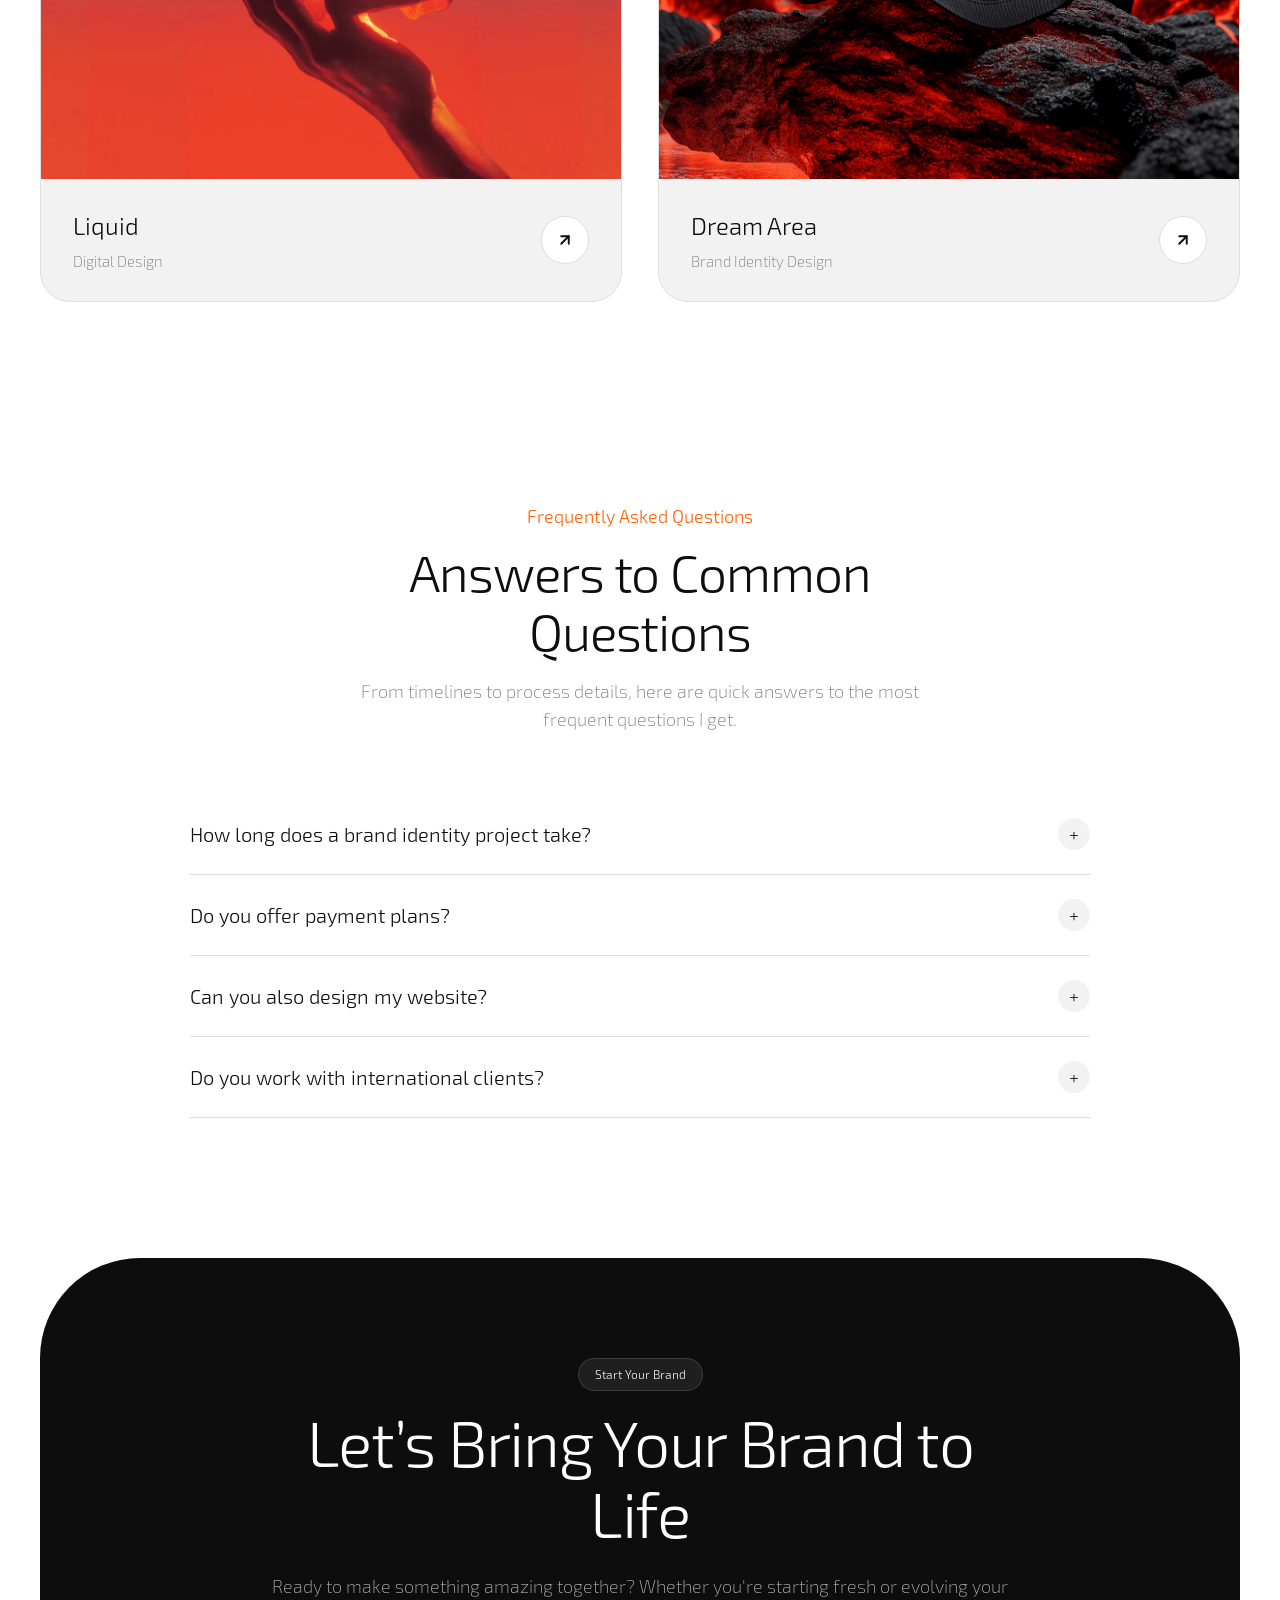
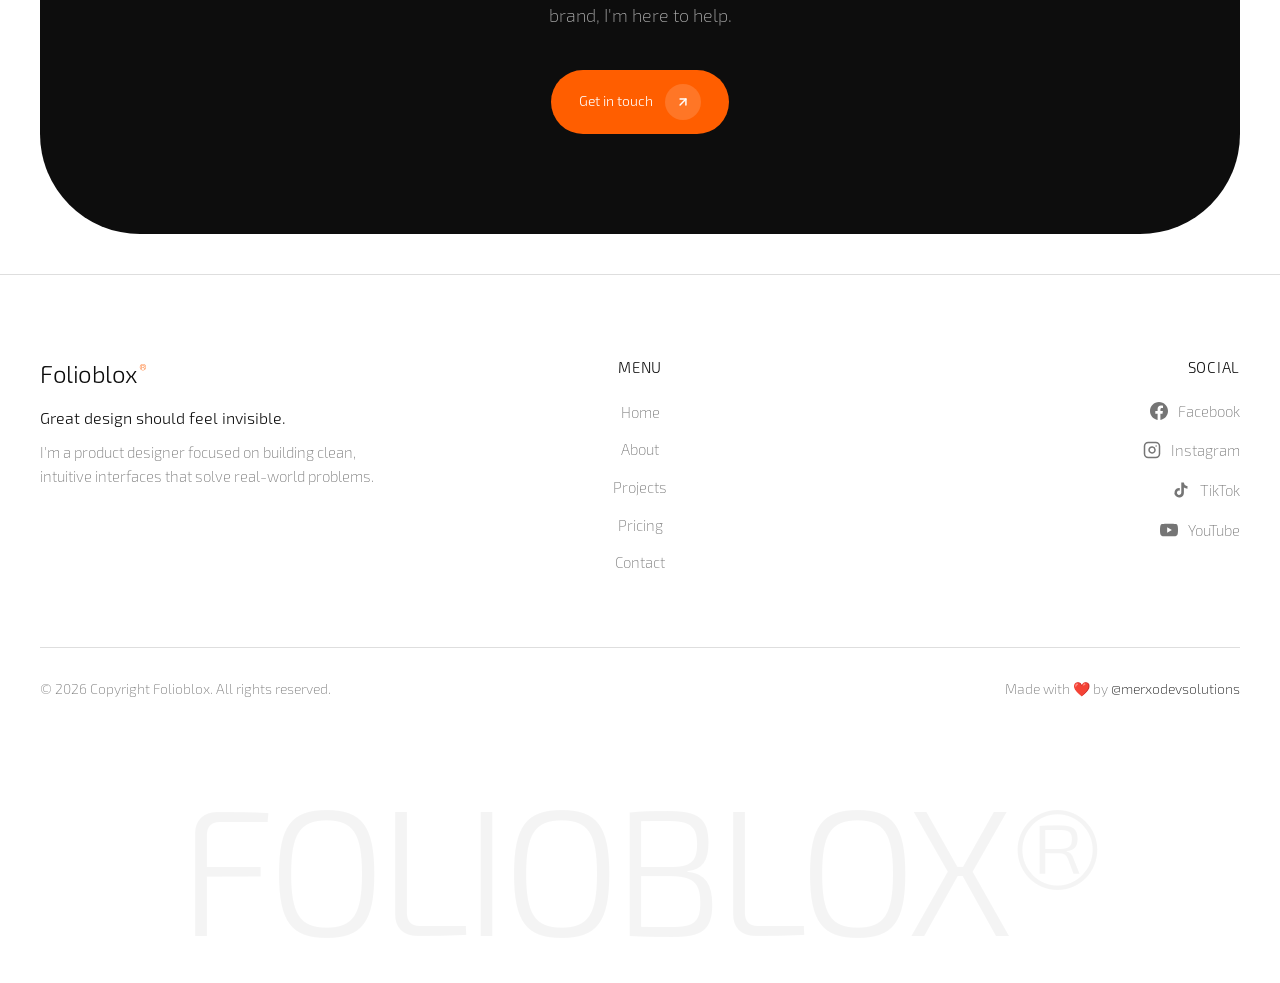
<file: projects/nova-scene.html>
<!DOCTYPE html>
<html lang="en">
<head>
  <meta charset="utf-8">
  <meta name="viewport" content="width=device-width, initial-scale=1.0">
  <title>Nova Scene - Brand Strategy | Folioblox</title>
  <meta name="description" content="Nova Scene — A comprehensive brand strategy and identity project creating depth, narrative, and clarity for modern creative studios.">
  
  <link href="../public/images/icons/default-favicon-light.v1.png" rel="icon" media="(prefers-color-scheme: light)">
  <link href="../public/images/icons/default-favicon-dark.v1.png" rel="icon" media="(prefers-color-scheme: dark)">
  <link rel="apple-touch-icon" href="../public/images/icons/default-touch-icon.v3.png">
  
  <meta property="og:type" content="article">
  <meta property="og:title" content="Nova Scene - Folioblox">
  <meta property="og:description" content="Brand strategy and visual identity by Dominic Wagner.">
  <meta property="og:url" content="/projects/nova-scene">
  
  <link rel="stylesheet" href="../public/css/style.css">
  <script src="../public/js/main.js" defer></script>
</head>
<body>

  <!-- ================= HEADER / NAVBAR ================= -->
  <header class="site-header">
    <div class="container">
      <div class="navbar-inner">
        <a href="../index.html" class="brand-logo" aria-label="Folioblox Home">Folioblox<span>®</span></a>
        
        <nav class="nav-links" id="navMenu">
          <a href="../index.html" class="nav-link">Home</a>
          <a href="../about.html" class="nav-link">About</a>
          <a href="../projects.html" class="nav-link active">Projects</a>
        </nav>
        
        <div class="nav-actions">
          <a href="../contact.html" class="btn-nav-touch">
            <span>Get in touch</span>
            <span class="btn-icon-orange">
              <svg width="14" height="14" viewBox="0 0 24 24" fill="none" stroke="currentColor" stroke-width="2.5" stroke-linecap="round" stroke-linejoin="round">
                <line x1="7" y1="17" x2="17" y2="7"></line>
                <polyline points="7 7 17 7 17 17"></polyline>
              </svg>
            </span>
          </a>
          <button class="mobile-toggle" id="mobileToggle" aria-label="Toggle Navigation">&#9776;</button>
        </div>
      </div>
    </div>
  </header>

  <!-- ================= CASE STUDY HERO ================= -->
  <section class="case-hero">
    <img class="page-hero-bg" src="../public/images/projects/nova-scene/nova-scene-cover.png" alt="Nova Scene Cover" loading="eager">
    <div class="page-hero-overlay"></div>
    
    <div class="container page-hero-content">
      <span class="pill-badge case-year-badge">2023</span>
      <h1 class="hero-headline">Nova Scene</h1>

      <div class="case-meta-grid reveal">
        <div class="case-meta-item">
          <p class="label">Client</p>
          <p class="val">Nova Creative</p>
        </div>
        <div class="case-meta-item">
          <p class="label">Category</p>
          <p class="val">Brand Strategy</p>
        </div>
        <div class="case-meta-item">
          <p class="label">Year</p>
          <p class="val">2023</p>
        </div>
        <div class="case-meta-item">
          <p class="label">Live Project</p>
          <p class="val"><a href="https://www.frameblox.com/" target="_blank" rel="noopener" class="case-link">View site &rarr;</a></p>
        </div>
      </div>
    </div>
  </section>

  <!-- ================= CASE STUDY NARRATIVE & GALLERY ================= -->
  <section class="case-narrative">
    <div class="container">
      
      <!-- Challenge Section -->
      <div class="case-challenge-grid reveal">
        <h3>Challenge</h3>
        <p>Nova Scene required a complete strategic reset. As the studio expanded into film, high-fashion campaigns, and architectural visualization, their previous startup branding felt too narrow and tech-focused. They needed an editorial, atmospheric identity that commands respect in international artistic circles.</p>
      </div>

      <!-- Feature Image 1 -->
      <div class="case-gallery-grid reveal">
        <div class="case-gallery-item full-width">
          <img src="../public/images/projects/nova-scene/nova-scene-detail.png" alt="Nova Scene Detail" loading="lazy">
        </div>
      </div>

      <!-- Goal Section -->
      <div class="case-challenge-grid case-grid-spaced reveal">
        <h3>Goal</h3>
        <p>We set out to formulate a deep, filmic visual language characterized by dramatic lighting, dark ambient gradients, and crisp sans-serif typographic hierarchy. The brand needed to function as a quiet, authoritative canvas that lets their world-class creative output take center stage.</p>
      </div>

      <!-- Gallery Grid 1 -->
      <div class="case-gallery-grid reveal">
        <div class="case-gallery-item">
          <img src="../public/images/projects/nova-scene/nova-scene-art-1.jpg" alt="Nova Scene Art 1" loading="lazy">
        </div>
        <div class="case-gallery-item">
          <img src="../public/images/projects/nova-scene/nova-scene-art-2.jpg" alt="Nova Scene Art 2" loading="lazy">
        </div>
      </div>

      <!-- Result Section -->
      <div class="case-challenge-grid case-grid-spaced reveal">
        <h3>Result</h3>
        <p>The rebrand positioned Nova Scene alongside the world's most prestigious production and creative agencies. The new design system powered an award-winning web portfolio, pitch decks that secured seven-figure brand contracts, and a cohesive digital presence that continues to set industry benchmarks.</p>
      </div>

      <!-- Gallery Grid 2 -->
      <div class="case-gallery-grid reveal">
        <div class="case-gallery-item">
          <img src="../public/images/projects/nova-scene/nova-scene-web-1.png" alt="Nova Scene Web 1" loading="lazy">
        </div>
        <div class="case-gallery-item">
          <img src="../public/images/projects/nova-scene/nova-scene-web-2.png" alt="Nova Scene Web 2" loading="lazy">
        </div>
      </div>

    </div>
  </section>

  <!-- ================= EXPLORE MORE WORK ================= -->
  <section class="projects-section">
    <div class="container">
      <div class="section-head section-head-flex reveal">
        <div>
          <span class="section-subtitle">More Projects</span>
          <h2 class="section-title">Explore More Work</h2>
          <p class="section-desc">Curious to see what else I’ve been working on? Discover more brand identities, packaging, and digital designs.</p>
        </div>
        <a href="../projects.html" class="btn btn-dark">View All Projects</a>
      </div>

      <div class="projects-grid">
        <!-- Project 1: Liquid -->
        <a href="liquid.html" class="project-card reveal">
          <div class="project-thumb">
            <img src="../public/images/projects/liquid/liquid-cover.png" alt="Liquid" loading="lazy">
            <span class="project-badge-tag">2023</span>
          </div>
          <div class="project-body">
            <div class="project-meta-info">
              <h3>Liquid</h3>
              <p>Digital Design</p>
            </div>
            <div class="project-arrow-btn">
              <svg width="18" height="18" viewBox="0 0 24 24" fill="none" stroke="currentColor" stroke-width="2.5" stroke-linecap="round" stroke-linejoin="round">
                <line x1="7" y1="17" x2="17" y2="7"></line>
                <polyline points="7 7 17 7 17 17"></polyline>
              </svg>
            </div>
          </div>
        </a>

        <!-- Project 2: Dream Area -->
        <a href="dream-area.html" class="project-card reveal reveal-delay-1">
          <div class="project-thumb">
            <img src="../public/images/projects/dream-area/dream-area-cover.png" alt="Dream Area" loading="lazy">
            <span class="project-badge-tag">2024</span>
          </div>
          <div class="project-body">
            <div class="project-meta-info">
              <h3>Dream Area</h3>
              <p>Brand Identity Design</p>
            </div>
            <div class="project-arrow-btn">
              <svg width="18" height="18" viewBox="0 0 24 24" fill="none" stroke="currentColor" stroke-width="2.5" stroke-linecap="round" stroke-linejoin="round">
                <line x1="7" y1="17" x2="17" y2="7"></line>
                <polyline points="7 7 17 7 17 17"></polyline>
              </svg>
            </div>
          </div>
        </a>
      </div>
    </div>
  </section>

  <!-- ================= FAQ SECTION ================= -->
  <section class="faq-section">
    <div class="container">
      <div class="section-head section-head-centered reveal">
        <span class="section-subtitle">Frequently Asked Questions</span>
        <h2 class="section-title">Answers to Common Questions</h2>
        <p class="section-desc mx-auto">From timelines to process details, here are quick answers to the most frequent questions I get.</p>
      </div>

      <div class="faq-container reveal">
        <div class="faq-item">
          <button class="faq-question">
            <span>How long does a brand identity project take?</span>
            <span class="faq-icon">+</span>
          </button>
          <div class="faq-answer">
            <p>A standard brand identity project typically takes 3 to 6 weeks depending on scope, deliverables, and revision rounds.</p>
          </div>
        </div>

        <div class="faq-item">
          <button class="faq-question">
            <span>Do you offer payment plans?</span>
            <span class="faq-icon">+</span>
          </button>
          <div class="faq-answer">
            <p>Yes, all projects are split into structured milestones: typically 50% upfront to reserve the project slot and 50% upon final sign-off and asset delivery.</p>
          </div>
        </div>

        <div class="faq-item">
          <button class="faq-question">
            <span>Can you also design my website?</span>
            <span class="faq-icon">+</span>
          </button>
          <div class="faq-answer">
            <p>Absolutely. Once the visual identity and guidelines are defined, I design high-converting, responsive web experiences tailored to your brand goals.</p>
          </div>
        </div>

        <div class="faq-item">
          <button class="faq-question">
            <span>Do you work with international clients?</span>
            <span class="faq-icon">+</span>
          </button>
          <div class="faq-answer">
            <p>Yes, I work with clients across the globe. All communication, presentations, feedback loops, and deliverables are handled seamlessly through digital channels.</p>
          </div>
        </div>
      </div>
    </div>
  </section>

  <!-- ================= CTA BANNER ================= -->
  <section class="container">
    <div class="cta-banner-canvas reveal">
      <div class="cta-banner-content">
        <span class="pill-badge">Start Your Brand</span>
        <h2 class="cta-banner-title">Let’s Bring Your Brand to Life</h2>
        <p class="cta-banner-desc">Ready to make something amazing together? Whether you're starting fresh or evolving your brand, I'm here to help.</p>
        <a href="../contact.html" class="btn btn-primary">
          <span>Get in touch</span>
          <span class="btn-icon-circle">
            <svg width="14" height="14" viewBox="0 0 24 24" fill="none" stroke="currentColor" stroke-width="2.5" stroke-linecap="round" stroke-linejoin="round">
              <line x1="7" y1="17" x2="17" y2="7"></line>
              <polyline points="7 7 17 7 17 17"></polyline>
            </svg>
          </span>
        </a>
      </div>
    </div>
  </section>

 
<!-- ================= FOOTER ================= -->
<footer class="site-footer">
  <div class="container">
    <div class="footer-top">
      <div class="footer-brand-col">
        <a href="index.html" class="brand-logo">Folioblox<span>®</span></a>
        <h4 class="footer-brand-title">Great design should feel invisible.</h4>
        <p>I'm a product designer focused on building clean, intuitive interfaces that solve real-world problems.</p>
      </div>

      <div class="footer-col footer-col-center">
        <h4>Menu</h4>
        <ul>
          <li><a href="index.html">Home</a></li>
          <li><a href="about.html">About</a></li>
          <li><a href="projects.html">Projects</a></li>
          <li><a href="#pricing">Pricing</a></li>
          <li><a href="contact.html">Contact</a></li>
        </ul>
      </div>

      <div class="footer-col footer-col-end">
        <h4>Social</h4>
        <ul class="social-links">
          <li>
            <a href="https://www.facebook.com/" target="_blank" rel="noopener">
              <svg width="18" height="18" viewBox="0 0 24 24" fill="currentColor">
                <path d="M24 12.073c0-6.627-5.373-12-12-12s-12 5.373-12 12c0 5.99 4.388 10.954 10.125 11.854v-8.385H7.078v-3.47h3.047V9.43c0-3.007 1.792-4.669 4.533-4.669 1.312 0 2.686.235 2.686.235v2.953H15.83c-1.491 0-1.956.925-1.956 1.874v2.25h3.328l-.532 3.47h-2.796v8.385C19.612 23.027 24 18.062 24 12.073z"/>
              </svg>
              <span>Facebook</span>
            </a>
          </li>
          <li>
            <a href="https://instagram.com/" target="_blank" rel="noopener">
              <svg width="18" height="18" viewBox="0 0 24 24" fill="none" stroke="currentColor" stroke-width="2" stroke-linecap="round" stroke-linejoin="round">
                <rect x="2" y="2" width="20" height="20" rx="5" ry="5"></rect>
                <path d="M16 11.37A4 4 0 1 1 12.63 8 4 4 0 0 1 16 11.37z"></path>
                <line x1="17.5" y1="6.5" x2="17.51" y2="6.5"></line>
              </svg>
              <span>Instagram</span>
            </a>
          </li>
          <li>
            <a href="https://tiktok.com/" target="_blank" rel="noopener">
              <svg width="18" height="18" viewBox="0 0 24 24" fill="currentColor">
                <path d="M19.59 6.69a4.83 4.83 0 0 1-3.77-4.25V2h-3.45v13.67a2.89 2.89 0 0 1-5.2 1.74 2.89 2.89 0 0 1 2.31-4.64 2.93 2.93 0 0 1 .88.13V9.4a6.84 6.84 0 0 0-1-.05A6.33 6.33 0 0 0 5 20.1a6.34 6.34 0 0 0 10.86-4.43v-7a8.16 8.16 0 0 0 4.77 1.52v-3.4a4.85 4.85 0 0 1-1.04-.1z"/>
              </svg>
              <span>TikTok</span>
            </a>
          </li>
          <li>
            <a href="https://www.youtube.com/" target="_blank" rel="noopener">
              <svg width="18" height="18" viewBox="0 0 24 24" fill="currentColor">
                <path d="M23.498 6.186a3.016 3.016 0 0 0-2.122-2.136C19.505 3.545 12 3.545 12 3.545s-7.505 0-9.377.505A3.017 3.017 0 0 0 .502 6.186C0 8.07 0 12 0 12s0 3.93.502 5.814a3.016 3.016 0 0 0 2.122 2.136c1.871.505 9.376.505 9.376.505s7.505 0 9.377-.505a3.015 3.015 0 0 0 2.122-2.136C24 15.93 24 12 24 12s0-3.93-.502-5.814zM9.545 15.568V8.432L15.818 12l-6.273 3.568z"/>
              </svg>
              <span>YouTube</span>
            </a>
          </li>
        </ul>
      </div>
    </div>

    <div class="footer-bottom">
      <p>© 2026 Copyright Folioblox. All rights reserved.</p>
      <p>Made with ❤️ by <a href="https://merxodevsolutions.pro.bd" target="_blank" rel="noopener">@merxodevsolutions</a></p>
    </div>

    <div class="footer-huge-watermark">
      <span>Folioblox®</span>
    </div>
  </div>
</footer>

</body>
</html>
</file>
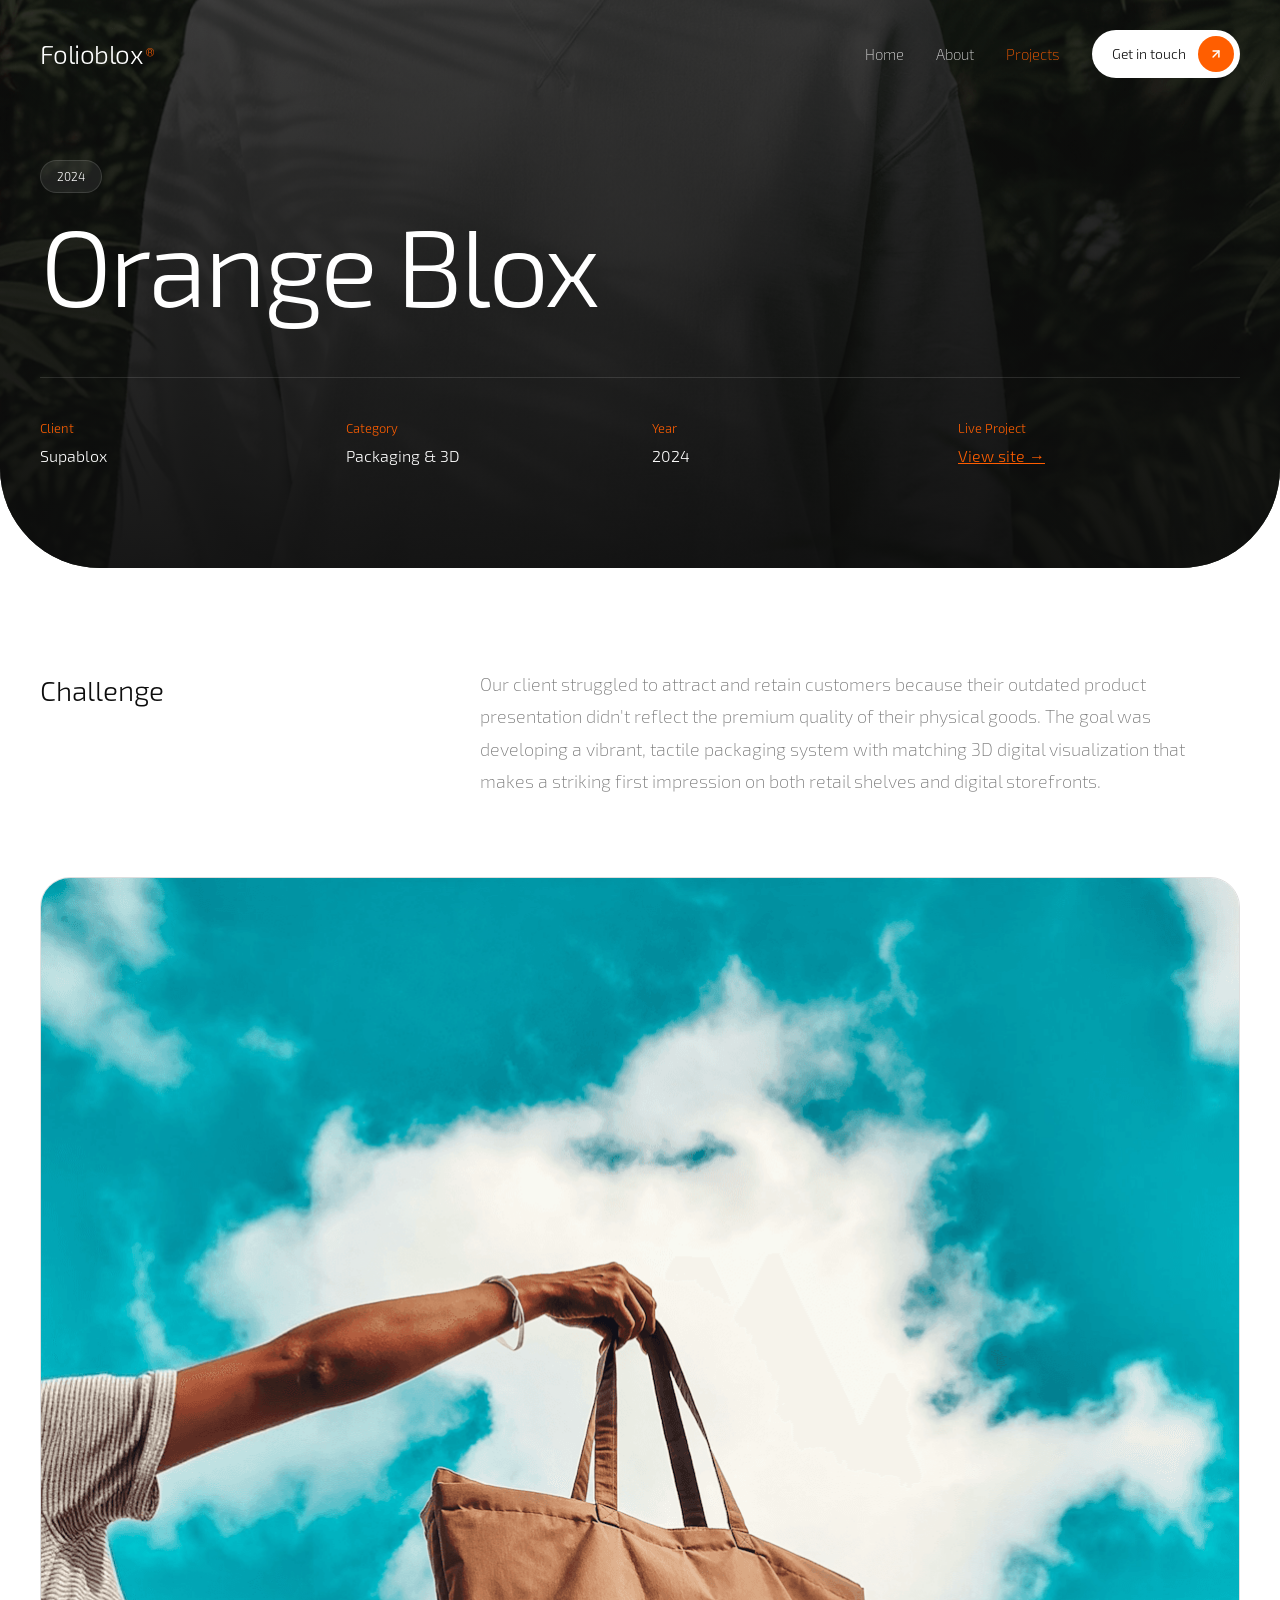
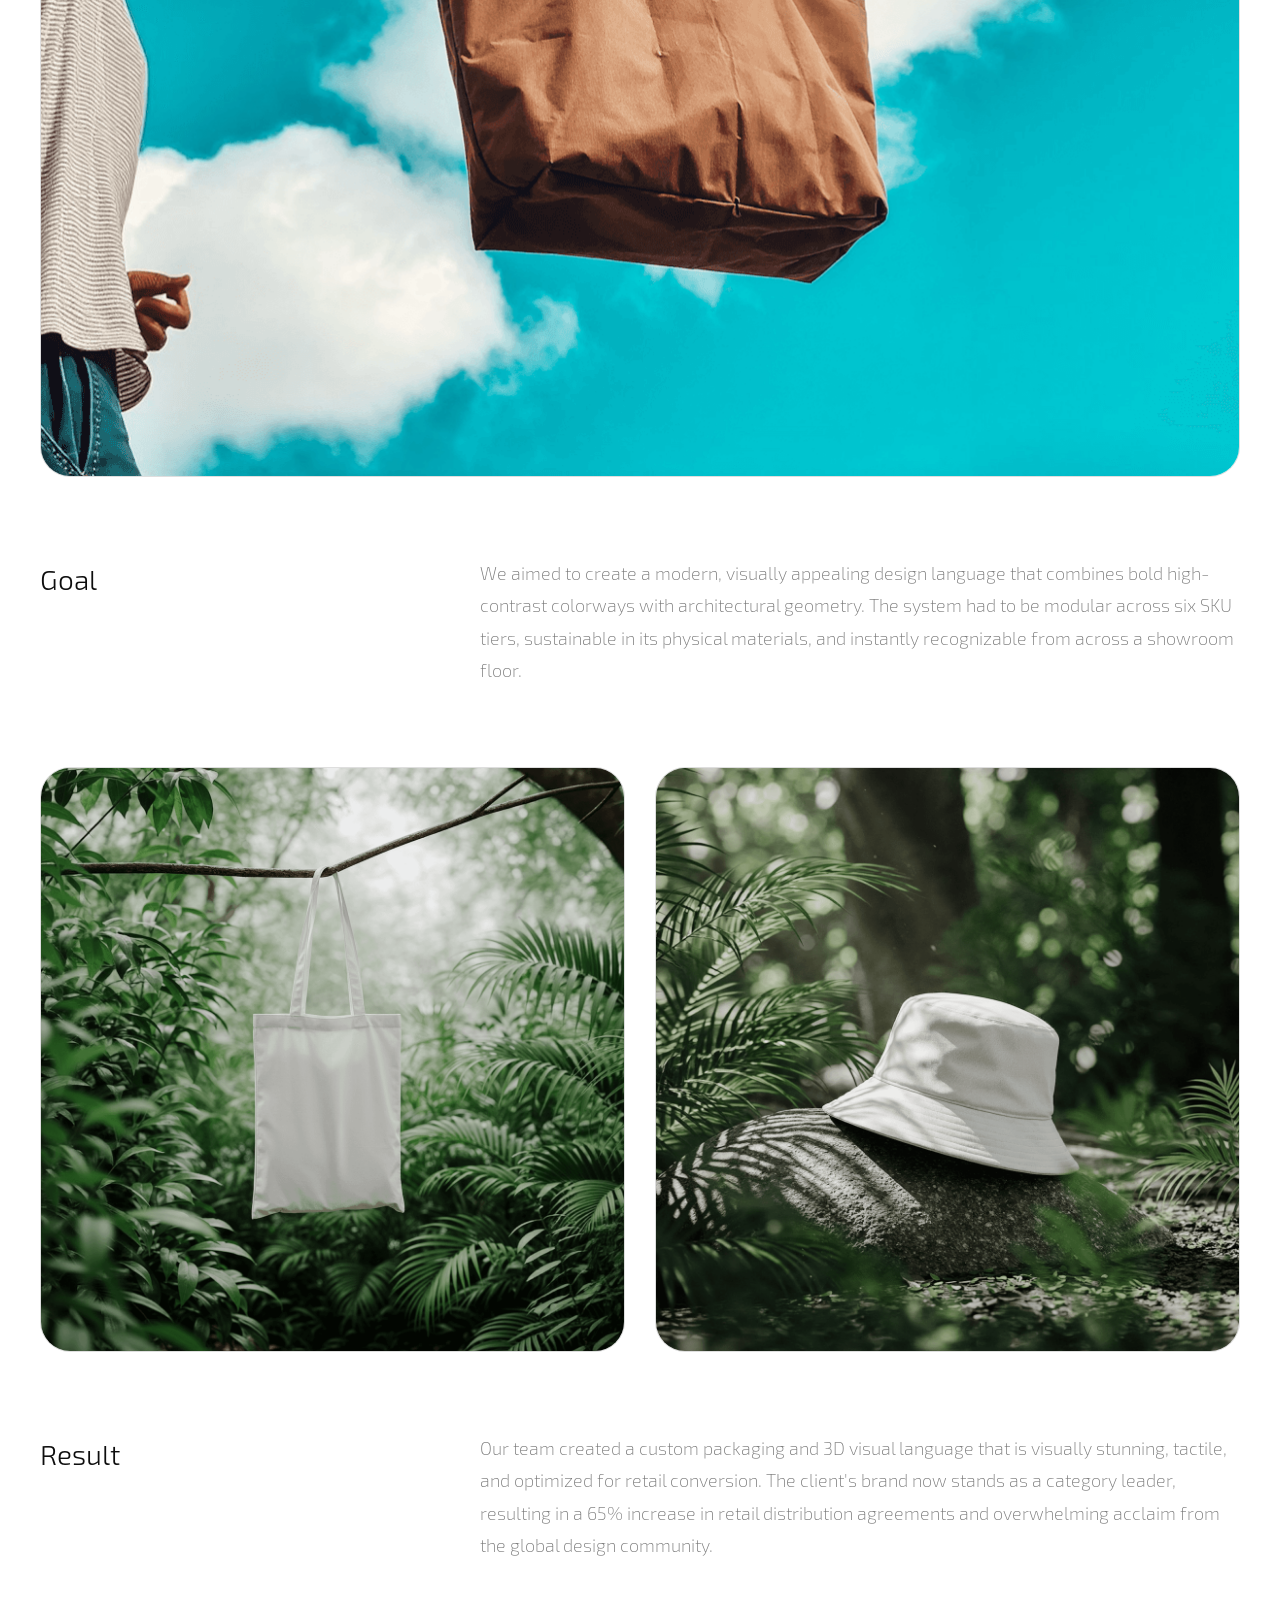
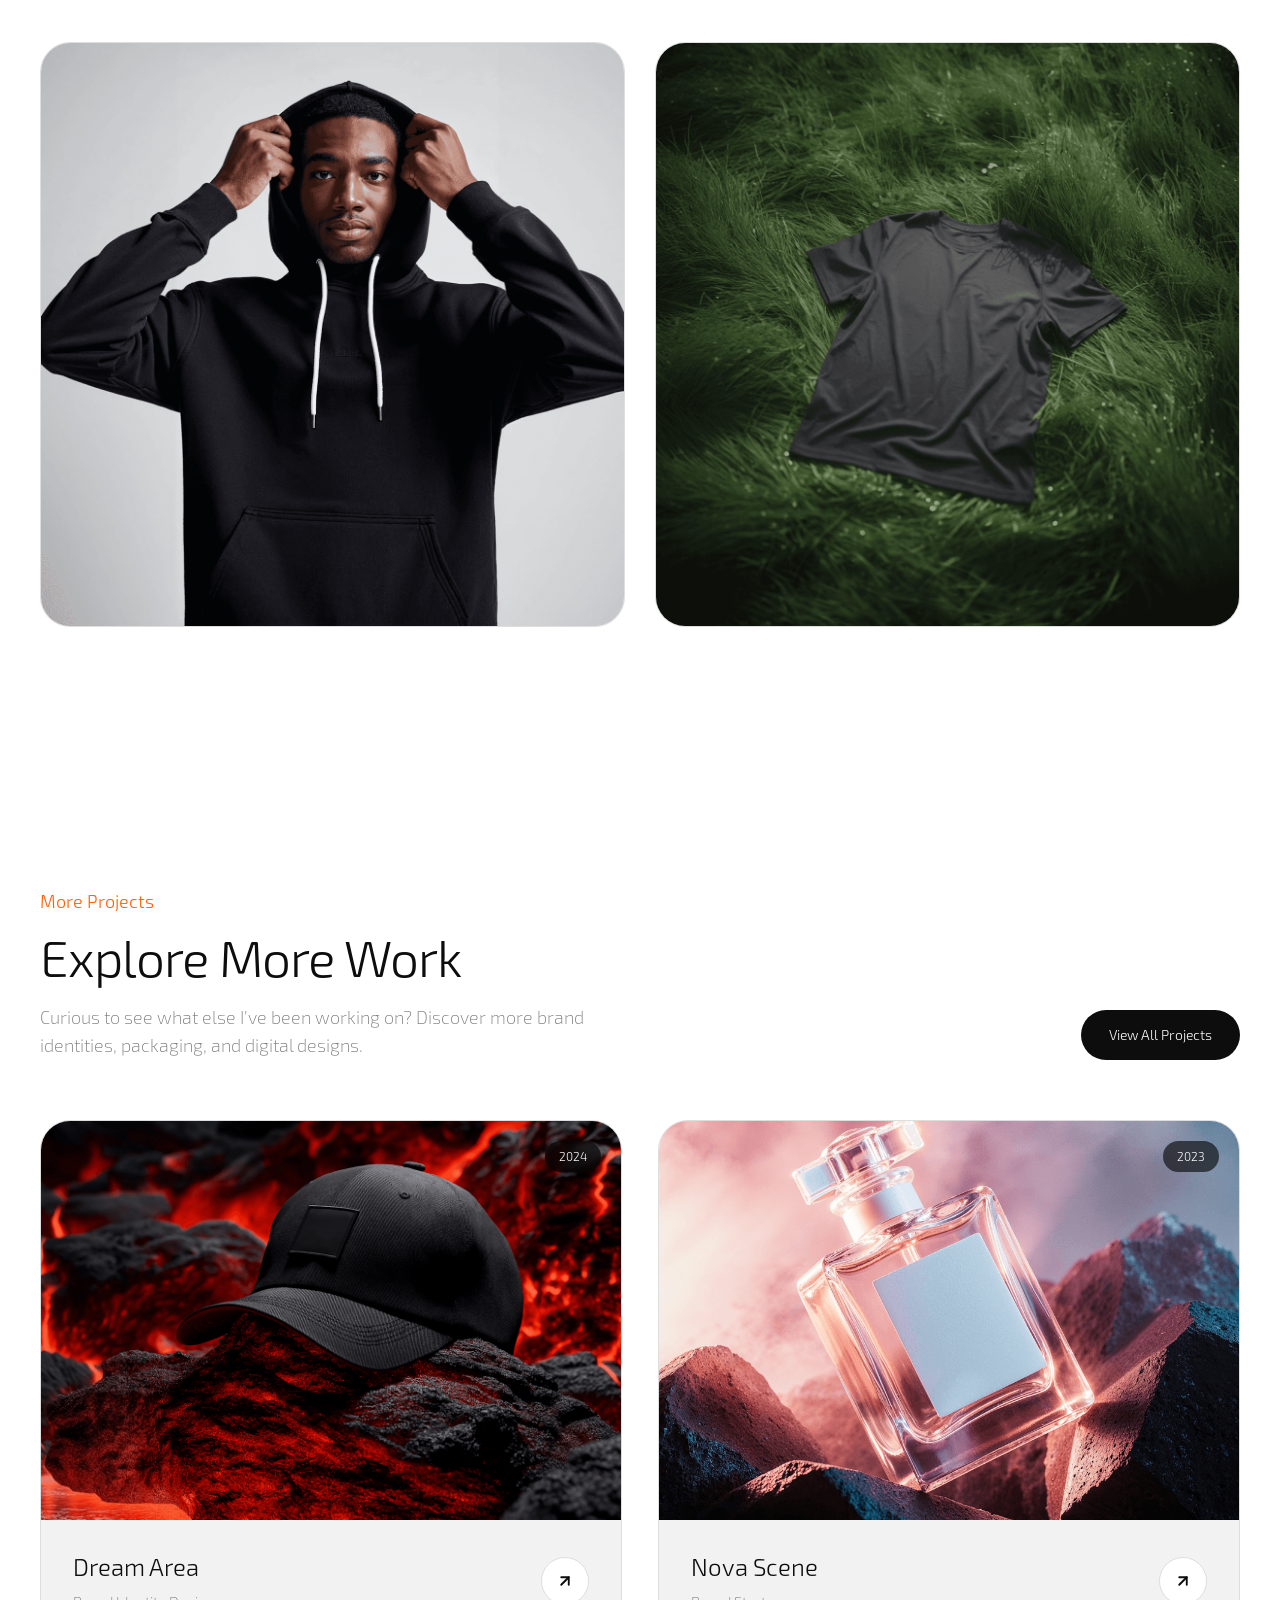
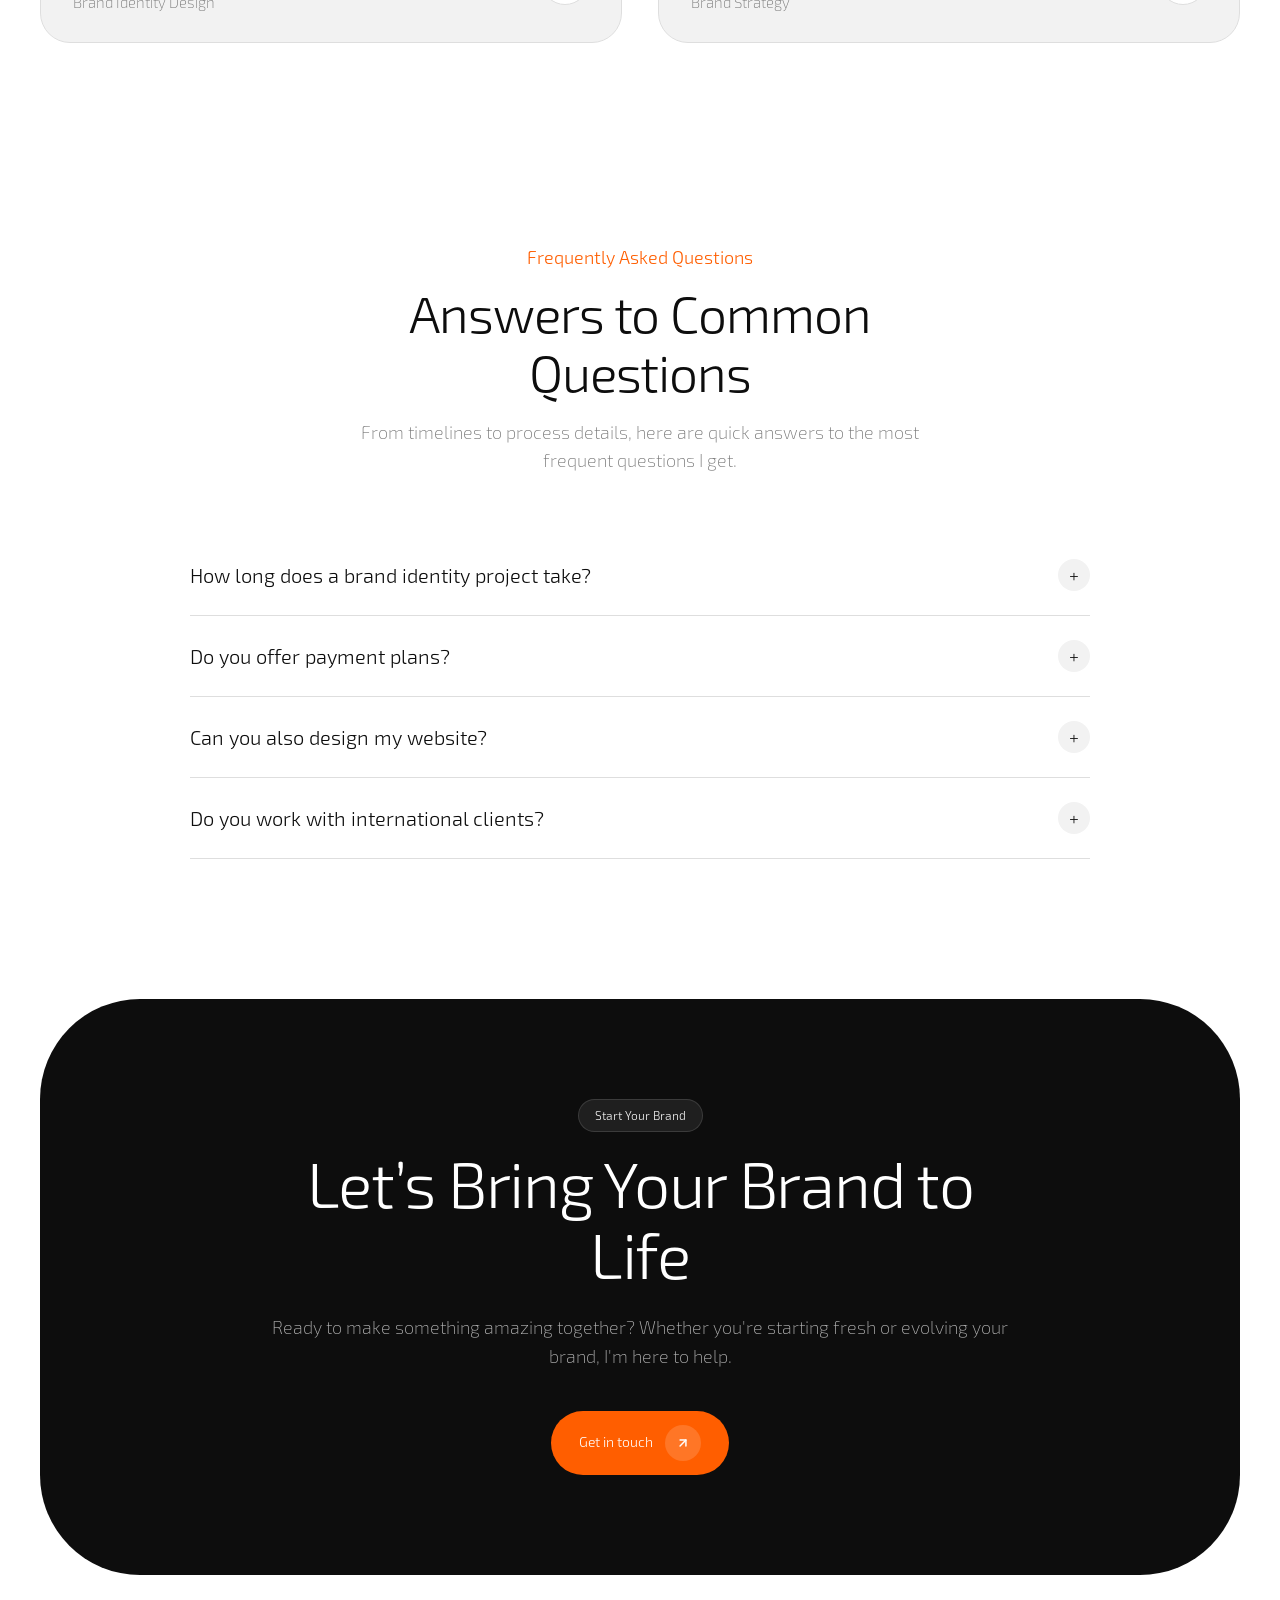
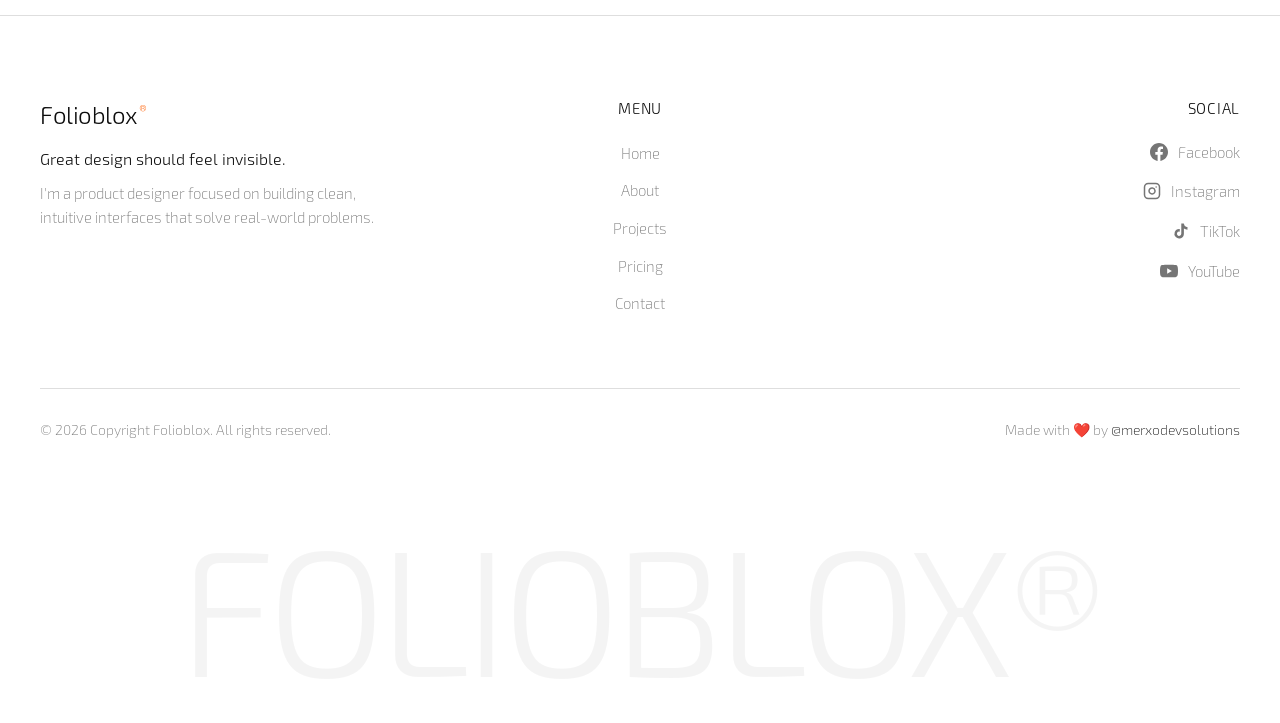
<file: projects/orange-blox.html>
<!DOCTYPE html>
<html lang="en">
<head>
  <meta charset="utf-8">
  <meta name="viewport" content="width=device-width, initial-scale=1.0">
  <title>Orange Blox - Packaging &amp; 3D | Folioblox</title>
  <meta name="description" content="Orange Blox — A modern, vibrant packaging and 3D design system built for tactile impact and memorable unboxing experiences.">
  
  <link href="../public/images/icons/default-favicon-light.v1.png" rel="icon" media="(prefers-color-scheme: light)">
  <link href="../public/images/icons/default-favicon-dark.v1.png" rel="icon" media="(prefers-color-scheme: dark)">
  <link rel="apple-touch-icon" href="../public/images/icons/default-touch-icon.v3.png">
  
  <meta property="og:type" content="article">
  <meta property="og:title" content="Orange Blox - Folioblox">
  <meta property="og:description" content="Packaging &amp; 3D Design by Dominic Wagner.">
  <meta property="og:url" content="/projects/orange-blox">
  
  <link rel="stylesheet" href="../public/css/style.css">
  <script src="../public/js/main.js" defer></script>
</head>
<body>

  <!-- ================= HEADER / NAVBAR ================= -->
  <header class="site-header">
    <div class="container">
      <div class="navbar-inner">
        <a href="../index.html" class="brand-logo" aria-label="Folioblox Home">Folioblox<span>®</span></a>
        
        <nav class="nav-links" id="navMenu">
          <a href="../index.html" class="nav-link">Home</a>
          <a href="../about.html" class="nav-link">About</a>
          <a href="../projects.html" class="nav-link active">Projects</a>
        </nav>
        
        <div class="nav-actions">
          <a href="../contact.html" class="btn-nav-touch">
            <span>Get in touch</span>
            <span class="btn-icon-orange">
              <svg width="14" height="14" viewBox="0 0 24 24" fill="none" stroke="currentColor" stroke-width="2.5" stroke-linecap="round" stroke-linejoin="round">
                <line x1="7" y1="17" x2="17" y2="7"></line>
                <polyline points="7 7 17 7 17 17"></polyline>
              </svg>
            </span>
          </a>
          <button class="mobile-toggle" id="mobileToggle" aria-label="Toggle Navigation">&#9776;</button>
        </div>
      </div>
    </div>
  </header>

  <!-- ================= CASE STUDY HERO ================= -->
  <section class="case-hero">
    <img class="page-hero-bg" src="../public/images/projects/orange-blox/orange-blox-cover.png" alt="Orange Blox Cover" loading="eager">
    <div class="page-hero-overlay"></div>
    
    <div class="container page-hero-content">
      <span class="pill-badge case-year-badge">2024</span>
      <h1 class="hero-headline">Orange Blox</h1>

      <div class="case-meta-grid reveal">
        <div class="case-meta-item">
          <p class="label">Client</p>
          <p class="val">Supablox</p>
        </div>
        <div class="case-meta-item">
          <p class="label">Category</p>
          <p class="val">Packaging &amp; 3D</p>
        </div>
        <div class="case-meta-item">
          <p class="label">Year</p>
          <p class="val">2024</p>
        </div>
        <div class="case-meta-item">
          <p class="label">Live Project</p>
          <p class="val"><a href="https://www.frameblox.com/" target="_blank" rel="noopener" class="case-link">View site &rarr;</a></p>
        </div>
      </div>
    </div>
  </section>

  <!-- ================= CASE STUDY NARRATIVE & GALLERY ================= -->
  <section class="case-narrative">
    <div class="container">
      
      <!-- Challenge Section -->
      <div class="case-challenge-grid reveal">
        <h3>Challenge</h3>
        <p>Our client struggled to attract and retain customers because their outdated product presentation didn't reflect the premium quality of their physical goods. The goal was developing a vibrant, tactile packaging system with matching 3D digital visualization that makes a striking first impression on both retail shelves and digital storefronts.</p>
      </div>

      <!-- Feature Image 1 -->
      <div class="case-gallery-grid reveal">
        <div class="case-gallery-item full-width">
          <img src="../public/images/projects/orange-blox/orange-blox-mockup.png" alt="Orange Blox Mockup" loading="lazy">
        </div>
      </div>

      <!-- Goal Section -->
      <div class="case-challenge-grid case-grid-spaced reveal">
        <h3>Goal</h3>
        <p>We aimed to create a modern, visually appealing design language that combines bold high-contrast colorways with architectural geometry. The system had to be modular across six SKU tiers, sustainable in its physical materials, and instantly recognizable from across a showroom floor.</p>
      </div>

      <!-- Gallery Grid 1 -->
      <div class="case-gallery-grid reveal">
        <div class="case-gallery-item">
          <img src="../public/images/projects/orange-blox/orange-blox-ui-1.png" alt="Orange Blox Visual 1" loading="lazy">
        </div>
        <div class="case-gallery-item">
          <img src="../public/images/projects/orange-blox/orange-blox-ui-2.png" alt="Orange Blox Visual 2" loading="lazy">
        </div>
      </div>

      <!-- Result Section -->
      <div class="case-challenge-grid case-grid-spaced reveal">
        <h3>Result</h3>
        <p>Our team created a custom packaging and 3D visual language that is visually stunning, tactile, and optimized for retail conversion. The client's brand now stands as a category leader, resulting in a 65% increase in retail distribution agreements and overwhelming acclaim from the global design community.</p>
      </div>

      <!-- Gallery Grid 2 -->
      <div class="case-gallery-grid reveal">
        <div class="case-gallery-item">
          <img src="../public/images/projects/orange-blox/orange-blox-detail.png" alt="Orange Blox Detail" loading="lazy">
        </div>
        <div class="case-gallery-item">
          <img src="../public/images/projects/orange-blox/orange-blox-grid.png" alt="Orange Blox Grid" loading="lazy">
        </div>
      </div>

    </div>
  </section>

  <!-- ================= EXPLORE MORE WORK ================= -->
  <section class="projects-section">
    <div class="container">
      <div class="section-head section-head-flex reveal">
        <div>
          <span class="section-subtitle">More Projects</span>
          <h2 class="section-title">Explore More Work</h2>
          <p class="section-desc">Curious to see what else I’ve been working on? Discover more brand identities, packaging, and digital designs.</p>
        </div>
        <a href="../projects.html" class="btn btn-dark">View All Projects</a>
      </div>

      <div class="projects-grid">
        <!-- Project 1: Dream Area -->
        <a href="dream-area.html" class="project-card reveal">
          <div class="project-thumb">
            <img src="../public/images/projects/dream-area/dream-area-cover.png" alt="Dream Area" loading="lazy">
            <span class="project-badge-tag">2024</span>
          </div>
          <div class="project-body">
            <div class="project-meta-info">
              <h3>Dream Area</h3>
              <p>Brand Identity Design</p>
            </div>
            <div class="project-arrow-btn">
              <svg width="18" height="18" viewBox="0 0 24 24" fill="none" stroke="currentColor" stroke-width="2.5" stroke-linecap="round" stroke-linejoin="round">
                <line x1="7" y1="17" x2="17" y2="7"></line>
                <polyline points="7 7 17 7 17 17"></polyline>
              </svg>
            </div>
          </div>
        </a>

        <!-- Project 2: Nova Scene -->
        <a href="nova-scene.html" class="project-card reveal reveal-delay-1">
          <div class="project-thumb">
            <img src="../public/images/projects/nova-scene/nova-scene-cover.png" alt="Nova Scene" loading="lazy">
            <span class="project-badge-tag">2023</span>
          </div>
          <div class="project-body">
            <div class="project-meta-info">
              <h3>Nova Scene</h3>
              <p>Brand Strategy</p>
            </div>
            <div class="project-arrow-btn">
              <svg width="18" height="18" viewBox="0 0 24 24" fill="none" stroke="currentColor" stroke-width="2.5" stroke-linecap="round" stroke-linejoin="round">
                <line x1="7" y1="17" x2="17" y2="7"></line>
                <polyline points="7 7 17 7 17 17"></polyline>
              </svg>
            </div>
          </div>
        </a>
      </div>
    </div>
  </section>

  <!-- ================= FAQ SECTION ================= -->
  <section class="faq-section">
    <div class="container">
      <div class="section-head section-head-centered reveal">
        <span class="section-subtitle">Frequently Asked Questions</span>
        <h2 class="section-title">Answers to Common Questions</h2>
        <p class="section-desc mx-auto">From timelines to process details, here are quick answers to the most frequent questions I get.</p>
      </div>

      <div class="faq-container reveal">
        <div class="faq-item">
          <button class="faq-question">
            <span>How long does a brand identity project take?</span>
            <span class="faq-icon">+</span>
          </button>
          <div class="faq-answer">
            <p>A standard brand identity project typically takes 3 to 6 weeks depending on scope, deliverables, and revision rounds.</p>
          </div>
        </div>

        <div class="faq-item">
          <button class="faq-question">
            <span>Do you offer payment plans?</span>
            <span class="faq-icon">+</span>
          </button>
          <div class="faq-answer">
            <p>Yes, all projects are split into structured milestones: typically 50% upfront to reserve the project slot and 50% upon final sign-off and asset delivery.</p>
          </div>
        </div>

        <div class="faq-item">
          <button class="faq-question">
            <span>Can you also design my website?</span>
            <span class="faq-icon">+</span>
          </button>
          <div class="faq-answer">
            <p>Absolutely. Once the visual identity and guidelines are defined, I design high-converting, responsive web experiences tailored to your brand goals.</p>
          </div>
        </div>

        <div class="faq-item">
          <button class="faq-question">
            <span>Do you work with international clients?</span>
            <span class="faq-icon">+</span>
          </button>
          <div class="faq-answer">
            <p>Yes, I work with clients across the globe. All communication, presentations, feedback loops, and deliverables are handled seamlessly through digital channels.</p>
          </div>
        </div>
      </div>
    </div>
  </section>

  <!-- ================= CTA BANNER ================= -->
  <section class="container">
    <div class="cta-banner-canvas reveal">
      <div class="cta-banner-content">
        <span class="pill-badge">Start Your Brand</span>
        <h2 class="cta-banner-title">Let’s Bring Your Brand to Life</h2>
        <p class="cta-banner-desc">Ready to make something amazing together? Whether you're starting fresh or evolving your brand, I'm here to help.</p>
        <a href="../contact.html" class="btn btn-primary">
          <span>Get in touch</span>
          <span class="btn-icon-circle">
            <svg width="14" height="14" viewBox="0 0 24 24" fill="none" stroke="currentColor" stroke-width="2.5" stroke-linecap="round" stroke-linejoin="round">
              <line x1="7" y1="17" x2="17" y2="7"></line>
              <polyline points="7 7 17 7 17 17"></polyline>
            </svg>
          </span>
        </a>
      </div>
    </div>
  </section>

 
<!-- ================= FOOTER ================= -->
<footer class="site-footer">
  <div class="container">
    <div class="footer-top">
      <div class="footer-brand-col">
        <a href="index.html" class="brand-logo">Folioblox<span>®</span></a>
        <h4 class="footer-brand-title">Great design should feel invisible.</h4>
        <p>I'm a product designer focused on building clean, intuitive interfaces that solve real-world problems.</p>
      </div>

      <div class="footer-col footer-col-center">
        <h4>Menu</h4>
        <ul>
          <li><a href="index.html">Home</a></li>
          <li><a href="about.html">About</a></li>
          <li><a href="projects.html">Projects</a></li>
          <li><a href="#pricing">Pricing</a></li>
          <li><a href="contact.html">Contact</a></li>
        </ul>
      </div>

      <div class="footer-col footer-col-end">
        <h4>Social</h4>
        <ul class="social-links">
          <li>
            <a href="https://www.facebook.com/" target="_blank" rel="noopener">
              <svg width="18" height="18" viewBox="0 0 24 24" fill="currentColor">
                <path d="M24 12.073c0-6.627-5.373-12-12-12s-12 5.373-12 12c0 5.99 4.388 10.954 10.125 11.854v-8.385H7.078v-3.47h3.047V9.43c0-3.007 1.792-4.669 4.533-4.669 1.312 0 2.686.235 2.686.235v2.953H15.83c-1.491 0-1.956.925-1.956 1.874v2.25h3.328l-.532 3.47h-2.796v8.385C19.612 23.027 24 18.062 24 12.073z"/>
              </svg>
              <span>Facebook</span>
            </a>
          </li>
          <li>
            <a href="https://instagram.com/" target="_blank" rel="noopener">
              <svg width="18" height="18" viewBox="0 0 24 24" fill="none" stroke="currentColor" stroke-width="2" stroke-linecap="round" stroke-linejoin="round">
                <rect x="2" y="2" width="20" height="20" rx="5" ry="5"></rect>
                <path d="M16 11.37A4 4 0 1 1 12.63 8 4 4 0 0 1 16 11.37z"></path>
                <line x1="17.5" y1="6.5" x2="17.51" y2="6.5"></line>
              </svg>
              <span>Instagram</span>
            </a>
          </li>
          <li>
            <a href="https://tiktok.com/" target="_blank" rel="noopener">
              <svg width="18" height="18" viewBox="0 0 24 24" fill="currentColor">
                <path d="M19.59 6.69a4.83 4.83 0 0 1-3.77-4.25V2h-3.45v13.67a2.89 2.89 0 0 1-5.2 1.74 2.89 2.89 0 0 1 2.31-4.64 2.93 2.93 0 0 1 .88.13V9.4a6.84 6.84 0 0 0-1-.05A6.33 6.33 0 0 0 5 20.1a6.34 6.34 0 0 0 10.86-4.43v-7a8.16 8.16 0 0 0 4.77 1.52v-3.4a4.85 4.85 0 0 1-1.04-.1z"/>
              </svg>
              <span>TikTok</span>
            </a>
          </li>
          <li>
            <a href="https://www.youtube.com/" target="_blank" rel="noopener">
              <svg width="18" height="18" viewBox="0 0 24 24" fill="currentColor">
                <path d="M23.498 6.186a3.016 3.016 0 0 0-2.122-2.136C19.505 3.545 12 3.545 12 3.545s-7.505 0-9.377.505A3.017 3.017 0 0 0 .502 6.186C0 8.07 0 12 0 12s0 3.93.502 5.814a3.016 3.016 0 0 0 2.122 2.136c1.871.505 9.376.505 9.376.505s7.505 0 9.377-.505a3.015 3.015 0 0 0 2.122-2.136C24 15.93 24 12 24 12s0-3.93-.502-5.814zM9.545 15.568V8.432L15.818 12l-6.273 3.568z"/>
              </svg>
              <span>YouTube</span>
            </a>
          </li>
        </ul>
      </div>
    </div>

    <div class="footer-bottom">
      <p>© 2026 Copyright Folioblox. All rights reserved.</p>
      <p>Made with ❤️ by <a href="https://merxodevsolutions.pro.bd" target="_blank" rel="noopener">@merxodevsolutions</a></p>
    </div>

    <div class="footer-huge-watermark">
      <span>Folioblox®</span>
    </div>
  </div>
</footer>

</body>
</html>
</file>
<file: public/css/style.css>
@font-face {
  font-family: 'Exo2-ExtraLight';
  src: url('../fonts/exo_2/Exo2-ExtraLight.otf') format('opentype');
  font-display: swap;
  font-style: normal;
  font-weight: 100 900;
}

@font-face {
  font-family: 'Exo2-Light';
  src: url('../fonts/exo_2/Exo2-Light.otf') format('opentype');
  font-display: swap;
  font-style: normal;
  font-weight: 100 900;
}

@font-face {
  font-family: 'Exo 2';
  src: url('../fonts/exo_2/Exo2-ExtraLight.otf') format('opentype');
  font-display: swap;
  font-style: normal;
  font-weight: 200;
}

@font-face {
  font-family: 'Exo 2';
  src: url('../fonts/exo_2/Exo2-Light.otf') format('opentype');
  font-display: swap;
  font-style: normal;
  font-weight: 300;
}

@font-face {
  font-family: 'Exo 2';
  src: url('../fonts/exo_2/Exo2-Regular.otf') format('opentype');
  font-display: swap;
  font-style: normal;
  font-weight: 400;
}

@font-face {
  font-family: 'Exo 2';
  src: url('../fonts/exo_2/Exo2-SemiBold.otf') format('opentype');
  font-display: swap;
  font-style: normal;
  font-weight: 600;
}

@font-face {
  font-family: 'Exo 2';
  src: url('../fonts/exo_2/Exo2-Bold.otf') format('opentype');
  font-display: swap;
  font-style: normal;
  font-weight: 700;
}

@font-face {
  font-family: 'Exo 2';
  src: url('../fonts/exo_2/Exo2-ExtraBold.otf') format('opentype');
  font-display: swap;
  font-style: normal;
  font-weight: 800;
}

@font-face {
  font-family: 'Inter';
  src: url('../fonts/Inter-Regular.woff2') format('woff2');
  font-display: swap;
  font-style: normal;
  font-weight: 400;
}

@font-face {
  font-family: 'Inter';
  src: url('../fonts/Inter-Bold.woff2') format('woff2');
  font-display: swap;
  font-style: normal;
  font-weight: 700;
}

/* --- 2. CSS VARIABLES & DESIGN SYSTEM --- */
:root {
  --color-primary: #ff5e00;
  --color-primary-hover: #ff8640;
  --color-dark: #0d0d0d;
  --color-dark-card: #1f1f1f;
  --color-dark-card-hover: #262626;
  --color-gray-light: #f2f2f2;
  --color-gray-border: #dedede;
  --color-gray-text: #757575;
  --color-white: #ffffff;
  
  --font-heading: 'Exo2-Light', 'Exo 2', sans-serif;
  --font-body: 'Exo2-ExtraLight', 'Exo 2', sans-serif;
  
  --radius-sm: 10px;
  --radius-md: 20px;
  --radius-lg: 30px;
  --radius-xl: 40px;
  --radius-hero: 100px;
  --radius-pill: 9999px;
  
  --transition: all 0.3s cubic-bezier(0.16, 1, 0.3, 1);
  --shadow-sm: 0 4px 12px rgba(0, 0, 0, 0.05);
  --shadow-md: 0 12px 30px rgba(0, 0, 0, 0.08);
  --shadow-lg: 0 20px 50px rgba(0, 0, 0, 0.15);
}

/* --- 3. RESET & BASE ELEMENTS --- */
*, *::before, *::after {
  margin: 0;
  padding: 0;
  box-sizing: border-box;
}

html {
  scroll-behavior: smooth;
  font-size: 16px;
  -webkit-font-smoothing: antialiased;
  -moz-osx-font-smoothing: grayscale;
}

body {
  font-family: var(--font-body);
  background-color: var(--color-white);
  color: var(--color-dark);
  line-height: 1.6;
  overflow-x: hidden;
}

img, video {
  max-width: 100%;
  height: auto;
  display: block;
}

a {
  color: inherit;
  text-decoration: none;
  transition: var(--transition);
}

button, input, textarea {
  font-family: inherit;
  border: none;
  outline: none;
}

ul, ol {
  list-style: none;
}

/* --- 4. CONTAINER & UTILITY CLASSES --- */
.container {
  width: 100%;
  max-width: 100%;
  margin: 0 auto;
  padding: 0 40px;
}

.container-sm {
  max-width: 900px;
}

.section-padding {
  padding: 100px 0;
}

.section-head {
  margin-bottom: 60px;
}

.section-subtitle {
  font-family: var(--font-heading);
  font-size: 18px;
  font-weight: 700;
  color: var(--color-primary);
  margin-bottom: 12px;
  display: block;
}

.section-title {
  font-family: var(--font-heading);
  font-size: clamp(32px, 4vw, 56px);
  font-weight: 800;
  line-height: 1.15;
  letter-spacing: -0.02em;
  
}
.footer-brand-title {
  font-family: var(--font-heading);
  font-size: clamp(14px, 2vw, 18px);
  font-weight: 700;
  line-height: 1.15;
  /* letter-spacing: -0.02em; */
  
}

.section-desc {
  font-size: 18px;
  color: var(--color-gray-text);
  margin-top: 16px;
  max-width: 600px;
}

/* --- 5. BUTTONS & PILLS --- */
.btn {
  display: inline-flex;
  align-items: center;
  justify-content: center;
  gap: 12px;
  padding: 14px 28px;
  border-radius: var(--radius-pill);
  font-family: var(--font-heading);
  font-size: 14px;
  font-weight: 700;
  cursor: pointer;
  transition: var(--transition);
  position: relative;
  overflow: hidden;
}

.btn-primary {
  background-color: var(--color-primary);
  color: var(--color-white);
}

.btn-primary:hover {
  background-color: var(--color-primary-hover);
  transform: translateY(-2px);
  box-shadow: 0 8px 24px rgba(255, 94, 0, 0.3);
}

.btn-dark {
  background-color: var(--color-dark);
  color: var(--color-white);
}

.btn-dark:hover {
  background-color: #222222;
  transform: translateY(-2px);
}

.btn-white {
  background-color: var(--color-white);
  color: var(--color-dark);
}

.btn-white:hover {
  background-color: var(--color-gray-light);
  transform: translateY(-2px);
}

.btn-icon-circle {
  width: 36px;
  height: 36px;
  border-radius: 50%;
  background-color: rgba(255, 255, 255, 0.15);
  display: flex;
  align-items: center;
  justify-content: center;
  transition: var(--transition);
}

.btn:hover .btn-icon-circle {
  transform: translateX(4px);
  background-color: rgba(255, 255, 255, 0.25);
}

.pill-badge {
  display: inline-flex;
  align-items: center;
  gap: 8px;
  padding: 6px 16px;
  background-color: rgba(255, 255, 255, 0.08);
  border: 1px solid rgba(255, 255, 255, 0.12);
  border-radius: var(--radius-pill);
  font-family: var(--font-heading);
  font-size: 12px;
  font-weight: 700;
  color: var(--color-white);
}

.pill-badge.light {
  background-color: var(--color-gray-light);
  border-color: var(--color-gray-border);
  color: var(--color-dark);
}

.tag-year {
  display: inline-block;
  padding: 6px 14px;
  border-radius: var(--radius-pill);
  background-color: rgba(255, 255, 255, 0.1);
  font-family: var(--font-heading);
  font-size: 13px;
  font-weight: 700;
  color: var(--color-white);
}



/* --- 6. NAVBAR & HEADER --- */
.site-header {
  position: absolute;
  top: 0;
  left: 0;
  width: 100%;
  z-index: 1000;
  padding: 30px 0;
  background: transparent;
}

.site-header .container {
  max-width: 100%;
  padding: 0 40px;
  width: 100%;
}

.navbar-inner {
  display: flex;
  align-items: center;
  justify-content: space-between;
  width: 100%;
  background: transparent;
  border: none;
  border-radius: 0;
  padding: 0;
  box-shadow: none;
}

.brand-logo {
  font-family: var(--font-heading);
  font-size: 26px;
  font-weight: 800;
  color: var(--color-white);
  letter-spacing: -0.02em;
  display: inline-flex;
  align-items: center;
  flex-shrink: 0;
}

.brand-logo span {
  color: var(--color-primary);
  font-size: 18px;
  margin-left: 2px;
  font-weight: 800;
}


.nav-links {
  display: flex;
  align-items: center;
  gap: 32px;
  margin-left: auto;
  margin-right: 32px;
}

.nav-link {
  font-family: var(--font-body);
  font-size: 15px;
  font-weight: 500;
  color: rgba(255, 255, 255, 0.85);
  position: relative;
  transition: var(--transition);
}

.nav-link:hover,
.nav-link.active {
  color: var(--color-primary);
}

.nav-actions {
  display: flex;
  align-items: center;
  gap: 16px;
  flex-shrink: 0;
}


.btn-nav-touch {
  background-color: var(--color-white);
  color: var(--color-dark);
  display: inline-flex;
  align-items: center;
  gap: 12px;
  padding: 6px 6px 6px 20px;
  border-radius: var(--radius-pill);
  font-family: var(--font-heading);
  font-size: 14px;
  font-weight: 700;
  transition: var(--transition);
  text-decoration: none;
}

.btn-nav-touch:hover {
  background-color: #f2f2f2;
  transform: translateY(-2px);
  box-shadow: 0 8px 24px rgba(0, 0, 0, 0.25);
  color: var(--color-dark);
}

.btn-icon-orange {
  width: 36px;
  height: 36px;
  border-radius: 50%;
  background-color: var(--color-primary);
  color: var(--color-white);
  display: flex;
  align-items: center;
  justify-content: center;
  transition: var(--transition);
}

.btn-nav-touch:hover .btn-icon-orange {
  background-color: var(--color-primary-hover);
  transform: rotate(45deg);
}

.mobile-toggle {
  display: none;
  background: none;
  color: var(--color-white);
  font-size: 26px;
  cursor: pointer;
}

@media (max-width: 809px) {
  .site-header {
    padding: 20px 0;
  }
  .site-header .container {
    padding: 0 20px;
  }
  .mobile-toggle {
    display: block;
  }
  .nav-links {
    display: none;
    position: absolute;
    top: 100%;
    left: 20px;
    right: 20px;
    background: rgba(13, 13, 13, 0.95);
    backdrop-filter: blur(20px);
    -webkit-backdrop-filter: blur(20px);
    border: 1px solid rgba(255, 255, 255, 0.1);
    border-radius: 16px;
    flex-direction: column;
    padding: 24px;
    gap: 18px;
    margin: 12px 0 0 0;
    box-shadow: 0 20px 40px rgba(0, 0, 0, 0.5);
  }
  .nav-links.open {
    display: flex;
  }
}


.hero-canvas {
  background-color: #0b0c10;
  border-bottom-left-radius: 40px;
  border-bottom-right-radius: 40px;
  color: var(--color-white);
  position: relative;
  overflow: hidden;
  min-height: 100vh;
  display: flex;
  flex-direction: column;
  justify-content: space-between;
  padding-top: 140px;
  padding-bottom: 50px;
}

.hero-img-bg {
  position: absolute;
  top: 0;
  left: 0;
  width: 100%;
  height: 100%;
  object-fit: cover;
  object-position: center 25%;
  z-index: 0;
  pointer-events: none;
  user-select: none;
}

.hero-overlay {
  display: none;
}

.hero-content {
  position: relative;
  z-index: 2;
  display: flex;
  flex-direction: column;
  justify-content: space-between;
  height: 100%;
  flex: 1;
  max-width: 100%;
  padding: 0 40px;
}

.hero-header-row {
  display: flex;
  align-items: flex-end;
  justify-content: space-between;
  gap: 40px;
  margin-top: auto;
  margin-bottom: 70px;
}

.hero-headline-wrap {
  flex: 1;
}

.hero-eyebrow {
  font-family: var(--font-heading);
  font-size: clamp(22px, 2.5vw, 32px);
  font-weight: 700;
  color: var(--color-primary);
  margin-bottom: 12px;
  letter-spacing: -0.01em;
}

.hero-headline {
  font-family: var(--font-heading);
  font-size: clamp(56px, 8.5vw, 125px);
  font-weight: 800;
  line-height: 0.95;
  letter-spacing: -0.03em;
  color: var(--color-white);
}

.hero-subtext-wrap {
  max-width: 400px;
  padding-bottom: 8px;
}

.hero-subtext-heading {
  font-family: var(--font-heading);
  font-size: clamp(24px, 2.4vw, 32px);
  font-weight: 800;
  line-height: 1.25;
  color: var(--color-white);
  margin-bottom: 16px;
  letter-spacing: -0.02em;
}

.hero-subtext-desc {
  font-size: 16px;
  color: rgba(255, 255, 255, 0.75);
  line-height: 1.65;
}

/* Hero Feature Pillars */
.hero-features-grid {
  display: grid;
  grid-template-columns: repeat(4, 1fr);
  gap: 32px;
  padding-top: 30px;
  border-top: 1px solid rgba(255, 255, 255, 0.12);
  margin-top: auto;
}

.feature-pill-item {
  display: flex;
  flex-direction: column;
  gap: 6px;
}

.feature-pill-number {
  font-family: var(--font-heading);
  font-size: 15px;
  font-weight: 800;
  color: var(--color-primary);
  letter-spacing: 0.02em;
}

.feature-pill-title {
  font-family: var(--font-heading);
  font-size: 18px;
  font-weight: 700;
  color: var(--color-white);
  line-height: 1.3;
}


.page-hero {
  background-color: #0b0c10;
  border-bottom-left-radius: 60px;
  border-bottom-right-radius: 60px;
  color: var(--color-white);
  position: relative;
  overflow: hidden;
  min-height: 520px;
  display: flex;
  flex-direction: column;
  justify-content: flex-end;
  padding-top: 140px;
  padding-bottom: 70px;
  margin-bottom: 80px;
}

.page-hero-bg {
  position: absolute;
  top: 0;
  left: 0;
  width: 100%;
  height: 100%;
  object-fit: cover;
  object-position: center;
  z-index: 0;
  pointer-events: none;
  user-select: none;
}

.page-hero-overlay {
  position: absolute;
  inset: 0;
  background: 
    radial-gradient(ellipse at center 40%, rgba(11, 12, 16, 0.4) 0%, rgba(11, 12, 16, 0.85) 75%, rgba(11, 12, 16, 0.98) 100%),
    linear-gradient(180deg, rgba(11, 12, 16, 0.6) 0%, transparent 25%, transparent 60%, rgba(11, 12, 16, 0.95) 100%);
  z-index: 1;
  pointer-events: none;
}

.page-hero-content {
  position: relative;
  z-index: 2;
  width: 100%;
  max-width: 100%;
  padding: 0 40px;
}

.hero-header-compact {
  margin-bottom: 0;
}


.logos-section {
  padding: 60px 0 80px;
  background-color: var(--color-white);
  overflow: hidden;
}

.logos-heading {
  text-align: center;
  font-family: var(--font-heading);
  font-size: 15px;
  font-weight: 700;
  color: var(--color-gray-text);
  text-transform: uppercase;
  letter-spacing: 0.05em;
  margin-bottom: 40px;
}

.marquee-container {
  width: 100%;
  overflow: hidden;
  position: relative;
  mask-image: linear-gradient(90deg, transparent 0%, #000 12%, #000 88%, transparent 100%);
  -webkit-mask-image: linear-gradient(90deg, transparent 0%, #000 12%, #000 88%, transparent 100%);
}

.marquee-track {
  display: flex;
  align-items: center;
  gap: 60px;
  width: max-content;
  animation: marqueeScroll 28s linear infinite;
}


.logo-item {
  flex-shrink: 0;
  display: flex;
  align-items: center;
}

.logo-item img {
  height: 38px;
  width: auto;
  filter: grayscale(100%);
  opacity: 0.7;
  transition: var(--transition);
}

.logo-item:hover img {
  filter: grayscale(0%);
  opacity: 1;
}

@keyframes marqueeScroll {
  0% { transform: translateX(0); }
  100% { transform: translateX(-50%); }
}


.reveal {
  opacity: 0;
  transform: translateY(28px);
  transition: opacity 0.75s cubic-bezier(0.16, 1, 0.3, 1), transform 0.75s cubic-bezier(0.16, 1, 0.3, 1);
  will-change: opacity, transform;
}

.reveal.is-visible {
  opacity: 1;
  transform: translateY(0);
}

.reveal-delay-1 { transition-delay: 0.1s; }
.reveal-delay-2 { transition-delay: 0.2s; }
.reveal-delay-3 { transition-delay: 0.3s; }
.reveal-delay-4 { transition-delay: 0.4s; }


.bento-section {
  padding: 80px 0 100px;
  background-color: var(--color-white);
}


.behind-designs-grid {
  display: grid;
  grid-template-columns: repeat(3, 1fr);
  gap: 24px;
  width: 100%;
}

.behind-designs-card {
  border-radius: 28px;
  overflow: hidden;
  background-color: var(--color-gray-light);
  aspect-ratio: 1 / 1.55;
  min-height: 640px;
  position: relative;
  transition: transform 0.4s cubic-bezier(0.16, 1, 0.3, 1), box-shadow 0.4s cubic-bezier(0.16, 1, 0.3, 1);
}

.behind-designs-card:hover {
  transform: translateY(-6px);
  box-shadow: 0 20px 40px rgba(0, 0, 0, 0.08);
}

.behind-designs-card img {
  width: 100%;
  height: 100%;
  object-fit: cover;
  display: block;
  transition: transform 0.6s cubic-bezier(0.16, 1, 0.3, 1);
}

.behind-designs-card:hover img {
  transform: scale(1.04);
}

@media (max-width: 809px) {
  .behind-designs-grid {
    grid-template-columns: 1fr;
    gap: 20px;
  }
  
  .behind-designs-card {
    border-radius: 20px;
    aspect-ratio: 1 / 1.3;
    min-height: 480px;
  }
}

.bento-grid {
  display: grid;
  grid-template-columns: repeat(12, 1fr);
  gap: 24px;
}

.bento-card {
  border-radius: var(--radius-lg);
  overflow: hidden;
  position: relative;
  display: flex;
  flex-direction: column;
  justify-content: space-between;
  padding: 40px;
  transition: var(--transition);
}

.bento-card.col-8 { grid-column: span 8; }
.bento-card.col-4 { grid-column: span 4; }
.bento-card.col-6 { grid-column: span 6; }
.bento-card.col-12 { grid-column: span 12; }

.bento-card.dark {
  background-color: var(--color-dark);
  color: var(--color-white);
}

.bento-card.gray {
  background-color: var(--color-gray-light);
  color: var(--color-dark);
}

.bento-card.orange {
  background-color: var(--color-primary);
  color: var(--color-white);
}

.bento-card-header {
  position: relative;
  z-index: 2;
}

.bento-card-footer {
  position: relative;
  z-index: 2;
  margin-top: 40px;
}

.bento-title {
  font-family: var(--font-heading);
  font-size: clamp(24px, 3vw, 36px);
  font-weight: 800;
  line-height: 1.2;
  letter-spacing: -0.02em;
}

.bento-desc {
  font-size: 16px;
  margin-top: 12px;
  opacity: 0.85;
}

.bento-media {
  position: absolute;
  top: 0;
  left: 0;
  width: 100%;
  height: 100%;
  object-fit: cover;
  z-index: 0;
}

.bento-card-overlay {
  position: absolute;
  inset: 0;
  background: linear-gradient(180deg, rgba(0,0,0,0.2), rgba(0,0,0,0.8));
  z-index: 1;
}


.projects-section {
  padding: 100px 0;
  background-color: var(--color-white);
}


.featured-projects-list {
  display: flex;
  flex-direction: column;
  gap: 100px;
  margin-top: 50px;
}

.featured-project-row {
  display: grid;
  grid-template-columns: 1fr 1.35fr;
  gap: 70px;
  align-items: center;
}

.featured-project-row.reverse {
  grid-template-columns: 1.35fr 1fr;
}

.featured-project-info {
  display: flex;
  flex-direction: column;
  align-items: flex-start;
}

.featured-project-line {
  width: 180px;
  height: 3px;
  background-color: var(--color-primary);
  margin-bottom: 24px;
  border-radius: 2px;
}

.featured-project-title {
  font-family: var(--font-heading);
  font-size: clamp(32px, 3.5vw, 46px);
  font-weight: 800;
  color: var(--color-dark);
  line-height: 1.15;
  letter-spacing: -0.02em;
  margin-bottom: 16px;
}

.featured-project-desc {
  font-size: 15px;
  color: var(--color-gray-text);
  line-height: 1.65;
  margin-bottom: 32px;
  max-width: 440px;
}

/* View Button Pill with Orange Circle Arrow */
.btn-project-view {
  background-color: var(--color-gray-light);
  color: var(--color-dark);
  display: inline-flex;
  align-items: center;
  gap: 12px;
  padding: 5px 5px 5px 22px;
  border-radius: var(--radius-pill);
  font-family: var(--font-heading);
  font-size: 14px;
  font-weight: 700;
  transition: var(--transition);
  text-decoration: none;
}

.btn-project-view:hover {
  background-color: #e5e5e5;
  transform: translateY(-2px);
  box-shadow: 0 8px 20px rgba(0, 0, 0, 0.08);
  color: var(--color-dark);
}

.btn-project-circle {
  width: 34px;
  height: 34px;
  border-radius: 50%;
  background-color: var(--color-primary);
  color: var(--color-white);
  display: flex;
  align-items: center;
  justify-content: center;
  transition: var(--transition);
}

.btn-project-view:hover .btn-project-circle {
  background-color: var(--color-primary-hover);
  transform: translateX(3px);
}

/* Project Image Card */
.featured-project-thumb {
  display: block;
  border-radius: 32px;
  overflow: hidden;
  background-color: var(--color-gray-light);
  aspect-ratio: 1.25 / 1;
  position: relative;
  transition: transform 0.5s cubic-bezier(0.16, 1, 0.3, 1), box-shadow 0.5s cubic-bezier(0.16, 1, 0.3, 1);
}

.featured-project-thumb:hover {
  transform: translateY(-6px);
  box-shadow: 0 24px 50px rgba(0, 0, 0, 0.12);
}

.featured-project-thumb img {
  width: 100%;
  height: 100%;
  object-fit: cover;
  display: block;
  transition: transform 0.7s cubic-bezier(0.16, 1, 0.3, 1);
}

.featured-project-thumb:hover img {
  transform: scale(1.03);
}

@media (max-width: 991px) {
  .featured-projects-list {
    gap: 70px;
  }
  
  .featured-project-row,
  .featured-project-row.reverse {
    grid-template-columns: 1fr;
    gap: 36px;
  }
  
  .featured-project-row.reverse .featured-project-thumb {
    order: 1;
  }
  
  .featured-project-row.reverse .featured-project-info {
    order: 2;
  }

  .featured-project-thumb {
    border-radius: 24px;
    aspect-ratio: 16 / 11;
  }
}

.projects-grid {
  display: grid;
  grid-template-columns: repeat(2, 1fr);
  gap: 36px;
}

.project-card {
  border-radius: var(--radius-lg);
  overflow: hidden;
  background-color: var(--color-gray-light);
  display: flex;
  flex-direction: column;
  transition: var(--transition);
  border: 1px solid var(--color-gray-border);
}

.project-card:hover {
  transform: translateY(-6px);
  box-shadow: var(--shadow-md);
  border-color: rgba(255, 94, 0, 0.3);
}

.project-thumb {
  position: relative;
  overflow: hidden;
  aspect-ratio: 16 / 11;
  background-color: #000;
}

.project-thumb img,
.project-thumb video {
  width: 100%;
  height: 100%;
  object-fit: cover;
  transition: transform 0.6s cubic-bezier(0.16, 1, 0.3, 1);
}

.project-card:hover .project-thumb img,
.project-card:hover .project-thumb video {
  transform: scale(1.04);
}

.project-badge-tag {
  position: absolute;
  top: 20px;
  right: 20px;
  z-index: 2;
  background-color: rgba(0, 0, 0, 0.6);
  backdrop-filter: blur(8px);
  color: var(--color-white);
  padding: 6px 14px;
  border-radius: var(--radius-pill);
  font-family: var(--font-heading);
  font-size: 12px;
  font-weight: 700;
}

.project-body {
  padding: 28px 32px;
  display: flex;
  align-items: center;
  justify-content: space-between;
}

.project-meta-info h3 {
  font-family: var(--font-heading);
  font-size: 24px;
  font-weight: 800;
  color: var(--color-dark);
  margin-bottom: 4px;
}

.project-meta-info p {
  font-size: 15px;
  color: var(--color-gray-text);
}

.project-arrow-btn {
  width: 48px;
  height: 48px;
  border-radius: 50%;
  background-color: var(--color-white);
  border: 1px solid var(--color-gray-border);
  display: flex;
  align-items: center;
  justify-content: center;
  color: var(--color-dark);
  transition: var(--transition);
}

.project-card:hover .project-arrow-btn {
  background-color: var(--color-primary);
  border-color: var(--color-primary);
  color: var(--color-white);
  transform: rotate(-45deg);
}

/* --- 11. FAQ ACCORDION --- */
.faq-section {
  padding: 100px 0;
  background-color: var(--color-white);
}

.faq-container {
  max-width: 900px;
  margin: 0 auto;
}

.faq-item {
  border-bottom: 1px solid var(--color-gray-border);
  padding: 24px 0;
}

.faq-question {
  width: 100%;
  display: flex;
  align-items: center;
  justify-content: space-between;
  background: none;
  font-family: var(--font-heading);
  font-size: 20px;
  font-weight: 700;
  color: var(--color-dark);
  text-align: left;
  cursor: pointer;
  transition: var(--transition);
}

.faq-question:hover {
  color: var(--color-primary);
}

.faq-icon {
  width: 32px;
  height: 32px;
  border-radius: 50%;
  background-color: var(--color-gray-light);
  display: flex;
  align-items: center;
  justify-content: center;
  font-size: 18px;
  transition: transform 0.3s ease;
}

.faq-item.active .faq-icon {
  transform: rotate(45deg);
  background-color: var(--color-primary);
  color: var(--color-white);
}

.faq-answer {
  display: none;
  font-size: 16px;
  color: var(--color-gray-text);
  line-height: 1.7;
  padding-top: 16px;
}

.faq-item.active .faq-answer {
  display: block;
  animation: fadeIn 0.3s ease;
}

@keyframes fadeIn {
  from { opacity: 0; transform: translateY(-4px); }
  to { opacity: 1; transform: translateY(0); }
}


.cta-sunset-section {
  padding: 30px 0 60px;
}

.cta-sunset-banner {
  background-color: #0b0c10;
  border-radius: 40px;
  position: relative;
  overflow: hidden;
  min-height: 520px;
  aspect-ratio: 16 / 7.5;
  display: flex;
  align-items: center;
  justify-content: center;
  box-shadow: 0 24px 60px rgba(0, 0, 0, 0.15);
}

.cta-sunset-bg {
  position: absolute;
  top: 0;
  left: 0;
  width: 100%;
  height: 100%;
  object-fit: cover;
  object-position: center 25%;
  z-index: 1;
  pointer-events: none;
  user-select: none;
}

.cta-sunset-overlay {
  position: absolute;
  inset: 0;
  background: linear-gradient(180deg, rgba(0, 0, 0, 0.25) 0%, rgba(0, 0, 0, 0.08) 40%, rgba(0, 0, 0, 0.45) 100%);
  z-index: 2;
  pointer-events: none;
}

.cta-sunset-content {
  position: relative;
  z-index: 3;
  text-align: center;
  max-width: 680px;
  padding: 60px 24px;
  display: flex;
  flex-direction: column;
  align-items: center;
  justify-content: center;
  margin: 0 auto;
}

.cta-sunset-subtitle {
  font-family: var(--font-heading);
  font-size: 18px;
  font-weight: 700;
  color: var(--color-primary);
  margin-bottom: 16px;
  letter-spacing: -0.01em;
  display: inline-block;
}

.cta-sunset-title {
  font-family: var(--font-heading);
  font-size: clamp(38px, 4.8vw, 68px);
  font-weight: 800;
  line-height: 1.1;
  color: var(--color-white);
  letter-spacing: -0.025em;
  margin-bottom: 18px;
}

.cta-sunset-desc {
  font-family: var(--font-body);
  font-size: 16px;
  color: rgba(255, 255, 255, 0.88);
  line-height: 1.6;
  max-width: 560px;
  margin: 0 auto 32px;
}

@media (max-width: 809px) {
  .cta-sunset-banner {
    border-radius: 24px;
    min-height: 440px;
    aspect-ratio: auto;
  }
  
  .cta-sunset-content {
    padding: 50px 20px;
  }
}

.cta-banner-canvas {
  background-color: var(--color-dark);
  border-radius: var(--radius-hero);
  color: var(--color-white);
  padding: 100px 40px;
  text-align: center;
  position: relative;
  overflow: hidden;
  margin: 40px 0;
}

.cta-banner-content {
  position: relative;
  z-index: 2;
  max-width: 760px;
  margin: 0 auto;
}

.cta-banner-title {
  font-family: var(--font-heading);
  font-size: clamp(36px, 5vw, 64px);
  font-weight: 800;
  line-height: 1.1;
  letter-spacing: -0.02em;
  margin: 16px 0 24px;
}

.cta-banner-desc {
  font-size: 18px;
  color: rgba(255, 255, 255, 0.7);
  margin-bottom: 40px;
}
/* --- FOOTER MAIN --- */
.site-footer {
  background-color: var(--color-white, #ffffff);
  padding: 80px 0 40px;
  border-top: 1px solid var(--color-gray-border, #e5e7eb);
  overflow: hidden;
  position: relative;
}

.site-footer .container {
  width: 100%;
  max-width: 100%;
  margin: 0 auto;
  padding: 0 40px;
}

.footer-top {
  display: flex;
  align-items: flex-start;
  justify-content: space-between;
  gap: 30px;
  margin-bottom: 60px;
}

.footer-brand-col,
.footer-col-center,
.footer-col-end {
  flex: 1;
}

.footer-brand-col {
  text-align: left;
}

.footer-brand-col .brand-logo {
  color: var(--color-dark, #111827);
  font-size: 24px;
  font-weight: 700;
  text-decoration: none;
  margin-bottom: 16px;
  display: inline-block;
}

.footer-brand-col .brand-logo span {
  font-size: 14px;
  vertical-align: super;
}

.footer-brand-col .footer-brand-title {
  font-family: var(--font-heading, inherit);
  font-size: 16px;
  font-weight: 600;
  color: var(--color-dark, #111827);
  margin-bottom: 12px;
}

.footer-brand-col p {
  color: var(--color-gray-text, #6b7280);
  font-size: 15px;
  line-height: 1.6;
  max-width: 340px;
  margin: 0;
}

.footer-col h4 {
  font-family: var(--font-heading, inherit);
  font-size: 15px;
  font-weight: 700;
  color: var(--color-dark, #111827);
  margin-bottom: 20px;
  text-transform: uppercase;
  letter-spacing: 0.05em;
}

.footer-col ul {
  list-style: none;
  padding: 0;
  margin: 0;
}

.footer-col ul li {
  margin-bottom: 12px;
}

.footer-col ul li a {
  font-size: 15px;
  color: var(--color-gray-text, #6b7280);
  text-decoration: none;
  transition: color 0.2s ease, transform 0.2s ease;
  display: inline-flex;
  align-items: center;
  gap: 10px;
}

.footer-col ul li a:hover {
  color: var(--color-primary, #6366f1);
}

.footer-col-center {
  text-align: center;
}

.footer-col-center ul li a {
  justify-content: center;
}

.footer-col-end {
  text-align: right;
}

.footer-col-end ul li a {
  justify-content: flex-end;
}

.social-links svg {
  flex-shrink: 0;
  transition: transform 0.2s ease;
}

.social-links a:hover svg {
  transform: scale(1.15);
}

.footer-bottom {
  display: flex;
  align-items: center;
  justify-content: space-between;
  padding-top: 30px;
  border-top: 1px solid var(--color-gray-border, #e5e7eb);
  font-size: 14px;
  color: var(--color-gray-text, #6b7280);
}

.footer-bottom a {
  color: var(--color-dark, #111827);
  text-decoration: none;
  font-weight: 500;
}

.footer-bottom a:hover {
  color: var(--color-primary, #6366f1);
}

.footer-huge-watermark {
  margin-top: 30px;
  text-align: center;
  user-select: none;
  pointer-events: none;
}

.footer-huge-watermark span {
  font-size: clamp(3rem, 12vw, 8rem);
  font-weight: 900;
  color: rgba(0, 0, 0, 0.03);
  text-transform: uppercase;
  letter-spacing: 0.05em;
  display: block;
  line-height: 1;
}

@media (max-width: 809px) {
  .site-footer .container {
    padding: 0 20px;
  }
  .footer-top {
    flex-direction: column;
    gap: 40px;
  }
  .footer-col-center,
  .footer-col-end {
    text-align: left;
  }
  .footer-col-center ul li a,
  .footer-col-end ul li a {
    justify-content: flex-start;
  }
  .footer-bottom {
    flex-direction: column;
    gap: 12px;
    text-align: center;
  }
}




.case-hero {
  background-color: var(--color-dark);
  border-bottom-left-radius: var(--radius-hero);
  border-bottom-right-radius: var(--radius-hero);
  color: var(--color-white);
  padding: 160px 0 100px;
  position: relative;
  overflow: hidden;
}

.case-meta-grid {
  display: grid;
  grid-template-columns: repeat(4, 1fr);
  gap: 24px;
  padding-top: 40px;
  border-top: 1px solid rgba(255, 255, 255, 0.12);
  margin-top: 60px;
}

.case-meta-item p.label {
  font-family: var(--font-heading);
  font-size: 13px;
  font-weight: 700;
  color: var(--color-primary);
  margin-bottom: 4px;
}

.case-meta-item p.val {
  font-family: var(--font-heading);
  font-size: 16px;
  font-weight: 700;
  color: var(--color-white);
}

.case-narrative {
  padding: 100px 0;
}

.case-challenge-grid {
  display: grid;
  grid-template-columns: 1fr 2fr;
  gap: 60px;
  margin-bottom: 80px;
}

.case-challenge-grid h3 {
  font-family: var(--font-heading);
  font-size: 28px;
  font-weight: 800;
}

.case-challenge-grid p {
  font-size: 18px;
  color: var(--color-gray-text);
  line-height: 1.8;
}

.case-gallery-grid {
  display: grid;
  grid-template-columns: repeat(2, 1fr);
  gap: 30px;
  margin-bottom: 60px;
}

.case-gallery-item {
  border-radius: var(--radius-lg);
  overflow: hidden;
  border: 1px solid var(--color-gray-border);
}

.case-gallery-item.full-width {
  grid-column: span 2;
}

/* --- 15. CONTACT PAGE STYLING --- */
.contact-hero {
  background-color: var(--color-dark);
  border-bottom-left-radius: var(--radius-hero);
  border-bottom-right-radius: var(--radius-hero);
  color: var(--color-white);
  padding: 160px 0 100px;
}

.contact-layout {
  display: grid;
  grid-template-columns: 1fr 1.2fr;
  gap: 60px;
  padding: 100px 0;
}

.contact-info-card {
  background-color: var(--color-gray-light);
  border-radius: var(--radius-lg);
  padding: 40px;
}

.contact-form {
  display: flex;
  flex-direction: column;
  gap: 20px;
}

.form-group {
  display: flex;
  flex-direction: column;
  gap: 8px;
}

.form-group label {
  font-family: var(--font-heading);
  font-size: 14px;
  font-weight: 700;
  color: var(--color-dark);
}

.form-control {
  width: 100%;
  padding: 16px 20px;
  border-radius: var(--radius-md);
  border: 1px solid var(--color-gray-border);
  background-color: var(--color-white);
  font-size: 15px;
  color: var(--color-dark);
  transition: var(--transition);
}

.form-control:focus {
  border-color: var(--color-primary);
  box-shadow: 0 0 0 4px rgba(255, 94, 0, 0.1);
}

textarea.form-control {
  min-height: 140px;
  resize: vertical;
}

/* --- 16. RESPONSIVE BREAKPOINTS --- */
@media (max-width: 1199px) {
  :root {
    --radius-hero: 80px;
  }
  
  .hero-header-row {
    flex-direction: column;
    align-items: flex-start;
  }
  
  .hero-features-grid {
    grid-template-columns: repeat(2, 1fr);
  }
  
  .bento-card.col-8,
  .bento-card.col-4,
  .bento-card.col-6 {
    grid-column: span 12;
  }
  
  .contact-layout {
    grid-template-columns: 1fr;
  }
}

@media (max-width: 809px) {
  :root {
    --radius-hero: 50px;
  }
  
  .container {
    padding: 0 20px;
  }

  .section-padding {
    padding: 60px 0;
  }
  

  .hero-features-grid {
    grid-template-columns: 1fr;
  }
  
  .projects-grid {
    grid-template-columns: 1fr;
  }
  
  .case-meta-grid {
    grid-template-columns: repeat(2, 1fr);
  }
  
  .case-challenge-grid {
    grid-template-columns: 1fr;
  }
  
  .case-gallery-grid {
    grid-template-columns: 1fr;
  }
  
  .case-gallery-item.full-width {
    grid-column: span 1;
  }
  
  .footer-top {
    flex-direction: column;
  }
  
  .footer-links-group {
    flex-direction: column;
    gap: 40px;
  }
  
  .footer-bottom {
    flex-direction: column;
    gap: 12px;
    text-align: center;
  }
}

/* --- 17. INNER PAGE HEROS & 404 PAGE --- */
.page-hero {
  background-color: var(--color-dark);
  border-bottom-left-radius: var(--radius-hero);
  border-bottom-right-radius: var(--radius-hero);
  color: var(--color-white);
  padding: 160px 0 100px;
  position: relative;
  overflow: hidden;
}

.page-hero-bg {
  position: absolute;
  top: 0;
  left: 0;
  width: 100%;
  height: 100%;
  object-fit: cover;
  opacity: 0.3;
  z-index: 0;
  pointer-events: none;
}

.page-hero-overlay {
  position: absolute;
  inset: 0;
  background: linear-gradient(180deg, rgba(13,13,13,0.3) 0%, rgba(13,13,13,0.85) 100%);
  z-index: 1;
  pointer-events: none;
}

.page-hero-content {
  position: relative;
  z-index: 2;
}

.error-hero-center {
  text-align: center;
  max-width: 600px;
  margin: 40px auto;
}

.error-code {
  font-family: var(--font-heading);
  font-size: clamp(80px, 14vw, 180px);
  font-weight: 800;
  line-height: 1;
  color: var(--color-primary);
  margin: 10px 0 20px;
  letter-spacing: -0.04em;
}


.about-bio-grid {
  display: grid;
  grid-template-columns: 1fr 1.6fr;
  gap: 80px;
  align-items: flex-start;
  padding: 100px 0;
}

.about-bio-title {
  font-family: var(--font-heading);
  font-size: clamp(32px, 3.5vw, 48px);
  font-weight: 800;
  line-height: 1.15;
  letter-spacing: -0.02em;
}

.about-bio-text {
  font-size: 18px;
  color: var(--color-gray-text);
  line-height: 1.8;
  display: flex;
  flex-direction: column;
  gap: 24px;
}

.experience-grid {
  display: grid;
  grid-template-columns: repeat(2, 1fr);
  gap: 24px;
  margin-top: 50px;
}

.experience-card {
  background-color: var(--color-gray-light);
  border: 1px solid var(--color-gray-border);
  border-radius: var(--radius-md);
  padding: 32px;
  display: flex;
  flex-direction: column;
  justify-content: space-between;
  gap: 24px;
  transition: var(--transition);
}

.experience-card:hover {
  border-color: var(--color-primary);
  transform: translateY(-4px);
  box-shadow: var(--shadow-sm);
}

.experience-card-cat {
  font-family: var(--font-heading);
  font-size: 13px;
  font-weight: 700;
  color: var(--color-primary);
  text-transform: uppercase;
  letter-spacing: 0.05em;
  margin-bottom: 8px;
}

.experience-card-title {
  font-family: var(--font-heading);
  font-size: 22px;
  font-weight: 800;
  color: var(--color-dark);
  margin-bottom: 8px;
}

.experience-card-desc {
  font-size: 15px;
  color: var(--color-gray-text);
  line-height: 1.6;
}

.experience-card-footer {
  display: flex;
  align-items: center;
  justify-content: space-between;
  padding-top: 16px;
  border-top: 1px solid var(--color-gray-border);
}

.experience-card-year {
  font-family: var(--font-heading);
  font-size: 13px;
  font-weight: 700;
  color: var(--color-gray-text);
}

@media (max-width: 809px) {
  .about-bio-grid {
    grid-template-columns: 1fr;
    gap: 40px;
    padding: 60px 0;
  }
  .experience-grid {
    grid-template-columns: 1fr;
  }
}


.bento-title-dark {
  margin-top: 16px;
  color: var(--color-dark);
}

.bento-desc-dark {
  color: var(--color-gray-text);
}

.bento-action-wrap {
  margin-top: 24px;
}

.section-head-flex {
  display: flex;
  justify-content: space-between;
  align-items: flex-end;
  flex-wrap: wrap;
  gap: 20px;
}

.section-head-centered {
  text-align: center;
  max-width: 650px;
  margin-left: auto;
  margin-right: auto;
}

.hero-header-compact {
  margin-bottom: 0;
}

.about-lead {
  font-weight: 700;
  color: var(--color-dark);
  font-size: 20px;
}

.experience-section {
  padding-bottom: 100px;
}

.contact-card-title {
  font-size: 36px;
  margin-bottom: 20px;
}

.contact-card-sub {
  font-size: 17px;
  color: var(--color-dark);
  margin-bottom: 16px;
  font-weight: 500;
}

.contact-card-desc {
  font-size: 15px;
  color: var(--color-gray-text);
  line-height: 1.7;
  margin-bottom: 36px;
}

.contact-channels {
  padding-top: 24px;
  border-top: 1px solid var(--color-gray-border);
}

.channels-title {
  font-family: var(--font-heading);
  font-size: 14px;
  text-transform: uppercase;
  letter-spacing: 0.05em;
  color: var(--color-gray-text);
  margin-bottom: 16px;
}

.channel-info {
  font-weight: 700;
  font-size: 16px;
  margin-bottom: 8px;
}

.channel-info-spaced {
  margin-bottom: 24px;
}

.channel-links {
  display: flex;
  gap: 12px;
}

.btn-social {
  padding: 10px 18px;
  font-size: 13px;
}

.form-row {
  display: grid;
  grid-template-columns: 1fr 1fr;
  gap: 20px;
}

@media (max-width: 600px) {
  .form-row {
    grid-template-columns: 1fr;
  }
}

.btn-block {
  width: 100%;
  padding: 18px 30px;
}

.faq-contact {
  padding-top: 40px;
}

.error-hero {
  min-height: 80vh;
  display: flex;
  align-items: center;
}

.error-desc {
  font-size: 20px;
  color: rgba(255, 255, 255, 0.85);
  margin-bottom: 32px;
}

.case-year-badge {
  margin-bottom: 20px;
}

.case-link {
  color: var(--color-primary);
  text-decoration: underline;
  transition: var(--transition);
}

.case-link:hover {
  color: var(--color-primary-hover);
}

.case-grid-spaced {
  margin-top: 80px;
}

.cta-actions {
  display: flex;
  gap: 16px;
  justify-content: center;
  flex-wrap: wrap;
}

.form-success-alert {
  margin-top: 16px;
  padding: 14px 20px;
  background: rgba(118, 194, 56, 0.12);
  border: 1px solid #76C238;
  border-radius: 12px;
  color: #76C238;
  font-weight: 500;
}

/* Giant Subtle Footer Watermark */
.footer-huge-watermark {
  padding-top: 60px;
  text-align: center;
  overflow: hidden;
  user-select: none;
  pointer-events: none;
}

.footer-huge-watermark span {
  font-family: var(--font-heading);
  font-size: clamp(60px, 14vw, 220px);
  font-weight: 800;
  line-height: 0.85;
  color: #0d0d0d;
  letter-spacing: -0.04em;
  display: block;
  opacity: 0.04;
  white-space: nowrap;
}


.approach-grid {
  display: grid;
  grid-template-columns: repeat(12, 1fr);
  gap: 24px;
  width: 100%;
}

.approach-card {
  position: relative;
  border-radius: 28px;
  overflow: hidden;
  min-height: 600px;
  display: flex;
  flex-direction: column;
  justify-content: flex-end;
  padding: 40px;
  transition: transform 0.4s cubic-bezier(0.16, 1, 0.3, 1), box-shadow 0.4s cubic-bezier(0.16, 1, 0.3, 1);
}

.approach-card:hover {
  transform: translateY(-5px);
  box-shadow: 0 20px 40px rgba(0, 0, 0, 0.1);
}

.approach-card.card-wide {
  grid-column: span 8;
}

.approach-card.card-narrow {
  grid-column: span 4;
}

.approach-card.has-bg {
  color: var(--color-white);
}

.approach-bg-img {
  position: absolute;
  inset: 0;
  width: 100%;
  height: 100%;
  object-fit: cover;
  z-index: 0;
  transition: transform 0.6s cubic-bezier(0.16, 1, 0.3, 1);
}

.approach-card:hover .approach-bg-img {
  transform: scale(1.04);
}

.approach-overlay {
  position: absolute;
  inset: 0;
  background: linear-gradient(180deg, rgba(0, 0, 0, 0.05) 30%, rgba(0, 0, 0, 0.72) 100%);
  z-index: 1;
  pointer-events: none;
}

.approach-content {
  position: relative;
  z-index: 2;
  display: flex;
  flex-direction: column;
  align-items: flex-start;
  width: 100%;
}

.approach-accent-line {
  width: 100%;
  height: 3px;
  background-color: var(--color-primary);
  margin-bottom: 20px;
  border-radius: 2px;
}

.approach-accent-line.light {
  background-color: rgba(255, 255, 255, 0.4);
}

.approach-card.is-orange {
  background-color: var(--color-primary);
  color: var(--color-white);
}

.approach-card.is-gray {
  background-color: #f2f2f2;
  color: var(--color-dark);
}

.approach-title {
  font-family: var(--font-heading);
  font-size: clamp(26px, 2.6vw, 36px);
  font-weight: 800;
  line-height: 1.2;
  margin-bottom: 12px;
  letter-spacing: -0.02em;
}

.approach-card.has-bg .approach-title,
.approach-card.is-orange .approach-title {
  color: var(--color-white);
}

.approach-title.text-dark {
  color: var(--color-dark);
}

.approach-desc {
  font-size: 15px;
  line-height: 1.6;
  max-width: 500px;
}

.approach-card.has-bg .approach-desc,
.approach-card.is-orange .approach-desc {
  color: rgba(255, 255, 255, 0.9);
}

.approach-desc.text-muted {
  color: var(--color-gray-text);
}


.services-section {
  padding: 100px 0;
  background-color: var(--color-white);
}

.services-grid {
  display: grid;
  grid-template-columns: repeat(3, 1fr);
  gap: 24px;
  margin-top: 50px;
}

.service-card {
  background-color: var(--color-gray-light);
  border-radius: 28px;
  padding: 36px 36px 44px;
  display: flex;
  flex-direction: column;
  justify-content: space-between;
  aspect-ratio: 1 / 1.05;
  min-height: 420px;
  position: relative;
  transition: transform 0.4s cubic-bezier(0.16, 1, 0.3, 1), box-shadow 0.4s cubic-bezier(0.16, 1, 0.3, 1);
}

.service-card:hover {
  transform: translateY(-6px);
  box-shadow: 0 20px 40px rgba(0, 0, 0, 0.06);
}

.service-accent-line {
  width: 100%;
  height: 3px;
  background-color: var(--color-primary);
  border-radius: 2px;
}

.service-bottom-content {
  display: flex;
  flex-direction: column;
  margin-top: auto;
}

.service-subtitle {
  font-family: var(--font-heading);
  font-size: 15px;
  font-weight: 700;
  color: var(--color-primary);
  margin-bottom: 10px;
  text-transform: none;
  letter-spacing: -0.01em;
}

.service-title {
  font-family: var(--font-heading);
  font-size: clamp(24px, 2vw, 28px);
  font-weight: 700;
  color: var(--color-dark);
  line-height: 1.25;
  margin-bottom: 14px;
  letter-spacing: -0.02em;
}

.service-desc {
  font-family: var(--font-body);
  font-size: 14px;
  color: var(--color-gray-text);
  line-height: 1.6;
  margin: 0;
}

@media (max-width: 991px) {
  .services-grid {
    grid-template-columns: 1fr;
    gap: 20px;
  }
  
  .service-card {
    aspect-ratio: auto;
    min-height: 320px;
    padding: 32px 28px 36px;
    border-radius: 20px;
  }
}


.process-section-wrap {
  padding: 100px 0;
  background-color: var(--color-white);
}

.process-list-container {
  display: flex;
  flex-direction: column;
  gap: 12px;
  background-color: #f4f4f4;
  border-radius: 36px;
  padding: 24px;
  margin-top: 50px;
}

.process-row {
  display: flex;
  align-items: center;
  justify-content: space-between;
  min-height: 104px;
  padding: 10px 14px 10px 32px;
  border-radius: 26px;
  cursor: pointer;
  background-color: transparent;
  color: var(--color-dark);
  transition: background-color 0.3s cubic-bezier(0.16, 1, 0.3, 1),
              color 0.3s cubic-bezier(0.16, 1, 0.3, 1),
              box-shadow 0.3s cubic-bezier(0.16, 1, 0.3, 1),
              transform 0.3s cubic-bezier(0.16, 1, 0.3, 1);
  position: relative;
  user-select: none;
}

/* Even rows default to pure white card in normal state */
.process-row:nth-child(even) {
  background-color: #ffffff;
}

.process-left {
  display: flex;
  align-items: center;
  flex-shrink: 0;
}

.process-bar {
  width: 3px;
  height: 38px;
  border-radius: 2px;
  background-color: var(--color-primary);
  margin-right: 28px;
  transition: background-color 0.3s ease;
  flex-shrink: 0;
}

.process-num {
  font-family: var(--font-heading);
  font-size: 38px;
  font-weight: 800;
  line-height: 1;
  letter-spacing: -0.02em;
  margin-right: 24px;
  min-width: 52px;
  transition: color 0.3s ease;
}

.process-title {
  font-family: var(--font-heading);
  font-size: 20px;
  font-weight: 700;
  letter-spacing: -0.01em;
  line-height: 1.2;
  transition: color 0.3s ease;
  margin: 0;
}

.process-desc {
  font-family: var(--font-body);
  font-size: 14px;
  color: var(--color-gray-text);
  line-height: 1.5;
  margin: 0 40px 0 auto;
  max-width: 440px;
  text-align: left;
  transition: opacity 0.25s ease;
}

.process-media {
  display: none;
  width: 360px;
  height: 84px;
  border-radius: 18px;
  overflow: hidden;
  flex-shrink: 0;
  margin-left: auto;
  box-shadow: 0 4px 16px rgba(0, 0, 0, 0.15);
}

.process-media img {
  width: 100%;
  height: 100%;
  object-fit: cover;
  display: block;
}


.process-row:hover,
.process-row.active {
  background-color: var(--color-primary) !important;
  color: var(--color-white) !important;
  box-shadow: 0 16px 36px rgba(255, 94, 0, 0.25);
  transform: scale(1.005);
}

.process-row:hover .process-bar,
.process-row.active .process-bar {
  background-color: rgba(255, 255, 255, 0.6);
}

.process-row:hover .process-num,
.process-row:hover .process-title,
.process-row.active .process-num,
.process-row.active .process-title {
  color: var(--color-white);
}

.process-row:hover .process-desc,
.process-row.active .process-desc {
  display: none;
}

.process-row:hover .process-media,
.process-row.active .process-media {
  display: block;
  animation: processImgIn 0.35s cubic-bezier(0.16, 1, 0.3, 1);
}

@keyframes processImgIn {
  from {
    opacity: 0;
    transform: scale(0.96);
  }
  to {
    opacity: 1;
    transform: scale(1);
  }
}

@media (max-width: 991px) {
  .process-list-container {
    padding: 16px;
    border-radius: 28px;
    gap: 10px;
  }
  
  .process-row {
    flex-direction: column;
    align-items: flex-start;
    padding: 20px;
    min-height: auto;
    border-radius: 20px;
  }
  
  .process-desc {
    text-align: left;
    margin: 12px 0 0;
    max-width: 100%;
  }
  
  .process-media {
    width: 100%;
    height: 130px;
    margin-top: 16px;
    margin-left: 0;
  }
}


.showcase-3d-section {
  padding: 100px 0 80px;
  background-color: var(--color-white);
  overflow: hidden;
  position: relative;
}

.showcase-btn-wrap {
  margin-top: 24px;
  display: flex;
  justify-content: center;
}

.fan-3d-viewport {
  position: relative;
  width: 100%;
  height: 480px;
  margin: 40px auto 50px;
  overflow: hidden;
  perspective: 1200px;
  -webkit-perspective: 1200px;
  display: flex;
  align-items: center;
  justify-content: center;
}

/* Vignette edge masks */
.fan-3d-vignette-left {
  position: absolute;
  top: 0;
  left: 0;
  width: clamp(80px, 15vw, 220px);
  height: 100%;
  background: linear-gradient(to right, rgba(255, 255, 255, 1) 0%, rgba(255, 255, 255, 0.7) 40%, rgba(255, 255, 255, 0) 100%);
  z-index: 10;
  pointer-events: none;
}

.fan-3d-vignette-right {
  position: absolute;
  top: 0;
  right: 0;
  width: clamp(80px, 15vw, 220px);
  height: 100%;
  background: linear-gradient(to left, rgba(255, 255, 255, 1) 0%, rgba(255, 255, 255, 0.7) 40%, rgba(255, 255, 255, 0) 100%);
  z-index: 10;
  pointer-events: none;
}

.fan-3d-track {
  width: 220px;
  height: 320px;
  position: relative;
  transform-style: preserve-3d;
  -webkit-transform-style: preserve-3d;
  will-change: transform;
  cursor: grab;
}

.fan-3d-track:active {
  cursor: grabbing;
}

.fan-card {
  position: absolute;
  top: 0;
  left: 0;
  width: 220px;
  height: 320px;
  border-radius: 22px;
  overflow: hidden;
  background-color: var(--color-dark);
  box-shadow: 0 16px 36px rgba(0, 0, 0, 0.16);
  transition: box-shadow 0.4s ease;
  backface-visibility: hidden;
  -webkit-backface-visibility: hidden;
  will-change: transform;
}

.fan-card:hover {
  box-shadow: 0 28px 60px rgba(0, 0, 0, 0.3);
}

.fan-card img {
  width: 100%;
  height: 100%;
  object-fit: cover;
  display: block;
  pointer-events: none;
  user-select: none;
}


.fan-card:nth-child(1)  { transform: rotateY(0deg) translateZ(-780px); }
.fan-card:nth-child(2)  { transform: rotateY(30deg) translateZ(-780px); }
.fan-card:nth-child(3)  { transform: rotateY(60deg) translateZ(-780px); }
.fan-card:nth-child(4)  { transform: rotateY(90deg) translateZ(-780px); }
.fan-card:nth-child(5)  { transform: rotateY(120deg) translateZ(-780px); }
.fan-card:nth-child(6)  { transform: rotateY(150deg) translateZ(-780px); }
.fan-card:nth-child(7)  { transform: rotateY(180deg) translateZ(-780px); }
.fan-card:nth-child(8)  { transform: rotateY(210deg) translateZ(-780px); }
.fan-card:nth-child(9)  { transform: rotateY(240deg) translateZ(-780px); }
.fan-card:nth-child(10) { transform: rotateY(270deg) translateZ(-780px); }
.fan-card:nth-child(11) { transform: rotateY(300deg) translateZ(-780px); }
.fan-card:nth-child(12) { transform: rotateY(330deg) translateZ(-780px); }

@keyframes spinFanCylinder {
  0% {
    transform: rotateX(4deg) rotateY(0deg);
  }
  100% {
    transform: rotateX(4deg) rotateY(360deg);
  }
}

/* 4 Sub-Pillars */
.showcase-pillars-grid {
  display: grid;
  grid-template-columns: repeat(4, 1fr);
  gap: 32px;
  text-align: center;
  max-width: 900px;
  margin: 0 auto;
  padding-top: 10px;
}

.showcase-pillar-item {
  display: flex;
  flex-direction: column;
  align-items: center;
}

.pillar-num {
  font-family: var(--font-heading);
  font-size: 14px;
  font-weight: 700;
  color: var(--color-primary);
  margin-bottom: 6px;
  display: block;
}

.pillar-title {
  font-family: var(--font-heading);
  font-size: 15px;
  font-weight: 700;
  color: var(--color-dark);
  margin: 0;
  line-height: 1.3;
}

/* Responsive adjustments */
@media (max-width: 991px) {
  .fan-3d-viewport {
    height: 400px;
    perspective: 900px;
  }
  .fan-3d-track,
  .fan-card {
    width: 180px;
    height: 270px;
  }
  .fan-card:nth-child(1)  { transform: rotateY(0deg) translateZ(-580px); }
  .fan-card:nth-child(2)  { transform: rotateY(30deg) translateZ(-580px); }
  .fan-card:nth-child(3)  { transform: rotateY(60deg) translateZ(-580px); }
  .fan-card:nth-child(4)  { transform: rotateY(90deg) translateZ(-580px); }
  .fan-card:nth-child(5)  { transform: rotateY(120deg) translateZ(-580px); }
  .fan-card:nth-child(6)  { transform: rotateY(150deg) translateZ(-580px); }
  .fan-card:nth-child(7)  { transform: rotateY(180deg) translateZ(-580px); }
  .fan-card:nth-child(8)  { transform: rotateY(210deg) translateZ(-580px); }
  .fan-card:nth-child(9)  { transform: rotateY(240deg) translateZ(-580px); }
  .fan-card:nth-child(10) { transform: rotateY(270deg) translateZ(-580px); }
  .fan-card:nth-child(11) { transform: rotateY(300deg) translateZ(-580px); }
  .fan-card:nth-child(12) { transform: rotateY(330deg) translateZ(-580px); }
  
  .showcase-pillars-grid {
    grid-template-columns: repeat(2, 1fr);
    gap: 24px;
  }
}

@media (max-width: 600px) {
  .fan-3d-viewport {
    height: 340px;
    perspective: 700px;
  }
  .fan-3d-track,
  .fan-card {
    width: 140px;
    height: 210px;
  }
  .fan-card:nth-child(1)  { transform: rotateY(0deg) translateZ(-420px); }
  .fan-card:nth-child(2)  { transform: rotateY(30deg) translateZ(-420px); }
  .fan-card:nth-child(3)  { transform: rotateY(60deg) translateZ(-420px); }
  .fan-card:nth-child(4)  { transform: rotateY(90deg) translateZ(-420px); }
  .fan-card:nth-child(5)  { transform: rotateY(120deg) translateZ(-420px); }
  .fan-card:nth-child(6)  { transform: rotateY(150deg) translateZ(-420px); }
  .fan-card:nth-child(7)  { transform: rotateY(180deg) translateZ(-420px); }
  .fan-card:nth-child(8)  { transform: rotateY(210deg) translateZ(-420px); }
  .fan-card:nth-child(9)  { transform: rotateY(240deg) translateZ(-420px); }
  .fan-card:nth-child(10) { transform: rotateY(270deg) translateZ(-420px); }
  .fan-card:nth-child(11) { transform: rotateY(300deg) translateZ(-420px); }
  .fan-card:nth-child(12) { transform: rotateY(330deg) translateZ(-420px); }
  
  .showcase-pillars-grid {
    grid-template-columns: 1fr;
    gap: 16px;
  }
}

/* --- 23. VALUES SECTION --- */
.values-section {
  background-repeat: no-repeat;
  background-size: cover;
  background-position: center;
  padding: 300px 0;
  background-color: var(--color-white);
  background-image: url(/public/images/about/studio-workspace.png);
}
.values-section-title {
  font-family: var(--font-heading);
  font-size: clamp(32px, 4vw, 56px);
  font-weight: 800;
  line-height: 1.15;
  letter-spacing: -0.02em;
  color: var(--color-white);
  
}
.values-grid {
  display: grid;
  grid-template-columns: repeat(4, 1fr);
  gap: 24px;
}

.value-card {
  background-color: var(--color-dark-card);
  border: 1px solid var(--color-gray-border);
  border-radius: var(--radius-lg);
  padding: 36px 30px;
  transition: var(--transition);
}

.value-card:hover {
  border-color: var(--color-primary);
  transform: translateY(-4px);
  box-shadow: var(--shadow-sm);
}

.value-label {
  font-family: var(--font-heading);
  font-size: 18px;
  font-weight: 700;
  color: var(--color-primary);
  text-transform: uppercase;
  letter-spacing: 0.05em;
  margin-bottom: 16px;
}

.value-title {
  font-family: var(--font-heading);
  font-size: 20px;
  font-weight: 800;
  color: var(--color-white);
  margin-bottom: 12px;
}

.value-desc {
  font-size: 15px;
  color: var(--color-gray-text);
  line-height: 1.7;
}

/* --- 24. ABOUT SECTION --- */
.about-section {
  padding: 120px 0;
  background-color: var(--color-white);
}

.about-grid {
  display: grid;
  grid-template-columns: 1fr 1.05fr;
  gap: 70px;
  align-items: center;
}

.about-content {
  padding-right: 10px;
}

.about-badge {
  font-family: var(--font-heading);
  font-size: 16px;
  font-weight: 700;
  color: var(--color-primary);
  display: inline-block;
  margin-bottom: 22px;
  letter-spacing: -0.01em;
}

.about-heading {
  font-family: var(--font-heading);
  font-size: clamp(34px, 4vw, 52px);
  font-weight: 800;
  color: var(--color-dark);
  line-height: 1.12;
  letter-spacing: -0.025em;
  margin-bottom: 24px;
}

.about-tagline {
  font-family: var(--font-heading);
  font-size: clamp(18px, 1.6vw, 21px);
  font-weight: 700;
  color: var(--color-dark);
  line-height: 1.35;
  margin-bottom: 20px;
}

.about-bio {
  margin-bottom: 34px;
}

.about-bio p {
  font-size: 14.5px;
  color: var(--color-gray-text);
  line-height: 1.65;
  margin-bottom: 14px;
}

.about-bio p:last-child {
  margin-bottom: 0;
}

.about-btn-pill {
  display: inline-flex;
  align-items: center;
  gap: 16px;
  padding: 6px 6px 6px 24px;
  border-radius: 999px;
  background-color: #f1f2f4;
  color: var(--color-dark);
  font-family: var(--font-heading);
  font-size: 14px;
  font-weight: 600;
  text-decoration: none;
  transition: var(--transition);
}

.about-btn-pill:hover {
  background-color: #e5e7eb;
  color: var(--color-dark);
}

.about-btn-circle {
  width: 40px;
  height: 40px;
  border-radius: 50%;
  background-color: var(--color-primary);
  color: var(--color-white);
  display: flex;
  align-items: center;
  justify-content: center;
  transition: transform 0.3s cubic-bezier(0.16, 1, 0.3, 1);
}

.about-btn-pill:hover .about-btn-circle {
  transform: translateX(4px);
}

.about-media {
  position: relative;
  display: flex;
  justify-content: flex-end;
}

.about-video-card {
  position: relative;
  width: 100%;
  max-width: 580px;
  aspect-ratio: 1 / 1.12;
  border-radius: 32px;
  overflow: hidden;
  background-color: var(--color-dark);
  box-shadow: 0 24px 56px rgba(0, 0, 0, 0.12);
  line-height: 0;
}

.about-video-player {
  width: 100%;
  height: 100%;
  object-fit: cover;
  display: block;
}

@media (max-width: 991px) {
  .about-section {
    padding: 80px 0;
  }
  .about-grid {
    grid-template-columns: 1fr;
    gap: 48px;
  }
  .about-content {
    padding-right: 0;
  }
  .about-video-card {
    max-width: 100%;
    aspect-ratio: 4 / 3.5;
    border-radius: 26px;
  }
}

@media (max-width: 600px) {
  .about-section {
    padding: 60px 0;
  }
  .about-video-card {
    border-radius: 20px;
    aspect-ratio: 1 / 1.05;
  }
}

/* --- 25. PRICING SECTION --- */
.pricing-section {
  padding: 100px 0;
  background-color: var(--color-white);
}

.pricing-grid {
  display: grid;
  grid-template-columns: repeat(3, 1fr);
  gap: 30px;
}

.pricing-card {
  background-color: var(--color-gray-light);
  border: 1px solid var(--color-gray-border);
  border-radius: var(--radius-lg);
  padding: 44px 36px;
  display: flex;
  flex-direction: column;
  justify-content: space-between;
  position: relative;
  transition: var(--transition);
}

.pricing-card:hover {
  transform: translateY(-6px);
  box-shadow: var(--shadow-md);
}

.pricing-card.popular {
  background-color: var(--color-dark);
  color: var(--color-white);
  border-color: var(--color-dark);
  box-shadow: var(--shadow-lg);
}

.popular-badge {
  position: absolute;
  top: 24px;
  right: 24px;
  background-color: var(--color-primary);
  color: var(--color-white);
  font-family: var(--font-heading);
  font-size: 12px;
  font-weight: 700;
  padding: 4px 14px;
  border-radius: var(--radius-pill);
}

.pricing-header h3 {
  font-family: var(--font-heading);
  font-size: 22px;
  font-weight: 800;
  margin-bottom: 8px;
}

.pricing-desc {
  font-size: 14px;
  color: var(--color-gray-text);
  margin-bottom: 24px;
}

.pricing-card.popular .pricing-desc {
  color: rgba(255, 255, 255, 0.7);
}

.pricing-amount {
  font-family: var(--font-heading);
  font-size: clamp(36px, 4vw, 52px);
  font-weight: 800;
  line-height: 1;
  color: var(--color-dark);
  margin-bottom: 8px;
}

.pricing-card.popular .pricing-amount {
  color: var(--color-white);
}

.pricing-amount span {
  font-size: 16px;
  font-weight: 500;
  color: var(--color-gray-text);
}

.pricing-card.popular .pricing-amount span {
  color: rgba(255, 255, 255, 0.6);
}

.pricing-features {
  margin: 30px 0;
  border-top: 1px solid var(--color-gray-border);
  padding-top: 24px;
  display: flex;
  flex-direction: column;
  gap: 12px;
}

.pricing-card.popular .pricing-features {
  border-top-color: rgba(255, 255, 255, 0.12);
}

.pricing-feature-item {
  display: flex;
  align-items: center;
  gap: 10px;
  font-size: 15px;
  color: var(--color-dark);
}

.pricing-card.popular .pricing-feature-item {
  color: rgba(255, 255, 255, 0.9);
}

.pricing-feature-item svg {
  color: var(--color-primary);
  flex-shrink: 0;
}

/* Video Showcase Carousel Strip */
.showcase-slider-section {
  padding: 60px 0;
  background-color: var(--color-white);
}

.showcase-cards-grid {
  display: grid;
  grid-template-columns: repeat(3, 1fr);
  gap: 24px;
}

.showcase-video-card {
  border-radius: var(--radius-lg);
  overflow: hidden;
  position: relative;
  aspect-ratio: 16 / 11;
  background-color: var(--color-dark);
  border: 1px solid var(--color-gray-border);
  transition: var(--transition);
}

.showcase-video-card:hover {
  transform: translateY(-4px);
  box-shadow: var(--shadow-md);
  border-color: rgba(255, 94, 0, 0.3);
}

.showcase-video-card video {
  width: 100%;
  height: 100%;
  object-fit: cover;
}

/* Responsive adjustments for new sections */
@media (max-width: 1199px) {
  .approach-grid {
    grid-template-columns: repeat(2, 1fr);
  }
  .pricing-grid,
  .showcase-cards-grid {
    grid-template-columns: 1fr;
    gap: 24px;
  }
  .values-grid {
    grid-template-columns: repeat(2, 1fr);
  }
}

@media (max-width: 809px) {
  .approach-grid,
  .values-grid {
    grid-template-columns: 1fr;
  }
  .process-section {
    border-radius: 40px;
    padding: 60px 0;
  }
}

.text-white-mt {
  color: var(--color-white);
  margin-top: 16px;
}

.text-muted-white {
  color: rgba(255, 255, 255, 0.7);
}

.text-white-m {
  color: var(--color-white);
  margin: 20px 0 16px;
}

.mx-auto {
  margin-left: auto;
  margin-right: auto;
}
</file>
